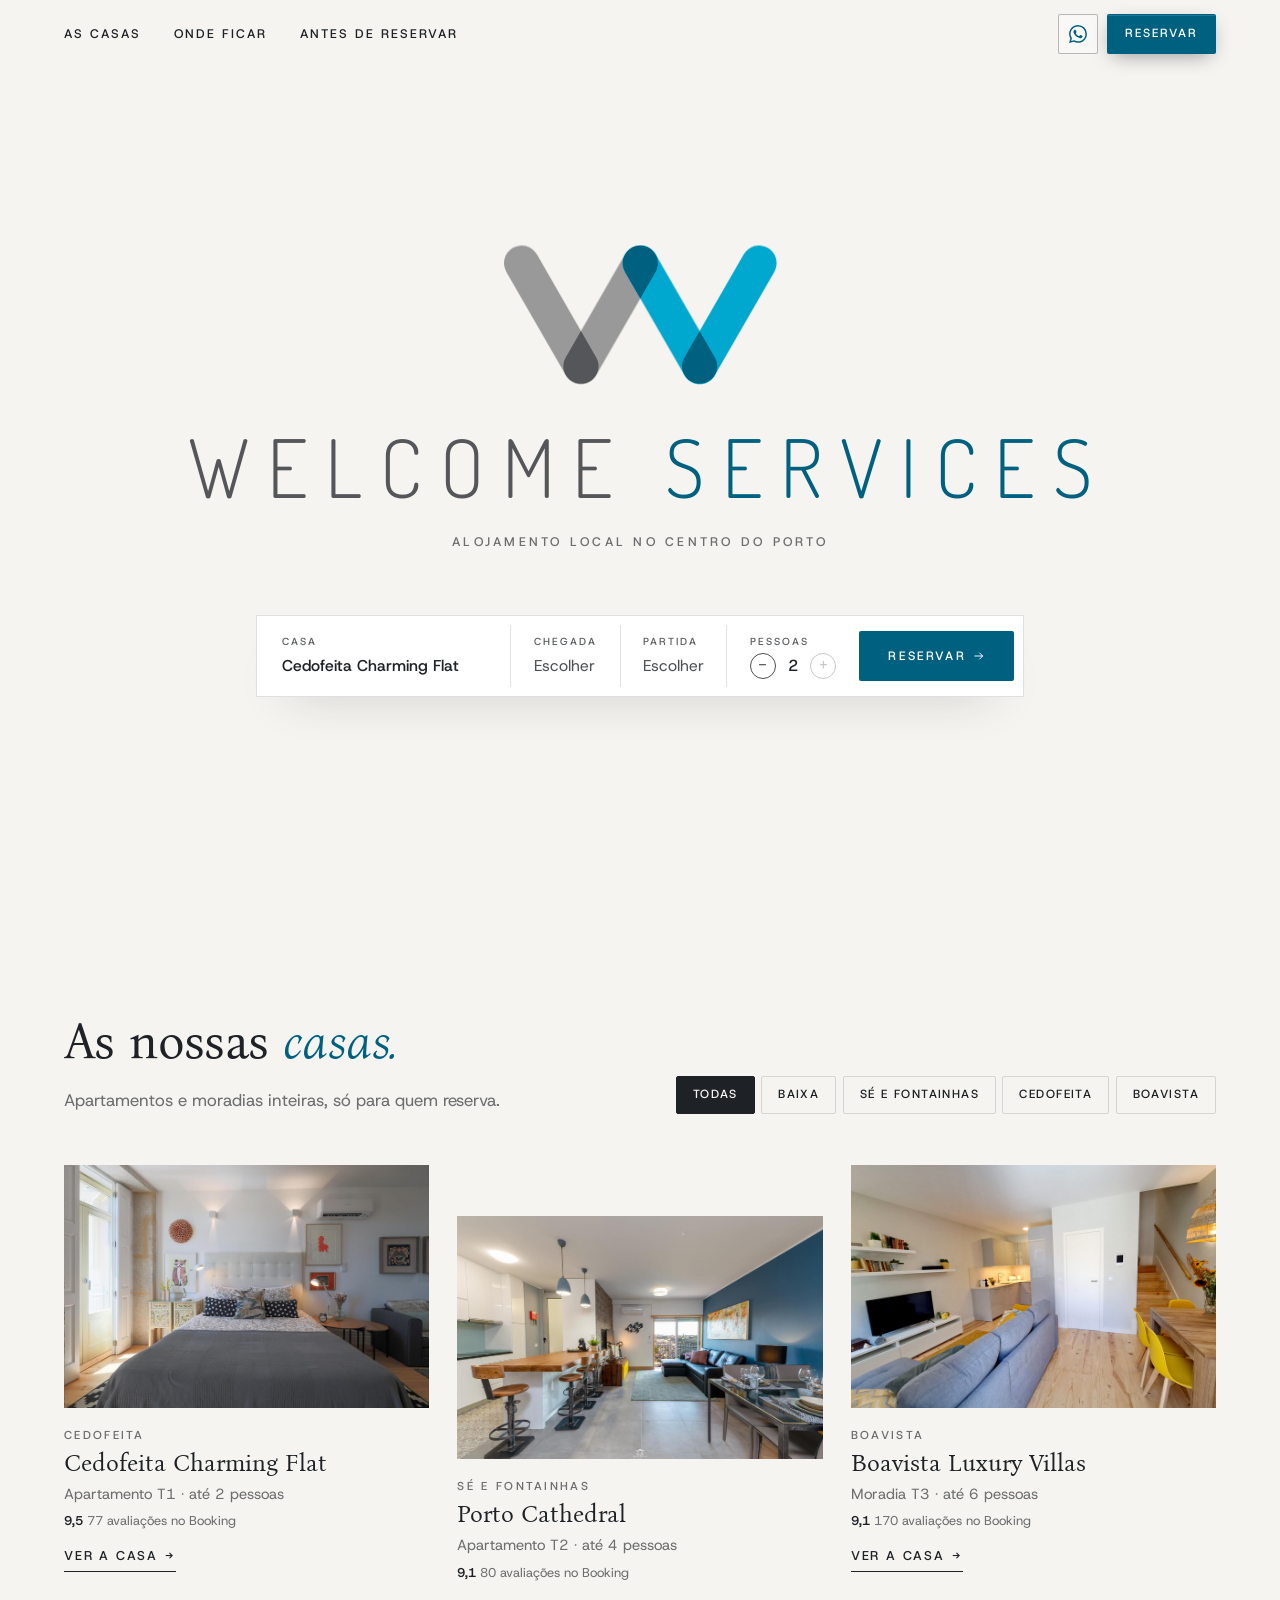
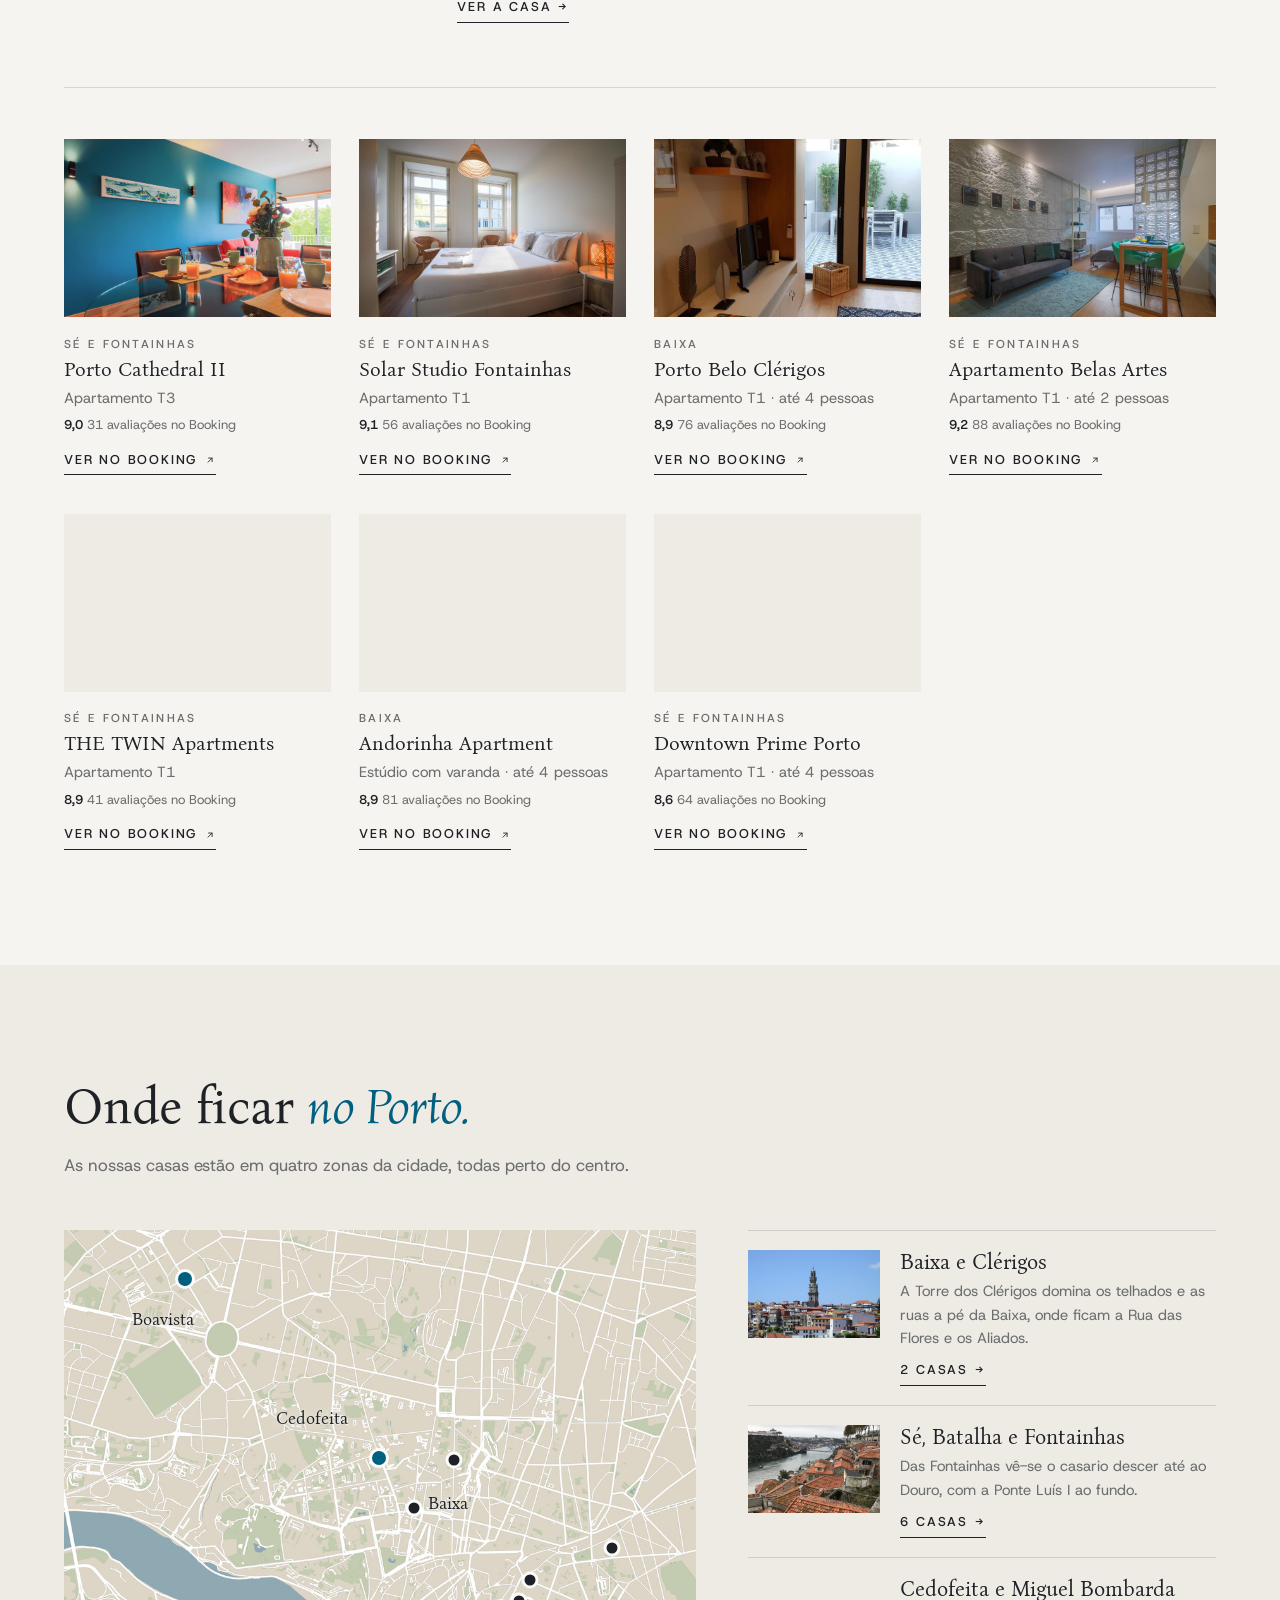
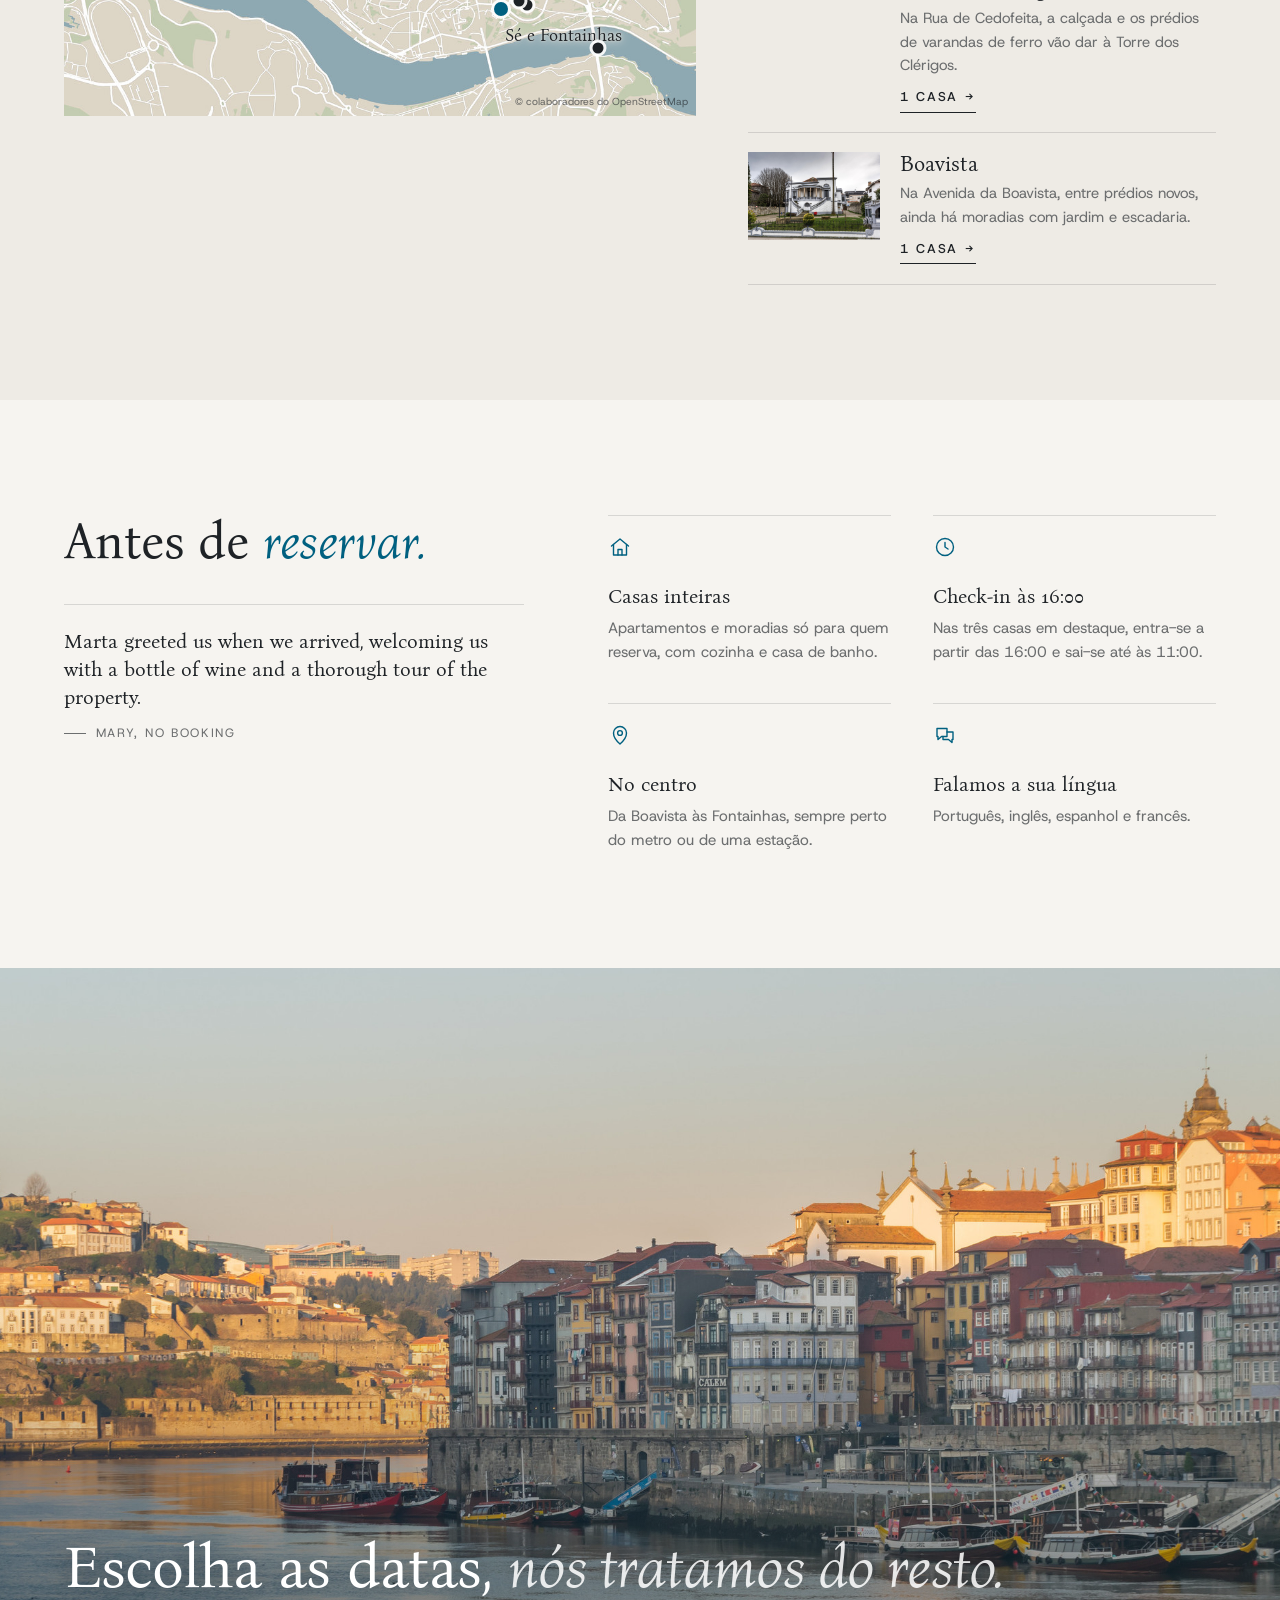
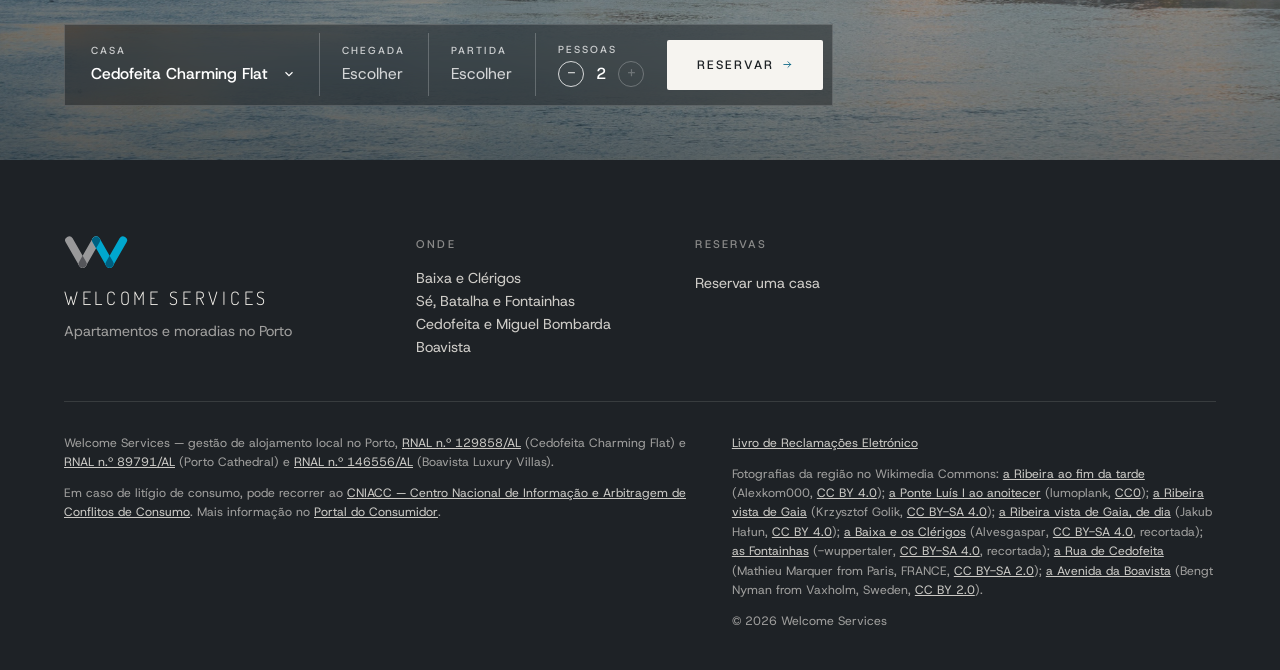
<file: site/index.html>
<!doctype html>
<html lang="pt-PT">
<head>
<meta charset="utf-8">
<meta name="viewport" content="width=device-width, initial-scale=1">
<title>Welcome Services — Apartamentos e moradias no Porto</title>
<meta name="description" content="Apartamentos e moradias para ficar no centro do Porto: na Baixa, junto à Sé, em Cedofeita e na Boavista.">
<meta property="og:title" content="Welcome Services — Apartamentos e moradias no Porto">
<meta property="og:description" content="Apartamentos e moradias para ficar no centro do Porto: na Baixa, junto à Sé, em Cedofeita e na Boavista.">
<meta property="og:image" content="assets/img/porto-hero-4-1400.jpg">
<meta name="robots" content="noindex">
<meta name="theme-color" content="#f6f4f0">
<link rel="icon" href="data:image/svg+xml,%3Csvg xmlns=%22http://www.w3.org/2000/svg%22 viewBox=%220 0 560 280%22 role=%22img%22 aria-label=%22Welcome Services%22%3E %3Cdefs%3E %3Cmask id=%22ma%22 maskUnits=%22userSpaceOnUse%22 x=%220%22 y=%220%22 width=%22560%22 height=%22280%22%3E%3Cpath class=%22wm-l%22 style=%22--i:0%22 pathLength=%221%22 d=%22M45 38L163 243%22 fill=%22none%22 stroke=%22%23fff%22 stroke-width=%2270%22 stroke-linecap=%22round%22/%3E%3C/mask%3E %3Cmask id=%22mb%22 maskUnits=%22userSpaceOnUse%22 x=%220%22 y=%220%22 width=%22560%22 height=%22280%22%3E%3Cpath class=%22wm-l%22 style=%22--i:1%22 pathLength=%221%22 d=%22M163 243L281 38%22 fill=%22none%22 stroke=%22%23fff%22 stroke-width=%2270%22 stroke-linecap=%22round%22/%3E%3C/mask%3E %3Cmask id=%22mc%22 maskUnits=%22userSpaceOnUse%22 x=%220%22 y=%220%22 width=%22560%22 height=%22280%22%3E%3Cpath class=%22wm-l%22 style=%22--i:2%22 pathLength=%221%22 d=%22M281 38L399 243%22 fill=%22none%22 stroke=%22%23fff%22 stroke-width=%2270%22 stroke-linecap=%22round%22/%3E%3C/mask%3E %3C/defs%3E %3Cg fill=%22none%22 stroke-width=%2270%22 stroke-linecap=%22round%22%3E %3Cpath class=%22wm-l%22 style=%22--i:0%22 pathLength=%221%22 d=%22M45 38L163 243%22 stroke=%22%2399999A%22/%3E %3Cpath class=%22wm-l%22 style=%22--i:1%22 pathLength=%221%22 d=%22M163 243L281 38%22 stroke=%22%2399999A%22/%3E %3Cpath class=%22wm-l%22 style=%22--i:1%22 pathLength=%221%22 d=%22M163 243L281 38%22 stroke=%22%2355565A%22 mask=%22url%28%23ma%29%22/%3E %3Cpath class=%22wm-l%22 style=%22--i:2%22 pathLength=%221%22 d=%22M281 38L399 243%22 stroke=%22%2300A7CE%22/%3E %3Cpath class=%22wm-l%22 style=%22--i:2%22 pathLength=%221%22 d=%22M281 38L399 243%22 stroke=%22%23006080%22 mask=%22url%28%23mb%29%22/%3E %3Cpath class=%22wm-l%22 style=%22--i:3%22 pathLength=%221%22 d=%22M399 243L517 38%22 stroke=%22%2300A7CE%22/%3E %3Cpath class=%22wm-l%22 style=%22--i:3%22 pathLength=%221%22 d=%22M399 243L517 38%22 stroke=%22%23006080%22 mask=%22url%28%23mc%29%22/%3E %3C/g%3E %3C/svg%3E">
<link rel="preconnect" href="https://fonts.googleapis.com">
<link rel="preconnect" href="https://fonts.gstatic.com" crossorigin>
<link href="https://fonts.googleapis.com/css2?family=Bona+Nova:ital,wght@0,400;1,400&family=Host+Grotesk:wght@400;500;600&display=swap" rel="stylesheet">
<link href="https://fonts.googleapis.com/css2?family=Dosis:wght@300;400;500&amp;display=swap" rel="stylesheet">
<link rel="stylesheet" href="assets/base.css">
<link rel="stylesheet" href="assets/tema.css">
<link rel="stylesheet" href="assets/agencia.css">
</head>
<body class="w-landing w-landing--marca w-hero-claro" style="--destaque:#006080;--destaque-2:#00455c;--destaque-claro:#8cb7c6;--escuro:#22323b;--escuro-2:#2d424e">
<a class="saltar" href="#conteudo">Saltar para o conteúdo</a>

<header class="topo topo--centro w-topo" id="topo">
  <nav class="topo__nav" aria-label="Secções">
    <a href="#casas">As casas</a>
    <a href="#onde-ficar">Onde ficar</a>
    <a href="#bom-saber">Antes de reservar</a>
  </nav>
  <a class="topo__marca" href="#inicio" aria-label="Welcome Services, início"><span class="topo__logo"><svg aria-hidden="true" focusable="false" xmlns="http://www.w3.org/2000/svg" viewBox="0 0 560 280">
<defs>
<mask id="lt-ma" maskUnits="userSpaceOnUse" x="0" y="0" width="560" height="280"><path class="wm-l" style="--i:0" pathLength="1" d="M45 38L163 243" fill="none" stroke="#fff" stroke-width="70" stroke-linecap="round"/></mask>
<mask id="lt-mb" maskUnits="userSpaceOnUse" x="0" y="0" width="560" height="280"><path class="wm-l" style="--i:1" pathLength="1" d="M163 243L281 38" fill="none" stroke="#fff" stroke-width="70" stroke-linecap="round"/></mask>
<mask id="lt-mc" maskUnits="userSpaceOnUse" x="0" y="0" width="560" height="280"><path class="wm-l" style="--i:2" pathLength="1" d="M281 38L399 243" fill="none" stroke="#fff" stroke-width="70" stroke-linecap="round"/></mask>
</defs>
<g fill="none" stroke-width="70" stroke-linecap="round">
<path class="wm-l" style="--i:0" pathLength="1" d="M45 38L163 243" stroke="#99999A"/>
<path class="wm-l" style="--i:1" pathLength="1" d="M163 243L281 38" stroke="#99999A"/>
<path class="wm-l" style="--i:1" pathLength="1" d="M163 243L281 38" stroke="#55565A" mask="url(#lt-ma)"/>
<path class="wm-l" style="--i:2" pathLength="1" d="M281 38L399 243" stroke="#00A7CE"/>
<path class="wm-l" style="--i:2" pathLength="1" d="M281 38L399 243" stroke="#006080" mask="url(#lt-mb)"/>
<path class="wm-l" style="--i:3" pathLength="1" d="M399 243L517 38" stroke="#00A7CE"/>
<path class="wm-l" style="--i:3" pathLength="1" d="M399 243L517 38" stroke="#006080" mask="url(#lt-mc)"/>
</g>
</svg></span><span>Welcome Services</span></a>
  <div class="topo__res"><a class="topo__wpp" href="https://wa.me/?text=Ol%C3%A1%21%20Gostava%20de%20saber%20a%20disponibilidade%20para%20uma%20das%20vossas%20casas%20no%20Porto." target="_blank" rel="noopener" aria-label="Falar por WhatsApp"><svg class="i-wpp" viewBox="0 0 24 24" aria-hidden="true"><path d="M17.47 14.38c-.3-.15-1.76-.87-2.03-.97-.27-.1-.47-.15-.67.15-.2.3-.77.97-.94 1.16-.17.2-.35.22-.64.08-.3-.15-1.26-.46-2.39-1.48-.88-.79-1.48-1.76-1.65-2.06-.17-.3-.02-.46.13-.61.13-.13.3-.35.45-.52.15-.17.2-.3.3-.5.1-.2.05-.37-.03-.52-.07-.15-.67-1.61-.92-2.2-.24-.58-.49-.5-.67-.51h-.57c-.2 0-.52.07-.79.37-.27.3-1.04 1.02-1.04 2.48s1.07 2.88 1.21 3.07c.15.2 2.1 3.2 5.08 4.49.71.31 1.26.49 1.7.63.71.22 1.36.19 1.87.12.57-.09 1.76-.72 2-1.41.25-.7.25-1.29.18-1.41-.08-.13-.27-.2-.57-.35ZM12.05 21.79h-.01a9.87 9.87 0 0 1-5.03-1.38l-.36-.21-3.74.98 1-3.65-.24-.37a9.86 9.86 0 0 1-1.51-5.26c0-5.45 4.44-9.88 9.89-9.88 2.64 0 5.12 1.03 6.99 2.9a9.82 9.82 0 0 1 2.89 6.99c0 5.45-4.44 9.88-9.88 9.88Zm8.41-18.3A11.82 11.82 0 0 0 12.05 0C5.5 0 .16 5.34.16 11.89c0 2.1.55 4.14 1.59 5.95L.06 24l6.3-1.65a11.88 11.88 0 0 0 5.68 1.45h.01c6.55 0 11.89-5.34 11.89-11.9a11.82 11.82 0 0 0-3.48-8.41Z"/></svg></a><a class="botao botao--topo" href="#reservar">Reservar</a></div>
</header>

<main id="conteudo">

<section class="hero w-hero w-hero--marca" id="inicio">
  <div class="largura w-marca">
    <span class="w-marca__logo"><svg aria-hidden="true" focusable="false" xmlns="http://www.w3.org/2000/svg" viewBox="0 0 560 280">
<defs>
<mask id="lh-ma" maskUnits="userSpaceOnUse" x="0" y="0" width="560" height="280"><path class="wm-l" style="--i:0" pathLength="1" d="M45 38L163 243" fill="none" stroke="#fff" stroke-width="70" stroke-linecap="round"/></mask>
<mask id="lh-mb" maskUnits="userSpaceOnUse" x="0" y="0" width="560" height="280"><path class="wm-l" style="--i:1" pathLength="1" d="M163 243L281 38" fill="none" stroke="#fff" stroke-width="70" stroke-linecap="round"/></mask>
<mask id="lh-mc" maskUnits="userSpaceOnUse" x="0" y="0" width="560" height="280"><path class="wm-l" style="--i:2" pathLength="1" d="M281 38L399 243" fill="none" stroke="#fff" stroke-width="70" stroke-linecap="round"/></mask>
</defs>
<g fill="none" stroke-width="70" stroke-linecap="round">
<path class="wm-l" style="--i:0" pathLength="1" d="M45 38L163 243" stroke="#99999A"/>
<path class="wm-l" style="--i:1" pathLength="1" d="M163 243L281 38" stroke="#99999A"/>
<path class="wm-l" style="--i:1" pathLength="1" d="M163 243L281 38" stroke="#55565A" mask="url(#lh-ma)"/>
<path class="wm-l" style="--i:2" pathLength="1" d="M281 38L399 243" stroke="#00A7CE"/>
<path class="wm-l" style="--i:2" pathLength="1" d="M281 38L399 243" stroke="#006080" mask="url(#lh-mb)"/>
<path class="wm-l" style="--i:3" pathLength="1" d="M399 243L517 38" stroke="#00A7CE"/>
<path class="wm-l" style="--i:3" pathLength="1" d="M399 243L517 38" stroke="#006080" mask="url(#lh-mc)"/>
</g>
</svg></span>
    <h1 aria-label="Welcome Services"><span><i style="--l:1">W</i><i style="--l:2">e</i><i style="--l:3">l</i><i style="--l:4">c</i><i style="--l:5">o</i><i style="--l:6">m</i><i style="--l:7">e</i></span> <span><i style="--l:8">S</i><i style="--l:9">e</i><i style="--l:10">r</i><i style="--l:11">v</i><i style="--l:12">i</i><i style="--l:13">c</i><i style="--l:14">e</i><i style="--l:15">s</i></span></h1>
    <p class="w-marca__linha">Alojamento local no centro do Porto</p>
    <div class="w-marca__res"><form class="rb rb--barra-claro" id="reservar" data-casas="[{&quot;url&quot;: &quot;https://www.booking.com/hotel/pt/cedofeita-charming-flat.pt-pt.html&quot;, &quot;max&quot;: 2, &quot;nome&quot;: &quot;Cedofeita Charming Flat&quot;}, {&quot;url&quot;: &quot;https://www.booking.com/hotel/pt/porto-cathedral.pt-pt.html&quot;, &quot;max&quot;: 4, &quot;nome&quot;: &quot;Porto Cathedral&quot;}, {&quot;url&quot;: &quot;https://www.booking.com/hotel/pt/boavista-luxury-villas.pt-pt.html&quot;, &quot;max&quot;: 6, &quot;nome&quot;: &quot;Boavista Luxury Villas&quot;}, {&quot;url&quot;: &quot;https://www.booking.com/hotel/pt/porto-cathedral-ii.pt-pt.html&quot;, &quot;max&quot;: 6, &quot;nome&quot;: &quot;Porto Cathedral II&quot;}, {&quot;url&quot;: &quot;https://www.booking.com/hotel/pt/solar-studio-fontainhas.pt-pt.html&quot;, &quot;max&quot;: 2, &quot;nome&quot;: &quot;Solar Studio Fontainhas&quot;}, {&quot;url&quot;: &quot;https://www.booking.com/hotel/pt/porto-belo-clerigos.pt-pt.html&quot;, &quot;max&quot;: 4, &quot;nome&quot;: &quot;Porto Belo Clérigos&quot;}, {&quot;url&quot;: &quot;https://www.booking.com/hotel/pt/apartmentsporto-apartamento-belas-artes.pt-pt.html&quot;, &quot;max&quot;: 2, &quot;nome&quot;: &quot;Apartamento Belas Artes&quot;}, {&quot;url&quot;: &quot;https://www.booking.com/hotel/pt/the-twin-apartments.pt-pt.html&quot;, &quot;max&quot;: 2, &quot;nome&quot;: &quot;THE TWIN Apartments&quot;}, {&quot;url&quot;: &quot;https://www.booking.com/hotel/pt/andorinha-apartment.pt-pt.html&quot;, &quot;max&quot;: 4, &quot;nome&quot;: &quot;Andorinha Apartment&quot;}, {&quot;url&quot;: &quot;https://www.booking.com/hotel/pt/downtown-prime-porto.pt-pt.html&quot;, &quot;max&quot;: 4, &quot;nome&quot;: &quot;Downtown Prime Porto&quot;}]" data-sel="0">
      <label class="rb__campo rb__casa"><span>Casa</span><select aria-label="Casa"><option value="0" selected>Cedofeita Charming Flat</option><option value="1">Porto Cathedral</option><option value="2">Boavista Luxury Villas</option><option value="3">Porto Cathedral II</option><option value="4">Solar Studio Fontainhas</option><option value="5">Porto Belo Clérigos</option><option value="6">Apartamento Belas Artes</option><option value="7">THE TWIN Apartments</option><option value="8">Andorinha Apartment</option><option value="9">Downtown Prime Porto</option></select></label><button type="button" class="rb__campo" data-campo="in"><span>Chegada</span><b>Escolher</b></button>
      <button type="button" class="rb__campo" data-campo="out"><span>Partida</span><b>Escolher</b></button>
      <div class="rb__campo rb__pessoas"><span>Pessoas</span><div><button type="button" data-passo="-1" aria-label="Menos uma pessoa">−</button><output>2</output><button type="button" data-passo="1" aria-label="Mais uma pessoa">+</button></div></div>
      <a class="botao botao--seta rb__ir" href="https://www.booking.com/hotel/pt/cedofeita-charming-flat.pt-pt.html" target="_blank" rel="noopener">Reservar</a>
      <div class="rb__cal" hidden></div>
    </form></div>
  </div>
</section>

<section class="w-sec wcat" id="casas" aria-labelledby="casas-t">
  <div class="largura">
    <div class="wcat__cab"><header class="w-cab "><h2 class="w-titulo" id="casas-t">As nossas <em>casas.</em></h2><p class="w-frase">Apartamentos e moradias inteiras, só para quem reserva.</p></header><div class="wcat__chips" role="group" aria-label="Filtrar por zona"><button type="button" data-zf="todas" aria-pressed="true">Todas</button><button type="button" data-zf="baixa" aria-pressed="false">Baixa</button><button type="button" data-zf="se" aria-pressed="false">Sé e Fontainhas</button><button type="button" data-zf="cedofeita" aria-pressed="false">Cedofeita</button><button type="button" data-zf="boavista" aria-pressed="false">Boavista</button></div></div>
    <div class="w-grelha w-grelha--3 wcat__dest"><a class="wc" href="cedofeita-charming-flat/index.html" data-zona="cedofeita">
        <figure><img src="assets/img/a-quarto-cama-1400.jpg" srcset="assets/img/a-quarto-cama-800.jpg 800w, assets/img/a-quarto-cama-1400.jpg 1400w, assets/img/a-quarto-cama.jpg 2048w" sizes="(max-width: 760px) 92vw, 30vw" alt="Quarto com cama de casal, tapete geométrico e janelas de sacada abertas para a luz" width="2048" height="1365" loading="lazy" decoding="async"></figure>
        <p class="w-eti">Cedofeita</p>
        <h3>Cedofeita Charming Flat</h3>
        <p class="wc__linha">Apartamento T1 · até 2 pessoas</p>
        <span class="wc__nota"><b>9,5</b> 77 avaliações no Booking</span>
        <span class="w-link">Ver a casa <span class="w-seta" aria-hidden="true">→</span></span>
      </a><a class="wc" href="porto-cathedral/index.html" data-zona="se">
        <figure><img src="assets/img/b-capa-1400.jpg" srcset="assets/img/b-capa-800.jpg 800w, assets/img/b-capa-1400.jpg 1400w, assets/img/b-capa.jpg 2048w" sizes="(max-width: 760px) 92vw, 30vw" alt="Cozinha e sala em espaço aberto com parede azul e janela sobre a cidade" width="2048" height="1365" loading="lazy" decoding="async"></figure>
        <p class="w-eti">Sé e Fontainhas</p>
        <h3>Porto Cathedral</h3>
        <p class="wc__linha">Apartamento T2 · até 4 pessoas</p>
        <span class="wc__nota"><b>9,1</b> 80 avaliações no Booking</span>
        <span class="w-link">Ver a casa <span class="w-seta" aria-hidden="true">→</span></span>
      </a><a class="wc" href="boavista-luxury-villas/index.html" data-zona="boavista">
        <figure><img src="assets/img/c-sala-1400.jpg" srcset="assets/img/c-sala-800.jpg 800w, assets/img/c-sala-1400.jpg 1400w, assets/img/c-sala-2000.jpg 2000w, assets/img/c-sala.jpg 3706w" sizes="(max-width: 760px) 92vw, 30vw" alt="A sala com sofá de canto azul e almofadas amarelas, a cozinha ao fundo" width="3706" height="2780" loading="lazy" decoding="async"></figure>
        <p class="w-eti">Boavista</p>
        <h3>Boavista Luxury Villas</h3>
        <p class="wc__linha">Moradia T3 · até 6 pessoas</p>
        <span class="wc__nota"><b>9,1</b> 170 avaliações no Booking</span>
        <span class="w-link">Ver a casa <span class="w-seta" aria-hidden="true">→</span></span>
      </a></div>
    <div class="w-grelha w-grelha--4 wcat__resto"><a class="wc" href="https://www.booking.com/hotel/pt/porto-cathedral-ii.pt-pt.html" target="_blank" rel="noopener" data-zona="se">
        <figure><img src="assets/img/cat-porto-cathedral-ii-800.jpg" srcset="assets/img/cat-porto-cathedral-ii-800.jpg 800w, assets/img/cat-porto-cathedral-ii.jpg 1280w" sizes="(max-width: 760px) 92vw, 23vw" alt="Porto Cathedral II, no Porto" width="1280" height="853" loading="lazy" decoding="async"></figure>
        <p class="w-eti">Sé e Fontainhas</p>
        <h3>Porto Cathedral II</h3>
        <p class="wc__linha">Apartamento T3</p>
        <span class="wc__nota"><b>9,0</b> 31 avaliações no Booking</span>
        <span class="w-link">Ver no Booking <svg class="w-fora" viewBox="0 0 24 24" aria-hidden="true"><path d="M8 16 16 8M9 8h7v7"/></svg></span>
      </a><a class="wc" href="https://www.booking.com/hotel/pt/solar-studio-fontainhas.pt-pt.html" target="_blank" rel="noopener" data-zona="se">
        <figure><img src="assets/img/cat-solar-studio-fontainhas-800.jpg" srcset="assets/img/cat-solar-studio-fontainhas-800.jpg 800w, assets/img/cat-solar-studio-fontainhas.jpg 1280w" sizes="(max-width: 760px) 92vw, 23vw" alt="Solar Studio Fontainhas, no Porto" width="1280" height="853" loading="lazy" decoding="async"></figure>
        <p class="w-eti">Sé e Fontainhas</p>
        <h3>Solar Studio Fontainhas</h3>
        <p class="wc__linha">Apartamento T1</p>
        <span class="wc__nota"><b>9,1</b> 56 avaliações no Booking</span>
        <span class="w-link">Ver no Booking <svg class="w-fora" viewBox="0 0 24 24" aria-hidden="true"><path d="M8 16 16 8M9 8h7v7"/></svg></span>
      </a><a class="wc" href="https://www.booking.com/hotel/pt/porto-belo-clerigos.pt-pt.html" target="_blank" rel="noopener" data-zona="baixa">
        <figure><img src="assets/img/cat-porto-belo-clerigos.jpg" srcset="assets/img/cat-porto-belo-clerigos.jpg 675w" sizes="(max-width: 760px) 92vw, 23vw" alt="Porto Belo Clérigos, no Porto" width="675" height="900" loading="lazy" decoding="async"></figure>
        <p class="w-eti">Baixa</p>
        <h3>Porto Belo Clérigos</h3>
        <p class="wc__linha">Apartamento T1 · até 4 pessoas</p>
        <span class="wc__nota"><b>8,9</b> 76 avaliações no Booking</span>
        <span class="w-link">Ver no Booking <svg class="w-fora" viewBox="0 0 24 24" aria-hidden="true"><path d="M8 16 16 8M9 8h7v7"/></svg></span>
      </a><a class="wc" href="https://www.booking.com/hotel/pt/apartmentsporto-apartamento-belas-artes.pt-pt.html" target="_blank" rel="noopener" data-zona="se">
        <figure><img src="assets/img/cat-apartamento-belas-artes-800.jpg" srcset="assets/img/cat-apartamento-belas-artes-800.jpg 800w, assets/img/cat-apartamento-belas-artes.jpg 1280w" sizes="(max-width: 760px) 92vw, 23vw" alt="Apartamento Belas Artes, no Porto" width="1280" height="853" loading="lazy" decoding="async"></figure>
        <p class="w-eti">Sé e Fontainhas</p>
        <h3>Apartamento Belas Artes</h3>
        <p class="wc__linha">Apartamento T1 · até 2 pessoas</p>
        <span class="wc__nota"><b>9,2</b> 88 avaliações no Booking</span>
        <span class="w-link">Ver no Booking <svg class="w-fora" viewBox="0 0 24 24" aria-hidden="true"><path d="M8 16 16 8M9 8h7v7"/></svg></span>
      </a><a class="wc" href="https://www.booking.com/hotel/pt/the-twin-apartments.pt-pt.html" target="_blank" rel="noopener" data-zona="se">
        <figure><img src="assets/img/cat-the-twin-apartments-800.jpg" srcset="assets/img/cat-the-twin-apartments-800.jpg 800w, assets/img/cat-the-twin-apartments.jpg 1280w" sizes="(max-width: 760px) 92vw, 23vw" alt="THE TWIN Apartments, no Porto" width="1280" height="853" loading="lazy" decoding="async"></figure>
        <p class="w-eti">Sé e Fontainhas</p>
        <h3>THE TWIN Apartments</h3>
        <p class="wc__linha">Apartamento T1</p>
        <span class="wc__nota"><b>8,9</b> 41 avaliações no Booking</span>
        <span class="w-link">Ver no Booking <svg class="w-fora" viewBox="0 0 24 24" aria-hidden="true"><path d="M8 16 16 8M9 8h7v7"/></svg></span>
      </a><a class="wc" href="https://www.booking.com/hotel/pt/andorinha-apartment.pt-pt.html" target="_blank" rel="noopener" data-zona="baixa">
        <figure><img src="assets/img/cat-andorinha-apartment-800.jpg" srcset="assets/img/cat-andorinha-apartment-800.jpg 800w, assets/img/cat-andorinha-apartment.jpg 1280w" sizes="(max-width: 760px) 92vw, 23vw" alt="Andorinha Apartment, no Porto" width="1280" height="853" loading="lazy" decoding="async"></figure>
        <p class="w-eti">Baixa</p>
        <h3>Andorinha Apartment</h3>
        <p class="wc__linha">Estúdio com varanda · até 4 pessoas</p>
        <span class="wc__nota"><b>8,9</b> 81 avaliações no Booking</span>
        <span class="w-link">Ver no Booking <svg class="w-fora" viewBox="0 0 24 24" aria-hidden="true"><path d="M8 16 16 8M9 8h7v7"/></svg></span>
      </a><a class="wc" href="https://www.booking.com/hotel/pt/downtown-prime-porto.pt-pt.html" target="_blank" rel="noopener" data-zona="se">
        <figure><img src="assets/img/cat-downtown-prime-porto-800.jpg" srcset="assets/img/cat-downtown-prime-porto-800.jpg 800w, assets/img/cat-downtown-prime-porto.jpg 1280w" sizes="(max-width: 760px) 92vw, 23vw" alt="Downtown Prime Porto, no Porto" width="1280" height="856" loading="lazy" decoding="async"></figure>
        <p class="w-eti">Sé e Fontainhas</p>
        <h3>Downtown Prime Porto</h3>
        <p class="wc__linha">Apartamento T1 · até 4 pessoas</p>
        <span class="wc__nota"><b>8,6</b> 64 avaliações no Booking</span>
        <span class="w-link">Ver no Booking <svg class="w-fora" viewBox="0 0 24 24" aria-hidden="true"><path d="M8 16 16 8M9 8h7v7"/></svg></span>
      </a></div>
  </div>
</section>

<section class="w-sec w-sec--2 wz" id="onde-ficar" aria-labelledby="wz-t">
  <div class="largura">
    <header class="w-cab "><h2 class="w-titulo" id="wz-t">Onde ficar <em>no Porto.</em></h2><p class="w-frase">As nossas casas estão em quatro zonas da cidade, todas perto do centro.</p></header>
    <div class="wz__g">
      <figure class="wz__mapa" style="--ar:1.3004">
        <img src="assets/img/mapa-porto.jpg" srcset="assets/img/mapa-porto-800.jpg 1000w, assets/img/mapa-porto.jpg 2000w" sizes="(max-width: 900px) 100vw, 56vw" alt="Mapa do centro do Porto com as casas da Welcome Services" width="2000" height="1538" loading="lazy">
        <span class="wz__nome" style="left:60.75%;top:56.33%">Baixa</span><span class="wz__nome" style="left:79.02%;top:83.42%">Sé e Fontainhas</span><span class="wz__nome" style="left:39.25%;top:38.88%">Cedofeita</span><span class="wz__nome" style="left:15.61%;top:18.46%">Boavista</span><a class="wz__pino wz__pino--pag" style="left:49.87%;top:46.93%" href="cedofeita-charming-flat/index.html" data-zona="cedofeita"><i></i><span>Cedofeita Charming Flat</span></a><a class="wz__pino wz__pino--pag" style="left:69.09%;top:78.04%" href="porto-cathedral/index.html" data-zona="se"><i></i><span>Porto Cathedral</span></a><a class="wz__pino wz__pino--pag" style="left:19.16%;top:10.11%" href="boavista-luxury-villas/index.html" data-zona="boavista"><i></i><span>Boavista Luxury Villas</span></a><a class="wz__pino" style="left:73.21%;top:77.11%" href="#casas" data-zona="se"><i></i><span>Porto Cathedral II</span></a><a class="wz__pino" style="left:84.39%;top:86.02%" href="#casas" data-zona="se"><i></i><span>Solar Studio Fontainhas</span></a><a class="wz__pino" style="left:55.42%;top:57.18%" href="#casas" data-zona="baixa"><i></i><span>Porto Belo Clérigos</span></a><a class="wz__pino" style="left:86.69%;top:65.34%" href="#casas" data-zona="se"><i></i><span>Apartamento Belas Artes</span></a><a class="wz__pino" style="left:72.03%;top:76.22%" href="#casas" data-zona="se"><i></i><span>THE TWIN Apartments</span></a><a class="wz__pino" style="left:61.67%;top:47.31%" href="#casas" data-zona="baixa"><i></i><span>Andorinha Apartment</span></a><a class="wz__pino" style="left:73.64%;top:72.06%" href="#casas" data-zona="se"><i></i><span>Downtown Prime Porto</span></a>
        <figcaption>© colaboradores do OpenStreetMap</figcaption>
      </figure>
      <ol class="wz__lista"><li class="wz__z" data-zona="baixa">
          <figure><img src="assets/img/zona-baixa-1400.jpg" srcset="assets/img/zona-baixa-800.jpg 800w, assets/img/zona-baixa-1400.jpg 1400w, assets/img/zona-baixa-2000.jpg 2000w, assets/img/zona-baixa.jpg 2400w" sizes="(max-width: 760px) 40vw, 14vw" alt="Torre dos Clérigos a erguer-se sobre os telhados e prédios da Baixa do Porto num dia de céu azul" width="2400" height="1601" loading="lazy" decoding="async"></figure>
          <div><h3>Baixa e Clérigos</h3><p>A Torre dos Clérigos domina os telhados e as ruas a pé da Baixa, onde ficam a Rua das Flores e os Aliados.</p><a class="w-link" href="#casas" data-filtra="baixa">2 casas <span class="w-seta" aria-hidden="true">→</span></a></div>
        </li><li class="wz__z" data-zona="se">
          <figure><img src="assets/img/zona-se-1400.jpg" srcset="assets/img/zona-se-800.jpg 800w, assets/img/zona-se-1400.jpg 1400w, assets/img/zona-se-2000.jpg 2000w, assets/img/zona-se.jpg 2400w" sizes="(max-width: 760px) 40vw, 14vw" alt="Telhados das Fontainhas sobre o Douro, com a Ponte Luís I ao fundo" width="2400" height="1575" loading="lazy" decoding="async"></figure>
          <div><h3>Sé, Batalha e Fontainhas</h3><p>Das Fontainhas vê-se o casario descer até ao Douro, com a Ponte Luís I ao fundo.</p><a class="w-link" href="#casas" data-filtra="se">6 casas <span class="w-seta" aria-hidden="true">→</span></a></div>
        </li><li class="wz__z" data-zona="cedofeita">
          <figure><img src="assets/img/zona-cedofeita-1400.jpg" srcset="assets/img/zona-cedofeita-800.jpg 800w, assets/img/zona-cedofeita-1400.jpg 1400w, assets/img/zona-cedofeita-2000.jpg 2000w, assets/img/zona-cedofeita.jpg 2400w" sizes="(max-width: 760px) 40vw, 14vw" alt="Rua de Cedofeita com calçada portuguesa e casario de varandas de ferro, e a Torre dos Clérigos ao fundo" width="2400" height="1600" loading="lazy" decoding="async"></figure>
          <div><h3>Cedofeita e Miguel Bombarda</h3><p>Na Rua de Cedofeita, a calçada e os prédios de varandas de ferro vão dar à Torre dos Clérigos.</p><a class="w-link" href="#casas" data-filtra="cedofeita">1 casa <span class="w-seta" aria-hidden="true">→</span></a></div>
        </li><li class="wz__z" data-zona="boavista">
          <figure><img src="assets/img/zona-boavista-1400.jpg" srcset="assets/img/zona-boavista-800.jpg 800w, assets/img/zona-boavista-1400.jpg 1400w, assets/img/zona-boavista-2000.jpg 2000w, assets/img/zona-boavista.jpg 2400w" sizes="(max-width: 760px) 40vw, 14vw" alt="Moradia de traça clássica com escadaria e jardim na Avenida da Boavista" width="2400" height="1602" loading="lazy" decoding="async"></figure>
          <div><h3>Boavista</h3><p>Na Avenida da Boavista, entre prédios novos, ainda há moradias com jardim e escadaria.</p><a class="w-link" href="#casas" data-filtra="boavista">1 casa <span class="w-seta" aria-hidden="true">→</span></a></div>
        </li></ol>
    </div>
  </div>
</section>

<section class="w-sec winfo" id="bom-saber" aria-labelledby="info-t">
  <div class="largura winfo__g">
    <div><header class="w-cab "><h2 class="w-titulo" id="info-t">Antes de <em>reservar.</em></h2></header><figure class="w-cit"><blockquote>Marta greeted us when we arrived, welcoming us with a bottle of wine and a thorough tour of the property.</blockquote><figcaption>Mary, no Booking</figcaption></figure></div>
    <ul class="winfo__lista"><li><svg viewBox="0 0 24 24" aria-hidden="true"><path d="M3.5 11L12 4l8.5 7"/><path d="M5.5 9.5V20h13V9.5"/><path d="M10 20v-5.5h4V20"/></svg><h3>Casas inteiras</h3><p>Apartamentos e moradias só para quem reserva, com cozinha e casa de banho.</p></li><li><svg viewBox="0 0 24 24" aria-hidden="true"><circle cx="12" cy="12" r="8.5"/><path d="M12 7.5V12l3 2"/></svg><h3>Check-in às 16:00</h3><p>Nas três casas em destaque, entra-se a partir das 16:00 e sai-se até às 11:00.</p></li><li><svg viewBox="0 0 24 24" aria-hidden="true"><path d="M12 21s-6.5-5.6-6.5-11a6.5 6.5 0 0 1 13 0c0 5.4-6.5 11-6.5 11z"/><circle cx="12" cy="10" r="2.4"/></svg><h3>No centro</h3><p>Da Boavista às Fontainhas, sempre perto do metro ou de uma estação.</p></li><li><svg viewBox="0 0 24 24" aria-hidden="true"><path d="M4 5.5h10v8H8.5L5 16.5v-3H4z"/><path d="M14 9h6v7.5h-1v3l-3.5-3H10v-3"/></svg><h3>Falamos a sua língua</h3><p>Português, inglês, espanhol e francês.</p></li></ul>
  </div>
</section>

<section class="w-fecho" aria-labelledby="fim-t">
  <figure><img src="assets/img/porto-hero-3-2000.jpg" srcset="assets/img/porto-hero-3-800.jpg 800w, assets/img/porto-hero-3-1400.jpg 1400w, assets/img/porto-hero-3-2000.jpg 2000w, assets/img/porto-hero-3.jpg 2400w" sizes="max(100vw, calc(100svh * 1.725))" alt="Casario da Ribeira e o Douro visto do Cais de Gaia com luz dourada" width="2400" height="1391" loading="lazy" decoding="async" style="object-position:50% 50%"></figure>
  <div class="largura w-fecho__ecra">
    <h2 id="fim-t">Escolha as datas, <em>nós tratamos do resto.</em></h2>
    <form class="rb rb--barra" data-casas="[{&quot;url&quot;: &quot;https://www.booking.com/hotel/pt/cedofeita-charming-flat.pt-pt.html&quot;, &quot;max&quot;: 2, &quot;nome&quot;: &quot;Cedofeita Charming Flat&quot;}, {&quot;url&quot;: &quot;https://www.booking.com/hotel/pt/porto-cathedral.pt-pt.html&quot;, &quot;max&quot;: 4, &quot;nome&quot;: &quot;Porto Cathedral&quot;}, {&quot;url&quot;: &quot;https://www.booking.com/hotel/pt/boavista-luxury-villas.pt-pt.html&quot;, &quot;max&quot;: 6, &quot;nome&quot;: &quot;Boavista Luxury Villas&quot;}, {&quot;url&quot;: &quot;https://www.booking.com/hotel/pt/porto-cathedral-ii.pt-pt.html&quot;, &quot;max&quot;: 6, &quot;nome&quot;: &quot;Porto Cathedral II&quot;}, {&quot;url&quot;: &quot;https://www.booking.com/hotel/pt/solar-studio-fontainhas.pt-pt.html&quot;, &quot;max&quot;: 2, &quot;nome&quot;: &quot;Solar Studio Fontainhas&quot;}, {&quot;url&quot;: &quot;https://www.booking.com/hotel/pt/porto-belo-clerigos.pt-pt.html&quot;, &quot;max&quot;: 4, &quot;nome&quot;: &quot;Porto Belo Clérigos&quot;}, {&quot;url&quot;: &quot;https://www.booking.com/hotel/pt/apartmentsporto-apartamento-belas-artes.pt-pt.html&quot;, &quot;max&quot;: 2, &quot;nome&quot;: &quot;Apartamento Belas Artes&quot;}, {&quot;url&quot;: &quot;https://www.booking.com/hotel/pt/the-twin-apartments.pt-pt.html&quot;, &quot;max&quot;: 2, &quot;nome&quot;: &quot;THE TWIN Apartments&quot;}, {&quot;url&quot;: &quot;https://www.booking.com/hotel/pt/andorinha-apartment.pt-pt.html&quot;, &quot;max&quot;: 4, &quot;nome&quot;: &quot;Andorinha Apartment&quot;}, {&quot;url&quot;: &quot;https://www.booking.com/hotel/pt/downtown-prime-porto.pt-pt.html&quot;, &quot;max&quot;: 4, &quot;nome&quot;: &quot;Downtown Prime Porto&quot;}]" data-sel="0">
      <label class="rb__campo rb__casa"><span>Casa</span><select aria-label="Casa"><option value="0" selected>Cedofeita Charming Flat</option><option value="1">Porto Cathedral</option><option value="2">Boavista Luxury Villas</option><option value="3">Porto Cathedral II</option><option value="4">Solar Studio Fontainhas</option><option value="5">Porto Belo Clérigos</option><option value="6">Apartamento Belas Artes</option><option value="7">THE TWIN Apartments</option><option value="8">Andorinha Apartment</option><option value="9">Downtown Prime Porto</option></select></label><button type="button" class="rb__campo" data-campo="in"><span>Chegada</span><b>Escolher</b></button>
      <button type="button" class="rb__campo" data-campo="out"><span>Partida</span><b>Escolher</b></button>
      <div class="rb__campo rb__pessoas"><span>Pessoas</span><div><button type="button" data-passo="-1" aria-label="Menos uma pessoa">−</button><output>2</output><button type="button" data-passo="1" aria-label="Mais uma pessoa">+</button></div></div>
      <a class="botao botao--seta rb__ir" href="https://www.booking.com/hotel/pt/cedofeita-charming-flat.pt-pt.html" target="_blank" rel="noopener">Reservar</a>
      <div class="rb__cal" hidden></div>
    </form>
  </div>
</section>

</main>

<footer class="rodape">
  <div class="largura rodape__linha">
    <div class="rodape__casa">
      <a href="#inicio" class="rodape__marca"><span class="rodape__logo"><svg aria-hidden="true" focusable="false" xmlns="http://www.w3.org/2000/svg" viewBox="0 0 560 280">
<defs>
<mask id="lr-ma" maskUnits="userSpaceOnUse" x="0" y="0" width="560" height="280"><path class="wm-l" style="--i:0" pathLength="1" d="M45 38L163 243" fill="none" stroke="#fff" stroke-width="70" stroke-linecap="round"/></mask>
<mask id="lr-mb" maskUnits="userSpaceOnUse" x="0" y="0" width="560" height="280"><path class="wm-l" style="--i:1" pathLength="1" d="M163 243L281 38" fill="none" stroke="#fff" stroke-width="70" stroke-linecap="round"/></mask>
<mask id="lr-mc" maskUnits="userSpaceOnUse" x="0" y="0" width="560" height="280"><path class="wm-l" style="--i:2" pathLength="1" d="M281 38L399 243" fill="none" stroke="#fff" stroke-width="70" stroke-linecap="round"/></mask>
</defs>
<g fill="none" stroke-width="70" stroke-linecap="round">
<path class="wm-l" style="--i:0" pathLength="1" d="M45 38L163 243" stroke="#99999A"/>
<path class="wm-l" style="--i:1" pathLength="1" d="M163 243L281 38" stroke="#99999A"/>
<path class="wm-l" style="--i:1" pathLength="1" d="M163 243L281 38" stroke="#55565A" mask="url(#lr-ma)"/>
<path class="wm-l" style="--i:2" pathLength="1" d="M281 38L399 243" stroke="#00A7CE"/>
<path class="wm-l" style="--i:2" pathLength="1" d="M281 38L399 243" stroke="#006080" mask="url(#lr-mb)"/>
<path class="wm-l" style="--i:3" pathLength="1" d="M399 243L517 38" stroke="#00A7CE"/>
<path class="wm-l" style="--i:3" pathLength="1" d="M399 243L517 38" stroke="#006080" mask="url(#lr-mc)"/>
</g>
</svg></span>Welcome Services</a>
      <p class="rodape__sub">Apartamentos e moradias no Porto</p>
    </div>
    <div class="rodape__onde">
      <h3>Onde</h3>
      <address>Baixa e Clérigos<br>Sé, Batalha e Fontainhas<br>Cedofeita e Miguel Bombarda<br>Boavista</address>
    </div>
    <div class="rodape__reservas">
      <h3>Reservas</h3>
      <a href="#reservar">Reservar uma casa</a>
    </div>
  </div>
  <div class="largura rodape__legal">
    <div>
      <p>Welcome Services — gestão de alojamento local no Porto, <a href="https://rnt.turismodeportugal.pt/RNT/RNAL.aspx?nr=129858" target="_blank" rel="noopener">RNAL n.º 129858/AL</a> (Cedofeita Charming Flat) e <a href="https://rnt.turismodeportugal.pt/RNT/RNAL.aspx?nr=89791" target="_blank" rel="noopener">RNAL n.º 89791/AL</a> (Porto Cathedral) e <a href="https://rnt.turismodeportugal.pt/RNT/RNAL.aspx?nr=146556" target="_blank" rel="noopener">RNAL n.º 146556/AL</a> (Boavista Luxury Villas).</p>
      
      <p>Em caso de litígio de consumo, pode recorrer ao <a href="https://www.cniacc.pt" target="_blank" rel="noopener">CNIACC — Centro Nacional de Informação e Arbitragem de Conflitos de Consumo</a>. Mais informação no <a href="https://www.consumidor.gov.pt" target="_blank" rel="noopener">Portal do Consumidor</a>.</p>
    </div>
    <div>
      <p><a href="https://www.livroreclamacoes.pt" target="_blank" rel="noopener">Livro de Reclamações Eletrónico</a></p>
      <p>Fotografias da região no Wikimedia Commons: <a href="https://commons.wikimedia.org/wiki/File:2025-07-30_View_from_the_Dom_Lu%C3%ADs_I_Bridge_2.jpg" target="_blank" rel="noopener">a Ribeira ao fim da tarde</a> (Alexkom000, <a href="https://creativecommons.org/licenses/by/4.0/" target="_blank" rel="noopener license">CC BY 4.0</a>); <a href="https://commons.wikimedia.org/wiki/File:Porto_Cityscapes_-_PortoCityscapes5675.jpg" target="_blank" rel="noopener">a Ponte Luís I ao anoitecer</a> (lumoplank, <a href="https://creativecommons.org/publicdomain/zero/1.0/" target="_blank" rel="noopener license">CC0</a>); <a href="https://commons.wikimedia.org/wiki/File:View_of_Ribeira_(19).jpg" target="_blank" rel="noopener">a Ribeira vista de Gaia</a> (Krzysztof Golik, <a href="https://creativecommons.org/licenses/by-sa/4.0/" target="_blank" rel="noopener license">CC BY-SA 4.0</a>); <a href="https://commons.wikimedia.org/wiki/File:View_of_Porto_old_town_from_Cais_de_Gaia_with_Porto_Cathedral,_20250605_1623_9881.jpg" target="_blank" rel="noopener">a Ribeira vista de Gaia, de dia</a> (Jakub Hałun, <a href="https://creativecommons.org/licenses/by/4.0/" target="_blank" rel="noopener license">CC BY 4.0</a>); <a href="https://commons.wikimedia.org/wiki/File:Porto_April_2019-1.jpg" target="_blank" rel="noopener">a Baixa e os Clérigos</a> (Alvesgaspar, <a href="https://creativecommons.org/licenses/by-sa/4.0/" target="_blank" rel="noopener license">CC BY-SA 4.0</a>, recortada); <a href="https://commons.wikimedia.org/wiki/File:POR_Porto_Passeio_Fontainhas_02.jpg" target="_blank" rel="noopener">as Fontainhas</a> (-wuppertaler, <a href="https://creativecommons.org/licenses/by-sa/4.0/" target="_blank" rel="noopener license">CC BY-SA 4.0</a>, recortada); <a href="https://commons.wikimedia.org/wiki/File:Porto_IMG_2431_(16436671564).jpg" target="_blank" rel="noopener">a Rua de Cedofeita</a> (Mathieu Marquer from Paris, FRANCE, <a href="https://creativecommons.org/licenses/by-sa/2.0/" target="_blank" rel="noopener license">CC BY-SA 2.0</a>); <a href="https://commons.wikimedia.org/wiki/File:D810_4601_(16626783765).jpg" target="_blank" rel="noopener">a Avenida da Boavista</a> (Bengt Nyman from Vaxholm, Sweden, <a href="https://creativecommons.org/licenses/by/2.0/" target="_blank" rel="noopener license">CC BY 2.0</a>).</p>
      <p>© 2026 Welcome Services</p>
    </div>
  </div>
</footer>

<nav class="barra" aria-label="Reservar"><a class="barra__wpp" href="https://wa.me/?text=Ol%C3%A1%21%20Gostava%20de%20saber%20a%20disponibilidade%20para%20uma%20das%20vossas%20casas%20no%20Porto." target="_blank" rel="noopener"><svg class="i-wpp" viewBox="0 0 24 24" aria-hidden="true"><path d="M17.47 14.38c-.3-.15-1.76-.87-2.03-.97-.27-.1-.47-.15-.67.15-.2.3-.77.97-.94 1.16-.17.2-.35.22-.64.08-.3-.15-1.26-.46-2.39-1.48-.88-.79-1.48-1.76-1.65-2.06-.17-.3-.02-.46.13-.61.13-.13.3-.35.45-.52.15-.17.2-.3.3-.5.1-.2.05-.37-.03-.52-.07-.15-.67-1.61-.92-2.2-.24-.58-.49-.5-.67-.51h-.57c-.2 0-.52.07-.79.37-.27.3-1.04 1.02-1.04 2.48s1.07 2.88 1.21 3.07c.15.2 2.1 3.2 5.08 4.49.71.31 1.26.49 1.7.63.71.22 1.36.19 1.87.12.57-.09 1.76-.72 2-1.41.25-.7.25-1.29.18-1.41-.08-.13-.27-.2-.57-.35ZM12.05 21.79h-.01a9.87 9.87 0 0 1-5.03-1.38l-.36-.21-3.74.98 1-3.65-.24-.37a9.86 9.86 0 0 1-1.51-5.26c0-5.45 4.44-9.88 9.89-9.88 2.64 0 5.12 1.03 6.99 2.9a9.82 9.82 0 0 1 2.89 6.99c0 5.45-4.44 9.88-9.88 9.88Zm8.41-18.3A11.82 11.82 0 0 0 12.05 0C5.5 0 .16 5.34.16 11.89c0 2.1.55 4.14 1.59 5.95L.06 24l6.3-1.65a11.88 11.88 0 0 0 5.68 1.45h.01c6.55 0 11.89-5.34 11.89-11.9a11.82 11.82 0 0 0-3.48-8.41Z"/></svg>WhatsApp</a><a class="barra__principal" href="#reservar">Reservar</a></nav>

<div class="visor" id="visor" role="dialog" aria-modal="true" aria-label="Fotografias" hidden>
  <p class="visor__titulo"></p>
  <p class="visor__conta"></p>
  <button type="button" class="visor__fechar" aria-label="Fechar"><svg viewBox="0 0 24 24"><path d="M5 5l14 14M19 5L5 19"/></svg></button>
  <button type="button" class="visor__seta visor__seta--ant" aria-label="Anterior"><svg viewBox="0 0 24 24"><path d="M15 5l-7 7 7 7"/></svg></button>
  <figure class="visor__palco"><img alt=""></figure>
  <button type="button" class="visor__seta visor__seta--seg" aria-label="Seguinte"><svg viewBox="0 0 24 24"><path d="M9 5l7 7-7 7"/></svg></button>
  <ol class="visor__minis" aria-label="Escolher fotografia" data-txt-foto="Fotografia {n}"></ol>
</div>

<script src="assets/series.js"></script>
<script src="assets/motor-parado.js"></script>
<script src="assets/agencia.js"></script>
</body>
</html>
</file>
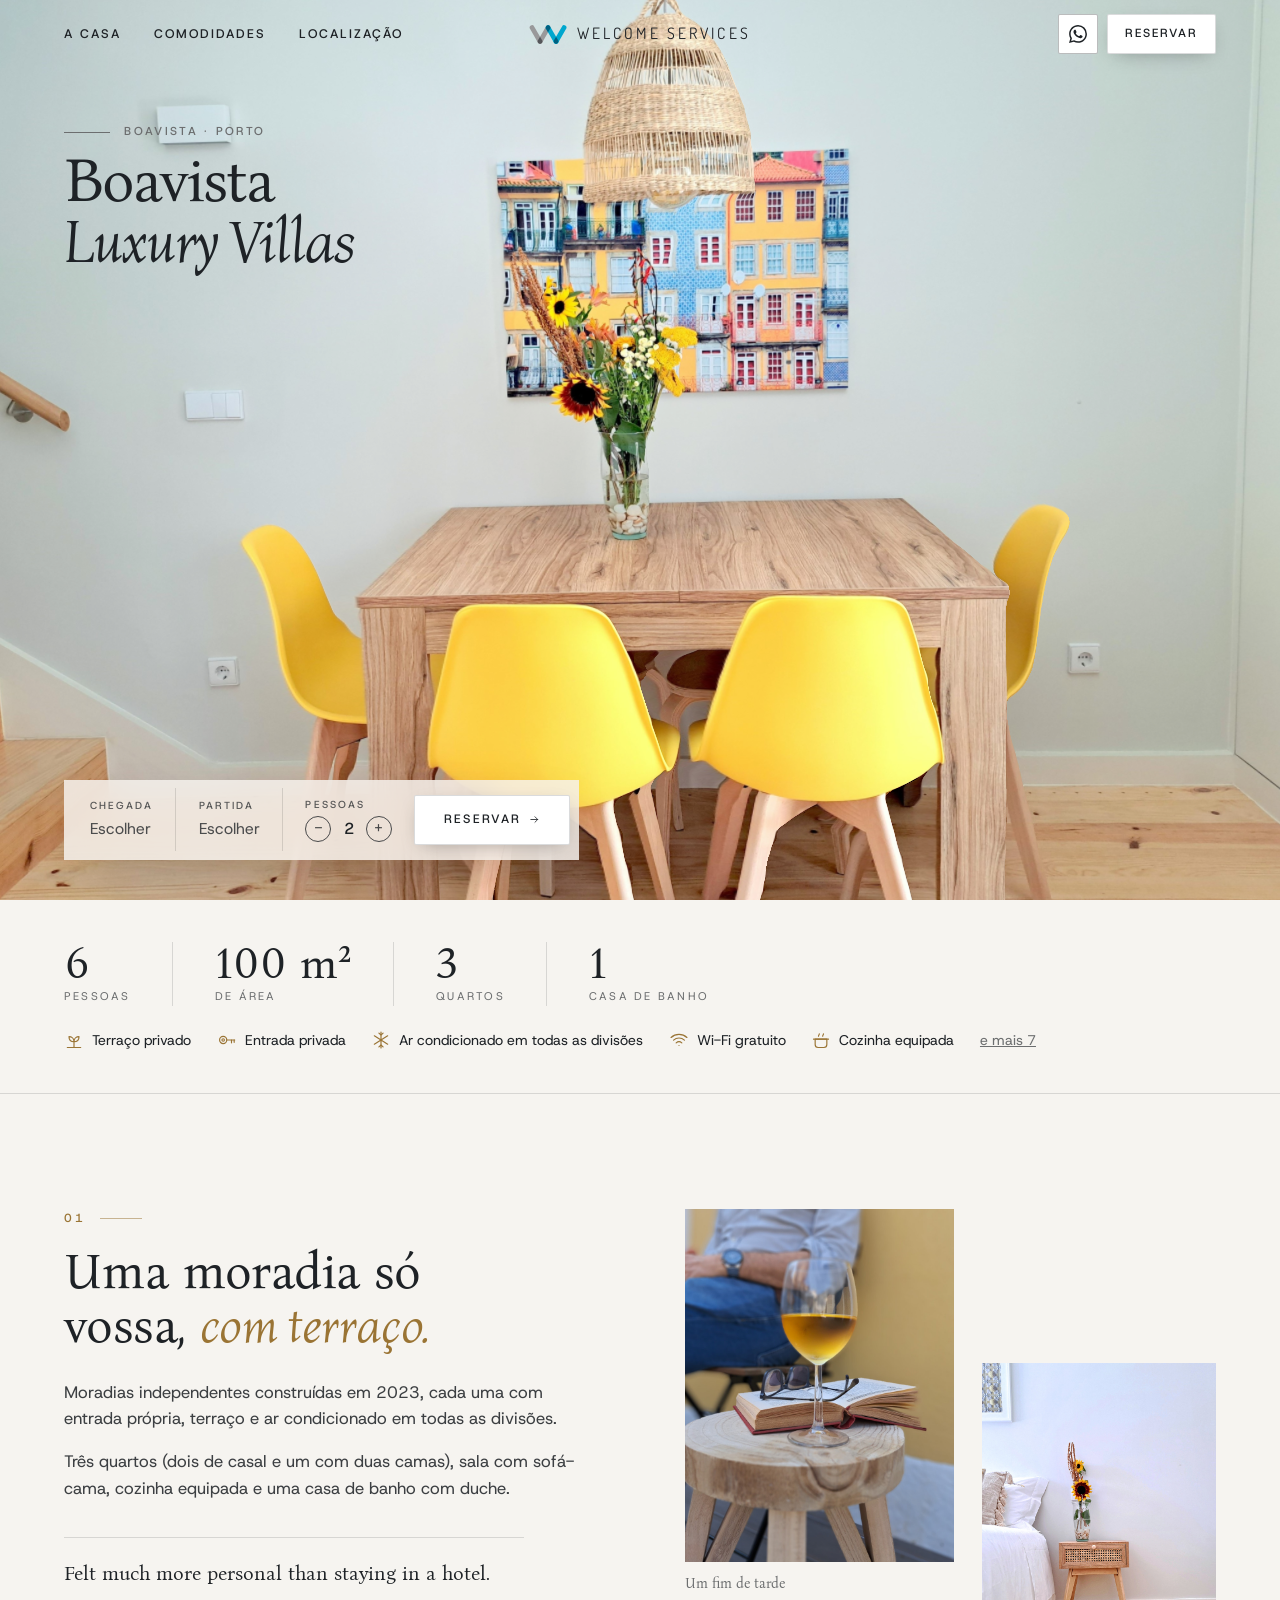
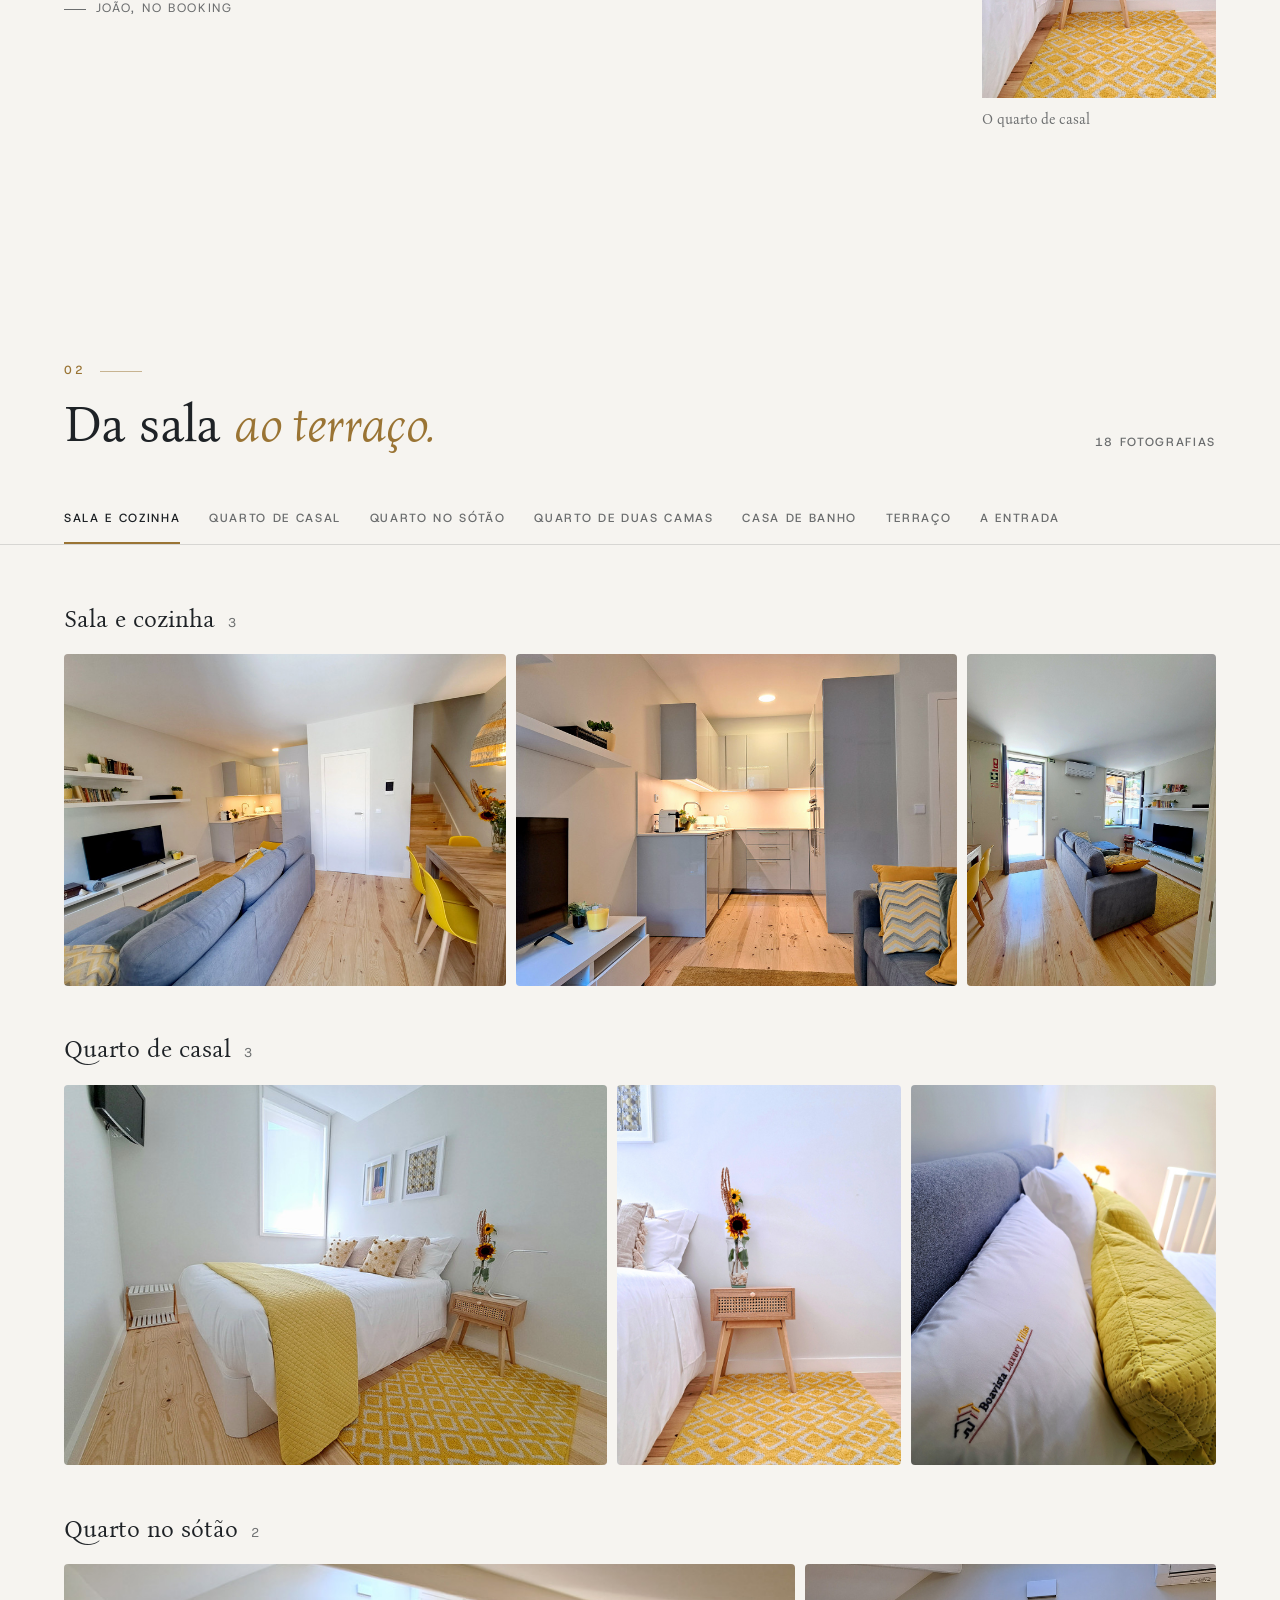
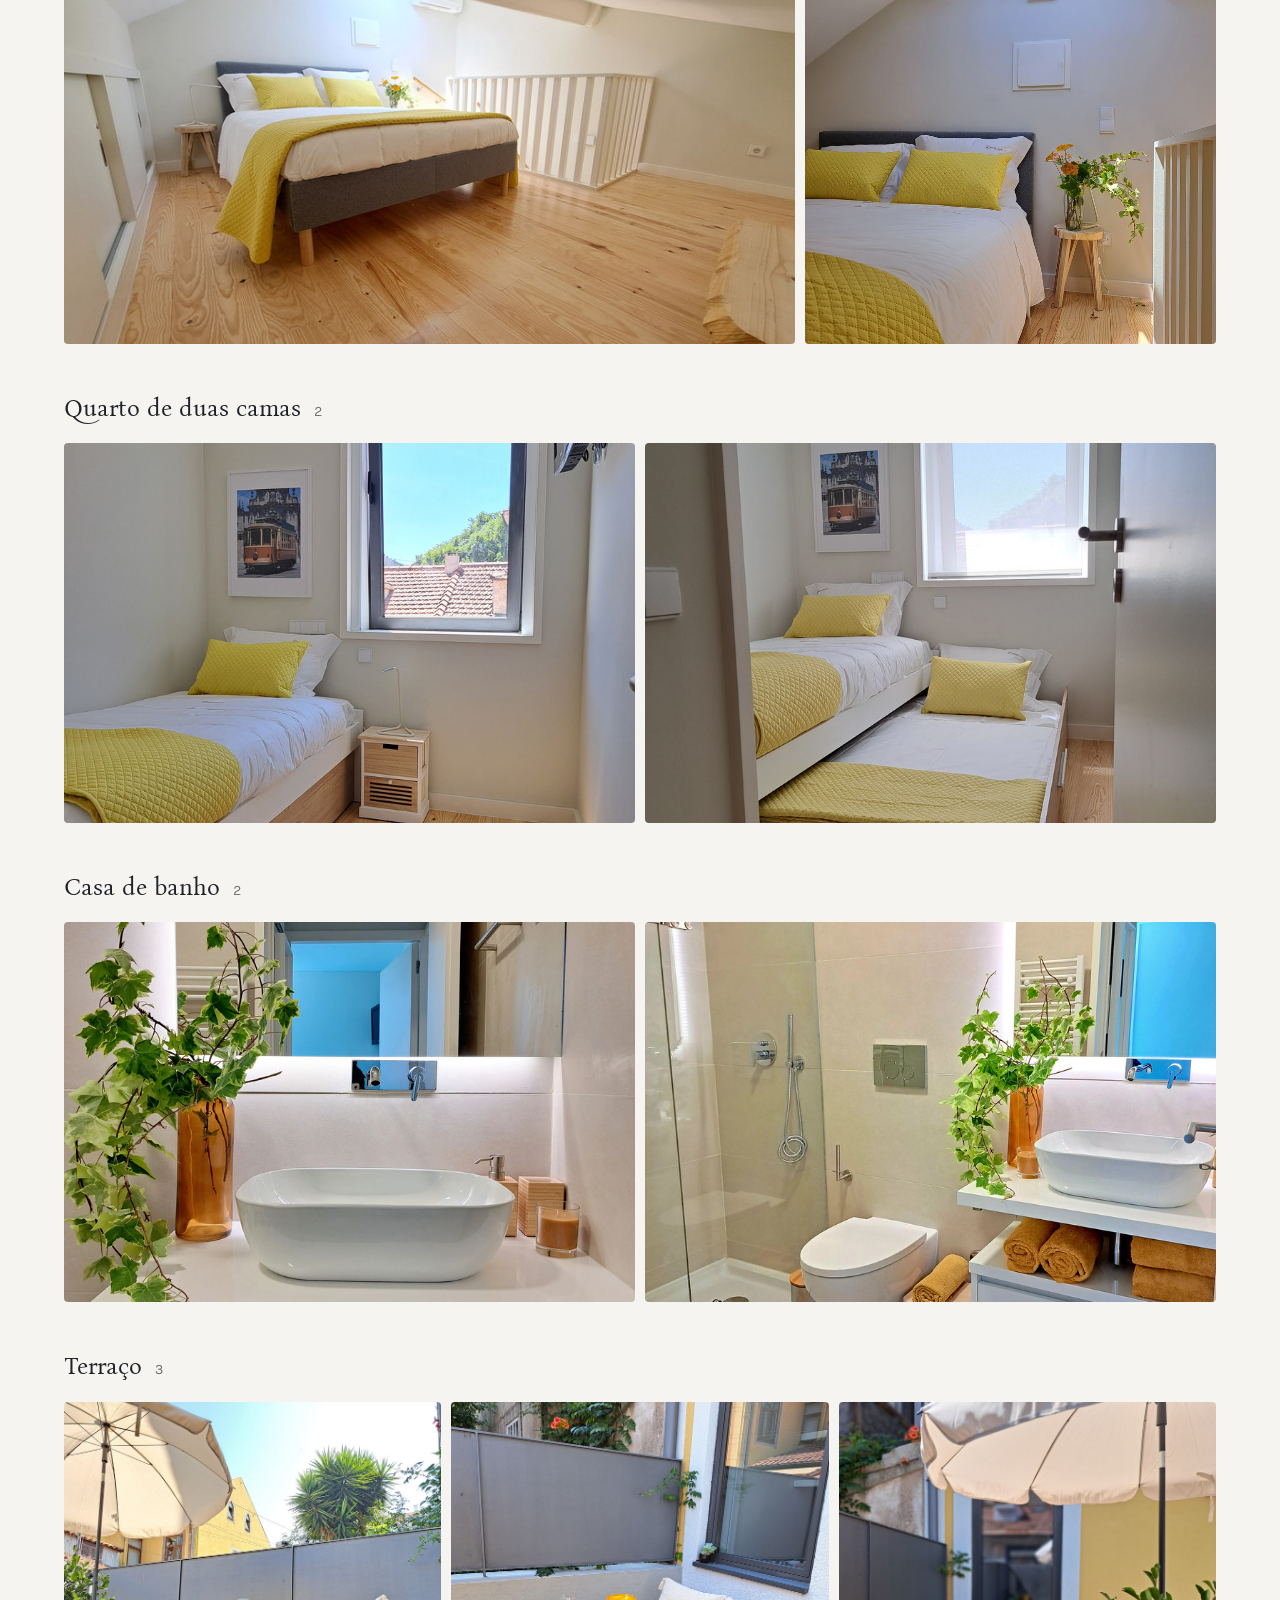
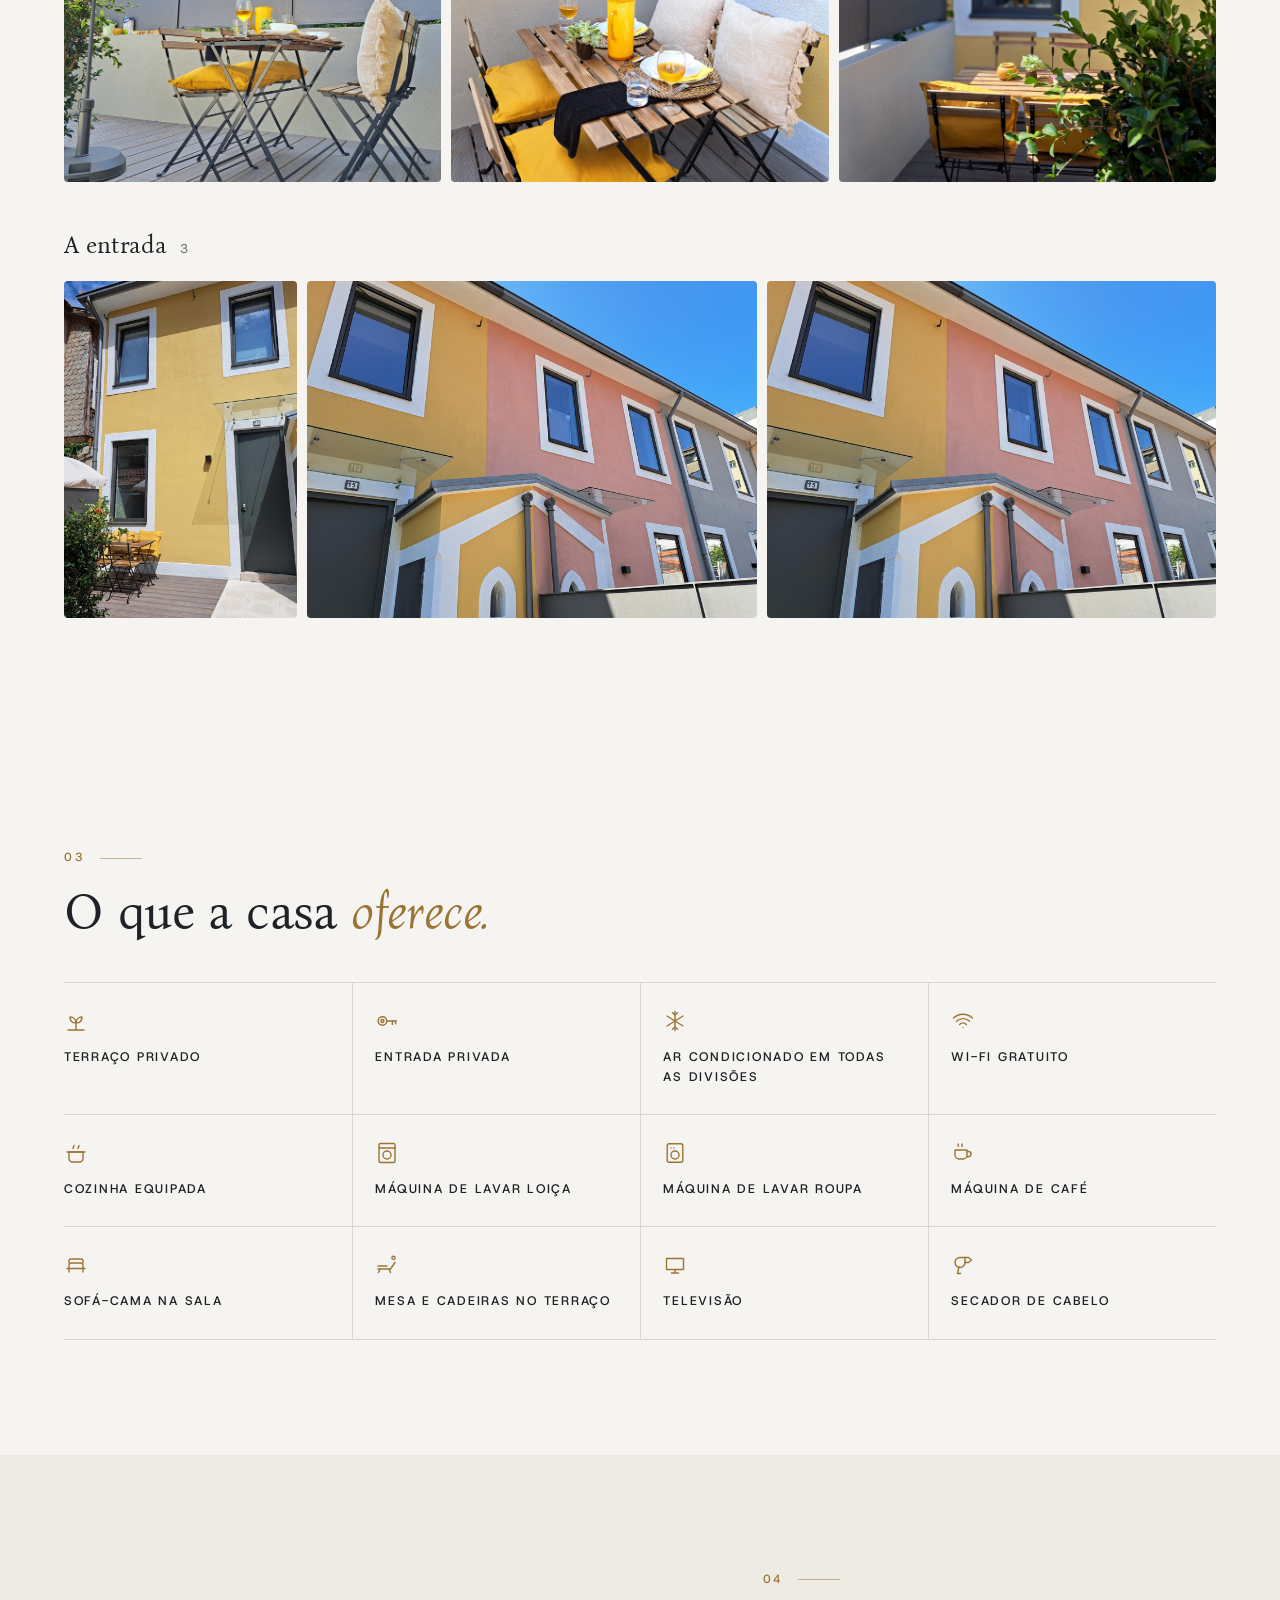
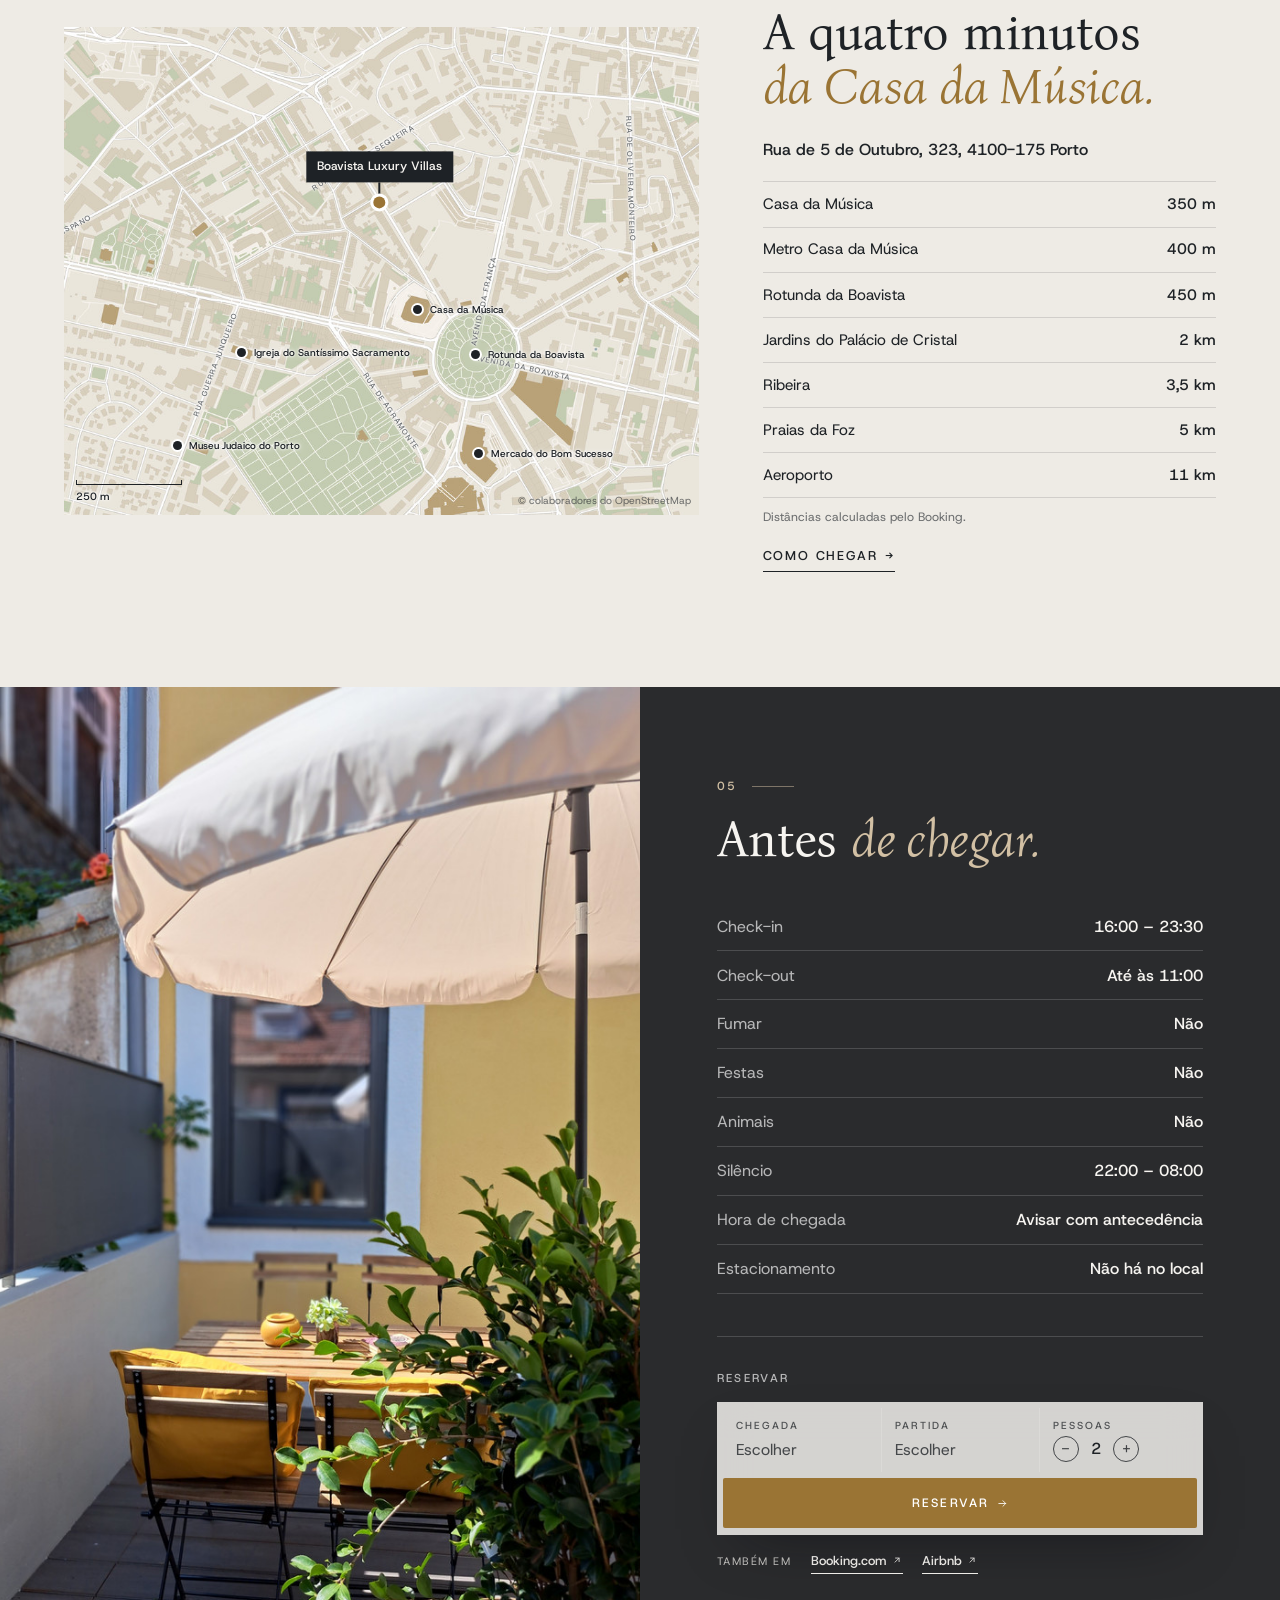
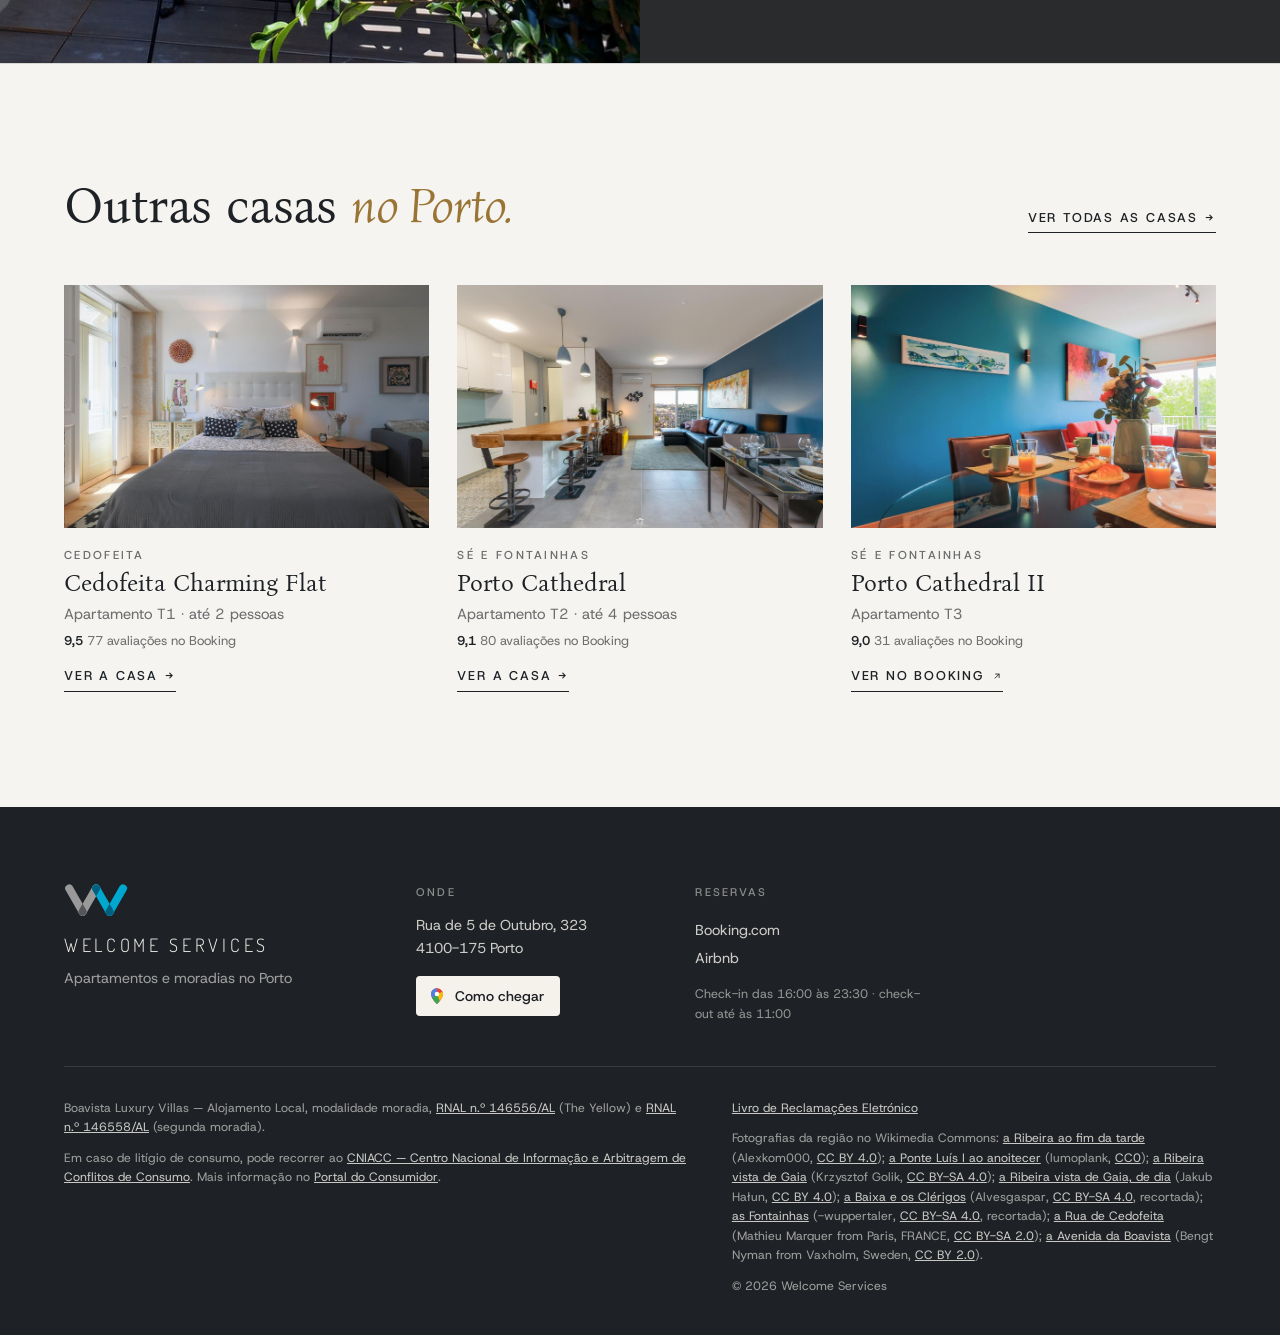
<file: site/boavista-luxury-villas/index.html>
<!doctype html>
<html lang="pt-PT">
<head>
<meta charset="utf-8">
<meta name="viewport" content="width=device-width, initial-scale=1">
<title>Boavista Luxury Villas, Boavista · Welcome Services</title>
<meta name="description" content="Moradias T3 com terraço e entrada privada na Boavista, no Porto, a 350 m da Casa da Música, para 6 pessoas.">
<meta property="og:title" content="Boavista Luxury Villas, Boavista · Welcome Services">
<meta property="og:description" content="Moradias T3 com terraço e entrada privada na Boavista, no Porto, a 350 m da Casa da Música, para 6 pessoas.">
<meta property="og:image" content="../assets/img/c-fecho-1400.jpg">
<meta name="robots" content="noindex">
<meta name="theme-color" content="#f6f4f0">
<link rel="icon" href="data:image/svg+xml,%3Csvg xmlns=%22http://www.w3.org/2000/svg%22 viewBox=%220 0 560 280%22 role=%22img%22 aria-label=%22Welcome Services%22%3E %3Cdefs%3E %3Cmask id=%22ma%22 maskUnits=%22userSpaceOnUse%22 x=%220%22 y=%220%22 width=%22560%22 height=%22280%22%3E%3Cpath class=%22wm-l%22 style=%22--i:0%22 pathLength=%221%22 d=%22M45 38L163 243%22 fill=%22none%22 stroke=%22%23fff%22 stroke-width=%2270%22 stroke-linecap=%22round%22/%3E%3C/mask%3E %3Cmask id=%22mb%22 maskUnits=%22userSpaceOnUse%22 x=%220%22 y=%220%22 width=%22560%22 height=%22280%22%3E%3Cpath class=%22wm-l%22 style=%22--i:1%22 pathLength=%221%22 d=%22M163 243L281 38%22 fill=%22none%22 stroke=%22%23fff%22 stroke-width=%2270%22 stroke-linecap=%22round%22/%3E%3C/mask%3E %3Cmask id=%22mc%22 maskUnits=%22userSpaceOnUse%22 x=%220%22 y=%220%22 width=%22560%22 height=%22280%22%3E%3Cpath class=%22wm-l%22 style=%22--i:2%22 pathLength=%221%22 d=%22M281 38L399 243%22 fill=%22none%22 stroke=%22%23fff%22 stroke-width=%2270%22 stroke-linecap=%22round%22/%3E%3C/mask%3E %3C/defs%3E %3Cg fill=%22none%22 stroke-width=%2270%22 stroke-linecap=%22round%22%3E %3Cpath class=%22wm-l%22 style=%22--i:0%22 pathLength=%221%22 d=%22M45 38L163 243%22 stroke=%22%2399999A%22/%3E %3Cpath class=%22wm-l%22 style=%22--i:1%22 pathLength=%221%22 d=%22M163 243L281 38%22 stroke=%22%2399999A%22/%3E %3Cpath class=%22wm-l%22 style=%22--i:1%22 pathLength=%221%22 d=%22M163 243L281 38%22 stroke=%22%2355565A%22 mask=%22url%28%23ma%29%22/%3E %3Cpath class=%22wm-l%22 style=%22--i:2%22 pathLength=%221%22 d=%22M281 38L399 243%22 stroke=%22%2300A7CE%22/%3E %3Cpath class=%22wm-l%22 style=%22--i:2%22 pathLength=%221%22 d=%22M281 38L399 243%22 stroke=%22%23006080%22 mask=%22url%28%23mb%29%22/%3E %3Cpath class=%22wm-l%22 style=%22--i:3%22 pathLength=%221%22 d=%22M399 243L517 38%22 stroke=%22%2300A7CE%22/%3E %3Cpath class=%22wm-l%22 style=%22--i:3%22 pathLength=%221%22 d=%22M399 243L517 38%22 stroke=%22%23006080%22 mask=%22url%28%23mc%29%22/%3E %3C/g%3E %3C/svg%3E">
<link rel="preconnect" href="https://fonts.googleapis.com">
<link rel="preconnect" href="https://fonts.gstatic.com" crossorigin>
<link href="https://fonts.googleapis.com/css2?family=Bona+Nova:ital,wght@0,400;1,400&family=Host+Grotesk:wght@400;500;600&display=swap" rel="stylesheet">
<link href="https://fonts.googleapis.com/css2?family=Dosis:wght@300;400;500&amp;display=swap" rel="stylesheet">
<link rel="stylesheet" href="../assets/base.css">
<link rel="stylesheet" href="../assets/tema.css">
<link rel="stylesheet" href="../assets/agencia.css">
</head>
<body class="w-premium w-hero-claro" style="--destaque:#9a7434;--destaque-2:#7f602b;--destaque-claro:#d2c0a4;--escuro:#2a2b2d;--escuro-2:#393a3d">
<a class="saltar" href="#conteudo">Saltar para o conteúdo</a>

<header class="topo topo--centro w-topo" id="topo">
  <nav class="topo__nav" aria-label="Secções">
    <a href="#casa">A casa</a>
    <a href="#comodidades">Comodidades</a>
    <a href="#onde">Localização</a>
  </nav>
  <a class="topo__marca" href="../index.html" aria-label="Welcome Services, início"><span class="topo__logo"><svg aria-hidden="true" focusable="false" xmlns="http://www.w3.org/2000/svg" viewBox="0 0 560 280">
<defs>
<mask id="lt-ma" maskUnits="userSpaceOnUse" x="0" y="0" width="560" height="280"><path class="wm-l" style="--i:0" pathLength="1" d="M45 38L163 243" fill="none" stroke="#fff" stroke-width="70" stroke-linecap="round"/></mask>
<mask id="lt-mb" maskUnits="userSpaceOnUse" x="0" y="0" width="560" height="280"><path class="wm-l" style="--i:1" pathLength="1" d="M163 243L281 38" fill="none" stroke="#fff" stroke-width="70" stroke-linecap="round"/></mask>
<mask id="lt-mc" maskUnits="userSpaceOnUse" x="0" y="0" width="560" height="280"><path class="wm-l" style="--i:2" pathLength="1" d="M281 38L399 243" fill="none" stroke="#fff" stroke-width="70" stroke-linecap="round"/></mask>
</defs>
<g fill="none" stroke-width="70" stroke-linecap="round">
<path class="wm-l" style="--i:0" pathLength="1" d="M45 38L163 243" stroke="#99999A"/>
<path class="wm-l" style="--i:1" pathLength="1" d="M163 243L281 38" stroke="#99999A"/>
<path class="wm-l" style="--i:1" pathLength="1" d="M163 243L281 38" stroke="#55565A" mask="url(#lt-ma)"/>
<path class="wm-l" style="--i:2" pathLength="1" d="M281 38L399 243" stroke="#00A7CE"/>
<path class="wm-l" style="--i:2" pathLength="1" d="M281 38L399 243" stroke="#006080" mask="url(#lt-mb)"/>
<path class="wm-l" style="--i:3" pathLength="1" d="M399 243L517 38" stroke="#00A7CE"/>
<path class="wm-l" style="--i:3" pathLength="1" d="M399 243L517 38" stroke="#006080" mask="url(#lt-mc)"/>
</g>
</svg></span><span>Welcome Services</span></a>
  <div class="topo__res"><a class="topo__wpp" href="https://wa.me/?text=Ol%C3%A1%21%20Gostava%20de%20saber%20a%20disponibilidade%20para%20o%20Boavista%20Luxury%20Villas." target="_blank" rel="noopener" aria-label="Falar por WhatsApp"><svg class="i-wpp" viewBox="0 0 24 24" aria-hidden="true"><path d="M17.47 14.38c-.3-.15-1.76-.87-2.03-.97-.27-.1-.47-.15-.67.15-.2.3-.77.97-.94 1.16-.17.2-.35.22-.64.08-.3-.15-1.26-.46-2.39-1.48-.88-.79-1.48-1.76-1.65-2.06-.17-.3-.02-.46.13-.61.13-.13.3-.35.45-.52.15-.17.2-.3.3-.5.1-.2.05-.37-.03-.52-.07-.15-.67-1.61-.92-2.2-.24-.58-.49-.5-.67-.51h-.57c-.2 0-.52.07-.79.37-.27.3-1.04 1.02-1.04 2.48s1.07 2.88 1.21 3.07c.15.2 2.1 3.2 5.08 4.49.71.31 1.26.49 1.7.63.71.22 1.36.19 1.87.12.57-.09 1.76-.72 2-1.41.25-.7.25-1.29.18-1.41-.08-.13-.27-.2-.57-.35ZM12.05 21.79h-.01a9.87 9.87 0 0 1-5.03-1.38l-.36-.21-3.74.98 1-3.65-.24-.37a9.86 9.86 0 0 1-1.51-5.26c0-5.45 4.44-9.88 9.89-9.88 2.64 0 5.12 1.03 6.99 2.9a9.82 9.82 0 0 1 2.89 6.99c0 5.45-4.44 9.88-9.88 9.88Zm8.41-18.3A11.82 11.82 0 0 0 12.05 0C5.5 0 .16 5.34.16 11.89c0 2.1.55 4.14 1.59 5.95L.06 24l6.3-1.65a11.88 11.88 0 0 0 5.68 1.45h.01c6.55 0 11.89-5.34 11.89-11.9a11.82 11.82 0 0 0-3.48-8.41Z"/></svg></a><a class="botao botao--topo" href="#reservar">Reservar</a></div>
</header>

<main id="conteudo">

<section class="hero w-hero w-hero--premium w-hero--escuro" id="inicio" style="--hero-foco:50% 42%;--hero-foco-tm:23% 40%">
  <figure class="hero__foto"><img src="../assets/img/c-fecho-2000.jpg" srcset="../assets/img/c-fecho-800.jpg 800w, ../assets/img/c-fecho-1400.jpg 1400w, ../assets/img/c-fecho-2000.jpg 2000w, ../assets/img/c-fecho.jpg 4161w" sizes="max(100vw, calc(100svh * 1.334))" alt="A mesa de jantar com cadeiras amarelas e um quadro do Porto ao fundo" width="4161" height="3120" decoding="async"><canvas class="vp-3d" aria-hidden="true" data-foto="../assets/img/c-fecho.jpg" data-prof="../assets/img/c-fecho-prof.png" data-js="../assets/img/c-fecho-3d.js" data-p='{&quot;ciclo&quot;: 22, &quot;lado&quot;: 0.03, &quot;dentro&quot;: 0.11, &quot;sobe&quot;: 0.008, &quot;pan_tm&quot;: 0.08, &quot;foco&quot;: &quot;50% 42%&quot;, &quot;foco_tm&quot;: &quot;23% 40%&quot;}'></canvas></figure>
  <div class="largura w-hero__ecra w-hero__ecra--cima">
    <p class="w-eti">Boavista · Porto</p>
    <h1><span>Boavista</span> <span>Luxury Villas</span></h1>
    
  </div>
  <div class="largura w-hero__res"><form class="rb rb--barra-claro" id="reservar" data-casas="[{&quot;url&quot;: &quot;https://www.booking.com/hotel/pt/boavista-luxury-villas.pt-pt.html&quot;, &quot;max&quot;: 6, &quot;nome&quot;: &quot;Boavista Luxury Villas&quot;}]" data-sel="0">
      <button type="button" class="rb__campo" data-campo="in"><span>Chegada</span><b>Escolher</b></button>
      <button type="button" class="rb__campo" data-campo="out"><span>Partida</span><b>Escolher</b></button>
      <div class="rb__campo rb__pessoas"><span>Pessoas</span><div><button type="button" data-passo="-1" aria-label="Menos uma pessoa">−</button><output>2</output><button type="button" data-passo="1" aria-label="Mais uma pessoa">+</button></div></div>
      <a class="botao botao--seta rb__ir" href="https://www.booking.com/hotel/pt/boavista-luxury-villas.pt-pt.html" target="_blank" rel="noopener">Reservar</a>
      <div class="rb__cal" hidden></div>
    </form></div>
</section>

<section class="w-ficha w-ficha--premium" aria-label="A casa em números">
  <div class="largura w-ficha__g">
    <ul class="w-ficha__nums"><li><b>6</b><span>pessoas</span></li><li><b>100 m²</b><span>de área</span></li><li><b>3</b><span>quartos</span></li><li><b>1</b><span>casa de banho</span></li></ul>
    <ul class="w-ficha__comod"><li><svg viewBox="0 0 24 24" aria-hidden="true"><path d="M12 21v-7M12 14c-4 0-6-2.5-6-6 3 0 6 2 6 6zM12 14c4 0 6-2.5 6-6-3 0-6 2-6 6z"/><path d="M4 21h16"/></svg><span>Terraço privado</span></li><li><svg viewBox="0 0 24 24" aria-hidden="true"><circle cx="7.4" cy="12" r="4.3"/><circle cx="7.4" cy="12" r="1.5"/><path d="M11.7 12h9.5"/><path d="M17.4 12v3.4M20.6 12v2.8"/></svg><span>Entrada privada</span></li><li><svg viewBox="0 0 24 24" aria-hidden="true"><path d="M12 2.5v19M4 7l16 10M20 7L4 17"/><path d="M9.5 3.8L12 6l2.5-2.2M9.5 20.2L12 18l2.5 2.2"/></svg><span>Ar condicionado em todas as divisões</span></li><li><svg viewBox="0 0 24 24" aria-hidden="true"><path d="M2.5 9a14 14 0 0 1 19 0M5.5 12.2a9.5 9.5 0 0 1 13 0M8.6 15.4a5 5 0 0 1 6.8 0"/><path d="M12 18.6h.01"/></svg><span>Wi-Fi gratuito</span></li><li><svg viewBox="0 0 24 24" aria-hidden="true"><path d="M5 11h14v6.5A3.5 3.5 0 0 1 15.5 21h-7A3.5 3.5 0 0 1 5 17.5z"/><path d="M3 11h18M9 7.5c0-1.5 1-1.5 1-3M14 7.5c0-1.5 1-1.5 1-3"/></svg><span>Cozinha equipada</span></li><li><a href="#comodidades">e mais 7</a></li></ul>
  </div>
</section>

<section class="w-sec w-intro w-intro--premium" aria-labelledby="intro-t">
  <div class="largura w-intro__g">
    <div class="w-intro__t">
      <header class="w-cab "><p class="w-num">01</p><h2 class="w-titulo" id="intro-t">Uma moradia só vossa, <em>com terraço.</em></h2></header>
      <div class="w-texto"><p>Moradias independentes construídas em 2023, cada uma com entrada própria, terraço e ar condicionado em todas as divisões.</p><p>Três quartos (dois de casal e um com duas camas), sala com sofá-cama, cozinha equipada e uma casa de banho com duche.</p></div>
      <figure class="w-cit"><blockquote>Felt much more personal than staying in a hotel.</blockquote><figcaption>João, no Booking</figcaption></figure>
    </div>
    <div class="w-intro__par">
        <figure class="w-intro__f1" style="--ar:0.7617"><button type="button" data-visor="c" data-indice="18" aria-label="Ver em grande"><img src="../assets/img/c-abertura-1400.jpg" srcset="../assets/img/c-abertura-800.jpg 800w, ../assets/img/c-abertura-1400.jpg 1400w, ../assets/img/c-abertura.jpg 2189w" sizes="(max-width: 760px) 60vw, 24vw" alt="Um copo de vinho branco e um livro num banco de madeira, contra a parede amarela" width="2189" height="2874" loading="lazy" decoding="async"></button><figcaption>Um fim de tarde</figcaption></figure>
        <figure class="w-intro__f2" style="--ar:0.6972"><button type="button" data-visor="c" data-indice="4" aria-label="Ver em grande"><img src="../assets/img/c-q1-pormenor-1400.jpg" srcset="../assets/img/c-q1-pormenor-800.jpg 800w, ../assets/img/c-q1-pormenor-1400.jpg 1400w, ../assets/img/c-q1-pormenor-2000.jpg 2000w, ../assets/img/c-q1-pormenor.jpg 2959w" sizes="(max-width: 760px) 60vw, 22vw" alt="Cama de casal com mesa de cabeceira em palhinha e girassol" width="2959" height="4244" loading="lazy" decoding="async"></button><figcaption>O quarto de casal</figcaption></figure>
      </div>
  </div>
</section>

<section class="w-sec w-galt" id="casa" aria-labelledby="casa-t" data-galt>
  <div class="largura w-galt__cab"><header class="w-cab "><p class="w-num">02</p><h2 class="w-titulo" id="casa-t">Da sala <em>ao terraço.</em></h2></header><p class="w-galt__n">18 fotografias</p></div>
  <nav class="w-galt__ind" aria-label="Divisões"><div class="largura"><a href="#gal-c-sala">Sala e cozinha</a><a href="#gal-c-q1">Quarto de casal</a><a href="#gal-c-q2">Quarto no sótão</a><a href="#gal-c-q3">Quarto de duas camas</a><a href="#gal-c-wc">Casa de banho</a><a href="#gal-c-terraco">Terraço</a><a href="#gal-c-fachada">A entrada</a></div></nav>
  <div class="largura w-galt__corpo"><section class="alb__div" id="gal-c-sala"><h3>Sala e cozinha <small>3</small></h3><div class="alb__fotos"><button type="button" style="--ar:1.3331" data-visor="c-sala" data-indice="0" aria-label="Ver em grande: A sala com sofá de canto azul e almofadas amarelas, a cozinha ao fundo"><img src="../assets/img/c-sala-1400.jpg" srcset="../assets/img/c-sala-800.jpg 800w, ../assets/img/c-sala-1400.jpg 1400w, ../assets/img/c-sala-2000.jpg 2000w, ../assets/img/c-sala.jpg 3706w" sizes="(max-width: 760px) 92vw, 40vw" alt="A sala com sofá de canto azul e almofadas amarelas, a cozinha ao fundo" width="3706" height="2780" loading="lazy" decoding="async"></button><button type="button" style="--ar:1.3331" data-visor="c-sala" data-indice="1" aria-label="Ver em grande: A cozinha cinzenta equipada com iluminação quente"><img src="../assets/img/c-cozinha-1400.jpg" srcset="../assets/img/c-cozinha-800.jpg 800w, ../assets/img/c-cozinha-1400.jpg 1400w, ../assets/img/c-cozinha-2000.jpg 2000w, ../assets/img/c-cozinha.jpg 4490w" sizes="(max-width: 760px) 92vw, 40vw" alt="A cozinha cinzenta equipada com iluminação quente" width="4490" height="3368" loading="lazy" decoding="async"></button><button type="button" style="--ar:0.7500" data-visor="c-sala" data-indice="2" aria-label="Ver em grande: A sala vista da porta de vidro, com piso de madeira e sofá cinzento"><img src="../assets/img/c-sala-2-1400.jpg" srcset="../assets/img/c-sala-2-800.jpg 800w, ../assets/img/c-sala-2-1400.jpg 1400w, ../assets/img/c-sala-2-2000.jpg 2000w, ../assets/img/c-sala-2.jpg 3000w" sizes="(max-width: 760px) 92vw, 40vw" alt="A sala vista da porta de vidro, com piso de madeira e sofá cinzento" width="3000" height="4000" loading="lazy" decoding="async"></button></div></section><section class="alb__div" id="gal-c-q1"><h3>Quarto de casal <small>3</small></h3><div class="alb__fotos"><button type="button" style="--ar:1.3333" data-visor="c-q1" data-indice="0" aria-label="Ver em grande: Quarto de casal com colcha amarela e tapete geométrico"><img src="../assets/img/c-q1-cama-1400.jpg" srcset="../assets/img/c-q1-cama-800.jpg 800w, ../assets/img/c-q1-cama-1400.jpg 1400w, ../assets/img/c-q1-cama-2000.jpg 2000w, ../assets/img/c-q1-cama.jpg 4000w" sizes="(max-width: 760px) 92vw, 40vw" alt="Quarto de casal com colcha amarela e tapete geométrico" width="4000" height="3000" loading="lazy" decoding="async"></button><button type="button" style="--ar:0.6972" data-visor="c-q1" data-indice="1" aria-label="Ver em grande: Cama de casal com mesa de cabeceira em palhinha e girassol"><img src="../assets/img/c-q1-pormenor-1400.jpg" srcset="../assets/img/c-q1-pormenor-800.jpg 800w, ../assets/img/c-q1-pormenor-1400.jpg 1400w, ../assets/img/c-q1-pormenor-2000.jpg 2000w, ../assets/img/c-q1-pormenor.jpg 2959w" sizes="(max-width: 760px) 92vw, 40vw" alt="Cama de casal com mesa de cabeceira em palhinha e girassol" width="2959" height="4244" loading="lazy" decoding="async"></button><button type="button" style="--ar:0.7500" data-visor="c-q1" data-indice="2" aria-label="Ver em grande: Almofadas e roupa de cama bordada com o logótipo da casa"><img src="../assets/img/c-q1-almofada-1400.jpg" srcset="../assets/img/c-q1-almofada-800.jpg 800w, ../assets/img/c-q1-almofada-1400.jpg 1400w, ../assets/img/c-q1-almofada-2000.jpg 2000w, ../assets/img/c-q1-almofada.jpg 3468w" sizes="(max-width: 760px) 92vw, 40vw" alt="Almofadas e roupa de cama bordada com o logótipo da casa" width="3468" height="4624" loading="lazy" decoding="async"></button></div></section><section class="alb__div" id="gal-c-q2"><h3>Quarto no sótão <small>2</small></h3><div class="alb__fotos"><button type="button" style="--ar:1.3333" data-visor="c-q2" data-indice="0" aria-label="Ver em grande: Quarto no sótão com cama de casal, colcha amarela e piso de madeira"><img src="../assets/img/c-q2-sotao-1400.jpg" srcset="../assets/img/c-q2-sotao-800.jpg 800w, ../assets/img/c-q2-sotao-1400.jpg 1400w, ../assets/img/c-q2-sotao-2000.jpg 2000w, ../assets/img/c-q2-sotao.jpg 4000w" sizes="(max-width: 760px) 92vw, 40vw" alt="Quarto no sótão com cama de casal, colcha amarela e piso de madeira" width="4000" height="3000" loading="lazy" decoding="async"></button><button type="button" style="--ar:0.7500" data-visor="c-q2" data-indice="1" aria-label="Ver em grande: Cama do sótão com clarabóia e almofadas amarelas"><img src="../assets/img/c-q2-cama-1400.jpg" srcset="../assets/img/c-q2-cama-800.jpg 800w, ../assets/img/c-q2-cama-1400.jpg 1400w, ../assets/img/c-q2-cama-2000.jpg 2000w, ../assets/img/c-q2-cama.jpg 3468w" sizes="(max-width: 760px) 92vw, 40vw" alt="Cama do sótão com clarabóia e almofadas amarelas" width="3468" height="4624" loading="lazy" decoding="async"></button></div></section><section class="alb__div" id="gal-c-q3"><h3>Quarto de duas camas <small>2</small></h3><div class="alb__fotos"><button type="button" style="--ar:0.7500" data-visor="c-q3" data-indice="0" aria-label="Ver em grande: Quarto com cama individual, almofadas amarelas e janela"><img src="../assets/img/c-q3-single-1400.jpg" srcset="../assets/img/c-q3-single-800.jpg 800w, ../assets/img/c-q3-single-1400.jpg 1400w, ../assets/img/c-q3-single-2000.jpg 2000w, ../assets/img/c-q3-single.jpg 3468w" sizes="(max-width: 760px) 92vw, 40vw" alt="Quarto com cama individual, almofadas amarelas e janela" width="3468" height="4624" loading="lazy" decoding="async"></button><button type="button" style="--ar:0.7500" data-visor="c-q3" data-indice="1" aria-label="Ver em grande: As duas camas individuais do quarto, vistas da porta"><img src="../assets/img/c-q3-camas-1400.jpg" srcset="../assets/img/c-q3-camas-800.jpg 800w, ../assets/img/c-q3-camas-1400.jpg 1400w, ../assets/img/c-q3-camas-2000.jpg 2000w, ../assets/img/c-q3-camas.jpg 3468w" sizes="(max-width: 760px) 92vw, 40vw" alt="As duas camas individuais do quarto, vistas da porta" width="3468" height="4624" loading="lazy" decoding="async"></button></div></section><section class="alb__div" id="gal-c-wc"><h3>Casa de banho <small>2</small></h3><div class="alb__fotos"><button type="button" style="--ar:0.7500" data-visor="c-wc" data-indice="0" aria-label="Ver em grande: Casa de banho com lavatório de bancada e toalhas cor de mel"><img src="../assets/img/c-wc-1400.jpg" srcset="../assets/img/c-wc-800.jpg 800w, ../assets/img/c-wc-1400.jpg 1400w, ../assets/img/c-wc-2000.jpg 2000w, ../assets/img/c-wc.jpg 3468w" sizes="(max-width: 760px) 92vw, 40vw" alt="Casa de banho com lavatório de bancada e toalhas cor de mel" width="3468" height="4624" loading="lazy" decoding="async"></button><button type="button" style="--ar:0.7500" data-visor="c-wc" data-indice="1" aria-label="Ver em grande: Casa de banho com duche de vidro e janela"><img src="../assets/img/c-wc-2-1400.jpg" srcset="../assets/img/c-wc-2-800.jpg 800w, ../assets/img/c-wc-2-1400.jpg 1400w, ../assets/img/c-wc-2-2000.jpg 2000w, ../assets/img/c-wc-2.jpg 3000w" sizes="(max-width: 760px) 92vw, 40vw" alt="Casa de banho com duche de vidro e janela" width="3000" height="4000" loading="lazy" decoding="async"></button></div></section><section class="alb__div" id="gal-c-terraco"><h3>Terraço <small>3</small></h3><div class="alb__fotos"><button type="button" style="--ar:0.7500" data-visor="c-terraco" data-indice="0" aria-label="Ver em grande: O terraço com mesa, guarda-sol e cadeiras amarelas"><img src="../assets/img/c-terraco-1400.jpg" srcset="../assets/img/c-terraco-800.jpg 800w, ../assets/img/c-terraco-1400.jpg 1400w, ../assets/img/c-terraco-2000.jpg 2000w, ../assets/img/c-terraco.jpg 3468w" sizes="(max-width: 760px) 92vw, 40vw" alt="O terraço com mesa, guarda-sol e cadeiras amarelas" width="3468" height="4624" loading="lazy" decoding="async"></button><button type="button" style="--ar:0.7500" data-visor="c-terraco" data-indice="1" aria-label="Ver em grande: Mesa posta no terraço entre o muro cinzento e a fachada amarela"><img src="../assets/img/c-terraco-2-1400.jpg" srcset="../assets/img/c-terraco-2-800.jpg 800w, ../assets/img/c-terraco-2-1400.jpg 1400w, ../assets/img/c-terraco-2-2000.jpg 2000w, ../assets/img/c-terraco-2.jpg 3468w" sizes="(max-width: 760px) 92vw, 40vw" alt="Mesa posta no terraço entre o muro cinzento e a fachada amarela" width="3468" height="4624" loading="lazy" decoding="async"></button><button type="button" style="--ar:0.7500" data-visor="c-terraco" data-indice="2" aria-label="Ver em grande: O terraço visto do canto, com guarda-sol e planta"><img src="../assets/img/c-terraco-3-1400.jpg" srcset="../assets/img/c-terraco-3-800.jpg 800w, ../assets/img/c-terraco-3-1400.jpg 1400w, ../assets/img/c-terraco-3-2000.jpg 2000w, ../assets/img/c-terraco-3.jpg 3000w" sizes="(max-width: 760px) 92vw, 40vw" alt="O terraço visto do canto, com guarda-sol e planta" width="3000" height="4000" loading="lazy" decoding="async"></button></div></section><section class="alb__div" id="gal-c-fachada"><h3>A entrada <small>3</small></h3><div class="alb__fotos"><button type="button" style="--ar:0.6920" data-visor="c-fachada" data-indice="0" aria-label="Ver em grande: A porta cinzenta e a fachada amarela da moradia com mesa no terraço"><img src="../assets/img/c-fachada-2-1400.jpg" srcset="../assets/img/c-fachada-2-800.jpg 800w, ../assets/img/c-fachada-2-1400.jpg 1400w, ../assets/img/c-fachada-2.jpg 2076w" sizes="(max-width: 760px) 92vw, 40vw" alt="A porta cinzenta e a fachada amarela da moradia com mesa no terraço" width="2076" height="3000" loading="lazy" decoding="async"></button><button type="button" style="--ar:1.3333" data-visor="c-fachada" data-indice="1" aria-label="Ver em grande: A fachada amarela e rosa das moradias sob um céu azul"><img src="../assets/img/c-fachada-1400.jpg" srcset="../assets/img/c-fachada-800.jpg 800w, ../assets/img/c-fachada-1400.jpg 1400w, ../assets/img/c-fachada-2000.jpg 2000w, ../assets/img/c-fachada.jpg 4624w" sizes="(max-width: 760px) 92vw, 40vw" alt="A fachada amarela e rosa das moradias sob um céu azul" width="4624" height="3468" loading="lazy" decoding="async"></button><button type="button" style="--ar:1.3333" data-visor="c-fachada" data-indice="2" aria-label="Ver em grande: As moradias coloridas vistas de baixo, com céu azul"><img src="../assets/img/c-fachada-3-1400.jpg" srcset="../assets/img/c-fachada-3-800.jpg 800w, ../assets/img/c-fachada-3-1400.jpg 1400w, ../assets/img/c-fachada-3-2000.jpg 2000w, ../assets/img/c-fachada-3.jpg 3000w" sizes="(max-width: 760px) 92vw, 40vw" alt="As moradias coloridas vistas de baixo, com céu azul" width="3000" height="2250" loading="lazy" decoding="async"></button></div></section></div>
</section>

<section class="w-sec w-comodidades" id="comodidades" aria-labelledby="comod-t">
  <div class="largura"><header class="w-cab "><p class="w-num">03</p><h2 class="w-titulo" id="comod-t">O que a casa <em>oferece.</em></h2></header><ul class="w-comod w-comod--grelha"><li><svg viewBox="0 0 24 24" aria-hidden="true"><path d="M12 21v-7M12 14c-4 0-6-2.5-6-6 3 0 6 2 6 6zM12 14c4 0 6-2.5 6-6-3 0-6 2-6 6z"/><path d="M4 21h16"/></svg><span>Terraço privado</span></li><li><svg viewBox="0 0 24 24" aria-hidden="true"><circle cx="7.4" cy="12" r="4.3"/><circle cx="7.4" cy="12" r="1.5"/><path d="M11.7 12h9.5"/><path d="M17.4 12v3.4M20.6 12v2.8"/></svg><span>Entrada privada</span></li><li><svg viewBox="0 0 24 24" aria-hidden="true"><path d="M12 2.5v19M4 7l16 10M20 7L4 17"/><path d="M9.5 3.8L12 6l2.5-2.2M9.5 20.2L12 18l2.5 2.2"/></svg><span>Ar condicionado em todas as divisões</span></li><li><svg viewBox="0 0 24 24" aria-hidden="true"><path d="M2.5 9a14 14 0 0 1 19 0M5.5 12.2a9.5 9.5 0 0 1 13 0M8.6 15.4a5 5 0 0 1 6.8 0"/><path d="M12 18.6h.01"/></svg><span>Wi-Fi gratuito</span></li><li><svg viewBox="0 0 24 24" aria-hidden="true"><path d="M5 11h14v6.5A3.5 3.5 0 0 1 15.5 21h-7A3.5 3.5 0 0 1 5 17.5z"/><path d="M3 11h18M9 7.5c0-1.5 1-1.5 1-3M14 7.5c0-1.5 1-1.5 1-3"/></svg><span>Cozinha equipada</span></li><li><svg viewBox="0 0 24 24" aria-hidden="true"><rect x="4" y="2.5" width="16" height="19" rx="1.5"/><path d="M4 7h16"/><circle cx="12" cy="14" r="4"/></svg><span>Máquina de lavar loiça</span></li><li><svg viewBox="0 0 24 24" aria-hidden="true"><rect x="4.2" y="2.8" width="15.6" height="18.4" rx="2"/><circle cx="12" cy="14" r="4"/><path d="M8 7h.01M11 7h.01"/></svg><span>Máquina de lavar roupa</span></li><li><svg viewBox="0 0 24 24" aria-hidden="true"><path d="M4 9h12v5a4 4 0 0 1-4 4H8a4 4 0 0 1-4-4V9Z"/><path d="M16 10.5h1.4a2.6 2.6 0 0 1 0 5.2H16"/><path d="M7.2 3v2.6M11 3v2.6"/></svg><span>Máquina de café</span></li><li><svg viewBox="0 0 24 24" aria-hidden="true"><path d="M3 15.5h18M5 15.5V19M19 15.5V19"/><path d="M5 15.5v-3.2A2.3 2.3 0 0 1 7.3 10h9.4a2.3 2.3 0 0 1 2.3 2.3v3.2"/><path d="M5 10V8a2 2 0 0 1 2-2h10a2 2 0 0 1 2 2v2"/></svg><span>Sofá-cama na sala</span></li><li><svg viewBox="0 0 24 24" aria-hidden="true"><path d="M3 16h12.5l4.5-6.5"/><path d="M5 16l-1.5 3.5M14 16l1.5 3.5"/><path d="M3 13h9"/><circle cx="18.5" cy="4.8" r="1.6"/></svg><span>Mesa e cadeiras no terraço</span></li><li><svg viewBox="0 0 24 24" aria-hidden="true"><path d="M3.5 5.5h17v11h-17z"/><path d="M8.5 20h7M12 16.5V20"/></svg><span>Televisão</span></li><li><svg viewBox="0 0 24 24" aria-hidden="true"><path d="M14 9.5a5 5 0 1 1-5-5h5z"/><path d="M14 4.5h3.5l3 2.5-3 2.5H14M8 14l-1.5 6.5h3"/></svg><span>Secador de cabelo</span></li></ul></div>
</section>

<section class="w-sec w-onde" id="onde" aria-labelledby="onde-t">
  <div class="largura w-onde__g">
    <figure class="w-mapa" style="--ar:1.2996">
        <img src="../assets/img/mapa-c.jpg" srcset="../assets/img/mapa-c-800.jpg 900w, ../assets/img/mapa-c.jpg 1800w" sizes="(max-width: 900px) 100vw, 58vw" alt="Mapa com a localização de Boavista Luxury Villas, em Rua de 5 de Outubro, 323" width="1800" height="1385" loading="lazy">
        <span class="w-rua" style="left:72.32%;top:69.72%;--a:12.1deg">Avenida da Boavista</span><span class="w-rua" style="left:-3.08%;top:43.88%;--a:-28.2deg">Rua de Pedro Hispano</span><span class="w-rua" style="left:66.02%;top:56.16%;--a:-77.3deg">Avenida da França</span><span class="w-rua" style="left:89.41%;top:31.1%;--a:88.4deg">Rua de Oliveira Monteiro</span><span class="w-rua" style="left:47.15%;top:26.54%;--a:-31.8deg">Rua Domingos Sequeira</span><span class="w-rua" style="left:51.56%;top:78.66%;--a:55.1deg">Rua de Agramonte</span><span class="w-rua" style="left:23.82%;top:69.1%;--a:-69.3deg">Rua Guerra Junqueiro</span>
        <span class="w-ref w-ref--lugar w-ref--d" style="left:55.72%;top:57.92%"><i></i><b>Casa da Música</b></span><span class="w-ref w-ref--lugar w-ref--d" style="left:64.87%;top:67.16%"><i></i><b>Rotunda da Boavista</b></span><span class="w-ref w-ref--lugar w-ref--d w-ref--menor" style="left:65.34%;top:87.43%"><i></i><b>Mercado do Bom Sucesso</b></span><span class="w-ref w-ref--lugar w-ref--d w-ref--menor" style="left:28.0%;top:66.66%"><i></i><b>Igreja do Santíssimo Sacramento</b></span><span class="w-ref w-ref--lugar w-ref--d w-ref--menor" style="left:17.82%;top:85.73%"><i></i><b>Museu Judaico do Porto</b></span>
        <span class="w-pino" style="left:49.72%;top:35.04%"><b>Boavista Luxury Villas</b><i></i></span>
        <span class="w-escala" style="--pc:16.67%"><i></i>250 m</span>
        <figcaption>© colaboradores do OpenStreetMap</figcaption>
      </figure>
    <div class="w-onde__t">
      <header class="w-cab "><p class="w-num">04</p><h2 class="w-titulo" id="onde-t">A quatro minutos <em>da Casa da Música.</em></h2></header>
      <p class="w-morada">Rua de 5 de Outubro, 323, 4100-175 Porto</p>
      <ul class="w-perto"><li><span>Casa da Música</span><b>350 m</b></li><li><span>Metro Casa da Música</span><b>400 m</b></li><li><span>Rotunda da Boavista</span><b>450 m</b></li><li><span>Jardins do Palácio de Cristal</span><b>2 km</b></li><li><span>Ribeira</span><b>3,5 km</b></li><li><span>Praias da Foz</span><b>5 km</b></li><li><span>Aeroporto</span><b>11 km</b></li></ul>
      <p class="w-nota">Distâncias calculadas pelo Booking.</p>
      <a class="w-link" href="https://www.google.com/maps/dir/?api=1&destination=41.16125,-8.63185" target="_blank" rel="noopener">Como chegar <span class="w-seta" aria-hidden="true">→</span></a>
    </div>
  </div>
</section>

<section class="w-hp" id="regras" aria-labelledby="hor-t">
  <figure class="w-hp__f"><img src="../assets/img/c-terraco-3-1400.jpg" srcset="../assets/img/c-terraco-3-800.jpg 800w, ../assets/img/c-terraco-3-1400.jpg 1400w, ../assets/img/c-terraco-3-2000.jpg 2000w, ../assets/img/c-terraco-3.jpg 3000w" sizes="(max-width: 900px) 100vw, 50vw" alt="O terraço visto do canto, com guarda-sol e planta" width="3000" height="4000" loading="lazy" decoding="async"></figure>
  <div class="w-hp__t"><header class="w-cab "><p class="w-num">05</p><h2 class="w-titulo" id="hor-t">Antes <em>de chegar.</em></h2></header><dl class="w-hor w-hor--claro"><div><dt>Check-in</dt><dd>16:00 – 23:30</dd></div><div><dt>Check-out</dt><dd>Até às 11:00</dd></div><div><dt>Fumar</dt><dd>Não</dd></div><div><dt>Festas</dt><dd>Não</dd></div><div><dt>Animais</dt><dd>Não</dd></div><div><dt>Silêncio</dt><dd>22:00 – 08:00</dd></div><div><dt>Hora de chegada</dt><dd>Avisar com antecedência</dd></div><div><dt>Estacionamento</dt><dd>Não há no local</dd></div></dl>
    <div class="w-hp__res"><p class="w-eti">Reservar</p><form class="rb rb--barra-claro" data-casas="[{&quot;url&quot;: &quot;https://www.booking.com/hotel/pt/boavista-luxury-villas.pt-pt.html&quot;, &quot;max&quot;: 6, &quot;nome&quot;: &quot;Boavista Luxury Villas&quot;}]" data-sel="0">
      <button type="button" class="rb__campo" data-campo="in"><span>Chegada</span><b>Escolher</b></button>
      <button type="button" class="rb__campo" data-campo="out"><span>Partida</span><b>Escolher</b></button>
      <div class="rb__campo rb__pessoas"><span>Pessoas</span><div><button type="button" data-passo="-1" aria-label="Menos uma pessoa">−</button><output>2</output><button type="button" data-passo="1" aria-label="Mais uma pessoa">+</button></div></div>
      <a class="botao botao--seta rb__ir" href="https://www.booking.com/hotel/pt/boavista-luxury-villas.pt-pt.html" target="_blank" rel="noopener">Reservar</a>
      <div class="rb__cal" hidden></div>
    </form><p class="w-atalhos"><span>Também em</span><a href="https://www.booking.com/hotel/pt/boavista-luxury-villas.pt-pt.html" target="_blank" rel="noopener">Booking.com <svg class="w-fora" viewBox="0 0 24 24" aria-hidden="true"><path d="M8 16 16 8M9 8h7v7"/></svg></a><a href="https://www.airbnb.pt/rooms/930384092716726830" target="_blank" rel="noopener">Airbnb <svg class="w-fora" viewBox="0 0 24 24" aria-hidden="true"><path d="M8 16 16 8M9 8h7v7"/></svg></a></p></div>
  </div>
</section>



<section class="w-sec w-outras" aria-labelledby="outras-t">
  <div class="largura">
    <div class="w-outras__cab"><header class="w-cab "><h2 class="w-titulo" id="outras-t">Outras casas <em>no Porto.</em></h2></header><a class="w-link" href="../index.html#casas">Ver todas as casas <span class="w-seta" aria-hidden="true">→</span></a></div>
    <div class="w-grelha w-grelha--3"><a class="wc" href="../cedofeita-charming-flat/index.html" data-zona="cedofeita">
        <figure><img src="../assets/img/a-quarto-cama-1400.jpg" srcset="../assets/img/a-quarto-cama-800.jpg 800w, ../assets/img/a-quarto-cama-1400.jpg 1400w, ../assets/img/a-quarto-cama.jpg 2048w" sizes="(max-width: 760px) 86vw, 30vw" alt="Quarto com cama de casal, tapete geométrico e janelas de sacada abertas para a luz" width="2048" height="1365" loading="lazy" decoding="async"></figure>
        <p class="w-eti">Cedofeita</p>
        <h3>Cedofeita Charming Flat</h3>
        <p class="wc__linha">Apartamento T1 · até 2 pessoas</p>
        <span class="wc__nota"><b>9,5</b> 77 avaliações no Booking</span>
        <span class="w-link">Ver a casa <span class="w-seta" aria-hidden="true">→</span></span>
      </a><a class="wc" href="../porto-cathedral/index.html" data-zona="se">
        <figure><img src="../assets/img/b-capa-1400.jpg" srcset="../assets/img/b-capa-800.jpg 800w, ../assets/img/b-capa-1400.jpg 1400w, ../assets/img/b-capa.jpg 2048w" sizes="(max-width: 760px) 86vw, 30vw" alt="Cozinha e sala em espaço aberto com parede azul e janela sobre a cidade" width="2048" height="1365" loading="lazy" decoding="async"></figure>
        <p class="w-eti">Sé e Fontainhas</p>
        <h3>Porto Cathedral</h3>
        <p class="wc__linha">Apartamento T2 · até 4 pessoas</p>
        <span class="wc__nota"><b>9,1</b> 80 avaliações no Booking</span>
        <span class="w-link">Ver a casa <span class="w-seta" aria-hidden="true">→</span></span>
      </a><a class="wc" href="https://www.booking.com/hotel/pt/porto-cathedral-ii.pt-pt.html" target="_blank" rel="noopener" data-zona="se">
        <figure><img src="../assets/img/cat-porto-cathedral-ii-800.jpg" srcset="../assets/img/cat-porto-cathedral-ii-800.jpg 800w, ../assets/img/cat-porto-cathedral-ii.jpg 1280w" sizes="(max-width: 760px) 86vw, 30vw" alt="Porto Cathedral II, no Porto" width="1280" height="853" loading="lazy" decoding="async"></figure>
        <p class="w-eti">Sé e Fontainhas</p>
        <h3>Porto Cathedral II</h3>
        <p class="wc__linha">Apartamento T3</p>
        <span class="wc__nota"><b>9,0</b> 31 avaliações no Booking</span>
        <span class="w-link">Ver no Booking <svg class="w-fora" viewBox="0 0 24 24" aria-hidden="true"><path d="M8 16 16 8M9 8h7v7"/></svg></span>
      </a></div>
  </div>
</section>



</main>

<footer class="rodape">
  <div class="largura rodape__linha">
    <div class="rodape__casa">
      <a href="../index.html" class="rodape__marca"><span class="rodape__logo"><svg aria-hidden="true" focusable="false" xmlns="http://www.w3.org/2000/svg" viewBox="0 0 560 280">
<defs>
<mask id="lr-ma" maskUnits="userSpaceOnUse" x="0" y="0" width="560" height="280"><path class="wm-l" style="--i:0" pathLength="1" d="M45 38L163 243" fill="none" stroke="#fff" stroke-width="70" stroke-linecap="round"/></mask>
<mask id="lr-mb" maskUnits="userSpaceOnUse" x="0" y="0" width="560" height="280"><path class="wm-l" style="--i:1" pathLength="1" d="M163 243L281 38" fill="none" stroke="#fff" stroke-width="70" stroke-linecap="round"/></mask>
<mask id="lr-mc" maskUnits="userSpaceOnUse" x="0" y="0" width="560" height="280"><path class="wm-l" style="--i:2" pathLength="1" d="M281 38L399 243" fill="none" stroke="#fff" stroke-width="70" stroke-linecap="round"/></mask>
</defs>
<g fill="none" stroke-width="70" stroke-linecap="round">
<path class="wm-l" style="--i:0" pathLength="1" d="M45 38L163 243" stroke="#99999A"/>
<path class="wm-l" style="--i:1" pathLength="1" d="M163 243L281 38" stroke="#99999A"/>
<path class="wm-l" style="--i:1" pathLength="1" d="M163 243L281 38" stroke="#55565A" mask="url(#lr-ma)"/>
<path class="wm-l" style="--i:2" pathLength="1" d="M281 38L399 243" stroke="#00A7CE"/>
<path class="wm-l" style="--i:2" pathLength="1" d="M281 38L399 243" stroke="#006080" mask="url(#lr-mb)"/>
<path class="wm-l" style="--i:3" pathLength="1" d="M399 243L517 38" stroke="#00A7CE"/>
<path class="wm-l" style="--i:3" pathLength="1" d="M399 243L517 38" stroke="#006080" mask="url(#lr-mc)"/>
</g>
</svg></span>Welcome Services</a>
      <p class="rodape__sub">Apartamentos e moradias no Porto</p>
    </div>
    <div class="rodape__onde">
      <h3>Onde</h3>
      <address>Rua de 5 de Outubro, 323<br>4100-175 Porto</address>
      <a class="mapa" href="https://www.google.com/maps/dir/?api=1&amp;destination=41.16125,-8.63185" target="_blank" rel="noopener"><span class="mapa__icone" aria-hidden="true"><svg viewBox="0 0 24 24"><path d="M12 1.5c-4.4 0-8 3.5-8 7.9 0 5.6 6.6 12.1 7.4 12.8.3.3.9.3 1.2 0 .8-.7 7.4-7.2 7.4-12.8 0-4.4-3.6-7.9-8-7.9Z" fill="#ea4335"/><path d="M12 1.5c-4.4 0-8 3.5-8 7.9 0 1.8.7 3.7 1.7 5.5L12 9.4Z" fill="#4285f4" opacity=".9"/><path d="M5.7 14.9c1.6 3 4.6 6.1 5.7 7.3.3.3.9.3 1.2 0 .6-.6 1.8-1.8 3-3.4L12 9.4Z" fill="#34a853"/><path d="M12 9.4l3.6 9.4c1.9-2.6 4.4-6.1 4.4-9.4 0-1.1-.2-2.2-.6-3.1Z" fill="#fbbc04"/><circle cx="12" cy="9.4" r="3" fill="#fff"/></svg></span><span>Como chegar</span></a>
    </div>
    <div class="rodape__reservas">
      <h3>Reservas</h3>
      <a href="https://www.booking.com/hotel/pt/boavista-luxury-villas.pt-pt.html" target="_blank" rel="noopener">Booking.com</a><a href="https://www.airbnb.pt/rooms/930384092716726830" target="_blank" rel="noopener">Airbnb</a>
      <small>Check-in das 16:00 às 23:30 · check-out até às 11:00</small>
    </div>
  </div>
  <div class="largura rodape__legal">
    <div>
      <p>Boavista Luxury Villas — Alojamento Local, modalidade moradia, <a href="https://rnt.turismodeportugal.pt/RNT/RNAL.aspx?nr=146556" target="_blank" rel="noopener">RNAL n.º 146556/AL</a> (The Yellow) e <a href="https://rnt.turismodeportugal.pt/RNT/RNAL.aspx?nr=146558" target="_blank" rel="noopener">RNAL n.º 146558/AL</a> (segunda moradia).</p>
      
      <p>Em caso de litígio de consumo, pode recorrer ao <a href="https://www.cniacc.pt" target="_blank" rel="noopener">CNIACC — Centro Nacional de Informação e Arbitragem de Conflitos de Consumo</a>. Mais informação no <a href="https://www.consumidor.gov.pt" target="_blank" rel="noopener">Portal do Consumidor</a>.</p>
    </div>
    <div>
      <p><a href="https://www.livroreclamacoes.pt" target="_blank" rel="noopener">Livro de Reclamações Eletrónico</a></p>
      <p>Fotografias da região no Wikimedia Commons: <a href="https://commons.wikimedia.org/wiki/File:2025-07-30_View_from_the_Dom_Lu%C3%ADs_I_Bridge_2.jpg" target="_blank" rel="noopener">a Ribeira ao fim da tarde</a> (Alexkom000, <a href="https://creativecommons.org/licenses/by/4.0/" target="_blank" rel="noopener license">CC BY 4.0</a>); <a href="https://commons.wikimedia.org/wiki/File:Porto_Cityscapes_-_PortoCityscapes5675.jpg" target="_blank" rel="noopener">a Ponte Luís I ao anoitecer</a> (lumoplank, <a href="https://creativecommons.org/publicdomain/zero/1.0/" target="_blank" rel="noopener license">CC0</a>); <a href="https://commons.wikimedia.org/wiki/File:View_of_Ribeira_(19).jpg" target="_blank" rel="noopener">a Ribeira vista de Gaia</a> (Krzysztof Golik, <a href="https://creativecommons.org/licenses/by-sa/4.0/" target="_blank" rel="noopener license">CC BY-SA 4.0</a>); <a href="https://commons.wikimedia.org/wiki/File:View_of_Porto_old_town_from_Cais_de_Gaia_with_Porto_Cathedral,_20250605_1623_9881.jpg" target="_blank" rel="noopener">a Ribeira vista de Gaia, de dia</a> (Jakub Hałun, <a href="https://creativecommons.org/licenses/by/4.0/" target="_blank" rel="noopener license">CC BY 4.0</a>); <a href="https://commons.wikimedia.org/wiki/File:Porto_April_2019-1.jpg" target="_blank" rel="noopener">a Baixa e os Clérigos</a> (Alvesgaspar, <a href="https://creativecommons.org/licenses/by-sa/4.0/" target="_blank" rel="noopener license">CC BY-SA 4.0</a>, recortada); <a href="https://commons.wikimedia.org/wiki/File:POR_Porto_Passeio_Fontainhas_02.jpg" target="_blank" rel="noopener">as Fontainhas</a> (-wuppertaler, <a href="https://creativecommons.org/licenses/by-sa/4.0/" target="_blank" rel="noopener license">CC BY-SA 4.0</a>, recortada); <a href="https://commons.wikimedia.org/wiki/File:Porto_IMG_2431_(16436671564).jpg" target="_blank" rel="noopener">a Rua de Cedofeita</a> (Mathieu Marquer from Paris, FRANCE, <a href="https://creativecommons.org/licenses/by-sa/2.0/" target="_blank" rel="noopener license">CC BY-SA 2.0</a>); <a href="https://commons.wikimedia.org/wiki/File:D810_4601_(16626783765).jpg" target="_blank" rel="noopener">a Avenida da Boavista</a> (Bengt Nyman from Vaxholm, Sweden, <a href="https://creativecommons.org/licenses/by/2.0/" target="_blank" rel="noopener license">CC BY 2.0</a>).</p>
      <p>© 2026 Welcome Services</p>
    </div>
  </div>
</footer>

<nav class="barra" aria-label="Reservar"><a class="barra__wpp" href="https://wa.me/?text=Ol%C3%A1%21%20Gostava%20de%20saber%20a%20disponibilidade%20para%20o%20Boavista%20Luxury%20Villas." target="_blank" rel="noopener"><svg class="i-wpp" viewBox="0 0 24 24" aria-hidden="true"><path d="M17.47 14.38c-.3-.15-1.76-.87-2.03-.97-.27-.1-.47-.15-.67.15-.2.3-.77.97-.94 1.16-.17.2-.35.22-.64.08-.3-.15-1.26-.46-2.39-1.48-.88-.79-1.48-1.76-1.65-2.06-.17-.3-.02-.46.13-.61.13-.13.3-.35.45-.52.15-.17.2-.3.3-.5.1-.2.05-.37-.03-.52-.07-.15-.67-1.61-.92-2.2-.24-.58-.49-.5-.67-.51h-.57c-.2 0-.52.07-.79.37-.27.3-1.04 1.02-1.04 2.48s1.07 2.88 1.21 3.07c.15.2 2.1 3.2 5.08 4.49.71.31 1.26.49 1.7.63.71.22 1.36.19 1.87.12.57-.09 1.76-.72 2-1.41.25-.7.25-1.29.18-1.41-.08-.13-.27-.2-.57-.35ZM12.05 21.79h-.01a9.87 9.87 0 0 1-5.03-1.38l-.36-.21-3.74.98 1-3.65-.24-.37a9.86 9.86 0 0 1-1.51-5.26c0-5.45 4.44-9.88 9.89-9.88 2.64 0 5.12 1.03 6.99 2.9a9.82 9.82 0 0 1 2.89 6.99c0 5.45-4.44 9.88-9.88 9.88Zm8.41-18.3A11.82 11.82 0 0 0 12.05 0C5.5 0 .16 5.34.16 11.89c0 2.1.55 4.14 1.59 5.95L.06 24l6.3-1.65a11.88 11.88 0 0 0 5.68 1.45h.01c6.55 0 11.89-5.34 11.89-11.9a11.82 11.82 0 0 0-3.48-8.41Z"/></svg>WhatsApp</a><a class="barra__principal" href="#reservar">Reservar</a></nav>

<div class="visor" id="visor" role="dialog" aria-modal="true" aria-label="Fotografias" hidden>
  <p class="visor__titulo"></p>
  <p class="visor__conta"></p>
  <button type="button" class="visor__fechar" aria-label="Fechar"><svg viewBox="0 0 24 24"><path d="M5 5l14 14M19 5L5 19"/></svg></button>
  <button type="button" class="visor__seta visor__seta--ant" aria-label="Anterior"><svg viewBox="0 0 24 24"><path d="M15 5l-7 7 7 7"/></svg></button>
  <figure class="visor__palco"><img alt=""></figure>
  <button type="button" class="visor__seta visor__seta--seg" aria-label="Seguinte"><svg viewBox="0 0 24 24"><path d="M9 5l7 7-7 7"/></svg></button>
  <ol class="visor__minis" aria-label="Escolher fotografia" data-txt-foto="Fotografia {n}"></ol>
</div>

<script src="../assets/series.js"></script>
<script src="../assets/motor-parado.js"></script>
<script src="../assets/agencia.js"></script>
</body>
</html>
</file>
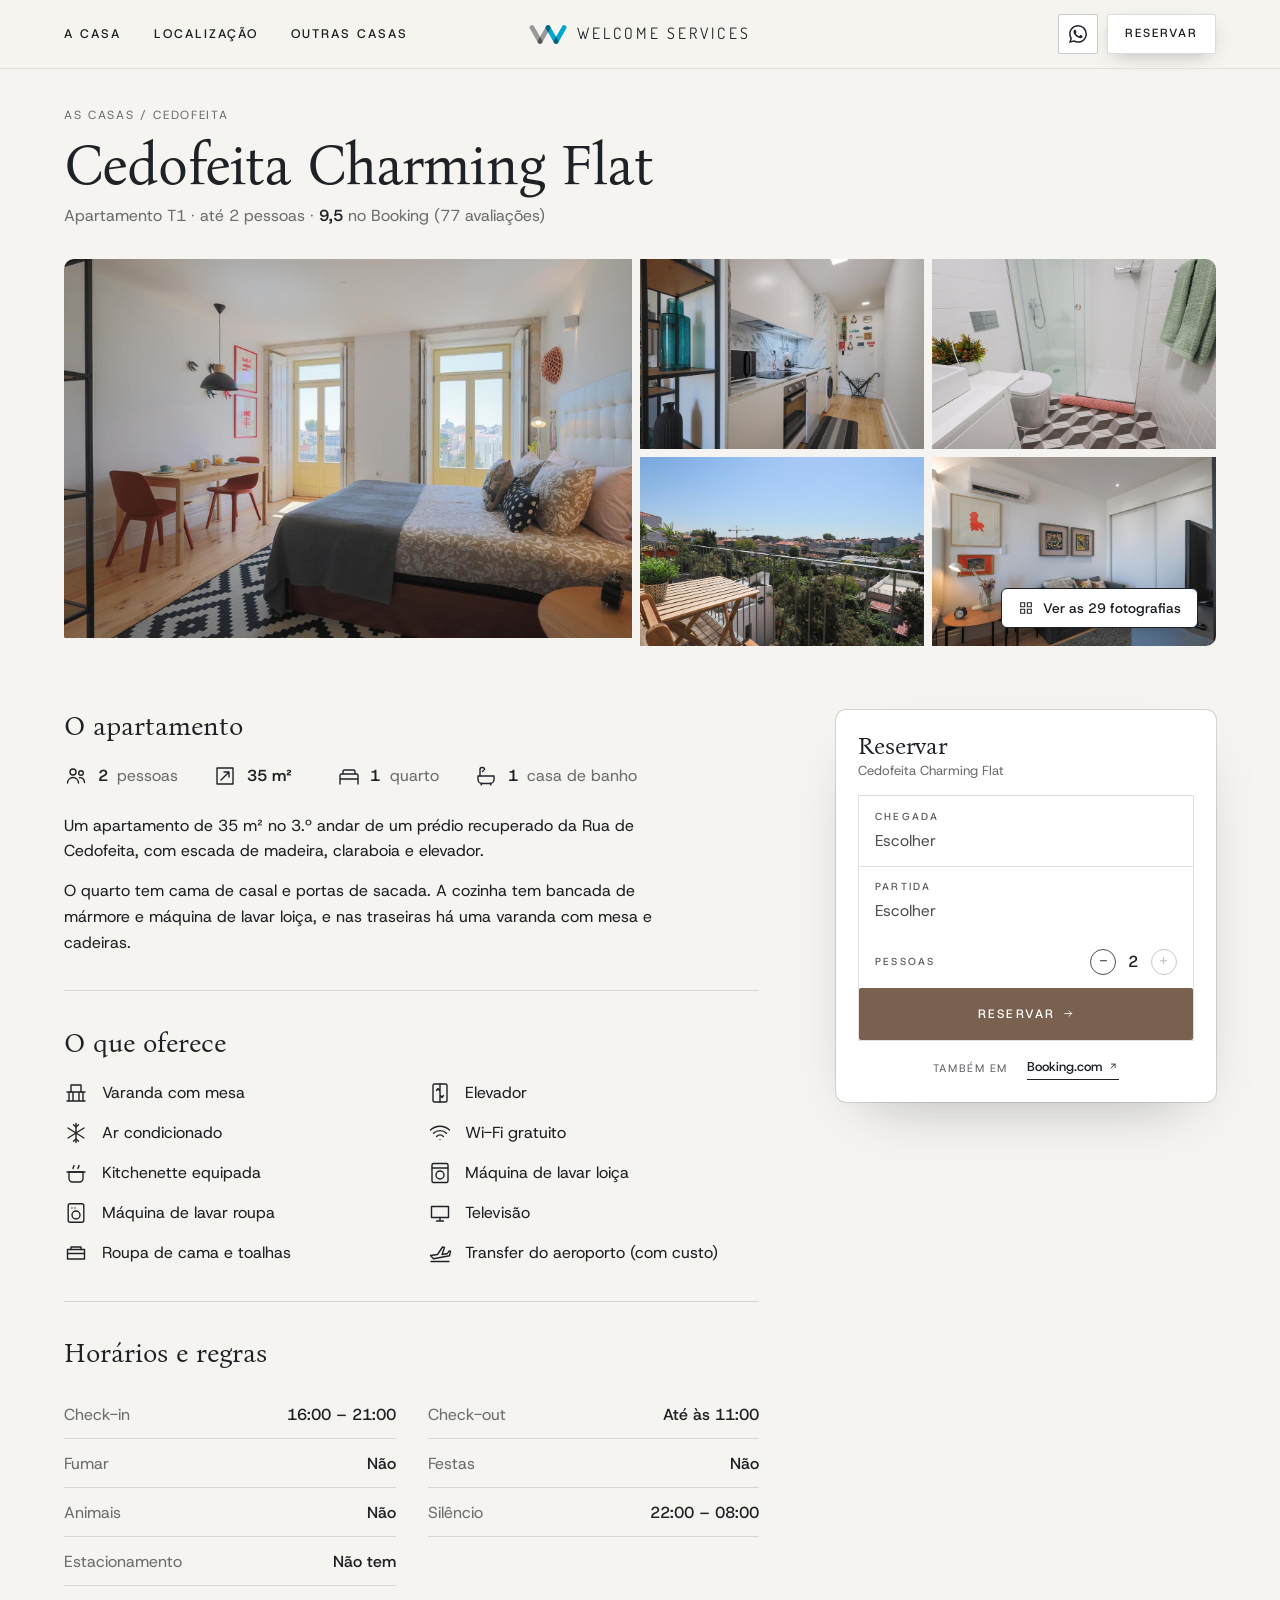
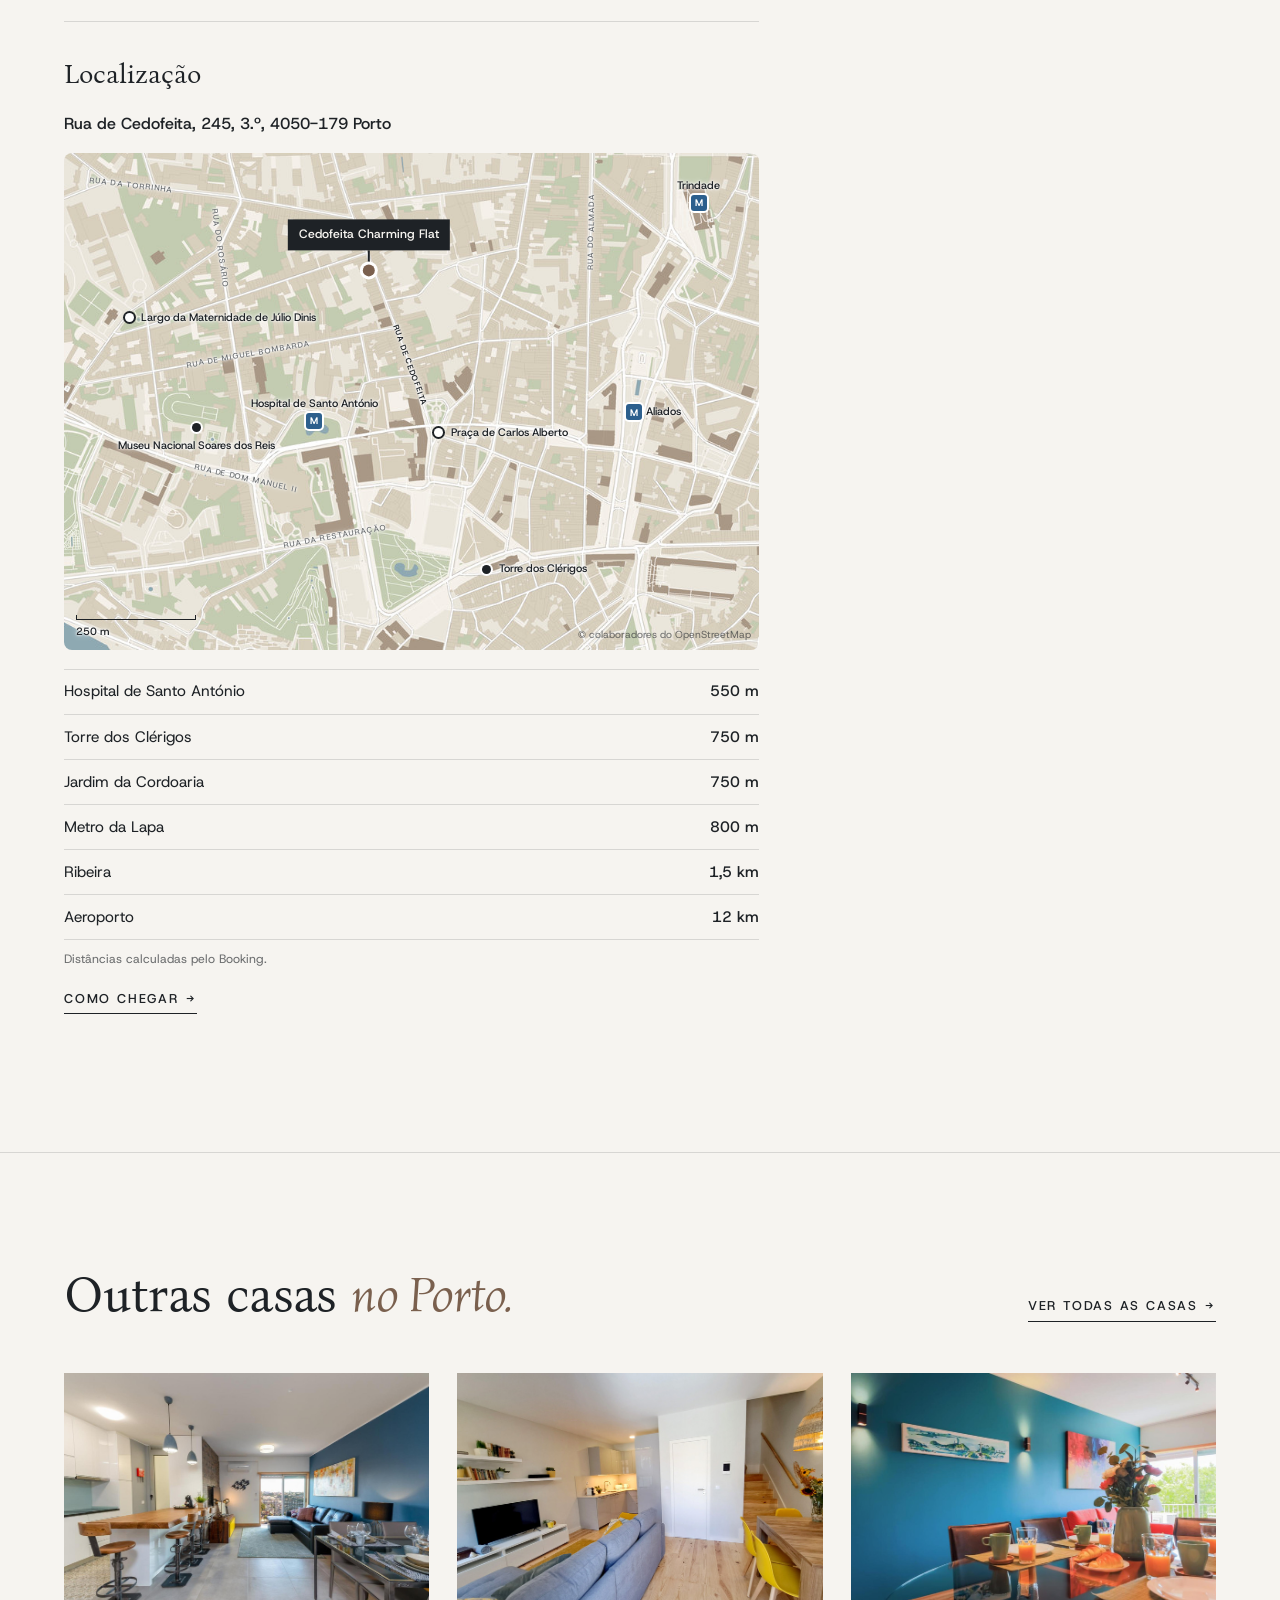
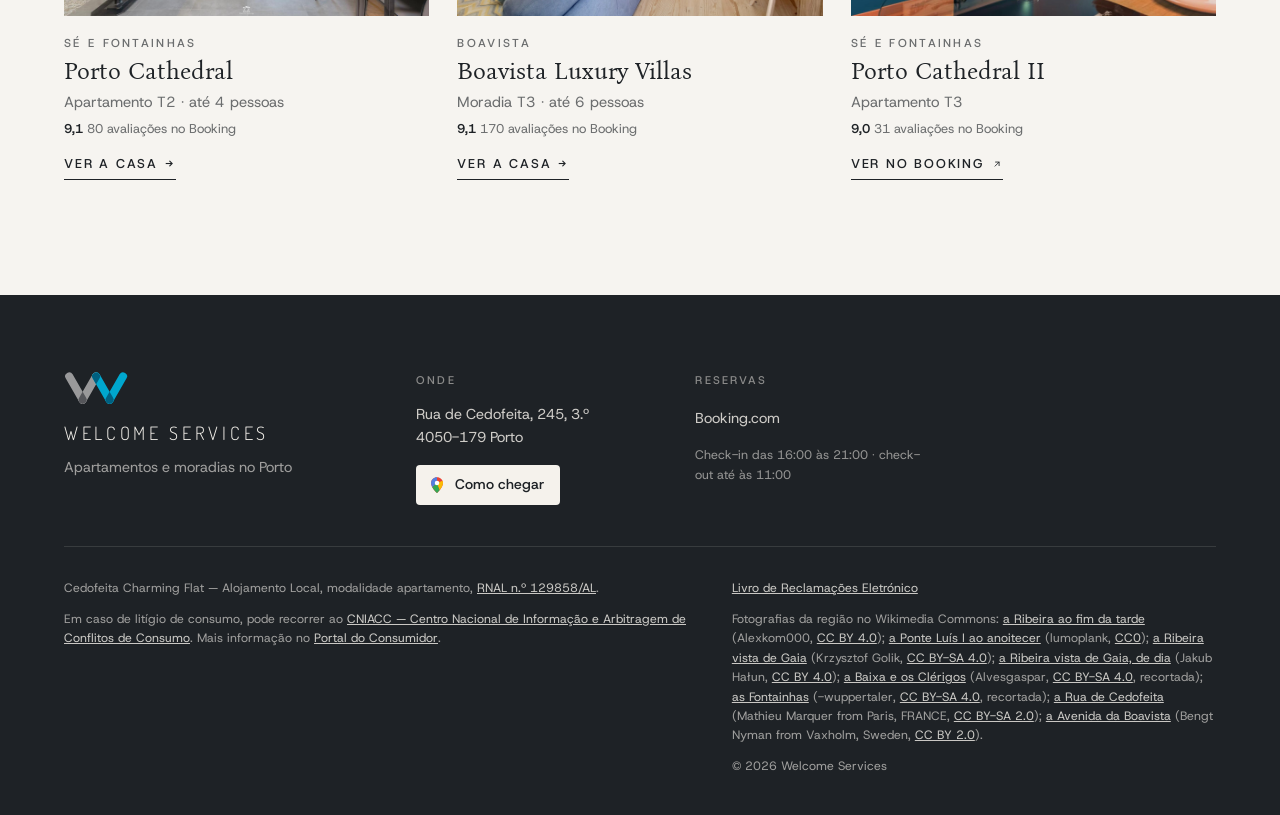
<file: site/cedofeita-charming-flat/index.html>
<!doctype html>
<html lang="pt-PT">
<head>
<meta charset="utf-8">
<meta name="viewport" content="width=device-width, initial-scale=1">
<title>Cedofeita Charming Flat, Cedofeita · Welcome Services</title>
<meta name="description" content="Apartamento T1 de 35 m² na Rua de Cedofeita, no Porto, com varanda e elevador, para 2 pessoas.">
<meta property="og:title" content="Cedofeita Charming Flat, Cedofeita · Welcome Services">
<meta property="og:description" content="Apartamento T1 de 35 m² na Rua de Cedofeita, no Porto, com varanda e elevador, para 2 pessoas.">
<meta property="og:image" content="../assets/img/a-quarto-janelas-1400.jpg">
<meta name="robots" content="noindex">
<meta name="theme-color" content="#f6f4f0">
<link rel="icon" href="data:image/svg+xml,%3Csvg xmlns=%22http://www.w3.org/2000/svg%22 viewBox=%220 0 560 280%22 role=%22img%22 aria-label=%22Welcome Services%22%3E %3Cdefs%3E %3Cmask id=%22ma%22 maskUnits=%22userSpaceOnUse%22 x=%220%22 y=%220%22 width=%22560%22 height=%22280%22%3E%3Cpath class=%22wm-l%22 style=%22--i:0%22 pathLength=%221%22 d=%22M45 38L163 243%22 fill=%22none%22 stroke=%22%23fff%22 stroke-width=%2270%22 stroke-linecap=%22round%22/%3E%3C/mask%3E %3Cmask id=%22mb%22 maskUnits=%22userSpaceOnUse%22 x=%220%22 y=%220%22 width=%22560%22 height=%22280%22%3E%3Cpath class=%22wm-l%22 style=%22--i:1%22 pathLength=%221%22 d=%22M163 243L281 38%22 fill=%22none%22 stroke=%22%23fff%22 stroke-width=%2270%22 stroke-linecap=%22round%22/%3E%3C/mask%3E %3Cmask id=%22mc%22 maskUnits=%22userSpaceOnUse%22 x=%220%22 y=%220%22 width=%22560%22 height=%22280%22%3E%3Cpath class=%22wm-l%22 style=%22--i:2%22 pathLength=%221%22 d=%22M281 38L399 243%22 fill=%22none%22 stroke=%22%23fff%22 stroke-width=%2270%22 stroke-linecap=%22round%22/%3E%3C/mask%3E %3C/defs%3E %3Cg fill=%22none%22 stroke-width=%2270%22 stroke-linecap=%22round%22%3E %3Cpath class=%22wm-l%22 style=%22--i:0%22 pathLength=%221%22 d=%22M45 38L163 243%22 stroke=%22%2399999A%22/%3E %3Cpath class=%22wm-l%22 style=%22--i:1%22 pathLength=%221%22 d=%22M163 243L281 38%22 stroke=%22%2399999A%22/%3E %3Cpath class=%22wm-l%22 style=%22--i:1%22 pathLength=%221%22 d=%22M163 243L281 38%22 stroke=%22%2355565A%22 mask=%22url%28%23ma%29%22/%3E %3Cpath class=%22wm-l%22 style=%22--i:2%22 pathLength=%221%22 d=%22M281 38L399 243%22 stroke=%22%2300A7CE%22/%3E %3Cpath class=%22wm-l%22 style=%22--i:2%22 pathLength=%221%22 d=%22M281 38L399 243%22 stroke=%22%23006080%22 mask=%22url%28%23mb%29%22/%3E %3Cpath class=%22wm-l%22 style=%22--i:3%22 pathLength=%221%22 d=%22M399 243L517 38%22 stroke=%22%2300A7CE%22/%3E %3Cpath class=%22wm-l%22 style=%22--i:3%22 pathLength=%221%22 d=%22M399 243L517 38%22 stroke=%22%23006080%22 mask=%22url%28%23mc%29%22/%3E %3C/g%3E %3C/svg%3E">
<link rel="preconnect" href="https://fonts.googleapis.com">
<link rel="preconnect" href="https://fonts.gstatic.com" crossorigin>
<link href="https://fonts.googleapis.com/css2?family=Bona+Nova:ital,wght@0,400;1,400&family=Host+Grotesk:wght@400;500;600&display=swap" rel="stylesheet">
<link href="https://fonts.googleapis.com/css2?family=Dosis:wght@300;400;500&amp;display=swap" rel="stylesheet">
<link rel="stylesheet" href="../assets/base.css">
<link rel="stylesheet" href="../assets/tema.css">
<link rel="stylesheet" href="../assets/agencia.css">
</head>
<body class="w-base" style="--destaque:#7a604e;--destaque-2:#644f40;--destaque-claro:#c3b7af;--escuro:#22323b;--escuro-2:#2d424e">
<a class="saltar" href="#conteudo">Saltar para o conteúdo</a>

<header class="topo topo--centro w-topo" id="topo">
  <nav class="topo__nav" aria-label="Secções">
    <a href="#casa-t">A casa</a>
    <a href="#onde">Localização</a>
    <a href="../index.html#casas">Outras casas</a>
  </nav>
  <a class="topo__marca" href="../index.html" aria-label="Welcome Services, início"><span class="topo__logo"><svg aria-hidden="true" focusable="false" xmlns="http://www.w3.org/2000/svg" viewBox="0 0 560 280">
<defs>
<mask id="lt-ma" maskUnits="userSpaceOnUse" x="0" y="0" width="560" height="280"><path class="wm-l" style="--i:0" pathLength="1" d="M45 38L163 243" fill="none" stroke="#fff" stroke-width="70" stroke-linecap="round"/></mask>
<mask id="lt-mb" maskUnits="userSpaceOnUse" x="0" y="0" width="560" height="280"><path class="wm-l" style="--i:1" pathLength="1" d="M163 243L281 38" fill="none" stroke="#fff" stroke-width="70" stroke-linecap="round"/></mask>
<mask id="lt-mc" maskUnits="userSpaceOnUse" x="0" y="0" width="560" height="280"><path class="wm-l" style="--i:2" pathLength="1" d="M281 38L399 243" fill="none" stroke="#fff" stroke-width="70" stroke-linecap="round"/></mask>
</defs>
<g fill="none" stroke-width="70" stroke-linecap="round">
<path class="wm-l" style="--i:0" pathLength="1" d="M45 38L163 243" stroke="#99999A"/>
<path class="wm-l" style="--i:1" pathLength="1" d="M163 243L281 38" stroke="#99999A"/>
<path class="wm-l" style="--i:1" pathLength="1" d="M163 243L281 38" stroke="#55565A" mask="url(#lt-ma)"/>
<path class="wm-l" style="--i:2" pathLength="1" d="M281 38L399 243" stroke="#00A7CE"/>
<path class="wm-l" style="--i:2" pathLength="1" d="M281 38L399 243" stroke="#006080" mask="url(#lt-mb)"/>
<path class="wm-l" style="--i:3" pathLength="1" d="M399 243L517 38" stroke="#00A7CE"/>
<path class="wm-l" style="--i:3" pathLength="1" d="M399 243L517 38" stroke="#006080" mask="url(#lt-mc)"/>
</g>
</svg></span><span>Welcome Services</span></a>
  <div class="topo__res"><a class="topo__wpp" href="https://wa.me/?text=Ol%C3%A1%21%20Gostava%20de%20saber%20a%20disponibilidade%20para%20o%20Cedofeita%20Charming%20Flat." target="_blank" rel="noopener" aria-label="Falar por WhatsApp"><svg class="i-wpp" viewBox="0 0 24 24" aria-hidden="true"><path d="M17.47 14.38c-.3-.15-1.76-.87-2.03-.97-.27-.1-.47-.15-.67.15-.2.3-.77.97-.94 1.16-.17.2-.35.22-.64.08-.3-.15-1.26-.46-2.39-1.48-.88-.79-1.48-1.76-1.65-2.06-.17-.3-.02-.46.13-.61.13-.13.3-.35.45-.52.15-.17.2-.3.3-.5.1-.2.05-.37-.03-.52-.07-.15-.67-1.61-.92-2.2-.24-.58-.49-.5-.67-.51h-.57c-.2 0-.52.07-.79.37-.27.3-1.04 1.02-1.04 2.48s1.07 2.88 1.21 3.07c.15.2 2.1 3.2 5.08 4.49.71.31 1.26.49 1.7.63.71.22 1.36.19 1.87.12.57-.09 1.76-.72 2-1.41.25-.7.25-1.29.18-1.41-.08-.13-.27-.2-.57-.35ZM12.05 21.79h-.01a9.87 9.87 0 0 1-5.03-1.38l-.36-.21-3.74.98 1-3.65-.24-.37a9.86 9.86 0 0 1-1.51-5.26c0-5.45 4.44-9.88 9.89-9.88 2.64 0 5.12 1.03 6.99 2.9a9.82 9.82 0 0 1 2.89 6.99c0 5.45-4.44 9.88-9.88 9.88Zm8.41-18.3A11.82 11.82 0 0 0 12.05 0C5.5 0 .16 5.34.16 11.89c0 2.1.55 4.14 1.59 5.95L.06 24l6.3-1.65a11.88 11.88 0 0 0 5.68 1.45h.01c6.55 0 11.89-5.34 11.89-11.9a11.82 11.82 0 0 0-3.48-8.41Z"/></svg></a><a class="botao botao--topo" href="#reservar">Reservar</a></div>
</header>

<main id="conteudo">

<div class="largura wb-cab">
  <p class="w-migalhas"><a href="../index.html#casas">As casas</a> <span aria-hidden="true">/</span> Cedofeita</p>
  <h1>Cedofeita Charming Flat</h1>
  <p class="wb-cab__linha">Apartamento T1 · até 2 pessoas · <b>9,5</b> no Booking (77 avaliações)</p>
</div>

<div class="largura wb-mos">
  <button type="button" style="--ar:1.5004" data-visor="a" data-indice="1" aria-label="Ver as fotografias"><img src="../assets/img/a-quarto-janelas-1400.jpg" srcset="../assets/img/a-quarto-janelas-800.jpg 800w, ../assets/img/a-quarto-janelas-1400.jpg 1400w, ../assets/img/a-quarto-janelas.jpg 2048w" sizes="(max-width: 760px) 100vw, 50vw" alt="Cama de casal e mesa de pequeno-almoço diante das portas de sacada amarelas" width="2048" height="1365" decoding="async"></button><button type="button" style="--ar:1.5004" data-visor="a" data-indice="11" aria-label="Ver as fotografias"><img src="../assets/img/a-cozinha-1400.jpg" srcset="../assets/img/a-cozinha-800.jpg 800w, ../assets/img/a-cozinha-1400.jpg 1400w, ../assets/img/a-cozinha.jpg 2048w" sizes="(max-width: 760px) 50vw, 25vw" alt="Cozinha com bancada de mármore, forno e corredor até às portas ao fundo" width="2048" height="1365" decoding="async"></button><button type="button" style="--ar:1.5004" data-visor="a" data-indice="18" aria-label="Ver as fotografias"><img src="../assets/img/a-wc-1400.jpg" srcset="../assets/img/a-wc-800.jpg 800w, ../assets/img/a-wc-1400.jpg 1400w, ../assets/img/a-wc.jpg 2048w" sizes="(max-width: 760px) 50vw, 25vw" alt="Casa de banho com duche de vidro, lavatório e chão geométrico" width="2048" height="1365" decoding="async"></button><button type="button" style="--ar:1.5004" data-visor="a" data-indice="22" aria-label="Ver as fotografias"><img src="../assets/img/a-varanda-1400.jpg" srcset="../assets/img/a-varanda-800.jpg 800w, ../assets/img/a-varanda-1400.jpg 1400w, ../assets/img/a-varanda.jpg 2048w" sizes="(max-width: 760px) 50vw, 25vw" alt="Varanda com mesa e cadeiras de madeira sobre telhados e árvores do Porto" width="2048" height="1365" decoding="async"></button><button type="button" style="--ar:1.5004" data-visor="a" data-indice="8" aria-label="Ver as fotografias"><img src="../assets/img/a-sala-sofa-1400.jpg" srcset="../assets/img/a-sala-sofa-800.jpg 800w, ../assets/img/a-sala-sofa-1400.jpg 1400w, ../assets/img/a-sala-sofa.jpg 2048w" sizes="(max-width: 760px) 50vw, 25vw" alt="Sala com sofá cinzento, mesas de apoio e roupeiro" width="2048" height="1365" decoding="async"></button>
  <button type="button" class="wb-mos__todas" data-album="a"><svg viewBox="0 0 24 24" aria-hidden="true"><path d="M4 4h6v6H4zM14 4h6v6h-6zM4 14h6v6H4zM14 14h6v6h-6z"/></svg>Ver as 29 fotografias</button>
</div>

<div class="largura wb-g">
  <div class="wb-ficha">
    <section class="wb-blk" aria-labelledby="casa-t">
      <h2 id="casa-t">O apartamento</h2>
      <ul class="wb-factos"><li><svg viewBox="0 0 24 24" aria-hidden="true"><circle cx="9" cy="8" r="3"/><path d="M3.5 19c0-3 2.5-5.5 5.5-5.5s5.5 2.5 5.5 5.5"/><circle cx="17" cy="9" r="2.3"/><path d="M15.5 13.7c2.7-.4 5 1.7 5 4.8"/></svg><b>2</b><span>pessoas</span></li><li><svg viewBox="0 0 24 24" aria-hidden="true"><path d="M4 4h16v16H4z"/><path d="M8 16 16 8M11 8h5v5"/></svg><b>35 m²</b><span></span></li><li><svg viewBox="0 0 24 24" aria-hidden="true"><path d="M3 18v-6.5A1.5 1.5 0 0 1 4.5 10h15a1.5 1.5 0 0 1 1.5 1.5V18M3 15h18M3 18v2M21 18v2M6 10V7.5A1.5 1.5 0 0 1 7.5 6h9A1.5 1.5 0 0 1 18 7.5V10"/></svg><b>1</b><span>quarto</span></li><li><svg viewBox="0 0 24 24" aria-hidden="true"><path d="M4 12h16v3.5a4 4 0 0 1-4 4H8a4 4 0 0 1-4-4z"/><path d="M6 12V5.5A2 2 0 0 1 8 3.5h.5a2 2 0 0 1 2 2"/><path d="M8.5 7.5l1-1M7 21l1-1.6M17 21l-1-1.6"/></svg><b>1</b><span>casa de banho</span></li></ul>
      <div class="wb-texto"><p>Um apartamento de 35 m² no 3.º andar de um prédio recuperado da Rua de Cedofeita, com escada de madeira, claraboia e elevador.</p><p>O quarto tem cama de casal e portas de sacada. A cozinha tem bancada de mármore e máquina de lavar loiça, e nas traseiras há uma varanda com mesa e cadeiras.</p></div>
    </section>
    <section class="wb-blk" aria-labelledby="tem-t">
      <h2 id="tem-t">O que oferece</h2>
      <ul class="wb-comod"><li><svg viewBox="0 0 24 24" aria-hidden="true"><path d="M3 11h18M5 11v9M19 11v9M9 11v9M15 11v9M3 20h18"/><path d="M7 11V4h10v7"/></svg><span>Varanda com mesa</span></li><li><svg viewBox="0 0 24 24" aria-hidden="true"><rect x="5" y="3" width="14" height="18" rx="1.5"/><path d="M12 3v18M8.5 9.5l1.5-2 1.5 2M12.5 14.5l1.5 2 1.5-2"/></svg><span>Elevador</span></li><li><svg viewBox="0 0 24 24" aria-hidden="true"><path d="M12 2.5v19M4 7l16 10M20 7L4 17"/><path d="M9.5 3.8L12 6l2.5-2.2M9.5 20.2L12 18l2.5 2.2"/></svg><span>Ar condicionado</span></li><li><svg viewBox="0 0 24 24" aria-hidden="true"><path d="M2.5 9a14 14 0 0 1 19 0M5.5 12.2a9.5 9.5 0 0 1 13 0M8.6 15.4a5 5 0 0 1 6.8 0"/><path d="M12 18.6h.01"/></svg><span>Wi-Fi gratuito</span></li><li><svg viewBox="0 0 24 24" aria-hidden="true"><path d="M5 11h14v6.5A3.5 3.5 0 0 1 15.5 21h-7A3.5 3.5 0 0 1 5 17.5z"/><path d="M3 11h18M9 7.5c0-1.5 1-1.5 1-3M14 7.5c0-1.5 1-1.5 1-3"/></svg><span>Kitchenette equipada</span></li><li><svg viewBox="0 0 24 24" aria-hidden="true"><rect x="4" y="2.5" width="16" height="19" rx="1.5"/><path d="M4 7h16"/><circle cx="12" cy="14" r="4"/></svg><span>Máquina de lavar loiça</span></li><li><svg viewBox="0 0 24 24" aria-hidden="true"><rect x="4.2" y="2.8" width="15.6" height="18.4" rx="2"/><circle cx="12" cy="14" r="4"/><path d="M8 7h.01M11 7h.01"/></svg><span>Máquina de lavar roupa</span></li><li><svg viewBox="0 0 24 24" aria-hidden="true"><path d="M3.5 5.5h17v11h-17z"/><path d="M8.5 20h7M12 16.5V20"/></svg><span>Televisão</span></li><li><svg viewBox="0 0 24 24" aria-hidden="true"><path d="M3.5 8.5h17v9.5h-17z"/><path d="M3.5 12.5h17M7 8.5V6h10v2.5"/></svg><span>Roupa de cama e toalhas</span></li><li><svg viewBox="0 0 24 24" aria-hidden="true"><path d="M2.5 14.5l7-1 5-7.5 2 .5-2.5 7 5.5-1 1.5-2.5 1.5.3-1 4.5-16 3z"/><path d="M3 20.5h18"/></svg><span>Transfer do aeroporto (com custo)</span></li></ul>
    </section>
    <section class="wb-blk" aria-labelledby="hor-t">
      <h2 id="hor-t">Horários e regras</h2>
      <dl class="wb-hor"><div><dt>Check-in</dt><dd>16:00 – 21:00</dd></div><div><dt>Check-out</dt><dd>Até às 11:00</dd></div><div><dt>Fumar</dt><dd>Não</dd></div><div><dt>Festas</dt><dd>Não</dd></div><div><dt>Animais</dt><dd>Não</dd></div><div><dt>Silêncio</dt><dd>22:00 – 08:00</dd></div><div><dt>Estacionamento</dt><dd>Não tem</dd></div></dl>
    </section>
    <section class="wb-blk" id="onde" aria-labelledby="onde-t">
      <h2 id="onde-t">Localização</h2>
      <p class="w-morada">Rua de Cedofeita, 245, 3.º, 4050-179 Porto</p>
      <figure class="w-mapa wb-mapa" style="--ar:1.3997">
        <img src="../assets/img/mapa-a.jpg" srcset="../assets/img/mapa-a-800.jpg 900w, ../assets/img/mapa-a.jpg 1800w" sizes="(max-width: 900px) 100vw, 58vw" alt="Mapa com a localização de Cedofeita Charming Flat, em Rua de Cedofeita, 245, 3.º" width="1800" height="1286" loading="lazy">
        <span class="w-rua w-rua--casa" style="left:49.8%;top:42.76%;--a:69.7deg">Rua de Cedofeita</span><span class="w-rua" style="left:38.91%;top:77.11%;--a:-10.2deg">Rua da Restauração</span><span class="w-rua" style="left:26.12%;top:65.49%;--a:12.7deg">Rua de Dom Manuel II</span><span class="w-rua" style="left:22.39%;top:19.16%;--a:81.8deg">Rua do Rosário</span><span class="w-rua" style="left:75.77%;top:15.91%;--a:-88.5deg">Rua do Almada</span><span class="w-rua" style="left:26.47%;top:40.49%;--a:-10.1deg">Rua de Miguel Bombarda</span><span class="w-rua" style="left:9.69%;top:6.38%;--a:6.8deg">Rua da Torrinha</span>
        <span class="w-ref w-ref--lugar w-ref--d" style="left:60.83%;top:83.76%"><i></i><b>Torre dos Clérigos</b></span><span class="w-ref w-ref--praca w-ref--d" style="left:53.93%;top:56.3%"><i></i><b>Praça de Carlos Alberto</b></span><span class="w-ref w-ref--metro w-ref--c" style="left:36.02%;top:53.99%"><i>M</i><b>Hospital de Santo António</b></span><span class="w-ref w-ref--lugar w-ref--b w-ref--menor" style="left:19.1%;top:55.35%"><i></i><b>Museu Nacional Soares dos Reis</b></span><span class="w-ref w-ref--praca w-ref--d" style="left:9.42%;top:33.22%"><i></i><b>Largo da Maternidade de Júlio Dinis</b></span><span class="w-ref w-ref--metro w-ref--d w-ref--menor" style="left:81.94%;top:52.22%"><i>M</i><b>Aliados</b></span><span class="w-ref w-ref--metro w-ref--c" style="left:91.32%;top:10.05%"><i>M</i><b>Trindade</b></span>
        <span class="w-pino" style="left:43.87%;top:22.80%"><b>Cedofeita Charming Flat</b><i></i></span>
        <span class="w-escala" style="--pc:17.24%"><i></i>250 m</span>
        <figcaption>© colaboradores do OpenStreetMap</figcaption>
      </figure>
      <ul class="w-perto"><li><span>Hospital de Santo António</span><b>550 m</b></li><li><span>Torre dos Clérigos</span><b>750 m</b></li><li><span>Jardim da Cordoaria</span><b>750 m</b></li><li><span>Metro da Lapa</span><b>800 m</b></li><li><span>Ribeira</span><b>1,5 km</b></li><li><span>Aeroporto</span><b>12 km</b></li></ul>
      <p class="w-nota">Distâncias calculadas pelo Booking.</p>
      <a class="w-link" href="https://www.google.com/maps/dir/?api=1&destination=41.15133,-8.61756" target="_blank" rel="noopener">Como chegar <span class="w-seta" aria-hidden="true">→</span></a>
    </section>
  </div>
  <aside class="wb-lado" aria-label="Reservar">
    <div class="wb-cartao">
      <p class="wb-cartao__t">Reservar <span>Cedofeita Charming Flat</span></p>
      <form class="rb rb--cartao" id="reservar" data-casas="[{&quot;url&quot;: &quot;https://www.booking.com/hotel/pt/cedofeita-charming-flat.pt-pt.html&quot;, &quot;max&quot;: 2, &quot;nome&quot;: &quot;Cedofeita Charming Flat&quot;}]" data-sel="0">
      <button type="button" class="rb__campo" data-campo="in"><span>Chegada</span><b>Escolher</b></button>
      <button type="button" class="rb__campo" data-campo="out"><span>Partida</span><b>Escolher</b></button>
      <div class="rb__campo rb__pessoas"><span>Pessoas</span><div><button type="button" data-passo="-1" aria-label="Menos uma pessoa">−</button><output>2</output><button type="button" data-passo="1" aria-label="Mais uma pessoa">+</button></div></div>
      <a class="botao botao--seta rb__ir" href="https://www.booking.com/hotel/pt/cedofeita-charming-flat.pt-pt.html" target="_blank" rel="noopener">Reservar</a>
      <div class="rb__cal" hidden></div>
    </form>
      <p class="w-atalhos"><span>Também em</span><a href="https://www.booking.com/hotel/pt/cedofeita-charming-flat.pt-pt.html" target="_blank" rel="noopener">Booking.com <svg class="w-fora" viewBox="0 0 24 24" aria-hidden="true"><path d="M8 16 16 8M9 8h7v7"/></svg></a></p>
    </div>
  </aside>
</div>

<section class="w-sec w-outras" aria-labelledby="outras-t">
  <div class="largura">
    <div class="w-outras__cab"><header class="w-cab "><h2 class="w-titulo" id="outras-t">Outras casas <em>no Porto.</em></h2></header><a class="w-link" href="../index.html#casas">Ver todas as casas <span class="w-seta" aria-hidden="true">→</span></a></div>
    <div class="w-grelha w-grelha--3"><a class="wc" href="../porto-cathedral/index.html" data-zona="se">
        <figure><img src="../assets/img/b-capa-1400.jpg" srcset="../assets/img/b-capa-800.jpg 800w, ../assets/img/b-capa-1400.jpg 1400w, ../assets/img/b-capa.jpg 2048w" sizes="(max-width: 760px) 86vw, 30vw" alt="Cozinha e sala em espaço aberto com parede azul e janela sobre a cidade" width="2048" height="1365" loading="lazy" decoding="async"></figure>
        <p class="w-eti">Sé e Fontainhas</p>
        <h3>Porto Cathedral</h3>
        <p class="wc__linha">Apartamento T2 · até 4 pessoas</p>
        <span class="wc__nota"><b>9,1</b> 80 avaliações no Booking</span>
        <span class="w-link">Ver a casa <span class="w-seta" aria-hidden="true">→</span></span>
      </a><a class="wc" href="../boavista-luxury-villas/index.html" data-zona="boavista">
        <figure><img src="../assets/img/c-sala-1400.jpg" srcset="../assets/img/c-sala-800.jpg 800w, ../assets/img/c-sala-1400.jpg 1400w, ../assets/img/c-sala-2000.jpg 2000w, ../assets/img/c-sala.jpg 3706w" sizes="(max-width: 760px) 86vw, 30vw" alt="A sala com sofá de canto azul e almofadas amarelas, a cozinha ao fundo" width="3706" height="2780" loading="lazy" decoding="async"></figure>
        <p class="w-eti">Boavista</p>
        <h3>Boavista Luxury Villas</h3>
        <p class="wc__linha">Moradia T3 · até 6 pessoas</p>
        <span class="wc__nota"><b>9,1</b> 170 avaliações no Booking</span>
        <span class="w-link">Ver a casa <span class="w-seta" aria-hidden="true">→</span></span>
      </a><a class="wc" href="https://www.booking.com/hotel/pt/porto-cathedral-ii.pt-pt.html" target="_blank" rel="noopener" data-zona="se">
        <figure><img src="../assets/img/cat-porto-cathedral-ii-800.jpg" srcset="../assets/img/cat-porto-cathedral-ii-800.jpg 800w, ../assets/img/cat-porto-cathedral-ii.jpg 1280w" sizes="(max-width: 760px) 86vw, 30vw" alt="Porto Cathedral II, no Porto" width="1280" height="853" loading="lazy" decoding="async"></figure>
        <p class="w-eti">Sé e Fontainhas</p>
        <h3>Porto Cathedral II</h3>
        <p class="wc__linha">Apartamento T3</p>
        <span class="wc__nota"><b>9,0</b> 31 avaliações no Booking</span>
        <span class="w-link">Ver no Booking <svg class="w-fora" viewBox="0 0 24 24" aria-hidden="true"><path d="M8 16 16 8M9 8h7v7"/></svg></span>
      </a></div>
  </div>
</section>

<div class="alb" id="alb-a" role="dialog" aria-modal="true" aria-label="Todas as fotografias de Cedofeita Charming Flat" hidden>
  <div class="alb__cab"><p class="alb__nome">Cedofeita Charming Flat <small>29 fotografias</small></p><nav class="alb__ind" aria-label="Divisões"><a href="#alb-a-quarto">Quarto</a><a href="#alb-a-sala">Sala</a><a href="#alb-a-cozinha">Cozinha</a><a href="#alb-a-refeicoes">Zona de refeições</a><a href="#alb-a-wc">Casa de banho</a><a href="#alb-a-entrada">Entrada</a><a href="#alb-a-varanda">Varanda</a><a href="#alb-a-predio">O prédio</a></nav><button type="button" class="alb__x" aria-label="Fechar"><svg viewBox="0 0 24 24"><path d="M5 5l14 14M19 5L5 19"/></svg></button></div>
  <div class="alb__corpo"><section class="alb__div" id="alb-a-quarto"><h3>Quarto <small>8</small></h3><div class="alb__fotos"><button type="button" style="--ar:1.5004" data-visor="a-quarto" data-indice="0" aria-label="Ver em grande: Quarto com cama de casal, tapete geométrico e janelas de sacada abertas para a luz"><img src="../assets/img/a-quarto-cama-1400.jpg" srcset="../assets/img/a-quarto-cama-800.jpg 800w, ../assets/img/a-quarto-cama-1400.jpg 1400w, ../assets/img/a-quarto-cama.jpg 2048w" sizes="(max-width: 760px) 92vw, 40vw" alt="Quarto com cama de casal, tapete geométrico e janelas de sacada abertas para a luz" width="2048" height="1365" loading="lazy" decoding="async"></button><button type="button" style="--ar:1.5004" data-visor="a-quarto" data-indice="1" aria-label="Ver em grande: Cama de casal e mesa de pequeno-almoço diante das portas de sacada amarelas"><img src="../assets/img/a-quarto-janelas-1400.jpg" srcset="../assets/img/a-quarto-janelas-800.jpg 800w, ../assets/img/a-quarto-janelas-1400.jpg 1400w, ../assets/img/a-quarto-janelas.jpg 2048w" sizes="(max-width: 760px) 92vw, 40vw" alt="Cama de casal e mesa de pequeno-almoço diante das portas de sacada amarelas" width="2048" height="1365" loading="lazy" decoding="async"></button><button type="button" style="--ar:1.5004" data-visor="a-quarto" data-indice="2" aria-label="Ver em grande: Quarto visto da entrada, com móvel de TV, poltrona e portas de sacada ao fundo"><img src="../assets/img/a-quarto-tv-1400.jpg" srcset="../assets/img/a-quarto-tv-800.jpg 800w, ../assets/img/a-quarto-tv-1400.jpg 1400w, ../assets/img/a-quarto-tv.jpg 2048w" sizes="(max-width: 760px) 92vw, 40vw" alt="Quarto visto da entrada, com móvel de TV, poltrona e portas de sacada ao fundo" width="2048" height="1365" loading="lazy" decoding="async"></button><button type="button" style="--ar:1.5004" data-visor="a-quarto" data-indice="3" aria-label="Ver em grande: Cama com cabeceira estofada, estante metálica e roupeiro branco"><img src="../assets/img/a-quarto-cabeceira-1400.jpg" srcset="../assets/img/a-quarto-cabeceira-800.jpg 800w, ../assets/img/a-quarto-cabeceira-1400.jpg 1400w, ../assets/img/a-quarto-cabeceira.jpg 2048w" sizes="(max-width: 760px) 92vw, 40vw" alt="Cama com cabeceira estofada, estante metálica e roupeiro branco" width="2048" height="1365" loading="lazy" decoding="async"></button><button type="button" style="--ar:1.5004" data-visor="a-quarto" data-indice="4" aria-label="Ver em grande: Cabeceira da cama com almofadas, candeeiro e quadro de coruja"><img src="../assets/img/a-quarto-detalhe-1400.jpg" srcset="../assets/img/a-quarto-detalhe-800.jpg 800w, ../assets/img/a-quarto-detalhe-1400.jpg 1400w, ../assets/img/a-quarto-detalhe.jpg 2048w" sizes="(max-width: 760px) 92vw, 40vw" alt="Cabeceira da cama com almofadas, candeeiro e quadro de coruja" width="2048" height="1365" loading="lazy" decoding="async"></button><button type="button" style="--ar:1.5004" data-visor="a-quarto" data-indice="5" aria-label="Ver em grande: Cama de casal com tapete preto e branco e secretária de madeira"><img src="../assets/img/a-quarto-cama-2-1400.jpg" srcset="../assets/img/a-quarto-cama-2-800.jpg 800w, ../assets/img/a-quarto-cama-2-1400.jpg 1400w, ../assets/img/a-quarto-cama-2.jpg 2048w" sizes="(max-width: 760px) 92vw, 40vw" alt="Cama de casal com tapete preto e branco e secretária de madeira" width="2048" height="1365" loading="lazy" decoding="async"></button><button type="button" style="--ar:1.5004" data-visor="a-quarto" data-indice="6" aria-label="Ver em grande: Mesas de cabeceira pintadas à mão com quadro e candeeiro"><img src="../assets/img/a-quarto-mesas-1400.jpg" srcset="../assets/img/a-quarto-mesas-800.jpg 800w, ../assets/img/a-quarto-mesas-1400.jpg 1400w, ../assets/img/a-quarto-mesas.jpg 2048w" sizes="(max-width: 760px) 92vw, 40vw" alt="Mesas de cabeceira pintadas à mão com quadro e candeeiro" width="2048" height="1365" loading="lazy" decoding="async"></button><button type="button" style="--ar:1.5004" data-visor="a-quarto" data-indice="7" aria-label="Ver em grande: Pormenor da cama com almofadas estampadas"><img src="../assets/img/a-quarto-roupa-1400.jpg" srcset="../assets/img/a-quarto-roupa-800.jpg 800w, ../assets/img/a-quarto-roupa-1400.jpg 1400w, ../assets/img/a-quarto-roupa.jpg 2048w" sizes="(max-width: 760px) 92vw, 40vw" alt="Pormenor da cama com almofadas estampadas" width="2048" height="1365" loading="lazy" decoding="async"></button></div></section><section class="alb__div" id="alb-a-sala"><h3>Sala <small>3</small></h3><div class="alb__fotos"><button type="button" style="--ar:1.5004" data-visor="a-sala" data-indice="0" aria-label="Ver em grande: Sala com sofá cinzento, mesas de apoio e roupeiro"><img src="../assets/img/a-sala-sofa-1400.jpg" srcset="../assets/img/a-sala-sofa-800.jpg 800w, ../assets/img/a-sala-sofa-1400.jpg 1400w, ../assets/img/a-sala-sofa.jpg 2048w" sizes="(max-width: 760px) 92vw, 40vw" alt="Sala com sofá cinzento, mesas de apoio e roupeiro" width="2048" height="1365" loading="lazy" decoding="async"></button><button type="button" style="--ar:1.5004" data-visor="a-sala" data-indice="1" aria-label="Ver em grande: Canto da sala com sofá, tapete e televisão"><img src="../assets/img/a-sala-tv-1400.jpg" srcset="../assets/img/a-sala-tv-800.jpg 800w, ../assets/img/a-sala-tv-1400.jpg 1400w, ../assets/img/a-sala-tv.jpg 2048w" sizes="(max-width: 760px) 92vw, 40vw" alt="Canto da sala com sofá, tapete e televisão" width="2048" height="1365" loading="lazy" decoding="async"></button><button type="button" style="--ar:0.6665" data-visor="a-sala" data-indice="2" aria-label="Ver em grande: Sofá cinzento com almofadas e manta de pelo"><img src="../assets/img/a-sala-almofadas-800.jpg" srcset="../assets/img/a-sala-almofadas-800.jpg 800w, ../assets/img/a-sala-almofadas.jpg 1365w" sizes="(max-width: 760px) 92vw, 40vw" alt="Sofá cinzento com almofadas e manta de pelo" width="1365" height="2048" loading="lazy" decoding="async"></button></div></section><section class="alb__div" id="alb-a-cozinha"><h3>Cozinha <small>4</small></h3><div class="alb__fotos"><button type="button" style="--ar:1.5004" data-visor="a-cozinha" data-indice="0" aria-label="Ver em grande: Cozinha com bancada de mármore, forno e corredor até às portas ao fundo"><img src="../assets/img/a-cozinha-1400.jpg" srcset="../assets/img/a-cozinha-800.jpg 800w, ../assets/img/a-cozinha-1400.jpg 1400w, ../assets/img/a-cozinha.jpg 2048w" sizes="(max-width: 760px) 92vw, 40vw" alt="Cozinha com bancada de mármore, forno e corredor até às portas ao fundo" width="2048" height="1365" loading="lazy" decoding="async"></button><button type="button" style="--ar:1.5004" data-visor="a-cozinha" data-indice="1" aria-label="Ver em grande: Cozinha com tampo de mármore, placa, micro-ondas e máquina de lavar loiça"><img src="../assets/img/a-cozinha-2-1400.jpg" srcset="../assets/img/a-cozinha-2-800.jpg 800w, ../assets/img/a-cozinha-2-1400.jpg 1400w, ../assets/img/a-cozinha-2.jpg 2048w" sizes="(max-width: 760px) 92vw, 40vw" alt="Cozinha com tampo de mármore, placa, micro-ondas e máquina de lavar loiça" width="2048" height="1365" loading="lazy" decoding="async"></button><button type="button" style="--ar:1.5004" data-visor="a-cozinha" data-indice="2" aria-label="Ver em grande: Cozinha em mármore junto à mesa de refeições e janela"><img src="../assets/img/a-cozinha-3-1400.jpg" srcset="../assets/img/a-cozinha-3-800.jpg 800w, ../assets/img/a-cozinha-3-1400.jpg 1400w, ../assets/img/a-cozinha-3.jpg 2048w" sizes="(max-width: 760px) 92vw, 40vw" alt="Cozinha em mármore junto à mesa de refeições e janela" width="2048" height="1365" loading="lazy" decoding="async"></button><button type="button" style="--ar:1.5004" data-visor="a-cozinha" data-indice="3" aria-label="Ver em grande: Bancada de mármore com máquina de café e faqueiro magnético"><img src="../assets/img/a-cozinha-cafe-1400.jpg" srcset="../assets/img/a-cozinha-cafe-800.jpg 800w, ../assets/img/a-cozinha-cafe-1400.jpg 1400w, ../assets/img/a-cozinha-cafe.jpg 2048w" sizes="(max-width: 760px) 92vw, 40vw" alt="Bancada de mármore com máquina de café e faqueiro magnético" width="2048" height="1365" loading="lazy" decoding="async"></button></div></section><section class="alb__div" id="alb-a-refeicoes"><h3>Zona de refeições <small>3</small></h3><div class="alb__fotos"><button type="button" style="--ar:1.5004" data-visor="a-refeicoes" data-indice="0" aria-label="Ver em grande: Mesa de madeira com duas cadeiras vermelhas e andorinhas na parede"><img src="../assets/img/a-refeicoes-1400.jpg" srcset="../assets/img/a-refeicoes-800.jpg 800w, ../assets/img/a-refeicoes-1400.jpg 1400w, ../assets/img/a-refeicoes.jpg 2048w" sizes="(max-width: 760px) 92vw, 40vw" alt="Mesa de madeira com duas cadeiras vermelhas e andorinhas na parede" width="2048" height="1365" loading="lazy" decoding="async"></button><button type="button" style="--ar:1.5004" data-visor="a-refeicoes" data-indice="1" aria-label="Ver em grande: Mesa de refeições junto à cama, com luz da janela"><img src="../assets/img/a-refeicoes-2-1400.jpg" srcset="../assets/img/a-refeicoes-2-800.jpg 800w, ../assets/img/a-refeicoes-2-1400.jpg 1400w, ../assets/img/a-refeicoes-2.jpg 2048w" sizes="(max-width: 760px) 92vw, 40vw" alt="Mesa de refeições junto à cama, com luz da janela" width="2048" height="1365" loading="lazy" decoding="async"></button><button type="button" style="--ar:1.5004" data-visor="a-refeicoes" data-indice="2" aria-label="Ver em grande: Mesa posta para o pequeno-almoço diante das janelas e da cama"><img src="../assets/img/a-refeicoes-3-1400.jpg" srcset="../assets/img/a-refeicoes-3-800.jpg 800w, ../assets/img/a-refeicoes-3-1400.jpg 1400w, ../assets/img/a-refeicoes-3.jpg 2048w" sizes="(max-width: 760px) 92vw, 40vw" alt="Mesa posta para o pequeno-almoço diante das janelas e da cama" width="2048" height="1365" loading="lazy" decoding="async"></button></div></section><section class="alb__div" id="alb-a-wc"><h3>Casa de banho <small>2</small></h3><div class="alb__fotos"><button type="button" style="--ar:1.5004" data-visor="a-wc" data-indice="0" aria-label="Ver em grande: Casa de banho com duche de vidro, lavatório e chão geométrico"><img src="../assets/img/a-wc-1400.jpg" srcset="../assets/img/a-wc-800.jpg 800w, ../assets/img/a-wc-1400.jpg 1400w, ../assets/img/a-wc.jpg 2048w" sizes="(max-width: 760px) 92vw, 40vw" alt="Casa de banho com duche de vidro, lavatório e chão geométrico" width="2048" height="1365" loading="lazy" decoding="async"></button><button type="button" style="--ar:1.5004" data-visor="a-wc" data-indice="1" aria-label="Ver em grande: Duche com porta de vidro e toalha verde"><img src="../assets/img/a-wc-2-1400.jpg" srcset="../assets/img/a-wc-2-800.jpg 800w, ../assets/img/a-wc-2-1400.jpg 1400w, ../assets/img/a-wc-2.jpg 2048w" sizes="(max-width: 760px) 92vw, 40vw" alt="Duche com porta de vidro e toalha verde" width="2048" height="1365" loading="lazy" decoding="async"></button></div></section><section class="alb__div" id="alb-a-entrada"><h3>Entrada <small>2</small></h3><div class="alb__fotos"><button type="button" style="--ar:0.6665" data-visor="a-entrada" data-indice="0" aria-label="Ver em grande: Parede da entrada com peixes de cerâmica"><img src="../assets/img/a-entrada-800.jpg" srcset="../assets/img/a-entrada-800.jpg 800w, ../assets/img/a-entrada.jpg 1365w" sizes="(max-width: 760px) 92vw, 40vw" alt="Parede da entrada com peixes de cerâmica" width="1365" height="2048" loading="lazy" decoding="async"></button><button type="button" style="--ar:0.6665" data-visor="a-entrada" data-indice="1" aria-label="Ver em grande: Entrada com porta branca, guarda-chuva e pormenores decorativos"><img src="../assets/img/a-entrada-2-800.jpg" srcset="../assets/img/a-entrada-2-800.jpg 800w, ../assets/img/a-entrada-2.jpg 1365w" sizes="(max-width: 760px) 92vw, 40vw" alt="Entrada com porta branca, guarda-chuva e pormenores decorativos" width="1365" height="2048" loading="lazy" decoding="async"></button></div></section><section class="alb__div" id="alb-a-varanda"><h3>Varanda <small>4</small></h3><div class="alb__fotos"><button type="button" style="--ar:1.5004" data-visor="a-varanda" data-indice="0" aria-label="Ver em grande: Varanda com mesa e cadeiras de madeira sobre telhados e árvores do Porto"><img src="../assets/img/a-varanda-1400.jpg" srcset="../assets/img/a-varanda-800.jpg 800w, ../assets/img/a-varanda-1400.jpg 1400w, ../assets/img/a-varanda.jpg 2048w" sizes="(max-width: 760px) 92vw, 40vw" alt="Varanda com mesa e cadeiras de madeira sobre telhados e árvores do Porto" width="2048" height="1365" loading="lazy" decoding="async"></button><button type="button" style="--ar:1.5004" data-visor="a-varanda" data-indice="1" aria-label="Ver em grande: Varanda com vasos de catos e vista de telhados sob céu azul"><img src="../assets/img/a-varanda-2-1400.jpg" srcset="../assets/img/a-varanda-2-800.jpg 800w, ../assets/img/a-varanda-2-1400.jpg 1400w, ../assets/img/a-varanda-2.jpg 2048w" sizes="(max-width: 760px) 92vw, 40vw" alt="Varanda com vasos de catos e vista de telhados sob céu azul" width="2048" height="1365" loading="lazy" decoding="async"></button><button type="button" style="--ar:0.6665" data-visor="a-varanda" data-indice="2" aria-label="Ver em grande: Varanda estreita com mesa dobrável e vista para o jardim"><img src="../assets/img/a-varanda-3-800.jpg" srcset="../assets/img/a-varanda-3-800.jpg 800w, ../assets/img/a-varanda-3.jpg 1365w" sizes="(max-width: 760px) 92vw, 40vw" alt="Varanda estreita com mesa dobrável e vista para o jardim" width="1365" height="2048" loading="lazy" decoding="async"></button><button type="button" style="--ar:0.6665" data-visor="a-varanda" data-indice="3" aria-label="Ver em grande: Porta de sacada de madeira aberta sobre os telhados do Porto"><img src="../assets/img/a-varanda-porta-800.jpg" srcset="../assets/img/a-varanda-porta-800.jpg 800w, ../assets/img/a-varanda-porta.jpg 1365w" sizes="(max-width: 760px) 92vw, 40vw" alt="Porta de sacada de madeira aberta sobre os telhados do Porto" width="1365" height="2048" loading="lazy" decoding="async"></button></div></section><section class="alb__div" id="alb-a-predio"><h3>O prédio <small>3</small></h3><div class="alb__fotos"><button type="button" style="--ar:1.5004" data-visor="a-predio" data-indice="0" aria-label="Ver em grande: Fachada amarela do prédio na Rua de Cedofeita"><img src="../assets/img/a-predio-fachada-1400.jpg" srcset="../assets/img/a-predio-fachada-800.jpg 800w, ../assets/img/a-predio-fachada-1400.jpg 1400w, ../assets/img/a-predio-fachada.jpg 2048w" sizes="(max-width: 760px) 92vw, 40vw" alt="Fachada amarela do prédio na Rua de Cedofeita" width="2048" height="1365" loading="lazy" decoding="async"></button><button type="button" style="--ar:0.6665" data-visor="a-predio" data-indice="1" aria-label="Ver em grande: Rua de Cedofeita com calçada preta e branca e edifícios coloridos"><img src="../assets/img/a-predio-rua-800.jpg" srcset="../assets/img/a-predio-rua-800.jpg 800w, ../assets/img/a-predio-rua.jpg 1365w" sizes="(max-width: 760px) 92vw, 40vw" alt="Rua de Cedofeita com calçada preta e branca e edifícios coloridos" width="1365" height="2048" loading="lazy" decoding="async"></button><button type="button" style="--ar:0.6665" data-visor="a-predio" data-indice="2" aria-label="Ver em grande: Escada de madeira do prédio com claraboia ao alto"><img src="../assets/img/a-predio-escada-800.jpg" srcset="../assets/img/a-predio-escada-800.jpg 800w, ../assets/img/a-predio-escada.jpg 1365w" sizes="(max-width: 760px) 92vw, 40vw" alt="Escada de madeira do prédio com claraboia ao alto" width="1365" height="2048" loading="lazy" decoding="async"></button></div></section></div>
</div>

</main>

<footer class="rodape">
  <div class="largura rodape__linha">
    <div class="rodape__casa">
      <a href="../index.html" class="rodape__marca"><span class="rodape__logo"><svg aria-hidden="true" focusable="false" xmlns="http://www.w3.org/2000/svg" viewBox="0 0 560 280">
<defs>
<mask id="lr-ma" maskUnits="userSpaceOnUse" x="0" y="0" width="560" height="280"><path class="wm-l" style="--i:0" pathLength="1" d="M45 38L163 243" fill="none" stroke="#fff" stroke-width="70" stroke-linecap="round"/></mask>
<mask id="lr-mb" maskUnits="userSpaceOnUse" x="0" y="0" width="560" height="280"><path class="wm-l" style="--i:1" pathLength="1" d="M163 243L281 38" fill="none" stroke="#fff" stroke-width="70" stroke-linecap="round"/></mask>
<mask id="lr-mc" maskUnits="userSpaceOnUse" x="0" y="0" width="560" height="280"><path class="wm-l" style="--i:2" pathLength="1" d="M281 38L399 243" fill="none" stroke="#fff" stroke-width="70" stroke-linecap="round"/></mask>
</defs>
<g fill="none" stroke-width="70" stroke-linecap="round">
<path class="wm-l" style="--i:0" pathLength="1" d="M45 38L163 243" stroke="#99999A"/>
<path class="wm-l" style="--i:1" pathLength="1" d="M163 243L281 38" stroke="#99999A"/>
<path class="wm-l" style="--i:1" pathLength="1" d="M163 243L281 38" stroke="#55565A" mask="url(#lr-ma)"/>
<path class="wm-l" style="--i:2" pathLength="1" d="M281 38L399 243" stroke="#00A7CE"/>
<path class="wm-l" style="--i:2" pathLength="1" d="M281 38L399 243" stroke="#006080" mask="url(#lr-mb)"/>
<path class="wm-l" style="--i:3" pathLength="1" d="M399 243L517 38" stroke="#00A7CE"/>
<path class="wm-l" style="--i:3" pathLength="1" d="M399 243L517 38" stroke="#006080" mask="url(#lr-mc)"/>
</g>
</svg></span>Welcome Services</a>
      <p class="rodape__sub">Apartamentos e moradias no Porto</p>
    </div>
    <div class="rodape__onde">
      <h3>Onde</h3>
      <address>Rua de Cedofeita, 245, 3.º<br>4050-179 Porto</address>
      <a class="mapa" href="https://www.google.com/maps/dir/?api=1&amp;destination=41.15133,-8.61756" target="_blank" rel="noopener"><span class="mapa__icone" aria-hidden="true"><svg viewBox="0 0 24 24"><path d="M12 1.5c-4.4 0-8 3.5-8 7.9 0 5.6 6.6 12.1 7.4 12.8.3.3.9.3 1.2 0 .8-.7 7.4-7.2 7.4-12.8 0-4.4-3.6-7.9-8-7.9Z" fill="#ea4335"/><path d="M12 1.5c-4.4 0-8 3.5-8 7.9 0 1.8.7 3.7 1.7 5.5L12 9.4Z" fill="#4285f4" opacity=".9"/><path d="M5.7 14.9c1.6 3 4.6 6.1 5.7 7.3.3.3.9.3 1.2 0 .6-.6 1.8-1.8 3-3.4L12 9.4Z" fill="#34a853"/><path d="M12 9.4l3.6 9.4c1.9-2.6 4.4-6.1 4.4-9.4 0-1.1-.2-2.2-.6-3.1Z" fill="#fbbc04"/><circle cx="12" cy="9.4" r="3" fill="#fff"/></svg></span><span>Como chegar</span></a>
    </div>
    <div class="rodape__reservas">
      <h3>Reservas</h3>
      <a href="https://www.booking.com/hotel/pt/cedofeita-charming-flat.pt-pt.html" target="_blank" rel="noopener">Booking.com</a>
      <small>Check-in das 16:00 às 21:00 · check-out até às 11:00</small>
    </div>
  </div>
  <div class="largura rodape__legal">
    <div>
      <p>Cedofeita Charming Flat — Alojamento Local, modalidade apartamento, <a href="https://rnt.turismodeportugal.pt/RNT/RNAL.aspx?nr=129858" target="_blank" rel="noopener">RNAL n.º 129858/AL</a>.</p>
      
      <p>Em caso de litígio de consumo, pode recorrer ao <a href="https://www.cniacc.pt" target="_blank" rel="noopener">CNIACC — Centro Nacional de Informação e Arbitragem de Conflitos de Consumo</a>. Mais informação no <a href="https://www.consumidor.gov.pt" target="_blank" rel="noopener">Portal do Consumidor</a>.</p>
    </div>
    <div>
      <p><a href="https://www.livroreclamacoes.pt" target="_blank" rel="noopener">Livro de Reclamações Eletrónico</a></p>
      <p>Fotografias da região no Wikimedia Commons: <a href="https://commons.wikimedia.org/wiki/File:2025-07-30_View_from_the_Dom_Lu%C3%ADs_I_Bridge_2.jpg" target="_blank" rel="noopener">a Ribeira ao fim da tarde</a> (Alexkom000, <a href="https://creativecommons.org/licenses/by/4.0/" target="_blank" rel="noopener license">CC BY 4.0</a>); <a href="https://commons.wikimedia.org/wiki/File:Porto_Cityscapes_-_PortoCityscapes5675.jpg" target="_blank" rel="noopener">a Ponte Luís I ao anoitecer</a> (lumoplank, <a href="https://creativecommons.org/publicdomain/zero/1.0/" target="_blank" rel="noopener license">CC0</a>); <a href="https://commons.wikimedia.org/wiki/File:View_of_Ribeira_(19).jpg" target="_blank" rel="noopener">a Ribeira vista de Gaia</a> (Krzysztof Golik, <a href="https://creativecommons.org/licenses/by-sa/4.0/" target="_blank" rel="noopener license">CC BY-SA 4.0</a>); <a href="https://commons.wikimedia.org/wiki/File:View_of_Porto_old_town_from_Cais_de_Gaia_with_Porto_Cathedral,_20250605_1623_9881.jpg" target="_blank" rel="noopener">a Ribeira vista de Gaia, de dia</a> (Jakub Hałun, <a href="https://creativecommons.org/licenses/by/4.0/" target="_blank" rel="noopener license">CC BY 4.0</a>); <a href="https://commons.wikimedia.org/wiki/File:Porto_April_2019-1.jpg" target="_blank" rel="noopener">a Baixa e os Clérigos</a> (Alvesgaspar, <a href="https://creativecommons.org/licenses/by-sa/4.0/" target="_blank" rel="noopener license">CC BY-SA 4.0</a>, recortada); <a href="https://commons.wikimedia.org/wiki/File:POR_Porto_Passeio_Fontainhas_02.jpg" target="_blank" rel="noopener">as Fontainhas</a> (-wuppertaler, <a href="https://creativecommons.org/licenses/by-sa/4.0/" target="_blank" rel="noopener license">CC BY-SA 4.0</a>, recortada); <a href="https://commons.wikimedia.org/wiki/File:Porto_IMG_2431_(16436671564).jpg" target="_blank" rel="noopener">a Rua de Cedofeita</a> (Mathieu Marquer from Paris, FRANCE, <a href="https://creativecommons.org/licenses/by-sa/2.0/" target="_blank" rel="noopener license">CC BY-SA 2.0</a>); <a href="https://commons.wikimedia.org/wiki/File:D810_4601_(16626783765).jpg" target="_blank" rel="noopener">a Avenida da Boavista</a> (Bengt Nyman from Vaxholm, Sweden, <a href="https://creativecommons.org/licenses/by/2.0/" target="_blank" rel="noopener license">CC BY 2.0</a>).</p>
      <p>© 2026 Welcome Services</p>
    </div>
  </div>
</footer>

<nav class="barra" aria-label="Reservar"><a class="barra__wpp" href="https://wa.me/?text=Ol%C3%A1%21%20Gostava%20de%20saber%20a%20disponibilidade%20para%20o%20Cedofeita%20Charming%20Flat." target="_blank" rel="noopener"><svg class="i-wpp" viewBox="0 0 24 24" aria-hidden="true"><path d="M17.47 14.38c-.3-.15-1.76-.87-2.03-.97-.27-.1-.47-.15-.67.15-.2.3-.77.97-.94 1.16-.17.2-.35.22-.64.08-.3-.15-1.26-.46-2.39-1.48-.88-.79-1.48-1.76-1.65-2.06-.17-.3-.02-.46.13-.61.13-.13.3-.35.45-.52.15-.17.2-.3.3-.5.1-.2.05-.37-.03-.52-.07-.15-.67-1.61-.92-2.2-.24-.58-.49-.5-.67-.51h-.57c-.2 0-.52.07-.79.37-.27.3-1.04 1.02-1.04 2.48s1.07 2.88 1.21 3.07c.15.2 2.1 3.2 5.08 4.49.71.31 1.26.49 1.7.63.71.22 1.36.19 1.87.12.57-.09 1.76-.72 2-1.41.25-.7.25-1.29.18-1.41-.08-.13-.27-.2-.57-.35ZM12.05 21.79h-.01a9.87 9.87 0 0 1-5.03-1.38l-.36-.21-3.74.98 1-3.65-.24-.37a9.86 9.86 0 0 1-1.51-5.26c0-5.45 4.44-9.88 9.89-9.88 2.64 0 5.12 1.03 6.99 2.9a9.82 9.82 0 0 1 2.89 6.99c0 5.45-4.44 9.88-9.88 9.88Zm8.41-18.3A11.82 11.82 0 0 0 12.05 0C5.5 0 .16 5.34.16 11.89c0 2.1.55 4.14 1.59 5.95L.06 24l6.3-1.65a11.88 11.88 0 0 0 5.68 1.45h.01c6.55 0 11.89-5.34 11.89-11.9a11.82 11.82 0 0 0-3.48-8.41Z"/></svg>WhatsApp</a><a class="barra__principal" href="#reservar">Reservar</a></nav>

<div class="visor" id="visor" role="dialog" aria-modal="true" aria-label="Fotografias" hidden>
  <p class="visor__titulo"></p>
  <p class="visor__conta"></p>
  <button type="button" class="visor__fechar" aria-label="Fechar"><svg viewBox="0 0 24 24"><path d="M5 5l14 14M19 5L5 19"/></svg></button>
  <button type="button" class="visor__seta visor__seta--ant" aria-label="Anterior"><svg viewBox="0 0 24 24"><path d="M15 5l-7 7 7 7"/></svg></button>
  <figure class="visor__palco"><img alt=""></figure>
  <button type="button" class="visor__seta visor__seta--seg" aria-label="Seguinte"><svg viewBox="0 0 24 24"><path d="M9 5l7 7-7 7"/></svg></button>
  <ol class="visor__minis" aria-label="Escolher fotografia" data-txt-foto="Fotografia {n}"></ol>
</div>

<script src="../assets/series.js"></script>
<script src="../assets/motor-parado.js"></script>
<script src="../assets/agencia.js"></script>
</body>
</html>
</file>
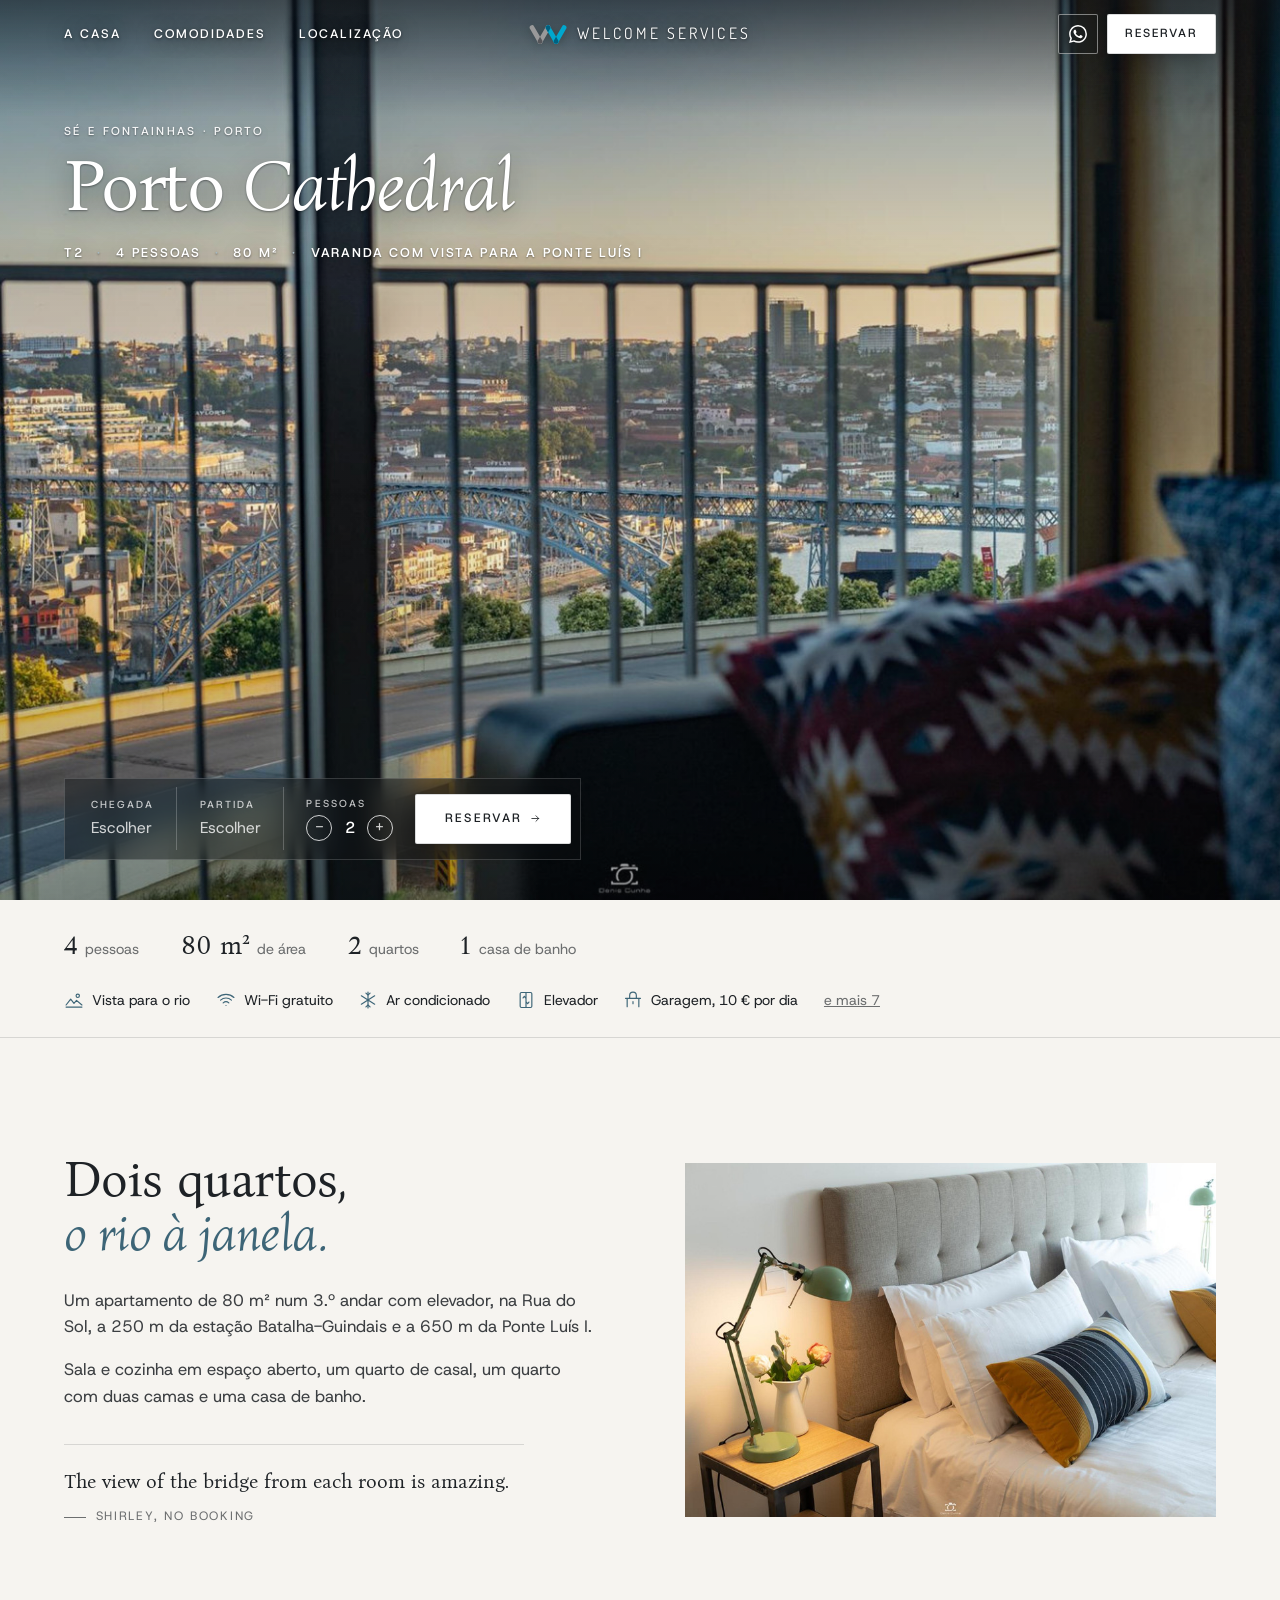
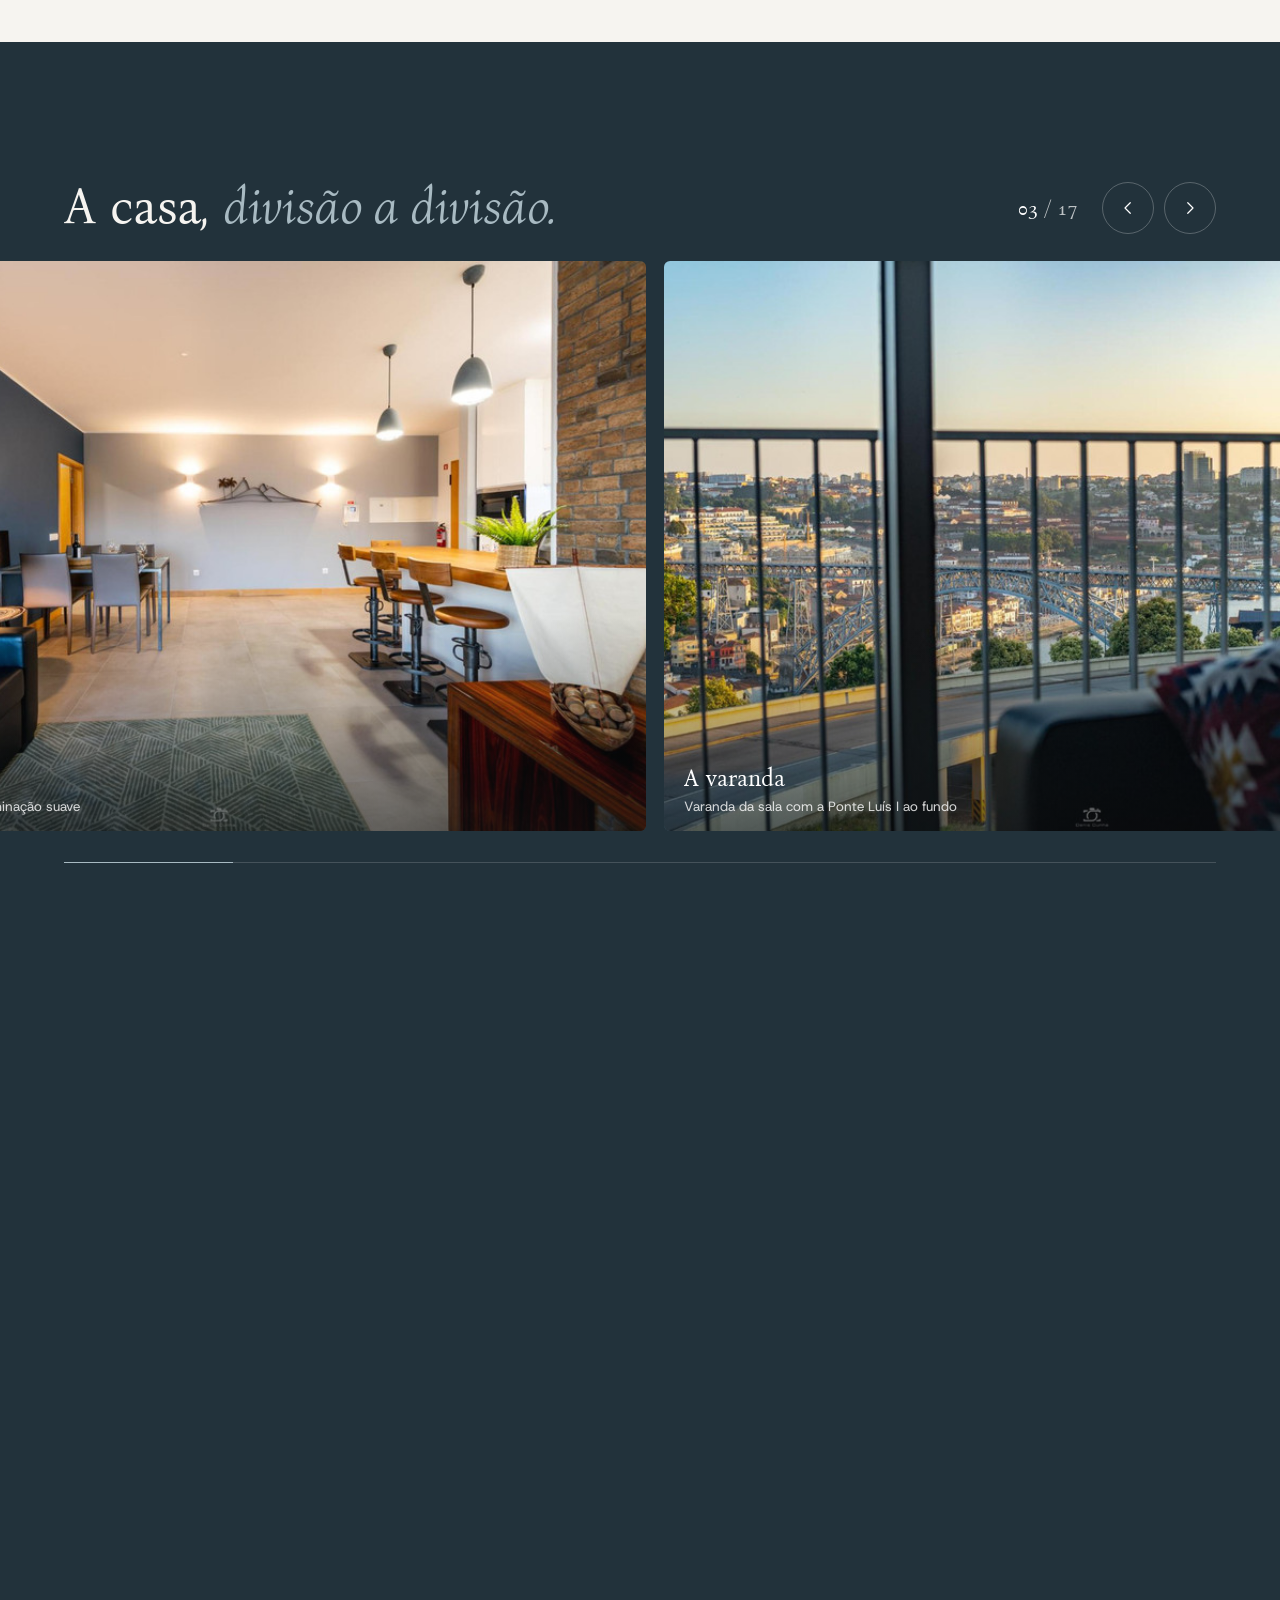
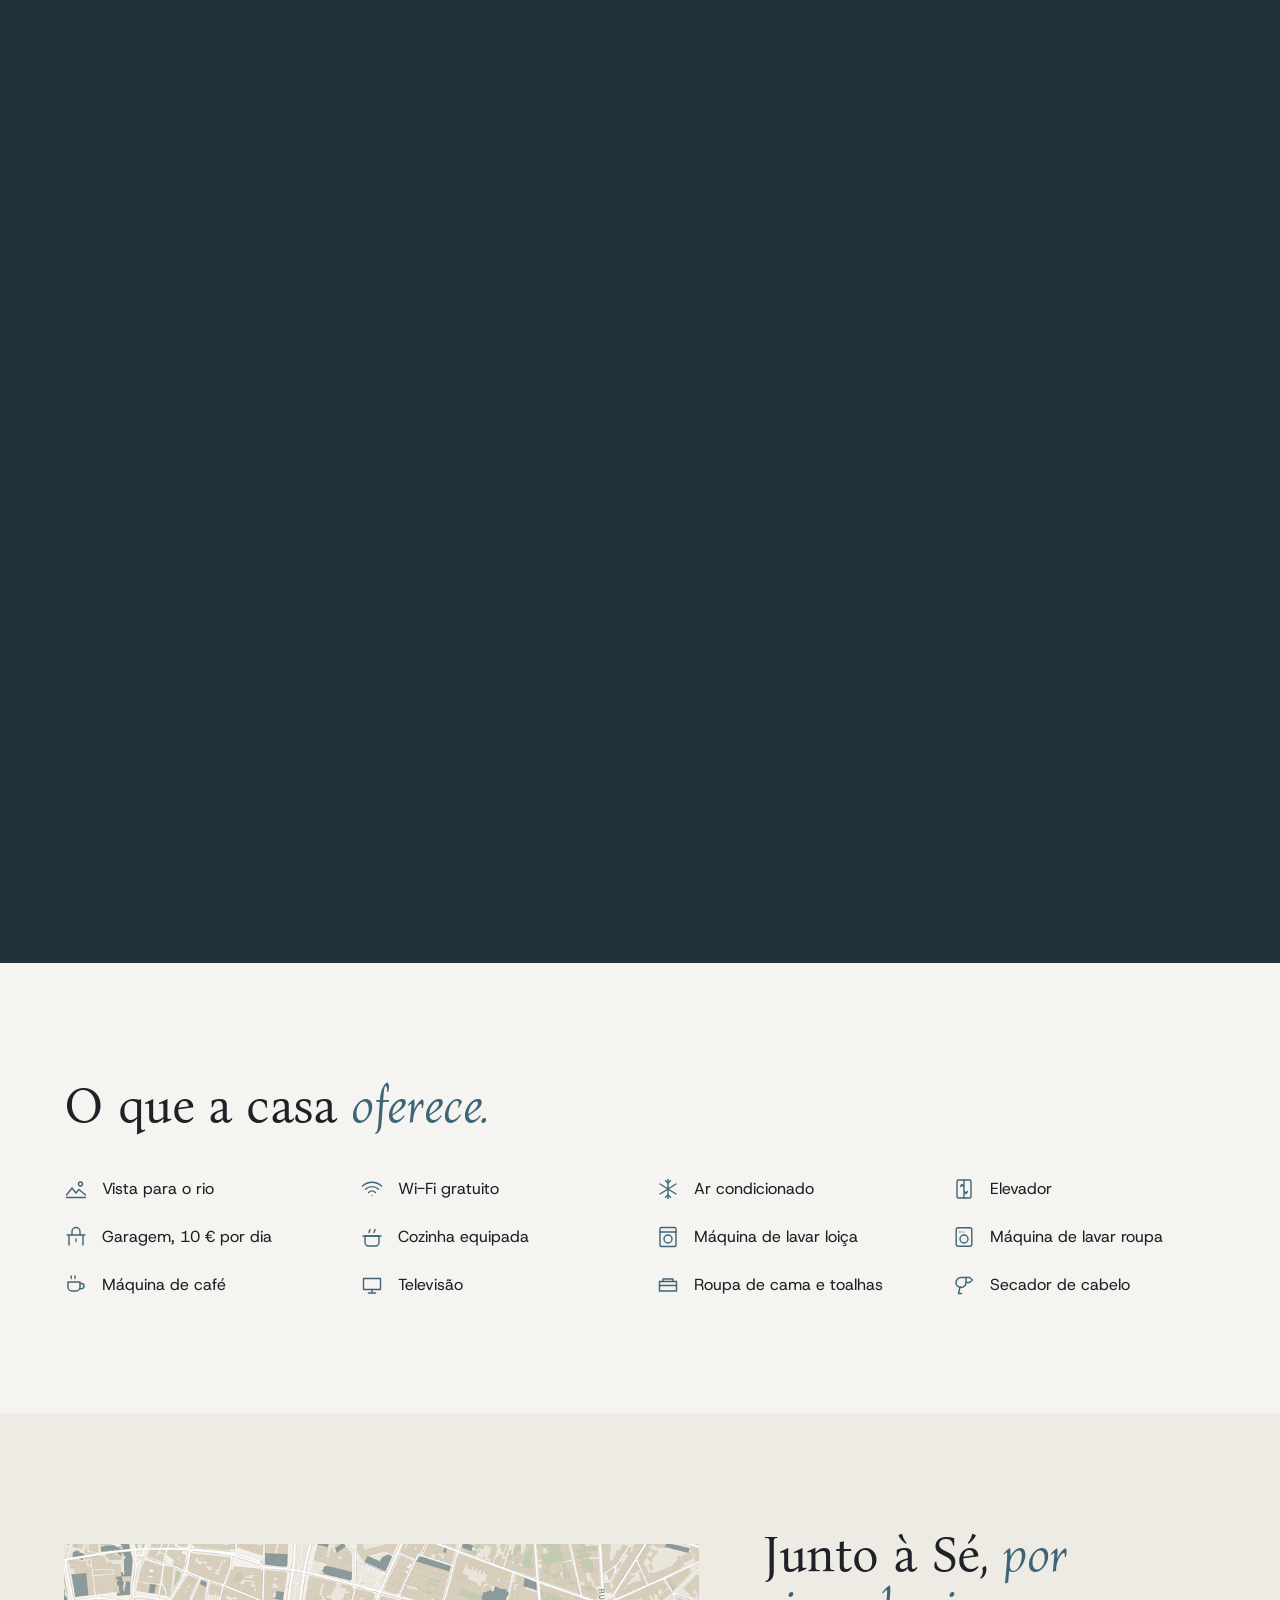
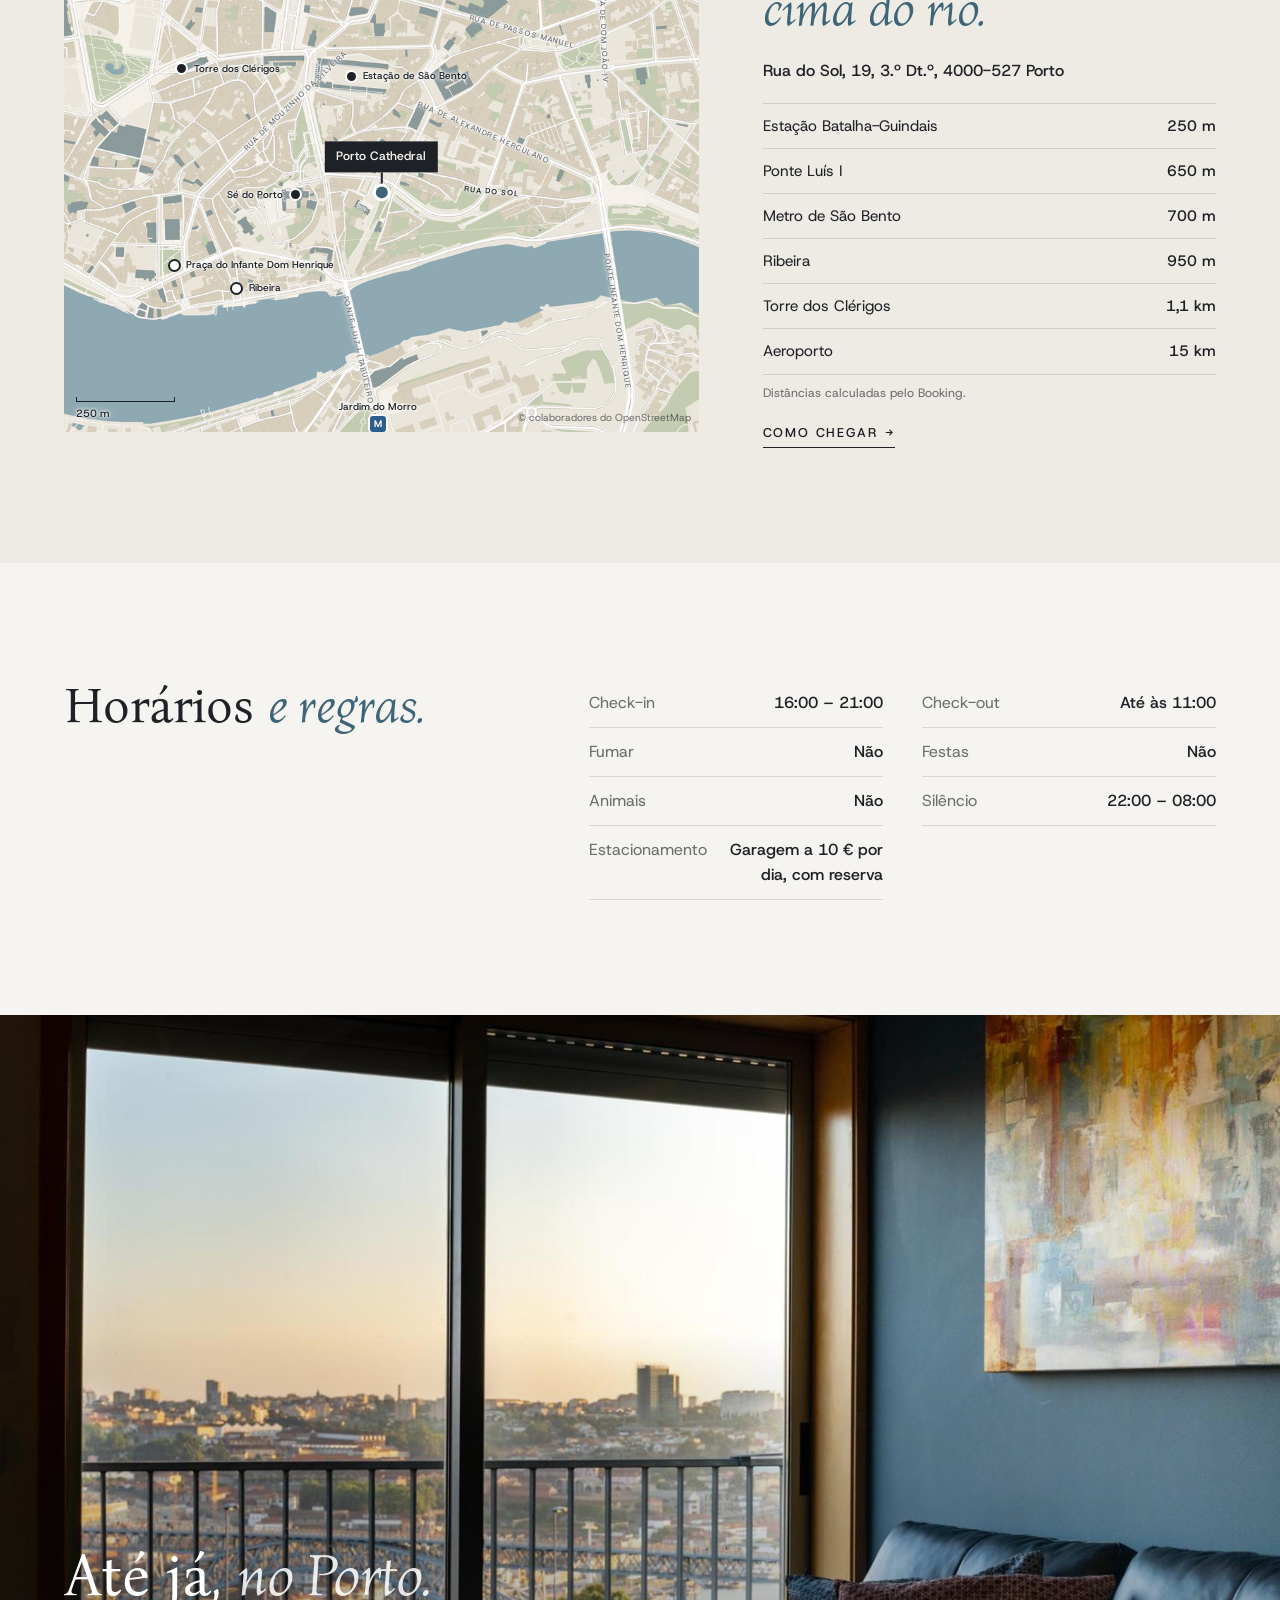
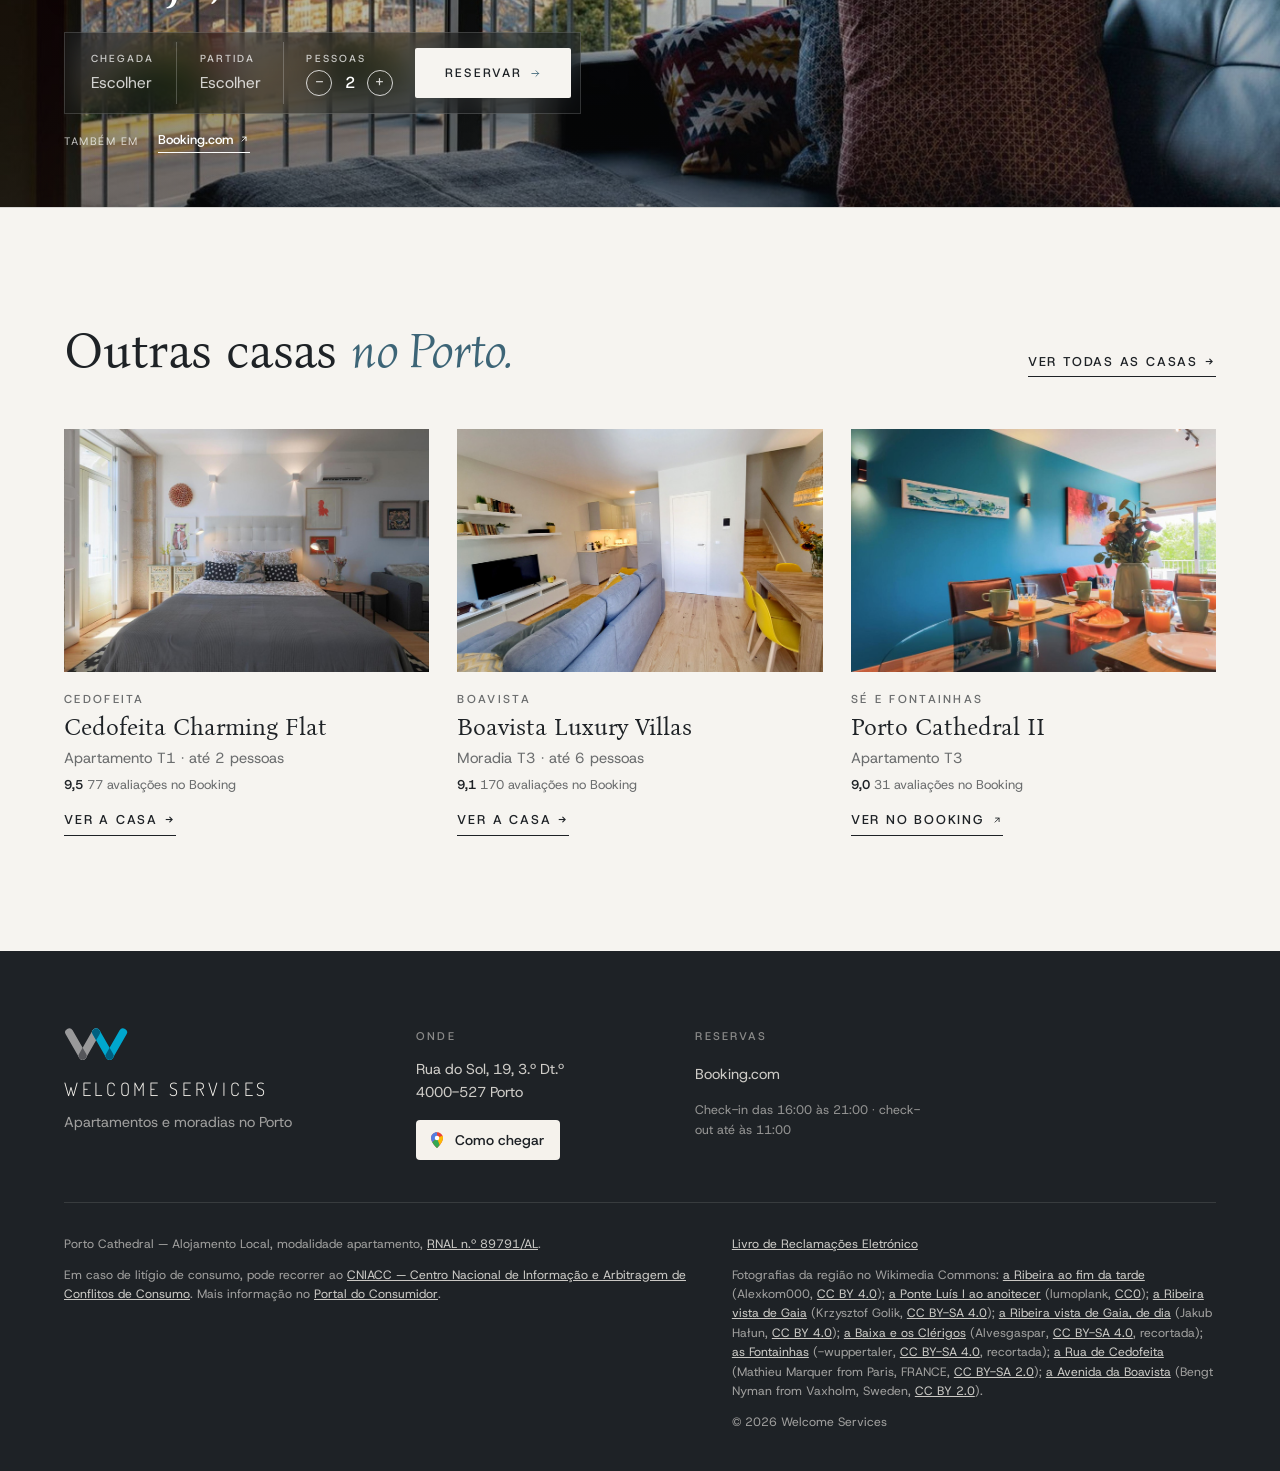
<file: site/porto-cathedral/index.html>
<!doctype html>
<html lang="pt-PT">
<head>
<meta charset="utf-8">
<meta name="viewport" content="width=device-width, initial-scale=1">
<title>Porto Cathedral, Sé e Fontainhas · Welcome Services</title>
<meta name="description" content="Apartamento T2 de 80 m² na Rua do Sol, junto à Sé do Porto, com vista para o rio, para 4 pessoas.">
<meta property="og:title" content="Porto Cathedral, Sé e Fontainhas · Welcome Services">
<meta property="og:description" content="Apartamento T2 de 80 m² na Rua do Sol, junto à Sé do Porto, com vista para o rio, para 4 pessoas.">
<meta property="og:image" content="../assets/img/b-vista-1-1400.jpg">
<meta name="robots" content="noindex">
<meta name="theme-color" content="#f6f4f0">
<link rel="icon" href="data:image/svg+xml,%3Csvg xmlns=%22http://www.w3.org/2000/svg%22 viewBox=%220 0 560 280%22 role=%22img%22 aria-label=%22Welcome Services%22%3E %3Cdefs%3E %3Cmask id=%22ma%22 maskUnits=%22userSpaceOnUse%22 x=%220%22 y=%220%22 width=%22560%22 height=%22280%22%3E%3Cpath class=%22wm-l%22 style=%22--i:0%22 pathLength=%221%22 d=%22M45 38L163 243%22 fill=%22none%22 stroke=%22%23fff%22 stroke-width=%2270%22 stroke-linecap=%22round%22/%3E%3C/mask%3E %3Cmask id=%22mb%22 maskUnits=%22userSpaceOnUse%22 x=%220%22 y=%220%22 width=%22560%22 height=%22280%22%3E%3Cpath class=%22wm-l%22 style=%22--i:1%22 pathLength=%221%22 d=%22M163 243L281 38%22 fill=%22none%22 stroke=%22%23fff%22 stroke-width=%2270%22 stroke-linecap=%22round%22/%3E%3C/mask%3E %3Cmask id=%22mc%22 maskUnits=%22userSpaceOnUse%22 x=%220%22 y=%220%22 width=%22560%22 height=%22280%22%3E%3Cpath class=%22wm-l%22 style=%22--i:2%22 pathLength=%221%22 d=%22M281 38L399 243%22 fill=%22none%22 stroke=%22%23fff%22 stroke-width=%2270%22 stroke-linecap=%22round%22/%3E%3C/mask%3E %3C/defs%3E %3Cg fill=%22none%22 stroke-width=%2270%22 stroke-linecap=%22round%22%3E %3Cpath class=%22wm-l%22 style=%22--i:0%22 pathLength=%221%22 d=%22M45 38L163 243%22 stroke=%22%2399999A%22/%3E %3Cpath class=%22wm-l%22 style=%22--i:1%22 pathLength=%221%22 d=%22M163 243L281 38%22 stroke=%22%2399999A%22/%3E %3Cpath class=%22wm-l%22 style=%22--i:1%22 pathLength=%221%22 d=%22M163 243L281 38%22 stroke=%22%2355565A%22 mask=%22url%28%23ma%29%22/%3E %3Cpath class=%22wm-l%22 style=%22--i:2%22 pathLength=%221%22 d=%22M281 38L399 243%22 stroke=%22%2300A7CE%22/%3E %3Cpath class=%22wm-l%22 style=%22--i:2%22 pathLength=%221%22 d=%22M281 38L399 243%22 stroke=%22%23006080%22 mask=%22url%28%23mb%29%22/%3E %3Cpath class=%22wm-l%22 style=%22--i:3%22 pathLength=%221%22 d=%22M399 243L517 38%22 stroke=%22%2300A7CE%22/%3E %3Cpath class=%22wm-l%22 style=%22--i:3%22 pathLength=%221%22 d=%22M399 243L517 38%22 stroke=%22%23006080%22 mask=%22url%28%23mc%29%22/%3E %3C/g%3E %3C/svg%3E">
<link rel="preconnect" href="https://fonts.googleapis.com">
<link rel="preconnect" href="https://fonts.gstatic.com" crossorigin>
<link href="https://fonts.googleapis.com/css2?family=Bona+Nova:ital,wght@0,400;1,400&family=Host+Grotesk:wght@400;500;600&display=swap" rel="stylesheet">
<link href="https://fonts.googleapis.com/css2?family=Dosis:wght@300;400;500&amp;display=swap" rel="stylesheet">
<link rel="stylesheet" href="../assets/base.css">
<link rel="stylesheet" href="../assets/tema.css">
<link rel="stylesheet" href="../assets/agencia.css">
</head>
<body class="w-destaque" style="--destaque:#3d6577;--destaque-2:#31515f;--destaque-claro:#a8bac2;--escuro:#22323b;--escuro-2:#2d424e">
<a class="saltar" href="#conteudo">Saltar para o conteúdo</a>

<header class="topo topo--centro w-topo" id="topo">
  <nav class="topo__nav" aria-label="Secções">
    <a href="#casa">A casa</a>
    <a href="#comodidades">Comodidades</a>
    <a href="#onde">Localização</a>
  </nav>
  <a class="topo__marca" href="../index.html" aria-label="Welcome Services, início"><span class="topo__logo"><svg aria-hidden="true" focusable="false" xmlns="http://www.w3.org/2000/svg" viewBox="0 0 560 280">
<defs>
<mask id="lt-ma" maskUnits="userSpaceOnUse" x="0" y="0" width="560" height="280"><path class="wm-l" style="--i:0" pathLength="1" d="M45 38L163 243" fill="none" stroke="#fff" stroke-width="70" stroke-linecap="round"/></mask>
<mask id="lt-mb" maskUnits="userSpaceOnUse" x="0" y="0" width="560" height="280"><path class="wm-l" style="--i:1" pathLength="1" d="M163 243L281 38" fill="none" stroke="#fff" stroke-width="70" stroke-linecap="round"/></mask>
<mask id="lt-mc" maskUnits="userSpaceOnUse" x="0" y="0" width="560" height="280"><path class="wm-l" style="--i:2" pathLength="1" d="M281 38L399 243" fill="none" stroke="#fff" stroke-width="70" stroke-linecap="round"/></mask>
</defs>
<g fill="none" stroke-width="70" stroke-linecap="round">
<path class="wm-l" style="--i:0" pathLength="1" d="M45 38L163 243" stroke="#99999A"/>
<path class="wm-l" style="--i:1" pathLength="1" d="M163 243L281 38" stroke="#99999A"/>
<path class="wm-l" style="--i:1" pathLength="1" d="M163 243L281 38" stroke="#55565A" mask="url(#lt-ma)"/>
<path class="wm-l" style="--i:2" pathLength="1" d="M281 38L399 243" stroke="#00A7CE"/>
<path class="wm-l" style="--i:2" pathLength="1" d="M281 38L399 243" stroke="#006080" mask="url(#lt-mb)"/>
<path class="wm-l" style="--i:3" pathLength="1" d="M399 243L517 38" stroke="#00A7CE"/>
<path class="wm-l" style="--i:3" pathLength="1" d="M399 243L517 38" stroke="#006080" mask="url(#lt-mc)"/>
</g>
</svg></span><span>Welcome Services</span></a>
  <div class="topo__res"><a class="topo__wpp" href="https://wa.me/?text=Ol%C3%A1%21%20Gostava%20de%20saber%20a%20disponibilidade%20para%20o%20Porto%20Cathedral." target="_blank" rel="noopener" aria-label="Falar por WhatsApp"><svg class="i-wpp" viewBox="0 0 24 24" aria-hidden="true"><path d="M17.47 14.38c-.3-.15-1.76-.87-2.03-.97-.27-.1-.47-.15-.67.15-.2.3-.77.97-.94 1.16-.17.2-.35.22-.64.08-.3-.15-1.26-.46-2.39-1.48-.88-.79-1.48-1.76-1.65-2.06-.17-.3-.02-.46.13-.61.13-.13.3-.35.45-.52.15-.17.2-.3.3-.5.1-.2.05-.37-.03-.52-.07-.15-.67-1.61-.92-2.2-.24-.58-.49-.5-.67-.51h-.57c-.2 0-.52.07-.79.37-.27.3-1.04 1.02-1.04 2.48s1.07 2.88 1.21 3.07c.15.2 2.1 3.2 5.08 4.49.71.31 1.26.49 1.7.63.71.22 1.36.19 1.87.12.57-.09 1.76-.72 2-1.41.25-.7.25-1.29.18-1.41-.08-.13-.27-.2-.57-.35ZM12.05 21.79h-.01a9.87 9.87 0 0 1-5.03-1.38l-.36-.21-3.74.98 1-3.65-.24-.37a9.86 9.86 0 0 1-1.51-5.26c0-5.45 4.44-9.88 9.89-9.88 2.64 0 5.12 1.03 6.99 2.9a9.82 9.82 0 0 1 2.89 6.99c0 5.45-4.44 9.88-9.88 9.88Zm8.41-18.3A11.82 11.82 0 0 0 12.05 0C5.5 0 .16 5.34.16 11.89c0 2.1.55 4.14 1.59 5.95L.06 24l6.3-1.65a11.88 11.88 0 0 0 5.68 1.45h.01c6.55 0 11.89-5.34 11.89-11.9a11.82 11.82 0 0 0-3.48-8.41Z"/></svg></a><a class="botao botao--topo" href="#reservar">Reservar</a></div>
</header>

<main id="conteudo">

<section class="hero w-hero w-hero--destaque" id="inicio" style="--hero-foco:50% 0%;--hero-foco-tm:56% 50%;--hero-foco-alto:72% 0%;--hero-texto-x:36vw">
  <figure class="hero__foto"><img src="../assets/img/b-vista-1.jpg" srcset="../assets/img/b-vista-1-800.jpg 800w, ../assets/img/b-vista-1-1400.jpg 1400w, ../assets/img/b-vista-1.jpg 2048w" sizes="max(100vw, calc(100svh * 1.500))" alt="Varanda da sala com a Ponte Luís I ao fundo" width="2048" height="1365" decoding="async"></figure>
  <div class="largura w-hero__ecra w-hero__ecra--cima">
    <p class="w-eti">Sé e Fontainhas · Porto</p>
    <h1><span>Porto</span> <span>Cathedral</span></h1>
    <p class="w-hero__meta">T2 <i>·</i> 4 pessoas <i>·</i> 80 m² <i>·</i> Varanda com vista para a Ponte Luís I</p>
  </div>
  <div class="largura w-hero__res"><form class="rb rb--barra" id="reservar" data-casas="[{&quot;url&quot;: &quot;https://www.booking.com/hotel/pt/porto-cathedral.pt-pt.html&quot;, &quot;max&quot;: 4, &quot;nome&quot;: &quot;Porto Cathedral&quot;}]" data-sel="0">
      <button type="button" class="rb__campo" data-campo="in"><span>Chegada</span><b>Escolher</b></button>
      <button type="button" class="rb__campo" data-campo="out"><span>Partida</span><b>Escolher</b></button>
      <div class="rb__campo rb__pessoas"><span>Pessoas</span><div><button type="button" data-passo="-1" aria-label="Menos uma pessoa">−</button><output>2</output><button type="button" data-passo="1" aria-label="Mais uma pessoa">+</button></div></div>
      <a class="botao botao--seta rb__ir" href="https://www.booking.com/hotel/pt/porto-cathedral.pt-pt.html" target="_blank" rel="noopener">Reservar</a>
      <div class="rb__cal" hidden></div>
    </form></div>
</section>

<section class="w-ficha" aria-label="A casa em números">
  <div class="largura w-ficha__g">
    <ul class="w-ficha__nums"><li><b>4</b><span>pessoas</span></li><li><b>80 m²</b><span>de área</span></li><li><b>2</b><span>quartos</span></li><li><b>1</b><span>casa de banho</span></li></ul>
    <ul class="w-ficha__comod"><li><svg viewBox="0 0 24 24" aria-hidden="true"><path d="M2.5 18l5.5-7 4 5 3-3.5 6.5 5.5"/><circle cx="16.5" cy="7" r="2"/><path d="M2.5 20.5h19"/></svg><span>Vista para o rio</span></li><li><svg viewBox="0 0 24 24" aria-hidden="true"><path d="M2.5 9a14 14 0 0 1 19 0M5.5 12.2a9.5 9.5 0 0 1 13 0M8.6 15.4a5 5 0 0 1 6.8 0"/><path d="M12 18.6h.01"/></svg><span>Wi-Fi gratuito</span></li><li><svg viewBox="0 0 24 24" aria-hidden="true"><path d="M12 2.5v19M4 7l16 10M20 7L4 17"/><path d="M9.5 3.8L12 6l2.5-2.2M9.5 20.2L12 18l2.5 2.2"/></svg><span>Ar condicionado</span></li><li><svg viewBox="0 0 24 24" aria-hidden="true"><rect x="5" y="3" width="14" height="18" rx="1.5"/><path d="M12 3v18M8.5 9.5l1.5-2 1.5 2M12.5 14.5l1.5 2 1.5-2"/></svg><span>Elevador</span></li><li><svg viewBox="0 0 24 24" aria-hidden="true"><path d="M5 20V10h14v10M3 10h18M8 10V6.5a4 4 0 0 1 8 0V10"/><path d="M12 14v2.5"/></svg><span>Garagem, 10 € por dia</span></li><li><a href="#comodidades">e mais 7</a></li></ul>
  </div>
</section>

<section class="w-sec w-intro" aria-labelledby="intro-t">
  <div class="largura w-intro__g">
    <div class="w-intro__t">
      <header class="w-cab "><h2 class="w-titulo" id="intro-t">Dois quartos, <em>o rio à janela.</em></h2></header>
      <div class="w-texto"><p>Um apartamento de 80 m² num 3.º andar com elevador, na Rua do Sol, a 250 m da estação Batalha-Guindais e a 650 m da Ponte Luís I.</p><p>Sala e cozinha em espaço aberto, um quarto de casal, um quarto com duas camas e uma casa de banho.</p></div>
      <figure class="w-cit"><blockquote>The view of the bridge from each room is amazing.</blockquote><figcaption>Shirley, no Booking</figcaption></figure>
    </div>
    <figure class="w-intro__f" style="--ar:1.5004"><button type="button" data-visor="b" data-indice="27" aria-label="Ver em grande"><img src="../assets/img/b-abertura-1400.jpg" srcset="../assets/img/b-abertura-800.jpg 800w, ../assets/img/b-abertura-1400.jpg 1400w, ../assets/img/b-abertura.jpg 2048w" sizes="(max-width: 760px) 92vw, 40vw" alt="Cabeceira estofada, almofadas e candeeiro verde na mesa de cabeceira do quarto de casal" width="2048" height="1365" loading="lazy" decoding="async"></button></figure>
  </div>
</section>

<section class="w-casa w-casa--rola wg" id="casa" aria-labelledby="casa-t" data-rola>
  <div class="w-casa__palco">
    <div class="fita fita--rola fita--galeria" data-fita>
      <div class="largura wg__cabeca">
        <header class="w-cab "><h2 class="w-titulo" id="casa-t">A casa, <em>divisão a divisão.</em></h2></header>
        <div class="wg__nav"><p class="fita__conta"><b>01</b> / 17</p><div class="fita__setas"><button type="button" data-passo="-1" aria-label="Fotografias anteriores"><svg viewBox="0 0 24 24"><path d="M15 5l-7 7 7 7"/></svg></button><button type="button" data-passo="1" aria-label="Fotografias seguintes"><svg viewBox="0 0 24 24"><path d="M9 5l7 7-7 7"/></svg></button></div></div>
      </div>
      <div class="fita__pista"><div class="fita__fila"><figure class="fita__f wg__q" style="--ar:1.5004"><button type="button" data-visor="b-sala" data-indice="0" aria-label="Ver em grande: Sala com sofá preto e parede azul com quadro colorido"><img src="../assets/img/b-sala-1-1400.jpg" srcset="../assets/img/b-sala-1-800.jpg 800w, ../assets/img/b-sala-1-1400.jpg 1400w, ../assets/img/b-sala-1.jpg 2048w" sizes="(max-width: 760px) 86vw, 60vw" alt="Sala com sofá preto e parede azul com quadro colorido" width="2048" height="1365" loading="lazy" decoding="async"><span class="wg__leg"><b>A sala</b>Sala com sofá preto e parede azul com quadro colorido</span></button></figure><figure class="fita__f wg__q" style="--ar:1.5004"><button type="button" data-visor="b-sala" data-indice="1" aria-label="Ver em grande: Sala vista da cozinha, com zona de jantar ao fundo"><img src="../assets/img/b-sala-2-1400.jpg" srcset="../assets/img/b-sala-2-800.jpg 800w, ../assets/img/b-sala-2-1400.jpg 1400w, ../assets/img/b-sala-2.jpg 2048w" sizes="(max-width: 760px) 86vw, 60vw" alt="Sala vista da cozinha, com zona de jantar ao fundo" width="2048" height="1365" loading="lazy" decoding="async"><span class="wg__leg"><b>A sala</b>Sala vista da cozinha, com zona de jantar ao fundo</span></button></figure><figure class="fita__f wg__q" style="--ar:1.5004"><button type="button" data-visor="b-sala" data-indice="2" aria-label="Ver em grande: Sala e mesa de jantar com iluminação suave"><img src="../assets/img/b-jantar-1-1400.jpg" srcset="../assets/img/b-jantar-1-800.jpg 800w, ../assets/img/b-jantar-1-1400.jpg 1400w, ../assets/img/b-jantar-1.jpg 2048w" sizes="(max-width: 760px) 86vw, 60vw" alt="Sala e mesa de jantar com iluminação suave" width="2048" height="1365" loading="lazy" decoding="async"><span class="wg__leg"><b>A mesa</b>Sala e mesa de jantar com iluminação suave</span></button></figure><figure class="fita__f wg__q" style="--ar:1.5004"><button type="button" data-visor="b-vista" data-indice="0" aria-label="Ver em grande: Varanda da sala com a Ponte Luís I ao fundo"><img src="../assets/img/b-vista-1-1400.jpg" srcset="../assets/img/b-vista-1-800.jpg 800w, ../assets/img/b-vista-1-1400.jpg 1400w, ../assets/img/b-vista-1.jpg 2048w" sizes="(max-width: 760px) 86vw, 60vw" alt="Varanda da sala com a Ponte Luís I ao fundo" width="2048" height="1365" loading="lazy" decoding="async"><span class="wg__leg"><b>A varanda</b>Varanda da sala com a Ponte Luís I ao fundo</span></button></figure><figure class="fita__f wg__q" style="--ar:1.5004"><button type="button" data-visor="b-vista" data-indice="1" aria-label="Ver em grande: Sofá junto à janela com vista para a ponte e o rio"><img src="../assets/img/b-vista-2-1400.jpg" srcset="../assets/img/b-vista-2-800.jpg 800w, ../assets/img/b-vista-2-1400.jpg 1400w, ../assets/img/b-vista-2.jpg 2048w" sizes="(max-width: 760px) 86vw, 60vw" alt="Sofá junto à janela com vista para a ponte e o rio" width="2048" height="1365" loading="lazy" decoding="async"><span class="wg__leg"><b>A janela</b>Sofá junto à janela com vista para a ponte e o rio</span></button></figure><figure class="fita__f wg__q" style="--ar:1.5004"><button type="button" data-visor="b-vista" data-indice="2" aria-label="Ver em grande: Varanda ao pôr do sol com vista sobre o vale do rio"><img src="../assets/img/b-vista-3-1400.jpg" srcset="../assets/img/b-vista-3-800.jpg 800w, ../assets/img/b-vista-3-1400.jpg 1400w, ../assets/img/b-vista-3.jpg 2048w" sizes="(max-width: 760px) 86vw, 60vw" alt="Varanda ao pôr do sol com vista sobre o vale do rio" width="2048" height="1365" loading="lazy" decoding="async"><span class="wg__leg"><b>A varanda</b>Varanda ao pôr do sol com vista sobre o vale do rio</span></button></figure><figure class="fita__f wg__q" style="--ar:1.5004"><button type="button" data-visor="b-cozinha" data-indice="0" aria-label="Ver em grande: Cozinha com balcão em madeira e bancos altos"><img src="../assets/img/b-coz-1-1400.jpg" srcset="../assets/img/b-coz-1-800.jpg 800w, ../assets/img/b-coz-1-1400.jpg 1400w, ../assets/img/b-coz-1.jpg 2048w" sizes="(max-width: 760px) 86vw, 60vw" alt="Cozinha com balcão em madeira e bancos altos" width="2048" height="1365" loading="lazy" decoding="async"><span class="wg__leg"><b>A cozinha</b>Cozinha com balcão em madeira e bancos altos</span></button></figure><figure class="fita__f wg__q" style="--ar:1.5004"><button type="button" data-visor="b-cozinha" data-indice="1" aria-label="Ver em grande: Cozinha equipada com forno e bancada preta"><img src="../assets/img/b-coz-2-1400.jpg" srcset="../assets/img/b-coz-2-800.jpg 800w, ../assets/img/b-coz-2-1400.jpg 1400w, ../assets/img/b-coz-2.jpg 2048w" sizes="(max-width: 760px) 86vw, 60vw" alt="Cozinha equipada com forno e bancada preta" width="2048" height="1365" loading="lazy" decoding="async"><span class="wg__leg"><b>A cozinha</b>Cozinha equipada com forno e bancada preta</span></button></figure><figure class="fita__f wg__q" style="--ar:1.5004"><button type="button" data-visor="b-cozinha" data-indice="2" aria-label="Ver em grande: Balcão de madeira com bancos e cozinha branca"><img src="../assets/img/b-coz-3-1400.jpg" srcset="../assets/img/b-coz-3-800.jpg 800w, ../assets/img/b-coz-3-1400.jpg 1400w, ../assets/img/b-coz-3.jpg 2048w" sizes="(max-width: 760px) 86vw, 60vw" alt="Balcão de madeira com bancos e cozinha branca" width="2048" height="1365" loading="lazy" decoding="async"><span class="wg__leg"><b>O balcão</b>Balcão de madeira com bancos e cozinha branca</span></button></figure><figure class="fita__f wg__q" style="--ar:1.5004"><button type="button" data-visor="b-casal" data-indice="0" aria-label="Ver em grande: Quarto de casal com cama grande e janela para o exterior"><img src="../assets/img/b-qc-1-1400.jpg" srcset="../assets/img/b-qc-1-800.jpg 800w, ../assets/img/b-qc-1-1400.jpg 1400w, ../assets/img/b-qc-1.jpg 2048w" sizes="(max-width: 760px) 86vw, 60vw" alt="Quarto de casal com cama grande e janela para o exterior" width="2048" height="1365" loading="lazy" decoding="async"><span class="wg__leg"><b>O quarto de casal</b>Quarto de casal com cama grande e janela para o exterior</span></button></figure><figure class="fita__f wg__q" style="--ar:1.5004"><button type="button" data-visor="b-casal" data-indice="1" aria-label="Ver em grande: Cama de casal junto à janela com vista"><img src="../assets/img/b-qc-2-1400.jpg" srcset="../assets/img/b-qc-2-800.jpg 800w, ../assets/img/b-qc-2-1400.jpg 1400w, ../assets/img/b-qc-2.jpg 2048w" sizes="(max-width: 760px) 86vw, 60vw" alt="Cama de casal junto à janela com vista" width="2048" height="1365" loading="lazy" decoding="async"><span class="wg__leg"><b>A cama</b>Cama de casal junto à janela com vista</span></button></figure><figure class="fita__f wg__q" style="--ar:1.5004"><button type="button" data-visor="b-casal" data-indice="2" aria-label="Ver em grande: Cama de casal com varanda ao fundo"><img src="../assets/img/b-qc-3-1400.jpg" srcset="../assets/img/b-qc-3-800.jpg 800w, ../assets/img/b-qc-3-1400.jpg 1400w, ../assets/img/b-qc-3.jpg 2048w" sizes="(max-width: 760px) 86vw, 60vw" alt="Cama de casal com varanda ao fundo" width="2048" height="1365" loading="lazy" decoding="async"><span class="wg__leg"><b>A varanda do quarto</b>Cama de casal com varanda ao fundo</span></button></figure><figure class="fita__f wg__q" style="--ar:1.3333"><button type="button" data-visor="b-camas" data-indice="0" aria-label="Ver em grande: Quarto com duas camas individuais e janela com estore"><img src="../assets/img/b-q2-1-1400.jpg" srcset="../assets/img/b-q2-1-800.jpg 800w, ../assets/img/b-q2-1-1400.jpg 1400w, ../assets/img/b-q2-1.jpg 2016w" sizes="(max-width: 760px) 86vw, 60vw" alt="Quarto com duas camas individuais e janela com estore" width="2016" height="1512" loading="lazy" decoding="async"><span class="wg__leg"><b>As duas camas</b>Quarto com duas camas individuais e janela com estore</span></button></figure><figure class="fita__f wg__q" style="--ar:1.3333"><button type="button" data-visor="b-camas" data-indice="1" aria-label="Ver em grande: Cama individual junto à porta de varanda com vista"><img src="../assets/img/b-q2-2-1400.jpg" srcset="../assets/img/b-q2-2-800.jpg 800w, ../assets/img/b-q2-2-1400.jpg 1400w, ../assets/img/b-q2-2.jpg 2016w" sizes="(max-width: 760px) 86vw, 60vw" alt="Cama individual junto à porta de varanda com vista" width="2016" height="1512" loading="lazy" decoding="async"><span class="wg__leg"><b>A janela</b>Cama individual junto à porta de varanda com vista</span></button></figure><figure class="fita__f wg__q" style="--ar:1.3333"><button type="button" data-visor="b-camas" data-indice="2" aria-label="Ver em grande: As duas camas individuais vistas da porta"><img src="../assets/img/b-q2-3-1400.jpg" srcset="../assets/img/b-q2-3-800.jpg 800w, ../assets/img/b-q2-3-1400.jpg 1400w, ../assets/img/b-q2-3.jpg 2016w" sizes="(max-width: 760px) 86vw, 60vw" alt="As duas camas individuais vistas da porta" width="2016" height="1512" loading="lazy" decoding="async"><span class="wg__leg"><b>O quarto</b>As duas camas individuais vistas da porta</span></button></figure><figure class="fita__f wg__q" style="--ar:1.5004"><button type="button" data-visor="b-wc" data-indice="0" aria-label="Ver em grande: Casa de banho com duche de vidro e bancada em madeira"><img src="../assets/img/b-wc-1-1400.jpg" srcset="../assets/img/b-wc-1-800.jpg 800w, ../assets/img/b-wc-1-1400.jpg 1400w, ../assets/img/b-wc-1.jpg 2048w" sizes="(max-width: 760px) 86vw, 60vw" alt="Casa de banho com duche de vidro e bancada em madeira" width="2048" height="1365" loading="lazy" decoding="async"><span class="wg__leg"><b>A casa de banho</b>Casa de banho com duche de vidro e bancada em madeira</span></button></figure><figure class="fita__f wg__q" style="--ar:1.5004"><button type="button" data-visor="b-wc" data-indice="1" aria-label="Ver em grande: Lavatório sobre bancada de madeira"><img src="../assets/img/b-wc-2-1400.jpg" srcset="../assets/img/b-wc-2-800.jpg 800w, ../assets/img/b-wc-2-1400.jpg 1400w, ../assets/img/b-wc-2.jpg 2048w" sizes="(max-width: 760px) 86vw, 60vw" alt="Lavatório sobre bancada de madeira" width="2048" height="1365" loading="lazy" decoding="async"><span class="wg__leg"><b>O lavatório</b>Lavatório sobre bancada de madeira</span></button></figure><div class="wg__fim"><p>A casa inteira, <em>em 27 fotografias</em></p>
          <button type="button" class="botao wg__todas" data-album="b">Ver todas</button>
          <a class="w-link" href="#reservar">Ver datas desta casa <span class="w-seta" aria-hidden="true">→</span></a></div></div></div>
      <div class="largura wg__barra"><i class="fita__barra"><i></i></i></div>
    </div>
  </div>
</section>

<section class="w-sec w-comodidades" id="comodidades" aria-labelledby="comod-t">
  <div class="largura"><header class="w-cab "><h2 class="w-titulo" id="comod-t">O que a casa <em>oferece.</em></h2></header><ul class="w-comod"><li><svg viewBox="0 0 24 24" aria-hidden="true"><path d="M2.5 18l5.5-7 4 5 3-3.5 6.5 5.5"/><circle cx="16.5" cy="7" r="2"/><path d="M2.5 20.5h19"/></svg><span>Vista para o rio</span></li><li><svg viewBox="0 0 24 24" aria-hidden="true"><path d="M2.5 9a14 14 0 0 1 19 0M5.5 12.2a9.5 9.5 0 0 1 13 0M8.6 15.4a5 5 0 0 1 6.8 0"/><path d="M12 18.6h.01"/></svg><span>Wi-Fi gratuito</span></li><li><svg viewBox="0 0 24 24" aria-hidden="true"><path d="M12 2.5v19M4 7l16 10M20 7L4 17"/><path d="M9.5 3.8L12 6l2.5-2.2M9.5 20.2L12 18l2.5 2.2"/></svg><span>Ar condicionado</span></li><li><svg viewBox="0 0 24 24" aria-hidden="true"><rect x="5" y="3" width="14" height="18" rx="1.5"/><path d="M12 3v18M8.5 9.5l1.5-2 1.5 2M12.5 14.5l1.5 2 1.5-2"/></svg><span>Elevador</span></li><li><svg viewBox="0 0 24 24" aria-hidden="true"><path d="M5 20V10h14v10M3 10h18M8 10V6.5a4 4 0 0 1 8 0V10"/><path d="M12 14v2.5"/></svg><span>Garagem, 10 € por dia</span></li><li><svg viewBox="0 0 24 24" aria-hidden="true"><path d="M5 11h14v6.5A3.5 3.5 0 0 1 15.5 21h-7A3.5 3.5 0 0 1 5 17.5z"/><path d="M3 11h18M9 7.5c0-1.5 1-1.5 1-3M14 7.5c0-1.5 1-1.5 1-3"/></svg><span>Cozinha equipada</span></li><li><svg viewBox="0 0 24 24" aria-hidden="true"><rect x="4" y="2.5" width="16" height="19" rx="1.5"/><path d="M4 7h16"/><circle cx="12" cy="14" r="4"/></svg><span>Máquina de lavar loiça</span></li><li><svg viewBox="0 0 24 24" aria-hidden="true"><rect x="4.2" y="2.8" width="15.6" height="18.4" rx="2"/><circle cx="12" cy="14" r="4"/><path d="M8 7h.01M11 7h.01"/></svg><span>Máquina de lavar roupa</span></li><li><svg viewBox="0 0 24 24" aria-hidden="true"><path d="M4 9h12v5a4 4 0 0 1-4 4H8a4 4 0 0 1-4-4V9Z"/><path d="M16 10.5h1.4a2.6 2.6 0 0 1 0 5.2H16"/><path d="M7.2 3v2.6M11 3v2.6"/></svg><span>Máquina de café</span></li><li><svg viewBox="0 0 24 24" aria-hidden="true"><path d="M3.5 5.5h17v11h-17z"/><path d="M8.5 20h7M12 16.5V20"/></svg><span>Televisão</span></li><li><svg viewBox="0 0 24 24" aria-hidden="true"><path d="M3.5 8.5h17v9.5h-17z"/><path d="M3.5 12.5h17M7 8.5V6h10v2.5"/></svg><span>Roupa de cama e toalhas</span></li><li><svg viewBox="0 0 24 24" aria-hidden="true"><path d="M14 9.5a5 5 0 1 1-5-5h5z"/><path d="M14 4.5h3.5l3 2.5-3 2.5H14M8 14l-1.5 6.5h3"/></svg><span>Secador de cabelo</span></li></ul></div>
</section>

<section class="w-sec w-onde" id="onde" aria-labelledby="onde-t">
  <div class="largura w-onde__g">
    <figure class="w-mapa" style="--ar:1.2996">
        <img src="../assets/img/mapa-b.jpg" srcset="../assets/img/mapa-b-800.jpg 900w, ../assets/img/mapa-b.jpg 1800w" sizes="(max-width: 900px) 100vw, 58vw" alt="Mapa com a localização de Porto Cathedral, em Rua do Sol, 19, 3.º Dt.º" width="1800" height="1385" loading="lazy">
        <span class="w-rua w-rua--casa" style="left:67.5%;top:50.56%;--a:5.4deg">Rua do Sol</span><span class="w-rua" style="left:87.37%;top:77.16%;--a:81.1deg">Ponte Infante Dom Henrique</span><span class="w-rua" style="left:36.47%;top:31.9%;--a:-44.1deg">Rua de Mouzinho da Silveira</span><span class="w-rua" style="left:66.2%;top:38.41%;--a:23.9deg">Rua de Alexandre Herculano</span><span class="w-rua" style="left:85.06%;top:18.76%;--a:87.8deg">Rua de Dom João IV</span><span class="w-rua" style="left:47.48%;top:88.24%;--a:76.6deg">Ponte Luiz I (tabuleiro superior)</span><span class="w-rua" style="left:72.12%;top:17.81%;--a:15.3deg">Rua de Passos Manuel</span>
        <span class="w-ref w-ref--lugar w-ref--e w-ref--menor" style="left:36.41%;top:51.33%"><i></i><b>Sé do Porto</b></span><span class="w-ref w-ref--lugar w-ref--d" style="left:45.27%;top:27.11%"><i></i><b>Estação de São Bento</b></span><span class="w-ref w-ref--lugar w-ref--d w-ref--menor" style="left:18.52%;top:25.51%"><i></i><b>Torre dos Clérigos</b></span><span class="w-ref w-ref--praca w-ref--d" style="left:27.21%;top:70.48%"><i></i><b>Ribeira</b></span><span class="w-ref w-ref--praca w-ref--d w-ref--menor" style="left:17.37%;top:65.76%"><i></i><b>Praça do Infante Dom Henrique</b></span><span class="w-ref w-ref--metro w-ref--c w-ref--menor" style="left:49.55%;top:98.23%"><i>M</i><b>Jardim do Morro</b></span>
        <span class="w-pino" style="left:50.00%;top:49.99%"><b>Porto Cathedral</b><i></i></span>
        <span class="w-escala" style="--pc:15.62%"><i></i>250 m</span>
        <figcaption>© colaboradores do OpenStreetMap</figcaption>
      </figure>
    <div class="w-onde__t">
      <header class="w-cab "><h2 class="w-titulo" id="onde-t">Junto à Sé, <em>por cima do rio.</em></h2></header>
      <p class="w-morada">Rua do Sol, 19, 3.º Dt.º, 4000-527 Porto</p>
      <ul class="w-perto"><li><span>Estação Batalha-Guindais</span><b>250 m</b></li><li><span>Ponte Luís I</span><b>650 m</b></li><li><span>Metro de São Bento</span><b>700 m</b></li><li><span>Ribeira</span><b>950 m</b></li><li><span>Torre dos Clérigos</span><b>1,1 km</b></li><li><span>Aeroporto</span><b>15 km</b></li></ul>
      <p class="w-nota">Distâncias calculadas pelo Booking.</p>
      <a class="w-link" href="https://www.google.com/maps/dir/?api=1&destination=41.14295,-8.60862" target="_blank" rel="noopener">Como chegar <span class="w-seta" aria-hidden="true">→</span></a>
    </div>
  </div>
</section>

<section class="w-sec w-regras" id="regras" aria-labelledby="hor-t">
  <div class="largura w-regras__g"><header class="w-cab "><h2 class="w-titulo" id="hor-t">Horários <em>e regras.</em></h2></header><dl class="w-hor"><div><dt>Check-in</dt><dd>16:00 – 21:00</dd></div><div><dt>Check-out</dt><dd>Até às 11:00</dd></div><div><dt>Fumar</dt><dd>Não</dd></div><div><dt>Festas</dt><dd>Não</dd></div><div><dt>Animais</dt><dd>Não</dd></div><div><dt>Silêncio</dt><dd>22:00 – 08:00</dd></div><div><dt>Estacionamento</dt><dd>Garagem a 10 € por dia, com reserva</dd></div></dl></div>
</section>

<section class="w-fecho w-fecho--casa" aria-labelledby="fim-t">
  <figure><img src="../assets/img/b-fecho.jpg" srcset="../assets/img/b-fecho-800.jpg 800w, ../assets/img/b-fecho-1400.jpg 1400w, ../assets/img/b-fecho.jpg 2048w" sizes="max(100vw, calc(100svh * 1.500))" alt="Janela da sala ao pôr do sol com a cidade e o rio ao fundo" width="2048" height="1365" loading="lazy" decoding="async" style="object-position:50% 50%"></figure>
  <div class="largura w-fecho__ecra">
    <h2 id="fim-t">Até já, <em>no Porto.</em></h2>
    <form class="rb rb--barra" data-casas="[{&quot;url&quot;: &quot;https://www.booking.com/hotel/pt/porto-cathedral.pt-pt.html&quot;, &quot;max&quot;: 4, &quot;nome&quot;: &quot;Porto Cathedral&quot;}]" data-sel="0">
      <button type="button" class="rb__campo" data-campo="in"><span>Chegada</span><b>Escolher</b></button>
      <button type="button" class="rb__campo" data-campo="out"><span>Partida</span><b>Escolher</b></button>
      <div class="rb__campo rb__pessoas"><span>Pessoas</span><div><button type="button" data-passo="-1" aria-label="Menos uma pessoa">−</button><output>2</output><button type="button" data-passo="1" aria-label="Mais uma pessoa">+</button></div></div>
      <a class="botao botao--seta rb__ir" href="https://www.booking.com/hotel/pt/porto-cathedral.pt-pt.html" target="_blank" rel="noopener">Reservar</a>
      <div class="rb__cal" hidden></div>
    </form>
    <p class="w-atalhos"><span>Também em</span><a href="https://www.booking.com/hotel/pt/porto-cathedral.pt-pt.html" target="_blank" rel="noopener">Booking.com <svg class="w-fora" viewBox="0 0 24 24" aria-hidden="true"><path d="M8 16 16 8M9 8h7v7"/></svg></a></p>
  </div>
</section>

<section class="w-sec w-outras" aria-labelledby="outras-t">
  <div class="largura">
    <div class="w-outras__cab"><header class="w-cab "><h2 class="w-titulo" id="outras-t">Outras casas <em>no Porto.</em></h2></header><a class="w-link" href="../index.html#casas">Ver todas as casas <span class="w-seta" aria-hidden="true">→</span></a></div>
    <div class="w-grelha w-grelha--3"><a class="wc" href="../cedofeita-charming-flat/index.html" data-zona="cedofeita">
        <figure><img src="../assets/img/a-quarto-cama-1400.jpg" srcset="../assets/img/a-quarto-cama-800.jpg 800w, ../assets/img/a-quarto-cama-1400.jpg 1400w, ../assets/img/a-quarto-cama.jpg 2048w" sizes="(max-width: 760px) 86vw, 30vw" alt="Quarto com cama de casal, tapete geométrico e janelas de sacada abertas para a luz" width="2048" height="1365" loading="lazy" decoding="async"></figure>
        <p class="w-eti">Cedofeita</p>
        <h3>Cedofeita Charming Flat</h3>
        <p class="wc__linha">Apartamento T1 · até 2 pessoas</p>
        <span class="wc__nota"><b>9,5</b> 77 avaliações no Booking</span>
        <span class="w-link">Ver a casa <span class="w-seta" aria-hidden="true">→</span></span>
      </a><a class="wc" href="../boavista-luxury-villas/index.html" data-zona="boavista">
        <figure><img src="../assets/img/c-sala-1400.jpg" srcset="../assets/img/c-sala-800.jpg 800w, ../assets/img/c-sala-1400.jpg 1400w, ../assets/img/c-sala-2000.jpg 2000w, ../assets/img/c-sala.jpg 3706w" sizes="(max-width: 760px) 86vw, 30vw" alt="A sala com sofá de canto azul e almofadas amarelas, a cozinha ao fundo" width="3706" height="2780" loading="lazy" decoding="async"></figure>
        <p class="w-eti">Boavista</p>
        <h3>Boavista Luxury Villas</h3>
        <p class="wc__linha">Moradia T3 · até 6 pessoas</p>
        <span class="wc__nota"><b>9,1</b> 170 avaliações no Booking</span>
        <span class="w-link">Ver a casa <span class="w-seta" aria-hidden="true">→</span></span>
      </a><a class="wc" href="https://www.booking.com/hotel/pt/porto-cathedral-ii.pt-pt.html" target="_blank" rel="noopener" data-zona="se">
        <figure><img src="../assets/img/cat-porto-cathedral-ii-800.jpg" srcset="../assets/img/cat-porto-cathedral-ii-800.jpg 800w, ../assets/img/cat-porto-cathedral-ii.jpg 1280w" sizes="(max-width: 760px) 86vw, 30vw" alt="Porto Cathedral II, no Porto" width="1280" height="853" loading="lazy" decoding="async"></figure>
        <p class="w-eti">Sé e Fontainhas</p>
        <h3>Porto Cathedral II</h3>
        <p class="wc__linha">Apartamento T3</p>
        <span class="wc__nota"><b>9,0</b> 31 avaliações no Booking</span>
        <span class="w-link">Ver no Booking <svg class="w-fora" viewBox="0 0 24 24" aria-hidden="true"><path d="M8 16 16 8M9 8h7v7"/></svg></span>
      </a></div>
  </div>
</section>

<div class="alb" id="alb-b" role="dialog" aria-modal="true" aria-label="Todas as fotografias de Porto Cathedral" hidden>
  <div class="alb__cab"><p class="alb__nome">Porto Cathedral <small>27 fotografias</small></p><nav class="alb__ind" aria-label="Divisões"><a href="#alb-b-sala">Sala</a><a href="#alb-b-vista">A vista</a><a href="#alb-b-cozinha">Cozinha</a><a href="#alb-b-casal">Quarto de casal</a><a href="#alb-b-camas">Quarto das duas camas</a><a href="#alb-b-wc">Casa de banho</a><a href="#alb-b-predio">O prédio e a garagem</a></nav><button type="button" class="alb__x" aria-label="Fechar"><svg viewBox="0 0 24 24"><path d="M5 5l14 14M19 5L5 19"/></svg></button></div>
  <div class="alb__corpo"><section class="alb__div" id="alb-b-sala"><h3>Sala <small>5</small></h3><div class="alb__fotos"><button type="button" style="--ar:1.5004" data-visor="b-sala" data-indice="0" aria-label="Ver em grande: Sala com sofá preto e parede azul com quadro colorido"><img src="../assets/img/b-sala-1-1400.jpg" srcset="../assets/img/b-sala-1-800.jpg 800w, ../assets/img/b-sala-1-1400.jpg 1400w, ../assets/img/b-sala-1.jpg 2048w" sizes="(max-width: 760px) 92vw, 40vw" alt="Sala com sofá preto e parede azul com quadro colorido" width="2048" height="1365" loading="lazy" decoding="async"></button><button type="button" style="--ar:1.5004" data-visor="b-sala" data-indice="1" aria-label="Ver em grande: Sala vista da cozinha, com zona de jantar ao fundo"><img src="../assets/img/b-sala-2-1400.jpg" srcset="../assets/img/b-sala-2-800.jpg 800w, ../assets/img/b-sala-2-1400.jpg 1400w, ../assets/img/b-sala-2.jpg 2048w" sizes="(max-width: 760px) 92vw, 40vw" alt="Sala vista da cozinha, com zona de jantar ao fundo" width="2048" height="1365" loading="lazy" decoding="async"></button><button type="button" style="--ar:1.5004" data-visor="b-sala" data-indice="2" aria-label="Ver em grande: Sala e mesa de jantar com iluminação suave"><img src="../assets/img/b-jantar-1-1400.jpg" srcset="../assets/img/b-jantar-1-800.jpg 800w, ../assets/img/b-jantar-1-1400.jpg 1400w, ../assets/img/b-jantar-1.jpg 2048w" sizes="(max-width: 760px) 92vw, 40vw" alt="Sala e mesa de jantar com iluminação suave" width="2048" height="1365" loading="lazy" decoding="async"></button><button type="button" style="--ar:1.5004" data-visor="b-sala" data-indice="3" aria-label="Ver em grande: Mesa posta junto ao sofá preto"><img src="../assets/img/b-jantar-2-1400.jpg" srcset="../assets/img/b-jantar-2-800.jpg 800w, ../assets/img/b-jantar-2-1400.jpg 1400w, ../assets/img/b-jantar-2.jpg 2048w" sizes="(max-width: 760px) 92vw, 40vw" alt="Mesa posta junto ao sofá preto" width="2048" height="1365" loading="lazy" decoding="async"></button><button type="button" style="--ar:1.5004" data-visor="b-sala" data-indice="4" aria-label="Ver em grande: Sofá de pele preto, tapete e janela da sala"><img src="../assets/img/b-sala-3-1400.jpg" srcset="../assets/img/b-sala-3-800.jpg 800w, ../assets/img/b-sala-3-1400.jpg 1400w, ../assets/img/b-sala-3.jpg 2048w" sizes="(max-width: 760px) 92vw, 40vw" alt="Sofá de pele preto, tapete e janela da sala" width="2048" height="1365" loading="lazy" decoding="async"></button></div></section><section class="alb__div" id="alb-b-vista"><h3>A vista <small>3</small></h3><div class="alb__fotos"><button type="button" style="--ar:1.5004" data-visor="b-vista" data-indice="0" aria-label="Ver em grande: Varanda da sala com a Ponte Luís I ao fundo"><img src="../assets/img/b-vista-1-1400.jpg" srcset="../assets/img/b-vista-1-800.jpg 800w, ../assets/img/b-vista-1-1400.jpg 1400w, ../assets/img/b-vista-1.jpg 2048w" sizes="(max-width: 760px) 92vw, 40vw" alt="Varanda da sala com a Ponte Luís I ao fundo" width="2048" height="1365" loading="lazy" decoding="async"></button><button type="button" style="--ar:1.5004" data-visor="b-vista" data-indice="1" aria-label="Ver em grande: Sofá junto à janela com vista para a ponte e o rio"><img src="../assets/img/b-vista-2-1400.jpg" srcset="../assets/img/b-vista-2-800.jpg 800w, ../assets/img/b-vista-2-1400.jpg 1400w, ../assets/img/b-vista-2.jpg 2048w" sizes="(max-width: 760px) 92vw, 40vw" alt="Sofá junto à janela com vista para a ponte e o rio" width="2048" height="1365" loading="lazy" decoding="async"></button><button type="button" style="--ar:1.5004" data-visor="b-vista" data-indice="2" aria-label="Ver em grande: Varanda ao pôr do sol com vista sobre o vale do rio"><img src="../assets/img/b-vista-3-1400.jpg" srcset="../assets/img/b-vista-3-800.jpg 800w, ../assets/img/b-vista-3-1400.jpg 1400w, ../assets/img/b-vista-3.jpg 2048w" sizes="(max-width: 760px) 92vw, 40vw" alt="Varanda ao pôr do sol com vista sobre o vale do rio" width="2048" height="1365" loading="lazy" decoding="async"></button></div></section><section class="alb__div" id="alb-b-cozinha"><h3>Cozinha <small>4</small></h3><div class="alb__fotos"><button type="button" style="--ar:1.5004" data-visor="b-cozinha" data-indice="0" aria-label="Ver em grande: Cozinha com balcão em madeira e bancos altos"><img src="../assets/img/b-coz-1-1400.jpg" srcset="../assets/img/b-coz-1-800.jpg 800w, ../assets/img/b-coz-1-1400.jpg 1400w, ../assets/img/b-coz-1.jpg 2048w" sizes="(max-width: 760px) 92vw, 40vw" alt="Cozinha com balcão em madeira e bancos altos" width="2048" height="1365" loading="lazy" decoding="async"></button><button type="button" style="--ar:1.5004" data-visor="b-cozinha" data-indice="1" aria-label="Ver em grande: Cozinha equipada com forno e bancada preta"><img src="../assets/img/b-coz-2-1400.jpg" srcset="../assets/img/b-coz-2-800.jpg 800w, ../assets/img/b-coz-2-1400.jpg 1400w, ../assets/img/b-coz-2.jpg 2048w" sizes="(max-width: 760px) 92vw, 40vw" alt="Cozinha equipada com forno e bancada preta" width="2048" height="1365" loading="lazy" decoding="async"></button><button type="button" style="--ar:1.5004" data-visor="b-cozinha" data-indice="2" aria-label="Ver em grande: Balcão de madeira com bancos e cozinha branca"><img src="../assets/img/b-coz-3-1400.jpg" srcset="../assets/img/b-coz-3-800.jpg 800w, ../assets/img/b-coz-3-1400.jpg 1400w, ../assets/img/b-coz-3.jpg 2048w" sizes="(max-width: 760px) 92vw, 40vw" alt="Balcão de madeira com bancos e cozinha branca" width="2048" height="1365" loading="lazy" decoding="async"></button><button type="button" style="--ar:1.5004" data-visor="b-cozinha" data-indice="3" aria-label="Ver em grande: Balcão e mesa posta com copos"><img src="../assets/img/b-coz-4-1400.jpg" srcset="../assets/img/b-coz-4-800.jpg 800w, ../assets/img/b-coz-4-1400.jpg 1400w, ../assets/img/b-coz-4.jpg 2048w" sizes="(max-width: 760px) 92vw, 40vw" alt="Balcão e mesa posta com copos" width="2048" height="1365" loading="lazy" decoding="async"></button></div></section><section class="alb__div" id="alb-b-casal"><h3>Quarto de casal <small>5</small></h3><div class="alb__fotos"><button type="button" style="--ar:1.5004" data-visor="b-casal" data-indice="0" aria-label="Ver em grande: Quarto de casal com cama grande e janela para o exterior"><img src="../assets/img/b-qc-1-1400.jpg" srcset="../assets/img/b-qc-1-800.jpg 800w, ../assets/img/b-qc-1-1400.jpg 1400w, ../assets/img/b-qc-1.jpg 2048w" sizes="(max-width: 760px) 92vw, 40vw" alt="Quarto de casal com cama grande e janela para o exterior" width="2048" height="1365" loading="lazy" decoding="async"></button><button type="button" style="--ar:1.5004" data-visor="b-casal" data-indice="1" aria-label="Ver em grande: Cama de casal junto à janela com vista"><img src="../assets/img/b-qc-2-1400.jpg" srcset="../assets/img/b-qc-2-800.jpg 800w, ../assets/img/b-qc-2-1400.jpg 1400w, ../assets/img/b-qc-2.jpg 2048w" sizes="(max-width: 760px) 92vw, 40vw" alt="Cama de casal junto à janela com vista" width="2048" height="1365" loading="lazy" decoding="async"></button><button type="button" style="--ar:1.5004" data-visor="b-casal" data-indice="2" aria-label="Ver em grande: Cama de casal com varanda ao fundo"><img src="../assets/img/b-qc-3-1400.jpg" srcset="../assets/img/b-qc-3-800.jpg 800w, ../assets/img/b-qc-3-1400.jpg 1400w, ../assets/img/b-qc-3.jpg 2048w" sizes="(max-width: 760px) 92vw, 40vw" alt="Cama de casal com varanda ao fundo" width="2048" height="1365" loading="lazy" decoding="async"></button><button type="button" style="--ar:1.5004" data-visor="b-casal" data-indice="3" aria-label="Ver em grande: Almofadas e candeeiro junto à cama de casal"><img src="../assets/img/b-qc-4-1400.jpg" srcset="../assets/img/b-qc-4-800.jpg 800w, ../assets/img/b-qc-4-1400.jpg 1400w, ../assets/img/b-qc-4.jpg 2048w" sizes="(max-width: 760px) 92vw, 40vw" alt="Almofadas e candeeiro junto à cama de casal" width="2048" height="1365" loading="lazy" decoding="async"></button><button type="button" style="--ar:1.5004" data-visor="b-casal" data-indice="4" aria-label="Ver em grande: Mesa de cabeceira com flores e candeeiro verde"><img src="../assets/img/b-qc-5-1400.jpg" srcset="../assets/img/b-qc-5-800.jpg 800w, ../assets/img/b-qc-5-1400.jpg 1400w, ../assets/img/b-qc-5.jpg 2048w" sizes="(max-width: 760px) 92vw, 40vw" alt="Mesa de cabeceira com flores e candeeiro verde" width="2048" height="1365" loading="lazy" decoding="async"></button></div></section><section class="alb__div" id="alb-b-camas"><h3>Quarto das duas camas <small>5</small></h3><div class="alb__fotos"><button type="button" style="--ar:1.3333" data-visor="b-camas" data-indice="0" aria-label="Ver em grande: Quarto com duas camas individuais e janela com estore"><img src="../assets/img/b-q2-1-1400.jpg" srcset="../assets/img/b-q2-1-800.jpg 800w, ../assets/img/b-q2-1-1400.jpg 1400w, ../assets/img/b-q2-1.jpg 2016w" sizes="(max-width: 760px) 92vw, 40vw" alt="Quarto com duas camas individuais e janela com estore" width="2016" height="1512" loading="lazy" decoding="async"></button><button type="button" style="--ar:1.3333" data-visor="b-camas" data-indice="1" aria-label="Ver em grande: Cama individual junto à porta de varanda com vista"><img src="../assets/img/b-q2-2-1400.jpg" srcset="../assets/img/b-q2-2-800.jpg 800w, ../assets/img/b-q2-2-1400.jpg 1400w, ../assets/img/b-q2-2.jpg 2016w" sizes="(max-width: 760px) 92vw, 40vw" alt="Cama individual junto à porta de varanda com vista" width="2016" height="1512" loading="lazy" decoding="async"></button><button type="button" style="--ar:1.3333" data-visor="b-camas" data-indice="2" aria-label="Ver em grande: As duas camas individuais vistas da porta"><img src="../assets/img/b-q2-3-1400.jpg" srcset="../assets/img/b-q2-3-800.jpg 800w, ../assets/img/b-q2-3-1400.jpg 1400w, ../assets/img/b-q2-3.jpg 2016w" sizes="(max-width: 760px) 92vw, 40vw" alt="As duas camas individuais vistas da porta" width="2016" height="1512" loading="lazy" decoding="async"></button><button type="button" style="--ar:1.3333" data-visor="b-camas" data-indice="3" aria-label="Ver em grande: Cama individual junto ao roupeiro"><img src="../assets/img/b-q2-4-1400.jpg" srcset="../assets/img/b-q2-4-800.jpg 800w, ../assets/img/b-q2-4-1400.jpg 1400w, ../assets/img/b-q2-4.jpg 2016w" sizes="(max-width: 760px) 92vw, 40vw" alt="Cama individual junto ao roupeiro" width="2016" height="1512" loading="lazy" decoding="async"></button><button type="button" style="--ar:0.7500" data-visor="b-camas" data-indice="4" aria-label="Ver em grande: Quarto das duas camas com tapete de corda"><img src="../assets/img/b-q2-5-800.jpg" srcset="../assets/img/b-q2-5-800.jpg 800w, ../assets/img/b-q2-5.jpg 1134w" sizes="(max-width: 760px) 92vw, 40vw" alt="Quarto das duas camas com tapete de corda" width="1134" height="1512" loading="lazy" decoding="async"></button></div></section><section class="alb__div" id="alb-b-wc"><h3>Casa de banho <small>2</small></h3><div class="alb__fotos"><button type="button" style="--ar:1.5004" data-visor="b-wc" data-indice="0" aria-label="Ver em grande: Casa de banho com duche de vidro e bancada em madeira"><img src="../assets/img/b-wc-1-1400.jpg" srcset="../assets/img/b-wc-1-800.jpg 800w, ../assets/img/b-wc-1-1400.jpg 1400w, ../assets/img/b-wc-1.jpg 2048w" sizes="(max-width: 760px) 92vw, 40vw" alt="Casa de banho com duche de vidro e bancada em madeira" width="2048" height="1365" loading="lazy" decoding="async"></button><button type="button" style="--ar:1.5004" data-visor="b-wc" data-indice="1" aria-label="Ver em grande: Lavatório sobre bancada de madeira"><img src="../assets/img/b-wc-2-1400.jpg" srcset="../assets/img/b-wc-2-800.jpg 800w, ../assets/img/b-wc-2-1400.jpg 1400w, ../assets/img/b-wc-2.jpg 2048w" sizes="(max-width: 760px) 92vw, 40vw" alt="Lavatório sobre bancada de madeira" width="2048" height="1365" loading="lazy" decoding="async"></button></div></section><section class="alb__div" id="alb-b-predio"><h3>O prédio e a garagem <small>3</small></h3><div class="alb__fotos"><button type="button" style="--ar:1.5004" data-visor="b-predio" data-indice="0" aria-label="Ver em grande: O edifício moderno visto da rua ao entardecer"><img src="../assets/img/b-pred-1-1400.jpg" srcset="../assets/img/b-pred-1-800.jpg 800w, ../assets/img/b-pred-1-1400.jpg 1400w, ../assets/img/b-pred-1.jpg 2048w" sizes="(max-width: 760px) 92vw, 40vw" alt="O edifício moderno visto da rua ao entardecer" width="2048" height="1365" loading="lazy" decoding="async"></button><button type="button" style="--ar:1.5000" data-visor="b-predio" data-indice="1" aria-label="Ver em grande: Entrada da garagem do prédio"><img src="../assets/img/b-pred-2-1400.jpg" srcset="../assets/img/b-pred-2-800.jpg 800w, ../assets/img/b-pred-2-1400.jpg 1400w, ../assets/img/b-pred-2-2000.jpg 2000w, ../assets/img/b-pred-2.jpg 3000w" sizes="(max-width: 760px) 92vw, 40vw" alt="Entrada da garagem do prédio" width="3000" height="2000" loading="lazy" decoding="async"></button><button type="button" style="--ar:1.5000" data-visor="b-predio" data-indice="2" aria-label="Ver em grande: A rua do prédio com árvores"><img src="../assets/img/b-pred-3-1400.jpg" srcset="../assets/img/b-pred-3-800.jpg 800w, ../assets/img/b-pred-3-1400.jpg 1400w, ../assets/img/b-pred-3-2000.jpg 2000w, ../assets/img/b-pred-3.jpg 3000w" sizes="(max-width: 760px) 92vw, 40vw" alt="A rua do prédio com árvores" width="3000" height="2000" loading="lazy" decoding="async"></button></div></section></div>
</div>

</main>

<footer class="rodape">
  <div class="largura rodape__linha">
    <div class="rodape__casa">
      <a href="../index.html" class="rodape__marca"><span class="rodape__logo"><svg aria-hidden="true" focusable="false" xmlns="http://www.w3.org/2000/svg" viewBox="0 0 560 280">
<defs>
<mask id="lr-ma" maskUnits="userSpaceOnUse" x="0" y="0" width="560" height="280"><path class="wm-l" style="--i:0" pathLength="1" d="M45 38L163 243" fill="none" stroke="#fff" stroke-width="70" stroke-linecap="round"/></mask>
<mask id="lr-mb" maskUnits="userSpaceOnUse" x="0" y="0" width="560" height="280"><path class="wm-l" style="--i:1" pathLength="1" d="M163 243L281 38" fill="none" stroke="#fff" stroke-width="70" stroke-linecap="round"/></mask>
<mask id="lr-mc" maskUnits="userSpaceOnUse" x="0" y="0" width="560" height="280"><path class="wm-l" style="--i:2" pathLength="1" d="M281 38L399 243" fill="none" stroke="#fff" stroke-width="70" stroke-linecap="round"/></mask>
</defs>
<g fill="none" stroke-width="70" stroke-linecap="round">
<path class="wm-l" style="--i:0" pathLength="1" d="M45 38L163 243" stroke="#99999A"/>
<path class="wm-l" style="--i:1" pathLength="1" d="M163 243L281 38" stroke="#99999A"/>
<path class="wm-l" style="--i:1" pathLength="1" d="M163 243L281 38" stroke="#55565A" mask="url(#lr-ma)"/>
<path class="wm-l" style="--i:2" pathLength="1" d="M281 38L399 243" stroke="#00A7CE"/>
<path class="wm-l" style="--i:2" pathLength="1" d="M281 38L399 243" stroke="#006080" mask="url(#lr-mb)"/>
<path class="wm-l" style="--i:3" pathLength="1" d="M399 243L517 38" stroke="#00A7CE"/>
<path class="wm-l" style="--i:3" pathLength="1" d="M399 243L517 38" stroke="#006080" mask="url(#lr-mc)"/>
</g>
</svg></span>Welcome Services</a>
      <p class="rodape__sub">Apartamentos e moradias no Porto</p>
    </div>
    <div class="rodape__onde">
      <h3>Onde</h3>
      <address>Rua do Sol, 19, 3.º Dt.º<br>4000-527 Porto</address>
      <a class="mapa" href="https://www.google.com/maps/dir/?api=1&amp;destination=41.14295,-8.60862" target="_blank" rel="noopener"><span class="mapa__icone" aria-hidden="true"><svg viewBox="0 0 24 24"><path d="M12 1.5c-4.4 0-8 3.5-8 7.9 0 5.6 6.6 12.1 7.4 12.8.3.3.9.3 1.2 0 .8-.7 7.4-7.2 7.4-12.8 0-4.4-3.6-7.9-8-7.9Z" fill="#ea4335"/><path d="M12 1.5c-4.4 0-8 3.5-8 7.9 0 1.8.7 3.7 1.7 5.5L12 9.4Z" fill="#4285f4" opacity=".9"/><path d="M5.7 14.9c1.6 3 4.6 6.1 5.7 7.3.3.3.9.3 1.2 0 .6-.6 1.8-1.8 3-3.4L12 9.4Z" fill="#34a853"/><path d="M12 9.4l3.6 9.4c1.9-2.6 4.4-6.1 4.4-9.4 0-1.1-.2-2.2-.6-3.1Z" fill="#fbbc04"/><circle cx="12" cy="9.4" r="3" fill="#fff"/></svg></span><span>Como chegar</span></a>
    </div>
    <div class="rodape__reservas">
      <h3>Reservas</h3>
      <a href="https://www.booking.com/hotel/pt/porto-cathedral.pt-pt.html" target="_blank" rel="noopener">Booking.com</a>
      <small>Check-in das 16:00 às 21:00 · check-out até às 11:00</small>
    </div>
  </div>
  <div class="largura rodape__legal">
    <div>
      <p>Porto Cathedral — Alojamento Local, modalidade apartamento, <a href="https://rnt.turismodeportugal.pt/RNT/RNAL.aspx?nr=89791" target="_blank" rel="noopener">RNAL n.º 89791/AL</a>.</p>
      
      <p>Em caso de litígio de consumo, pode recorrer ao <a href="https://www.cniacc.pt" target="_blank" rel="noopener">CNIACC — Centro Nacional de Informação e Arbitragem de Conflitos de Consumo</a>. Mais informação no <a href="https://www.consumidor.gov.pt" target="_blank" rel="noopener">Portal do Consumidor</a>.</p>
    </div>
    <div>
      <p><a href="https://www.livroreclamacoes.pt" target="_blank" rel="noopener">Livro de Reclamações Eletrónico</a></p>
      <p>Fotografias da região no Wikimedia Commons: <a href="https://commons.wikimedia.org/wiki/File:2025-07-30_View_from_the_Dom_Lu%C3%ADs_I_Bridge_2.jpg" target="_blank" rel="noopener">a Ribeira ao fim da tarde</a> (Alexkom000, <a href="https://creativecommons.org/licenses/by/4.0/" target="_blank" rel="noopener license">CC BY 4.0</a>); <a href="https://commons.wikimedia.org/wiki/File:Porto_Cityscapes_-_PortoCityscapes5675.jpg" target="_blank" rel="noopener">a Ponte Luís I ao anoitecer</a> (lumoplank, <a href="https://creativecommons.org/publicdomain/zero/1.0/" target="_blank" rel="noopener license">CC0</a>); <a href="https://commons.wikimedia.org/wiki/File:View_of_Ribeira_(19).jpg" target="_blank" rel="noopener">a Ribeira vista de Gaia</a> (Krzysztof Golik, <a href="https://creativecommons.org/licenses/by-sa/4.0/" target="_blank" rel="noopener license">CC BY-SA 4.0</a>); <a href="https://commons.wikimedia.org/wiki/File:View_of_Porto_old_town_from_Cais_de_Gaia_with_Porto_Cathedral,_20250605_1623_9881.jpg" target="_blank" rel="noopener">a Ribeira vista de Gaia, de dia</a> (Jakub Hałun, <a href="https://creativecommons.org/licenses/by/4.0/" target="_blank" rel="noopener license">CC BY 4.0</a>); <a href="https://commons.wikimedia.org/wiki/File:Porto_April_2019-1.jpg" target="_blank" rel="noopener">a Baixa e os Clérigos</a> (Alvesgaspar, <a href="https://creativecommons.org/licenses/by-sa/4.0/" target="_blank" rel="noopener license">CC BY-SA 4.0</a>, recortada); <a href="https://commons.wikimedia.org/wiki/File:POR_Porto_Passeio_Fontainhas_02.jpg" target="_blank" rel="noopener">as Fontainhas</a> (-wuppertaler, <a href="https://creativecommons.org/licenses/by-sa/4.0/" target="_blank" rel="noopener license">CC BY-SA 4.0</a>, recortada); <a href="https://commons.wikimedia.org/wiki/File:Porto_IMG_2431_(16436671564).jpg" target="_blank" rel="noopener">a Rua de Cedofeita</a> (Mathieu Marquer from Paris, FRANCE, <a href="https://creativecommons.org/licenses/by-sa/2.0/" target="_blank" rel="noopener license">CC BY-SA 2.0</a>); <a href="https://commons.wikimedia.org/wiki/File:D810_4601_(16626783765).jpg" target="_blank" rel="noopener">a Avenida da Boavista</a> (Bengt Nyman from Vaxholm, Sweden, <a href="https://creativecommons.org/licenses/by/2.0/" target="_blank" rel="noopener license">CC BY 2.0</a>).</p>
      <p>© 2026 Welcome Services</p>
    </div>
  </div>
</footer>

<nav class="barra" aria-label="Reservar"><a class="barra__wpp" href="https://wa.me/?text=Ol%C3%A1%21%20Gostava%20de%20saber%20a%20disponibilidade%20para%20o%20Porto%20Cathedral." target="_blank" rel="noopener"><svg class="i-wpp" viewBox="0 0 24 24" aria-hidden="true"><path d="M17.47 14.38c-.3-.15-1.76-.87-2.03-.97-.27-.1-.47-.15-.67.15-.2.3-.77.97-.94 1.16-.17.2-.35.22-.64.08-.3-.15-1.26-.46-2.39-1.48-.88-.79-1.48-1.76-1.65-2.06-.17-.3-.02-.46.13-.61.13-.13.3-.35.45-.52.15-.17.2-.3.3-.5.1-.2.05-.37-.03-.52-.07-.15-.67-1.61-.92-2.2-.24-.58-.49-.5-.67-.51h-.57c-.2 0-.52.07-.79.37-.27.3-1.04 1.02-1.04 2.48s1.07 2.88 1.21 3.07c.15.2 2.1 3.2 5.08 4.49.71.31 1.26.49 1.7.63.71.22 1.36.19 1.87.12.57-.09 1.76-.72 2-1.41.25-.7.25-1.29.18-1.41-.08-.13-.27-.2-.57-.35ZM12.05 21.79h-.01a9.87 9.87 0 0 1-5.03-1.38l-.36-.21-3.74.98 1-3.65-.24-.37a9.86 9.86 0 0 1-1.51-5.26c0-5.45 4.44-9.88 9.89-9.88 2.64 0 5.12 1.03 6.99 2.9a9.82 9.82 0 0 1 2.89 6.99c0 5.45-4.44 9.88-9.88 9.88Zm8.41-18.3A11.82 11.82 0 0 0 12.05 0C5.5 0 .16 5.34.16 11.89c0 2.1.55 4.14 1.59 5.95L.06 24l6.3-1.65a11.88 11.88 0 0 0 5.68 1.45h.01c6.55 0 11.89-5.34 11.89-11.9a11.82 11.82 0 0 0-3.48-8.41Z"/></svg>WhatsApp</a><a class="barra__principal" href="#reservar">Reservar</a></nav>

<div class="visor" id="visor" role="dialog" aria-modal="true" aria-label="Fotografias" hidden>
  <p class="visor__titulo"></p>
  <p class="visor__conta"></p>
  <button type="button" class="visor__fechar" aria-label="Fechar"><svg viewBox="0 0 24 24"><path d="M5 5l14 14M19 5L5 19"/></svg></button>
  <button type="button" class="visor__seta visor__seta--ant" aria-label="Anterior"><svg viewBox="0 0 24 24"><path d="M15 5l-7 7 7 7"/></svg></button>
  <figure class="visor__palco"><img alt=""></figure>
  <button type="button" class="visor__seta visor__seta--seg" aria-label="Seguinte"><svg viewBox="0 0 24 24"><path d="M9 5l7 7-7 7"/></svg></button>
  <ol class="visor__minis" aria-label="Escolher fotografia" data-txt-foto="Fotografia {n}"></ol>
</div>

<script src="../assets/series.js"></script>
<script src="../assets/motor-parado.js"></script>
<script src="../assets/agencia.js"></script>
</body>
</html>
</file>
<file: site/assets/base.css>
/* site-fabrica — CSS comum a todos os sites (protótipos e versão animada).
   Cada site define em tema.css as letras (--nome, --serif, --sans), a paleta e o seu gesto.
   Sem a classe .anima no <html> a página fica parada: cada secção na posição final, sem secções
   presas nem efeitos de scroll (fase de escolha). O motor animado (motor-animado.js) põe .anima e
   escreve as variáveis de progresso: --hs (hero), --n (névoa das palavras), --e/--s (fotos que entram
   e saem), --a (fotos que sobem por cima, como uma cortina), --b (traços), --o/--p (gestos).
   Fotos sempre de cantos retos e no formato delas. */

:root {
  --fundo: #f5f2ec;
  --fundo-2: #ebe6dd;
  --tinta: #26272a;
  --tinta-2: #5d5c58;
  --destaque: #4a4f56;
  --destaque-2: #3a3e44;
  --destaque-claro: #c9b6a6;
  --escuro: #2a2c30;
  --escuro-2: #34373c;
  --quartos: #2e3034;
  --claro: #f5f2ec;
  --bloco: var(--fundo-2);
  --nome: Georgia, serif;
  --serif: Georgia, serif;
  --sans: system-ui, sans-serif;
  --peso-titulo: 400;
  --peso-nome: 400;
  --margem: clamp(20px, 5vw, 72px);
  --topo-h: clamp(68px, 4.2rem, 82px);
  --sai: cubic-bezier(.16, 1, .3, 1);
  --sombra: 0 30px 60px -28px rgba(28, 28, 30, .38), 0 10px 22px -14px rgba(28, 28, 30, .22);
  color-scheme: light;
}

*, *::before, *::after { box-sizing: border-box; }
html { -webkit-text-size-adjust: 100%; scroll-behavior: smooth; overflow-anchor: none; }
html.anima { scroll-behavior: auto; }
html.lenis, html.lenis body { height: auto; }
.lenis.lenis-smooth { scroll-behavior: auto !important; }
body {
  margin: 0; background: var(--fundo); color: var(--tinta);
  font-family: var(--sans); font-size: var(--letra, 16px); line-height: 1.6; font-weight: 400;
  -webkit-font-smoothing: antialiased; text-rendering: optimizeLegibility;
}
img { display: block; max-width: 100%; height: auto; }
a { color: inherit; }
button { font: inherit; color: inherit; background: none; border: 0; padding: 0; cursor: pointer; }
figure { margin: 0; }
h1, h2, h3, p, ol, ul, dl, dd { margin: 0; }
address { font-style: normal; }
:focus-visible { outline: 2px solid var(--destaque); outline-offset: 3px; }
.sr { position: absolute; width: 1px; height: 1px; overflow: hidden; clip: rect(0 0 0 0); white-space: nowrap; }

.largura { width: min(1320px + (100vw - 1440px) * .45, 100% - 2 * var(--margem)); margin-inline: auto; }
.saltar { position: absolute; left: -999px; top: 8px; z-index: 100; background: var(--tinta); color: var(--fundo); padding: 8px 14px; }
.saltar:focus { left: 8px; }
.seccao { position: relative; z-index: 2; background: var(--fundo); padding-block: clamp(6rem, 11vw, 9.5rem); }

/* ---------- cabeça de secção: título que manda, subtítulo em itálico por baixo, filete à largura ---------- */
.cabeca { padding-bottom: clamp(1.2rem, 2.4vw, 1.8rem); margin-bottom: clamp(2.2rem, 4.4vw, 3.6rem); border-bottom: 1px solid color-mix(in srgb, var(--tinta) 16%, transparent); }
.titulo { font-family: var(--serif); font-weight: var(--peso-titulo); font-size: clamp(2.6rem, 1.5rem + 3.4vw, 5rem); line-height: 1.04; letter-spacing: -.01em; text-wrap: balance; }
.cabeca__frase { margin-top: .8rem; max-width: 46ch; color: var(--tinta-2); font-family: var(--serif); font-style: italic; font-size: 1.12rem; line-height: 1.45; }

/* a névoa: cada palavra sai de um desfoque, em onda, ligada ao scroll (--n vem do motor) */
[data-palavras] .p { display: inline-block; }
.anima [data-palavras] .p {
  --t: clamp(0, var(--n, 0) - var(--i), 1);
  opacity: calc(.04 + var(--t) * .96); filter: blur(calc((1 - var(--t)) * 10px));
  transform: translate3d(0, calc((1 - var(--t)) * .25em), 0);
}
/* nítida inteira: sem filtro nem camada por palavra (um desfoque de 0 px ainda pesa a cada frame) */
.anima [data-palavras].limpa .p { opacity: 1; filter: none; transform: none; }

/* fotos que entram (a moldura abre-se) e saem (sobem, encolhem e esvaem-se), ligadas ao scroll */
.anima [data-entra] { clip-path: inset(calc((1 - var(--e, 0)) * 14%) calc((1 - var(--e, 0)) * 10%)); transform: translate3d(0, calc(var(--s, 0) * -5%), 0) scale(calc(1 - var(--s, 0) * .08)); opacity: calc(1 - var(--s, 0) * .7); transform-origin: 50% 0; }
.anima [data-entra] img { transform: scale(calc(1.1 - var(--e, 0) * .1)); }
/* camada própria só enquanto mexe (o motor põe e tira .mexe / .mexe-v): parada, volta a ser pintada nítida */
.mexe, .mexe-v { will-change: transform; }

/* texto que aparece uma vez, em escada (--i), quando entra no ecrã */
.anima [data-revela] { opacity: 0; transform: translate3d(0, 18px, 0); transition: opacity .9s, transform 1.1s var(--sai); transition-delay: calc(var(--i, 0) * 70ms); }
.anima [data-revela].visivel { opacity: 1; transform: none; }

/* ---------- botões: finos, cantos de 4 px, seta que avança ---------- */
.botao {
  display: inline-flex; align-items: center; justify-content: center; gap: .6em;
  min-height: 42px; padding: 0 1.2rem; border: 1px solid transparent; border-radius: 4px;
  background: var(--destaque); color: #fff; text-decoration: none; font-size: .875rem; font-weight: 500; letter-spacing: .01em; line-height: 1;
  box-shadow: inset 0 1px 0 rgba(255, 255, 255, .14), 0 1px 2px rgba(28, 28, 30, .16), 0 8px 20px -10px rgba(28, 28, 30, .55);
  transition: background .3s, box-shadow .3s, transform .3s var(--sai);
}
.botao:hover { background: var(--destaque-2); transform: translateY(-1px); }
.botao:active { transform: none; }
.botao--seta::after, .hero__reservar::after {
  content: ""; width: .95em; height: .95em; flex: none; background: currentColor; transition: transform .4s var(--sai);
  -webkit-mask: url("data:image/svg+xml,%3Csvg xmlns='http://www.w3.org/2000/svg' viewBox='0 0 24 24' fill='none' stroke='%23000' stroke-width='1.8' stroke-linecap='round' stroke-linejoin='round'%3E%3Cpath d='M4 12h15M13 6l6 6-6 6'/%3E%3C/svg%3E") center / contain no-repeat; mask: url("data:image/svg+xml,%3Csvg xmlns='http://www.w3.org/2000/svg' viewBox='0 0 24 24' fill='none' stroke='%23000' stroke-width='1.8' stroke-linecap='round' stroke-linejoin='round'%3E%3Cpath d='M4 12h15M13 6l6 6-6 6'/%3E%3C/svg%3E") center / contain no-repeat;
}
.botao--seta:hover::after, .hero__reservar:hover::after { transform: translateX(3px); }
.botao--fosco {
  background: rgba(24, 24, 26, .44); border-color: rgba(255, 255, 255, .4);
  -webkit-backdrop-filter: blur(18px) saturate(1.15); backdrop-filter: blur(18px) saturate(1.15);
  box-shadow: 0 8px 28px rgba(14, 14, 16, .28);
}
.botao--fosco:hover { background: rgba(24, 24, 26, .58); }
.ver { display: inline-flex; align-items: center; gap: .5rem; margin-top: 1.2rem; padding: .4rem 0; font-weight: 500; text-decoration: underline; text-decoration-thickness: 1px; text-underline-offset: 6px; transition: gap .3s var(--sai); }
.ver:hover { gap: .8rem; }
.ver svg, .qp__ver svg, .qb__ver svg { width: 1.05em; height: 1.05em; fill: none; stroke: currentColor; stroke-width: 1.6; stroke-linecap: round; stroke-linejoin: round; }

/* ---------- topo: transparente sobre as fotos a ecrã inteiro, sólido com blur no resto ---------- */
.topo {
  position: fixed; inset: 0 0 auto; z-index: 40; height: var(--topo-h);
  display: flex; align-items: center; justify-content: space-between; gap: 2rem;
  padding-inline: var(--margem); color: #fff; transition: background .5s, color .5s, box-shadow .5s;
}
.topo:not(.solido) { text-shadow: 0 1px 3px rgba(14, 14, 16, .55), 0 2px 18px rgba(14, 14, 16, .55); }
.topo::before {
  content: ""; position: absolute; inset: 0 0 -70%; z-index: -1; pointer-events: none;
  background: linear-gradient(180deg, rgba(16, 17, 20, .5) 0%, rgba(16, 17, 20, .2) 55%, rgba(16, 17, 20, 0) 100%);
  transition: opacity .5s;
}
.topo.solido::before { opacity: 0; }
.topo.solido {
  color: var(--tinta); background: color-mix(in srgb, var(--fundo) 82%, transparent);
  -webkit-backdrop-filter: blur(14px) saturate(1.3); backdrop-filter: blur(14px) saturate(1.3);
  box-shadow: 0 1px 0 rgba(28, 28, 30, .08);
}
.topo__marca { font-family: var(--nome); font-weight: var(--peso-nome); font-size: 1.55rem; text-decoration: none; letter-spacing: .01em; white-space: nowrap; }
.topo__nav { display: flex; gap: clamp(1.4rem, 2.6vw, 2.8rem); font-size: 1.05rem; font-weight: 500; letter-spacing: .01em; }
.topo__nav a { text-decoration: none; position: relative; white-space: nowrap; }
.topo__nav a::after { content: ""; position: absolute; left: 0; right: 0; bottom: -4px; height: 1px; background: currentColor; transform: scaleX(0); transform-origin: left; transition: transform .5s var(--sai); }
.topo__nav a:hover::after { transform: scaleX(1); }
.botao--topo { min-height: 40px; padding: 0 1.1rem; }
/* seletor de língua (só com "linguas" no casa.json): duas letras discretas, a ativa sublinhada */
.topo__fim { display: flex; align-items: center; gap: clamp(.9rem, 1.6vw, 1.5rem); }
.topo__linguas { display: flex; align-items: center; gap: .15rem; font-size: .95rem; font-weight: 500; letter-spacing: .04em; }
.topo__linguas a { padding: .65rem .4rem; text-decoration: none; opacity: .72; transition: opacity .25s; }
.topo__linguas a:hover, .topo__linguas a:focus-visible { opacity: 1; }
.topo__linguas a[aria-current] { opacity: 1; text-decoration: underline; text-decoration-thickness: 1px; text-underline-offset: 5px; }
@media (min-width: 1001px) and (max-width: 1200px) { .topo:has(.topo__linguas) { gap: 1.2rem; } .topo:has(.topo__linguas) .topo__nav { gap: 1rem; font-size: .95rem; } }
.topo:not(.solido) .botao--topo { text-shadow: none; box-shadow: inset 0 1px 0 rgba(255, 255, 255, .14), 0 6px 20px -6px rgba(14, 14, 16, .45); }

/* ---------- hero: um ecrã, a melhor foto, só o nome, a localização e um botão ----------
   A posição vem da classe: hero--baixo (nome em baixo à esquerda, botão à direita, por defeito),
   hero--cima-direita, hero--cima-esquerda, hero--centro. --hero-tam e --hero-foco vêm do monta. */
.hero { position: relative; height: 100vh; height: 100svh; min-height: 560px; overflow: hidden; color: #fff; background: var(--hero-fundo, #3a3a36); }
.hero__foto, .hero__foto img { position: absolute; inset: 0; width: 100%; height: 100%; }
.hero__foto img { object-fit: cover; object-position: var(--hero-foco, 50% 50%); }
.hero__ecra { position: absolute; inset: 0; display: flex; justify-content: space-between; align-items: flex-end; gap: 2rem; padding: 0 var(--margem) clamp(1.8rem, 6svh, 4rem); }
.hero__texto { display: flex; flex-direction: column; align-items: flex-start; min-width: 0; }
.hero__titulo {
  font-family: var(--nome); font-weight: var(--peso-nome); font-size: var(--hero-tam, min(11vw, 16svh)); line-height: .9; letter-spacing: -.015em;
  filter: drop-shadow(0 2px 3px rgba(10, 12, 18, .28)) drop-shadow(0 14px 40px rgba(10, 12, 18, .45)); user-select: none;
}
.hero__titulo > span { display: block; white-space: nowrap; }
.hero--linha .hero__titulo > span { display: inline; }
.hero--linha .hero__titulo > span + span::before { content: " "; }
.hero--junto .hero__titulo > span + span::before { content: none; }
.hero__titulo .l { display: inline-block; }
.hero__onde { margin-top: 1.1rem; font-size: .84rem; font-weight: 500; letter-spacing: .18em; text-transform: uppercase; text-shadow: 0 1px 3px rgba(8, 10, 14, .7), 0 2px 16px rgba(8, 10, 14, .6); }
.hero__reservar {
  flex: none; display: inline-flex; align-items: center; gap: .6em; min-height: 42px; margin-bottom: .3rem; padding: 0 1.15rem 0 1.25rem; border-radius: 4px;
  background: rgba(250, 248, 243, .95); color: var(--tinta); text-shadow: none; line-height: 1;
  box-shadow: inset 0 1px 0 rgba(255, 255, 255, .6), 0 10px 30px -10px rgba(10, 12, 18, .55);
  font-size: .875rem; font-weight: 500; text-decoration: none; transition: background .3s, transform .3s var(--sai);
}
.hero__reservar::after { color: var(--destaque); }
.hero__reservar:hover { background: #fff; transform: translateY(-1px); }
.hero--cima-direita .hero__ecra, .hero--cima-esquerda .hero__ecra { flex-direction: column; justify-content: flex-start; align-items: flex-end; padding: calc(var(--topo-h) + 3svh) var(--margem) 0; }
.hero--cima-direita .hero__texto { align-items: flex-end; text-align: right; }
.hero--cima-esquerda .hero__ecra { align-items: flex-start; }
.hero--cima-direita .hero__reservar, .hero--cima-esquerda .hero__reservar { margin: 0; }
.hero--centro .hero__ecra { flex-direction: column; justify-content: flex-end; align-items: center; text-align: center; gap: 1.6rem; }
.hero--centro .hero__texto { align-items: center; }
/* animado: a foto assenta, o nome sai do desfoque letra a letra, o hero sobe devagar com o scroll */
.anima .hero__foto { transform: translate3d(0, calc(var(--hs, 0) * 16vh), 0); }
.anima .hero__ecra { opacity: calc(1 - var(--hs, 0) * 2); transform: translate3d(0, calc(var(--hs, 0) * -6vh), 0); }
.anima .hero__foto img { transform: scale(1.06); transition: transform 3.2s var(--sai); }
.anima .hero.pronto .hero__foto img { transform: none; }
.anima .hero__titulo .l { opacity: 0; filter: blur(16px); transform: translate3d(0, 22%, 0); }
.anima .hero.pronto .hero__titulo .l { animation: nitido 1.5s var(--sai) forwards; animation-delay: calc(.15s + var(--i) * 55ms); }
@keyframes nitido { to { opacity: 1; filter: none; transform: none; } }   /* none, não blur(0): não fica um filtro por letra */
.anima .hero__onde, .anima .hero__reservar { opacity: 0; transition: opacity 1.4s 1.1s; }
.anima .hero.pronto .hero__onde { opacity: 1; }
.anima .hero.pronto .hero__reservar { opacity: 1; transition: background .3s, transform .3s var(--sai), opacity 1.4s 1.1s; }

/* ---------- abertura: duas fotos inteiras lado a lado, desencontradas; a frase do outro lado ---------- */
.abertura { position: relative; z-index: 2; background: var(--fundo); padding-block: clamp(6rem, 12vw, 10rem) clamp(2rem, 4vw, 3.5rem); }
.abertura__grelha { display: grid; grid-template-columns: 6fr 5fr; align-items: center; gap: clamp(2.5rem, 7vw, 7rem); }
.abertura__fotos { display: grid; grid-template-columns: 1fr 1fr; align-items: start; gap: clamp(12px, 1.6vw, 22px); max-width: calc(var(--ab-alt, 80svh) * var(--ab-ar, .667) * 2 + 22px); }
.abertura__fotos figure { overflow: hidden; box-shadow: var(--sombra); }
.abertura__fotos button { display: block; width: 100%; cursor: zoom-in; }
.abertura__fotos img { width: 100%; aspect-ratio: var(--ar, 2 / 3); object-fit: cover; }
.abertura__fotos figure:last-child { margin-top: 22%; }
.abertura__frase { font-family: var(--serif); font-weight: var(--peso-titulo); font-size: clamp(1.35rem, 1rem + 1vw, 1.85rem); line-height: 1.45; max-width: 25ch; text-wrap: pretty; }
.abertura__frase::before { content: ""; display: block; width: 3rem; height: 1px; margin-bottom: 1.6rem; background: var(--destaque); }

/* ---------- exterior A · cortina: moldura 3:2 e, ao lado, o nome do espaço, a frase e o índice ----------
   Parado: a moldura mostra a 1.ª foto e o índice troca o espaço com um clique.
   Animado: secção presa; cada foto sobe por cima da anterior como uma cortina (só transform). */
.ext { position: relative; z-index: 2; background: var(--fundo); }
.ext__pista { position: relative; }
.ext__palco {
  --alt: calc(100svh - var(--topo-h) - clamp(1rem, 3svh, 2.2rem) - clamp(1.4rem, 5svh, 3.2rem));
  position: relative; height: 100vh; height: 100svh; min-height: 620px; overflow: hidden;
  display: grid; grid-template-columns: auto minmax(260px, 1fr); align-items: center; gap: clamp(2rem, 4.5vw, 5rem);
  padding: calc(var(--topo-h) + clamp(1rem, 3svh, 2.2rem)) var(--margem) clamp(1.4rem, 5svh, 3.2rem);
}
.anima .ext__pista { height: calc(var(--n, 6) * 60vh + 100vh); }
.anima .ext__palco { position: sticky; top: 0; min-height: 0; }
.ext__moldura {
  position: relative; overflow: hidden; aspect-ratio: 3 / 2; cursor: zoom-in;
  width: min(calc(var(--alt) * 1.5), calc(100vw - 2 * var(--margem) - 260px - clamp(2rem, 4.5vw, 5rem)), 1400px);
  background: var(--fundo-2); box-shadow: var(--sombra);
}
.xf { position: absolute; inset: 0; overflow: hidden; transform: translate3d(0, calc((1 - var(--a, 0)) * 101%), 0); }
.xf:first-child { --a: 1; }
.xf__dentro { position: absolute; inset: 0; transform: translate3d(0, calc((1 - var(--a, 0)) * -101%), 0); }
.xf img { width: 100%; height: 100%; object-fit: cover; }
.anima .xf img { transform: scale(calc(1.06 - var(--a, 0) * .06)); }
html:not(.anima) .xf, html:not(.anima) .xf__dentro { transition: transform .9s var(--sai); }
.ext__lado { align-self: stretch; min-width: 0; display: grid; grid-template-rows: auto minmax(0, 1fr) auto; }
.ext__lado .titulo { font-size: clamp(2.6rem, 1.5rem + 3vw, 4.4rem); }
.ext__lado .cabeca__frase { font-size: 1.04rem; }
.ext__textos { display: grid; align-self: center; }
.ext__espaco { grid-area: 1 / 1; pointer-events: none; }
.ext__nome { font-family: var(--serif); font-weight: var(--peso-titulo); font-size: clamp(2rem, 1.2rem + 1.8vw, 3.1rem); line-height: 1.04; letter-spacing: -.01em; }
.ext__nome > span { display: block; overflow: hidden; padding-bottom: .1em; margin-bottom: -.1em; }
.ext__nome > span > span { display: block; transform: translate3d(0, 105%, 0); transition: transform .5s var(--sai); }
.ext__espaco p { margin-top: .9rem; max-width: 30ch; color: var(--tinta-2); opacity: 0; transition: opacity .3s; }
.ext__espaco.ativo .ext__nome > span > span { transform: none; transition: transform .9s var(--sai) .12s; }
.ext__espaco.ativo p { opacity: 1; transition: opacity .7s .3s; }
.ext__indice { list-style: none; padding: 0; display: grid; grid-template-columns: repeat(var(--m, 4), minmax(0, 1fr)); gap: 12px; }
.ext__indice button { display: block; width: 100%; min-height: 44px; text-align: left; white-space: normal; line-height: 1.3; overflow-wrap: anywhere; font-size: .8rem; font-weight: 500; letter-spacing: .02em; color: var(--tinta-2); transition: color .4s; }
.ext__indice button:hover, .ext__indice button[aria-pressed="true"] { color: var(--tinta); }
.ext__traco { display: block; height: 1px; margin-bottom: 12px; background: color-mix(in srgb, var(--tinta) 18%, transparent); }
.ext__traco span { display: block; height: 3px; margin-top: -1px; background: var(--destaque); transform-origin: left; transform: translateZ(0) scaleX(calc(var(--b, 0) * .999 + .001)); }
html:not(.anima) .ext__indice button[aria-pressed="true"] .ext__traco span { --b: 1; }

/* ---------- exterior B · filas: nome grande e frase numa coluna; fotos inteiras na mesma grelha ---------- */
.exf__fila { display: grid; grid-template-columns: minmax(220px, 3fr) 9fr; gap: clamp(1.6rem, 4vw, 4rem); align-items: start; }
.exf__fila + .exf__fila { margin-top: clamp(3.5rem, 7vw, 6rem); }
.exf__texto { padding-top: .2rem; }
.exf__nome { font-family: var(--serif); font-weight: var(--peso-titulo); font-size: clamp(1.7rem, 1.2rem + 1.3vw, 2.5rem); line-height: 1.08; }
.exf__nome + p { margin-top: .9rem; max-width: 30ch; color: var(--tinta-2); }
.exf__fotos { display: flex; gap: clamp(14px, 1.6vw, 24px); align-items: flex-start; }
.exf__fotos figure { flex: var(--ar) 1 0; min-width: 0; }
.exf__fotos--uma figure { max-width: calc(80svh * var(--ar)); }
.exf__fotos button { display: block; width: 100%; cursor: zoom-in; }
.exf__fotos img { width: 100%; box-shadow: var(--sombra); }
.exf__fotos figcaption { margin-top: .8rem; font-family: var(--serif); font-style: italic; font-size: 1.08rem; color: var(--tinta-2); }

/* ---------- exterior C · mosaico (como no Airbnb): uma grande + quatro, todas 3:2 inteiras (grelha 3:1) ---------- */
.mosaico { position: relative; display: grid; grid-template-columns: 2fr 1fr 1fr; grid-template-rows: 1fr 1fr; gap: clamp(8px, .9vw, 12px); aspect-ratio: 3 / 1; }
.mosaico button { position: relative; display: block; overflow: hidden; cursor: zoom-in; background: var(--fundo-2); }
.mosaico button:first-child { grid-row: 1 / 3; }
.mosaico img { width: 100%; height: 100%; object-fit: cover; }
.mosaico > .mosaico__todas { position: absolute; overflow: visible; cursor: pointer; aspect-ratio: auto; grid-area: auto; right: 14px; bottom: 14px; display: inline-flex; align-items: center; min-height: 40px; padding: 0 1rem; border-radius: 4px; background: rgba(250, 248, 243, .95); color: var(--tinta); font-size: .875rem; font-weight: 500; box-shadow: 0 8px 20px -10px rgba(28, 28, 30, .55); }

/* ---------- quartos em fichas: guest house que vende cada quarto à parte ----------
   Uma ficha por quarto (foto no formato dela, casa de banho num cartão desencontrado, nome, camas, 3–4 itens
   e o botão «Reservar este quarto»), lado a lado e alternadas. */
.quartos-fichas { padding-block: clamp(6rem, 11vw, 9.5rem); }
.quartos-fichas .cabeca { border-bottom-color: color-mix(in srgb, var(--claro) 18%, transparent); }
.quartos-fichas .cabeca__frase { color: color-mix(in srgb, var(--claro) 72%, transparent); }
.qf { list-style: none; padding: 0; display: grid; gap: clamp(5.5rem, 10vw, 8.5rem); }
.qf__q { display: flex; align-items: center; gap: clamp(2.5rem, 6vw, 6.5rem); }
.qf__q--inv { flex-direction: row-reverse; }
.qf__fotos { position: relative; flex: none; width: min(calc(var(--ar) * 64vh), 60%); }
.qf__foto { position: relative; display: block; width: 100%; aspect-ratio: var(--ar); overflow: hidden; background: color-mix(in srgb, var(--claro) 8%, transparent); box-shadow: 0 34px 70px -30px rgba(0, 0, 0, .6); cursor: zoom-in; }
.qf__foto img { width: 100%; height: 100%; object-fit: cover; }
.qf__wc { position: absolute; right: clamp(-3rem, -2.4vw, -1.2rem); bottom: clamp(-3.2rem, -3vw, -1.6rem); width: clamp(150px, 15vw, 230px); padding: .45rem .45rem .6rem; background: var(--claro); color: var(--tinta); text-align: left; box-shadow: 0 26px 50px -22px rgba(0, 0, 0, .65); cursor: zoom-in; }
.qf__q--inv .qf__wc { right: auto; left: clamp(-3rem, -2.4vw, -1.2rem); }
.qf__wc img { display: block; width: 100%; aspect-ratio: 4 / 3; object-fit: cover; }
.qf__wc span { display: block; margin-top: .5rem; font-size: .74rem; font-weight: 500; letter-spacing: .04em; color: var(--tinta-2); }
.qf__num { display: block; font-size: .74rem; font-weight: 500; letter-spacing: .18em; color: var(--destaque-claro, var(--destaque)); font-variant-numeric: lining-nums tabular-nums; }
.qf__nome { margin-top: .7rem; font-family: var(--serif); font-weight: var(--peso-titulo); font-size: clamp(2rem, 1.2rem + 1.7vw, 3rem); line-height: 1.04; letter-spacing: -.01em; }
.qf__nome em { display: block; font-style: italic; }
.qf__camas { margin-top: .9rem; color: color-mix(in srgb, var(--claro) 70%, transparent); }
.qf__itens { list-style: none; padding: 1.2rem 0 0; margin-top: 1.3rem; display: grid; gap: .6rem; border-top: 1px solid color-mix(in srgb, var(--claro) 16%, transparent); }
.qf__itens li { display: flex; align-items: center; gap: .75rem; font-size: .95rem; }
.qf__itens svg { width: 20px; height: 20px; flex: none; fill: none; stroke: currentColor; stroke-width: 1.3; stroke-linecap: round; stroke-linejoin: round; opacity: .8; }
.qf__acoes { display: flex; flex-wrap: wrap; align-items: center; gap: .8rem 1.6rem; margin-top: 2rem; }
.qf__ver { padding: .5rem 0; font-weight: 500; font-size: .92rem; text-decoration: underline; text-decoration-thickness: 1px; text-underline-offset: 6px; color: var(--claro); }
.qf__texto { flex: 1 1 0; min-width: 0; max-width: 27rem; }
@media (max-width: 1000px) {
  .qf__q { gap: 3rem; }
  .qf__fotos { width: min(calc(var(--ar) * 50vh), 52%); }
}
@media (max-width: 760px) {
  .qf { gap: 5rem; }
  .qf__q, .qf__q--inv { flex-direction: column; align-items: stretch; gap: 3rem; }
  .qf__fotos { width: min(100%, calc(var(--ar) * 62svh)); }
  .qf__texto { max-width: none; }
  .qf__wc, .qf__q--inv .qf__wc { left: auto; right: .7rem; bottom: -1.9rem; width: 38vw; padding: .35rem .35rem .45rem; }
  .qf__wc span { font-size: .66rem; }
}
@media (max-height: 520px) and (orientation: landscape) {
  .qf__q, .qf__q--inv { flex-direction: row; align-items: center; gap: 2.4rem; }
  .qf__q--inv { flex-direction: row-reverse; }
  .qf__fotos { width: min(calc(var(--ar) * 80vh), 46%); }
  .qf__texto { max-width: 27rem; }
  .qf__wc, .qf__q--inv .qf__wc { width: 40%; bottom: -1.2rem; }
  .qf__wc span { display: none; }
}

/* ---------- quartos A · painel (como na Casa do Poço): coluna com o título, o nome e os traços; a foto ao lado ----------
   A moldura toma o formato da foto ativa (--ar) e nunca passa do tamanho que ela aguenta (--wmax).
   Parado: os traços trocam o quarto com um clique. Animado: presa, um passo de scroll por foto. */
.quartos { position: relative; z-index: 2; background: var(--quartos); color: var(--claro); }
.qp { position: relative; }
.qp__palco {
  position: relative; height: 100vh; height: 100svh; min-height: 620px; overflow: hidden;
  display: grid; grid-template-columns: minmax(250px, 3fr) 8fr; align-items: center; gap: clamp(2rem, 4.5vw, 5rem);
  padding: calc(var(--topo-h) + clamp(1rem, 3svh, 2.4rem)) var(--margem) clamp(1.6rem, 5svh, 3.4rem);
}
.anima .qp { height: calc(var(--n, 6) * 60vh + 100vh); }
.anima .qp__palco { position: sticky; top: 0; min-height: 0; }
.qp__lado { align-self: stretch; min-width: 0; display: grid; grid-template-rows: auto minmax(0, 1fr) auto; }
.qp__titulo { font-family: var(--serif); font-weight: var(--peso-titulo); font-size: clamp(2.6rem, 1.5rem + 3vw, 4.4rem); line-height: 1; letter-spacing: -.01em; }
.qp__textos { display: grid; align-self: center; }
.qp__quarto { grid-area: 1 / 1; pointer-events: none; opacity: 0; transition: opacity .25s; }
.qp__quarto.ativo { pointer-events: auto; opacity: 1; transition: none; }
.qp__nome { font-family: var(--serif); font-weight: var(--peso-titulo); font-size: clamp(2.3rem, 1.2rem + 2.4vw, 3.8rem); line-height: 1; letter-spacing: -.015em; }
.qp__nome > span { display: block; overflow: hidden; padding-bottom: .1em; margin-bottom: -.1em; }
.qp__nome > span > span { display: block; transform: translate3d(0, 105%, 0); }
.qp__nome > span:nth-child(2) > span { font-style: italic; }
.qp__quarto.ativo .qp__nome > span > span { transform: none; transition: transform .9s var(--sai); }
.qp__quarto.ativo .qp__nome > span:nth-child(2) > span { transition-delay: .07s; }
.qp__camas { margin-top: .9rem; color: color-mix(in srgb, var(--claro) 66%, transparent); opacity: 0; }
.qp__ver {
  display: inline-flex; align-items: center; gap: .5rem; margin-top: .6rem; padding: .5rem 0;
  font-weight: 500; text-decoration: underline; text-decoration-thickness: 1px; text-underline-offset: 6px;
  opacity: 0; transform: translate3d(0, 8px, 0);
}
.qp__quarto.ativo .qp__camas { opacity: 1; transition: opacity .6s .2s; }
.qp__quarto.ativo .qp__ver { opacity: 1; transform: none; transition: opacity .6s .25s, transform .8s .25s var(--sai), gap .3s var(--sai); }
.qp__ver:hover { gap: .8rem; }
/* quartos vendidos à unidade: frase, itens e «Reservar este quarto» no próprio painel */
.qp__frase { margin-top: .8rem; max-width: 30ch; font-family: var(--serif); font-style: italic; font-size: 1.02rem; line-height: 1.45; color: color-mix(in srgb, var(--claro) 72%, transparent); }
.qp__itens { list-style: none; padding: .9rem 0 0; margin-top: 1.1rem; display: grid; gap: .45rem; border-top: 1px solid color-mix(in srgb, var(--claro) 16%, transparent); opacity: 0; }
.qp__itens li { display: flex; align-items: center; gap: .7rem; font-size: .92rem; }
.qp__itens svg { width: 19px; height: 19px; flex: none; fill: none; stroke: currentColor; stroke-width: 1.3; stroke-linecap: round; stroke-linejoin: round; opacity: .8; }
.qp__acoes { display: flex; flex-wrap: wrap; align-items: center; gap: .5rem 1.4rem; margin-top: 1.4rem; opacity: 0; transform: translate3d(0, 8px, 0); }
.qp__acoes .qp__ver { margin-top: 0; }
.qp__quarto.ativo .qp__itens { opacity: 1; transition: opacity .6s .22s; }
.qp__quarto.ativo .qp__acoes { opacity: 1; transform: none; transition: opacity .6s .3s, transform .8s .3s var(--sai); }
.qp__linha { list-style: none; padding: 0; display: grid; grid-template-columns: repeat(var(--m, 4), minmax(0, 1fr)); gap: 12px; }
.qp__linha button { display: block; width: 100%; min-height: 44px; text-align: left; opacity: .45; transition: opacity .4s; font-size: .8rem; letter-spacing: .18em; font-variant-numeric: lining-nums tabular-nums; }
.qp__linha button:hover, .qp__linha button[aria-pressed="true"] { opacity: 1; }
.qp__linha b { font-weight: 500; }
.qp__traco { display: block; height: 1px; margin-bottom: 12px; background: color-mix(in srgb, var(--claro) 26%, transparent); }
.qp__traco span { display: block; height: 3px; margin-top: -1px; background: var(--claro); transform-origin: left; transform: translateZ(0) scaleX(calc(var(--b, 0) * .999 + .001)); }   /* nunca escala 0 (desfaz a camada) */
html:not(.anima) .qp__linha button[aria-pressed="true"] .qp__traco span { --b: 1; }
.qp__coluna { position: relative; align-self: stretch; min-width: 0; display: grid; place-items: center; }
.qp__moldura {
  --alt: calc(100svh - var(--topo-h) - clamp(1rem, 3svh, 2.4rem) - clamp(1.6rem, 5svh, 3.4rem));
  position: relative; overflow: hidden; aspect-ratio: var(--ar, 1.5); cursor: zoom-in;
  width: min(100%, calc(var(--alt) * var(--ar, 1.5)), calc(var(--wmax, 3000) * 1px));
  background: var(--escuro-2); box-shadow: 0 40px 80px -36px rgba(0, 0, 0, .7);
  transition: width .7s var(--sai), aspect-ratio .7s var(--sai);
}
.qp__nota {
  position: absolute; z-index: 3; left: 22px; bottom: 20px; font-size: .74rem; font-weight: 500; letter-spacing: .18em; text-transform: uppercase; color: #fff;
  text-shadow: 0 1px 3px rgba(0, 0, 0, .6), 0 1px 16px rgba(0, 0, 0, .55);
}
.qp__foto { position: absolute; inset: 0; opacity: 0; transition: opacity .45s linear .75s; }
.qp__foto.sai { z-index: 1; }
.qp__foto.ativo { z-index: 2; opacity: 1; transition: opacity .8s var(--sai); }
.qp__foto > img { width: 100%; height: 100%; object-fit: cover; transform: scale(1.05); transition: transform 1.6s var(--sai); }
.qp__foto.ativo > img, .qp__foto.sai > img { transform: none; }
.qp__foto:not(.ativo):not(.sai) > img { transition: none; }

/* ---------- quartos B · ecrã inteiro (como na Boa Vida; só com fotos de quartos fortes) ----------
   A foto da cama enche o ecrã; o nome em duas linhas em baixo à esquerda; os separadores com o traço. */
.qb { position: relative; }
.qb__palco { position: relative; height: 100vh; height: 100svh; min-height: 600px; overflow: hidden; }
.anima .qb { height: calc(var(--n, 4) * 100vh + 40vh); }
.anima .qb__palco { position: sticky; top: 0; min-height: 0; }
.qb__moldura {
  position: relative; isolation: isolate; height: 100%; overflow: hidden;
  display: flex; flex-direction: column; justify-content: flex-end;
  padding: clamp(1.25rem, 3.5vw, 3rem) var(--margem) clamp(1.1rem, 2.4vw, 2rem);
  background: var(--quartos); color: var(--claro);
}
.qb__fotos, .qb__foto { position: absolute; inset: 0; }
.qb__fotos { z-index: 0; cursor: zoom-in; }
.qb__foto { opacity: 0; transition: opacity .45s linear .75s; }
.qb__foto.sai { z-index: 1; }
.qb__foto.ativo { opacity: 1; z-index: 2; transition: opacity .8s var(--sai); }
.qb__foto > img { width: 100%; height: 100%; object-fit: cover; transform: scale(1.08); transition: transform 1.8s var(--sai); }
.qb__foto.ativo > img, .qb__foto.sai > img { transform: none; }
.qb__veu {
  position: absolute; inset: 0; z-index: 3; pointer-events: none;
  background: linear-gradient(rgba(14, 15, 18, .48), rgba(14, 15, 18, 0) 26%),
              linear-gradient(rgba(14, 15, 18, 0) 44%, rgba(14, 15, 18, .5) 70%, rgba(14, 15, 18, .84));
}
.qb__titulo {
  position: absolute; z-index: 4; top: calc(var(--topo-h) + clamp(.4rem, 2vw, 1.4rem)); left: var(--margem);
  font-family: var(--serif); font-weight: var(--peso-titulo); font-size: clamp(2.6rem, 1.5rem + 3vw, 4.4rem); line-height: 1; letter-spacing: -.01em;
  text-shadow: 0 2px 28px rgba(14, 14, 16, .45);
}
.qb__wc { position: absolute; z-index: 5; right: var(--margem); bottom: calc(clamp(1.1rem, 2.4vw, 2rem) + 4.6rem); display: none; text-align: left; color: var(--claro); }
.qb__wc.ativo { display: block; }
.qb__wc img { height: clamp(150px, 27vh, 280px); width: auto; max-width: none; box-shadow: 0 24px 50px -18px rgba(0, 0, 0, .7); transition: transform .5s var(--sai); }
.qb__wc:hover img { transform: translateY(-4px); }
.qb__wc span { display: block; margin-top: .6rem; font-size: .74rem; font-weight: 500; letter-spacing: .16em; text-transform: uppercase; text-shadow: 0 1px 10px rgba(0, 0, 0, .6); }
.qb__legenda { position: relative; z-index: 4; margin-bottom: clamp(1.5rem, 3.2vw, 2.6rem); }
.qb__textos { display: grid; }
.qb__quarto { grid-area: 1 / 1; pointer-events: none; opacity: 0; transition: opacity .25s; }
.qb__quarto.ativo { pointer-events: auto; opacity: 1; transition: none; }
.qb__nome { font-family: var(--serif); font-weight: var(--peso-titulo); font-size: clamp(2.8rem, 1.2rem + 4.2vw, 5.4rem); line-height: .98; letter-spacing: -.02em; text-shadow: 0 2px 30px rgba(14, 14, 16, .35); }
.qb__nome > span { display: block; overflow: hidden; padding-bottom: .1em; margin-bottom: -.1em; }
.qb__nome > span > span { display: block; transform: translate3d(0, 105%, 0); }
.qb__nome > span:nth-child(2) > span { font-style: italic; }
.qb__quarto.ativo .qb__nome > span > span { transform: none; transition: transform .9s var(--sai); }
.qb__quarto.ativo .qb__nome > span:nth-child(2) > span { transition-delay: .07s; }
.qb__ver { display: inline-flex; align-items: center; gap: .5rem; margin-top: 1.1rem; padding: .5rem 0; font-weight: 500; text-decoration: underline; text-decoration-thickness: 1px; text-underline-offset: 6px; transition: gap .3s var(--sai); }
.qb__ver:hover { gap: .8rem; }
.qb__linha { position: relative; z-index: 4; list-style: none; padding: 0; display: grid; grid-template-columns: repeat(var(--m, 4), minmax(0, 1fr)); gap: clamp(.75rem, 2vw, 1.5rem); }
.qb__linha button { display: grid; gap: .25rem; width: 100%; padding: 0 0 .25rem; text-align: left; color: color-mix(in srgb, var(--claro) 62%, transparent); transition: color .3s; }
.qb__linha button:hover, .qb__linha button[aria-pressed="true"] { color: var(--claro); }
.qb__traco { display: block; height: 2px; margin-bottom: .75rem; background: color-mix(in srgb, var(--claro) 25%, transparent); overflow: hidden; }
.qb__traco span { display: block; height: 100%; background: var(--claro); transform-origin: left; transform: translateZ(0) scaleX(calc(var(--b, 0) * .999 + .001)); }
html:not(.anima) .qb__linha button[aria-pressed="true"] .qb__traco span { --b: 1; }
.qb__linha-nome { font-family: var(--serif); font-size: clamp(1.1rem, .8rem + .8vw, 1.4rem); line-height: 1.1; }
.qb__linha button[aria-pressed="true"] .qb__linha-nome { font-style: italic; }
.qb__linha-camas { font-size: .8rem; }

/* ---------- quartos C · lista (muitos quartos): filtro por tipo e um cartão por quarto, por ordem de número ---------- */
.ql { list-style: none; padding: 0; margin-top: clamp(2rem, 4.5vh, 3rem); display: grid; grid-template-columns: repeat(3, minmax(0, 1fr)); gap: clamp(2rem, 3.5vw, 3.4rem) clamp(1rem, 2vw, 1.8rem); }
.ql__q { width: auto; }
.ql__q[hidden] { display: none; }
.ql__foto { position: relative; display: block; width: 100%; aspect-ratio: 4 / 3; overflow: hidden; background: var(--fundo-2); box-shadow: var(--sombra); cursor: zoom-in; }
.ql__foto img { width: 100%; height: 100%; object-fit: cover; }
.ql__texto { margin-top: 1rem; }
.ql__num { display: block; font-size: .74rem; font-weight: 500; letter-spacing: .18em; color: var(--destaque); font-variant-numeric: lining-nums tabular-nums; }
.ql__nome { margin-top: .35rem; font-family: var(--serif); font-weight: var(--peso-titulo); font-size: clamp(1.35rem, 1.1rem + .6vw, 1.75rem); line-height: 1.15; }
.ql__nome em { font-style: italic; }
.ql__camas { margin-top: .35rem; color: var(--tinta-2); font-size: .92rem; }
.anima .ql__q { transform: none; }
.quartos-lista .separadores { flex-wrap: nowrap; }

/* ---------- galeria (espaços comuns): separadores e fila de fotos no formato original, que se arrasta ---------- */
.fotos { position: relative; z-index: 2; background: var(--fundo); padding-block: clamp(6rem, 11vw, 9rem); overflow: hidden; }
.fotos__cabeca { display: flex; align-items: flex-end; justify-content: space-between; gap: 2rem; flex-wrap: wrap; border-bottom: 1px solid color-mix(in srgb, var(--tinta) 16%, transparent); }
.fotos__cabeca > div { padding-bottom: clamp(1rem, 2.4vh, 1.6rem); }
.separadores { position: relative; display: flex; gap: clamp(1.2rem, 2.6vw, 2.6rem); }
.separadores button { padding: .9rem 0 1.05rem; white-space: nowrap; color: var(--tinta-2); font-family: var(--serif); font-size: clamp(1.15rem, .95rem + .5vw, 1.45rem); line-height: 1.1; transition: color .4s; }
.separadores button:hover, .separadores button[aria-selected="true"] { color: var(--tinta); }
.separadores button[aria-selected="true"] { font-style: italic; }
.separadores sup { margin-left: .3em; font-family: var(--sans); font-style: normal; font-size: .58rem; font-weight: 500; letter-spacing: .06em; color: var(--destaque); vertical-align: .9em; font-variant-numeric: lining-nums; }
.separadores__filete { position: absolute; left: 0; bottom: -1px; width: 0; height: 2px; background: var(--destaque); transition: transform .6s var(--sai), width .6s var(--sai); }
.galeria { --h: min(58vh, 620px); margin-top: clamp(2rem, 4.5vh, 3rem); }
.anima .galeria[data-entra] { clip-path: none; transform: none; opacity: 1; }
.anima .galeria[data-entra] img { transform: none; }
.galeria__fila {
  display: flex; align-items: flex-start; gap: clamp(14px, 1.6vw, 26px); list-style: none; margin: 0;
  padding: .5rem calc((100% - min(1320px + (100vw - 1440px) * .45, 100% - 2 * var(--margem))) / 2) 2.6rem;
  overflow-x: auto; overflow-y: hidden; scrollbar-width: none; cursor: grab; user-select: none; -webkit-user-select: none;
}
.galeria__fila::-webkit-scrollbar { display: none; }
.galeria__fila.agarrada { cursor: grabbing; }
/* animado: as fotos entram da direita, uma a uma, com o scroll (--e da galeria; --k a ordem de cada uma) */
.gf { flex: none; width: min(calc(var(--h) * var(--ar, 1.5)), calc(var(--wmax, 3000) * 1px)); }
.anima .gf { transform: translate3d(calc((1 - var(--e, 1)) * (var(--k, 0) + 1) * 9vw), 0, 0); }
.gf[hidden] { display: none; }
.gf__foto { position: relative; display: block; width: 100%; height: var(--h); overflow: hidden; background: var(--fundo-2); box-shadow: var(--sombra); cursor: inherit; }
.gf__foto img { width: 100%; height: 100%; object-fit: cover; -webkit-user-drag: none; }
.gf__foto::after {
  content: ""; position: absolute; top: 14px; right: 14px; width: 38px; height: 38px; border-radius: 3px;
  background: rgba(250, 248, 243, .92) center / 16px no-repeat url("data:image/svg+xml,%3Csvg xmlns='http://www.w3.org/2000/svg' viewBox='0 0 24 24' fill='none' stroke='%2326272a' stroke-width='1.6' stroke-linecap='round' stroke-linejoin='round'%3E%3Cpath d='M14 4h6v6M10 20H4v-6M20 4l-7 7M4 20l7-7'/%3E%3C/svg%3E");
  opacity: 0; transform: translate3d(0, -4px, 0); transition: opacity .35s, transform .5s var(--sai);
}
@media (hover: hover) { .galeria__fila:not(.agarrada) .gf:hover .gf__foto::after { opacity: 1; transform: none; } }
.gf__foto:focus-visible::after { opacity: 1; transform: none; }
.gf__leg { margin-top: .9rem; font-family: var(--serif); font-style: italic; font-size: 1.08rem; line-height: 1.3; color: var(--tinta-2); }
.gf__leg span { font-family: var(--sans); font-style: normal; font-size: .66rem; font-weight: 500; letter-spacing: .18em; text-transform: uppercase; color: var(--destaque); margin-right: .55rem; }
.galeria__fila.sai .gf { opacity: 0; transition: opacity .26s; }
.galeria__fila.chega .gf { animation: chega 1s var(--sai) backwards; animation-delay: calc(var(--j, 0) * 70ms); }
@keyframes chega { from { opacity: 0; translate: 60px 0; } }
.galeria__barra { position: relative; height: 1px; margin-top: -.4rem; background: color-mix(in srgb, var(--tinta) 16%, transparent); }
.galeria__barra[hidden] { visibility: hidden; display: block; }
.galeria__barra i { position: absolute; top: -.5px; bottom: -.5px; left: 0; width: 0; background: var(--destaque); }

/* ---------- comodidades: faixa escura, título ao centro com filete, fila de cartões (animado: anda sozinha) ---------- */
.comod { position: relative; z-index: 2; background: var(--escuro); color: var(--claro); padding: clamp(5rem, 9vw, 8rem) 0; overflow: hidden; }
.comod__cabeca { text-align: center; }
.comod__titulo { font-family: var(--serif); font-weight: var(--peso-titulo); font-size: clamp(2.4rem, 1.5rem + 2.6vw, 3.8rem); line-height: 1.05; }
.comod__titulo::after { content: ""; display: block; width: 2.5rem; height: 1px; margin: 1.5rem auto 0; background: color-mix(in srgb, var(--claro) 35%, transparent); }
.comod__pista { margin-top: clamp(2.4rem, 4vw, 3.4rem); overflow-x: auto; overflow-y: hidden; scrollbar-width: none; cursor: grab; }
.comod__pista::-webkit-scrollbar { display: none; }
.comod__pista.agarrada { cursor: grabbing; }
.comod__pista:focus-visible { outline: 1px solid var(--destaque-claro); outline-offset: 4px; }
.comod__lista { display: flex; gap: .75rem; list-style: none; padding: 0 var(--margem); width: max-content; }
.comod__item { flex: 0 0 auto; width: 15.5rem; border-radius: 3px; background: var(--escuro-2); padding: 1.5rem 1.15rem 1.4rem; user-select: none; -webkit-user-select: none; }
.comod__item svg { display: block; width: 26px; height: 26px; margin-bottom: 1.1rem; fill: none; stroke: var(--destaque-claro); stroke-width: 1.3; stroke-linecap: round; stroke-linejoin: round; }
.comod__item b { display: block; font-weight: 500; line-height: 1.3; }
.comod__item span { display: block; margin-top: .3rem; color: color-mix(in srgb, var(--claro) 68%, transparent); font-size: .86rem; line-height: 1.45; }

/* ---------- história de leve (ponte para a região) ---------- */
.historia { position: relative; z-index: 2; background: var(--fundo); padding: clamp(6.5rem, 12vw, 10rem) 0 clamp(1rem, 3vw, 2rem); }
.historia__corpo { display: grid; grid-template-columns: 7fr 4fr; align-items: center; gap: clamp(2.5rem, 7vw, 7rem); }
.historia__foto img { width: 100%; box-shadow: var(--sombra); }
.historia__foto figcaption { margin-top: .9rem; font-family: var(--serif); font-style: italic; font-size: .98rem; color: var(--tinta-2); }
.historia__grande { font-family: var(--serif); font-weight: var(--peso-titulo); font-size: clamp(2.1rem, 1.3rem + 2.4vw, 3.4rem); line-height: 1.1; max-width: 15ch; }
.historia__nota { margin-top: 1.5rem; max-width: 38ch; color: var(--tinta-2); font-size: 1.04rem; }

/* ---------- região: cada lugar com a sua foto (parado); animado: o texto corre e a foto presa troca ---------- */
.regiao { position: relative; z-index: 2; background: var(--fundo); padding: clamp(6rem, 12vw, 10rem) 0 clamp(4rem, 8vw, 6rem); }
.regiao__corpo { display: grid; grid-template-columns: 1fr; }
.lugares { list-style: none; padding: 0; display: grid; gap: clamp(3rem, 6vw, 5rem); }
.lugar { display: grid; grid-template-columns: 4fr 7fr; gap: clamp(2rem, 4vw, 4.5rem); align-items: center; }
.lugar__foto { grid-column: 2; grid-row: 1 / 4; overflow: hidden; box-shadow: var(--sombra); }
.lugar__foto img { width: 100%; aspect-ratio: 3 / 2; object-fit: cover; }
.lugar__km { grid-column: 1; align-self: end; font-size: .74rem; font-weight: 500; letter-spacing: .18em; text-transform: uppercase; color: var(--destaque); }
.lugar__nome { grid-column: 1; margin-top: .7rem; font-family: var(--serif); font-weight: var(--peso-titulo); font-size: clamp(1.8rem, 1.2rem + 1.4vw, 2.7rem); line-height: 1.1; }
.lugar__texto { grid-column: 1; align-self: start; margin-top: .9rem; max-width: 32ch; color: var(--tinta-2); }
.regiao__preso { display: none; }
.anima .regiao__corpo { grid-template-columns: 4fr 7fr; gap: clamp(2rem, 5vw, 5.5rem); }
.anima .lugares { display: block; }
.anima .lugar { min-height: 62vh; display: flex; flex-direction: column; justify-content: center; opacity: .28; transition: opacity .7s; }
.anima .lugar:first-child { min-height: 58vh; justify-content: flex-start; padding-top: 10vh; }
.anima .lugar.ativo { opacity: 1; }
.anima .lugar__foto { display: none; }
.anima .regiao__preso { position: sticky; top: calc(50vh - 34vh); height: 68vh; display: grid; place-items: center; }
/* a moldura não muda: as fotos empilham-se dentro dela e a seguinte sobe por cima (cortina, só transform) */
.regiao__moldura { position: relative; overflow: hidden; aspect-ratio: 3 / 2; width: min(100%, calc(68vh * 1.5)); background: var(--fundo-2); box-shadow: var(--sombra); }
.af { position: absolute; inset: 0; overflow: hidden; transform: translate3d(0, calc((1 - var(--a, 0)) * 101%), 0); }
.af:first-child { --a: 1; }
.af__dentro { position: absolute; inset: 0; transform: translate3d(0, calc((1 - var(--a, 0)) * -101%), 0); }
.af img { width: 100%; height: 100%; object-fit: cover; }

/* ---------- informações: uma boa foto sobre um bloco na cor da casa (desencontrado), e o essencial ---------- */
.info { position: relative; z-index: 2; background: var(--fundo); padding: clamp(6rem, 12vw, 10rem) 0; }
.info__corpo { display: grid; grid-template-columns: 5fr 7fr; gap: clamp(2.5rem, 7vw, 7rem); align-items: start; }
.info__foto { position: relative; padding: 0 0 clamp(1.4rem, 3vw, 2.6rem) clamp(1.4rem, 3vw, 2.6rem); }
.anima .info__foto { position: sticky; top: calc(var(--topo-h) + 4vh); }
.info__bloco { position: absolute; left: 0; bottom: 0; width: 72%; height: 78%; background: var(--bloco); }
.info__moldura { position: relative; }
.info__moldura img { width: 100%; box-shadow: var(--sombra); }
.info__foto figcaption { position: relative; margin-top: .9rem; padding-left: .2rem; font-family: var(--serif); font-style: italic; font-size: 1rem; color: var(--tinta); }
.info__lista { display: grid; grid-template-columns: 1fr 1fr; column-gap: clamp(1.6rem, 3.4vw, 3rem); }
.info__linha { padding: 1.35rem 0 1.45rem; border-bottom: 1px solid color-mix(in srgb, var(--tinta) 13%, transparent); }
.info__linha:first-child { grid-column: 1 / -1; }
.info__linha dt { display: flex; align-items: center; gap: .7rem; font-size: .72rem; font-weight: 600; letter-spacing: .18em; text-transform: uppercase; color: var(--destaque); }
.info__linha dt svg { width: 22px; height: 22px; flex: none; fill: none; stroke: currentColor; stroke-width: 1.3; stroke-linecap: round; stroke-linejoin: round; }
.info__linha dd { margin-top: .6rem; font-family: var(--serif); font-size: clamp(1.12rem, 1rem + .3vw, 1.3rem); line-height: 1.4; }
.info__linha dd small { display: block; margin-top: .35rem; font-family: var(--sans); font-size: .9rem; color: var(--tinta-2); }
.info__acoes { display: flex; align-items: center; flex-wrap: wrap; gap: 1rem 2rem; margin-top: 2rem; }
.info__contacto { display: flex; flex-wrap: wrap; gap: .3rem 1.6rem; }
.info__contacto a { text-decoration: none; font-weight: 500; font-variant-numeric: tabular-nums lining-nums; }
.info__contacto a:hover { text-decoration: underline; text-underline-offset: 4px; }
.info .mapa { margin-top: 0; background: var(--tinta); color: var(--fundo); box-shadow: 0 8px 20px -10px rgba(28, 28, 30, .55); }
.info .mapa:hover { background: #000; }

/* ---------- fecho: foto a ecrã inteiro, texto por cima ---------- */
.fecho { position: relative; z-index: 2; min-height: 100vh; min-height: 100svh; display: grid; place-items: var(--fecho-onde, start center); overflow: hidden; color: #fff; text-align: center; background: #2a2a28; }
.fecho__foto { position: absolute; inset: 0; }
.anima .fecho__foto { inset: -10% 0; }
.fecho__foto img { width: 100%; height: 100%; object-fit: cover; object-position: var(--fecho-foco, 50% 50%); }
.fecho__texto { position: relative; isolation: isolate; padding: 24svh var(--margem) 4rem; text-shadow: 0 2px 26px rgba(14, 14, 16, .6), 0 1px 3px rgba(14, 14, 16, .45); }
.fecho__texto::before { content: ""; position: absolute; inset: 8% -12% 4%; z-index: -1; pointer-events: none; background: radial-gradient(closest-side, rgba(16, 16, 18, .52), rgba(16, 16, 18, .22) 62%, rgba(16, 16, 18, 0)); }
.fecho__titulo { font-family: var(--serif); font-weight: var(--peso-titulo); font-size: clamp(2.8rem, 1.6rem + 4vw, 5.6rem); line-height: 1.04; }
.fecho__texto > p { margin-top: 1rem; font-size: 1.04rem; }
.fecho__botoes { display: flex; gap: 10px; justify-content: center; flex-wrap: wrap; margin-top: 2rem; text-shadow: none; }

/* ---------- rodapé ---------- */
.rodape { position: relative; z-index: 2; background: var(--tinta); color: rgba(245, 242, 236, .82); padding: clamp(3.4rem, 6vw, 5rem) 0 2.4rem; font-size: .9rem; }
.rodape__linha { display: grid; grid-template-columns: 1.3fr 1fr 1fr 1fr; gap: 2.4rem; padding-bottom: 2.6rem; border-bottom: 1px solid rgba(245, 242, 236, .12); }
.rodape__marca { font-family: var(--nome); font-weight: var(--peso-nome); font-size: 1.9rem; color: #f5f2ec; text-decoration: none; }
.rodape__sub { margin-top: .5rem; color: rgba(245, 242, 236, .6); }
.rodape h3 { font-size: .7rem; font-weight: 500; letter-spacing: .2em; text-transform: uppercase; color: rgba(245, 242, 236, .5); margin-bottom: .8rem; }
.mapa {
  display: inline-flex; align-items: center; gap: .55rem; min-height: 40px; margin-top: 1rem; padding: 0 1rem 0 .75rem;
  border-radius: 4px; background: #f5f2ec; color: var(--tinta); text-decoration: none; font-weight: 500; font-size: .875rem;
  transition: background .3s, transform .3s var(--sai);
}
.mapa:hover { background: #fff; transform: translateY(-1px); }
.mapa__icone svg { width: 18px; height: 18px; display: block; }
.rodape__contacto, .rodape__reservas, .rodape__redes { display: flex; flex-direction: column; gap: .3rem; }
.rodape__reservas small { margin-top: .6rem; color: rgba(245, 242, 236, .55); font-size: .78rem; }
.rede { display: inline-flex; align-items: center; gap: .55rem; text-decoration: none; }
.rede svg { width: 20px; height: 20px; fill: none; stroke: currentColor; stroke-width: 1.5; }
.rede:hover span { text-decoration: underline; text-underline-offset: 4px; }
.rodape__contacto a, .rodape__reservas a { text-decoration: none; }
.rodape__reservas a:hover, .rodape__contacto a:hover { text-decoration: underline; text-underline-offset: 4px; }
.rodape__tel { font-family: var(--sans); font-size: 1.2rem; color: #f5f2ec; font-variant-numeric: tabular-nums lining-nums; }
.rodape__contacto small { color: rgba(245, 242, 236, .55); font-size: .74rem; margin-bottom: .5rem; }
.rodape__legal { display: grid; grid-template-columns: 1.3fr 1fr; gap: 2.4rem; padding-top: 2rem; font-size: .76rem; line-height: 1.6; color: rgba(245, 242, 236, .6); }
.rodape__legal p + p { margin-top: .7rem; }
.rodape__legal a { color: rgba(245, 242, 236, .8); }

.barra { display: none; }

/* ---------- visor: só o espaço clicado, a foto inteira e nunca maior do que o original ---------- */
.visor { position: fixed; inset: 0; z-index: 80; background: rgba(20, 20, 22, .97); color: #f5f2ec; opacity: 0; transition: opacity .4s; }
.visor.aberto { opacity: 1; }
.visor[hidden] { display: none; }
.com-visor .barra { visibility: hidden; }
.visor__palco { position: absolute; inset: 70px 76px 104px; display: grid; grid-template: minmax(0, 1fr) / minmax(0, 1fr); place-items: center; }
.visor__palco img { max-width: 100%; max-height: 100%; width: auto; height: auto; box-shadow: 0 30px 80px -30px rgba(0, 0, 0, .7); transition: opacity .35s, transform .6s var(--sai); }
.visor__palco img.troca { opacity: 0; transform: scale(.985); }
.visor__titulo { position: absolute; top: 22px; left: var(--margem); font-family: var(--serif); font-size: 1.3rem; }
.visor__conta { position: absolute; top: 26px; left: 50%; transform: translateX(-50%); font-size: .82rem; letter-spacing: .1em; color: rgba(245, 242, 236, .7); font-variant-numeric: tabular-nums; }
.visor__fechar, .visor__seta { position: absolute; width: 48px; height: 48px; display: grid; place-items: center; transition: background .3s; }
.visor__fechar:hover, .visor__seta:hover { background: rgba(245, 242, 236, .1); }
.visor__fechar { top: 12px; right: calc(var(--margem) - 12px); }
.visor__seta--ant { left: 14px; top: calc(50% - 17px); transform: translateY(-50%); }
.visor__seta--seg { right: 14px; top: calc(50% - 17px); transform: translateY(-50%); }
.visor svg { width: 20px; height: 20px; fill: none; stroke: currentColor; stroke-width: 1.5; stroke-linecap: round; stroke-linejoin: round; }
.visor__minis { position: absolute; left: 50%; bottom: 22px; transform: translateX(-50%); display: flex; gap: 6px; list-style: none; padding: 2px; max-width: calc(100vw - 32px); overflow-x: auto; scrollbar-width: none; }
.visor__minis::-webkit-scrollbar { display: none; }
.visor__minis button { display: block; width: 70px; height: 50px; overflow: hidden; opacity: .4; transition: opacity .3s, box-shadow .3s; }
.visor__minis button:hover { opacity: .8; }
.visor__minis button.ativo { opacity: 1; box-shadow: 0 0 0 1px var(--destaque-claro); }
.visor__minis img { width: 100%; height: 100%; object-fit: cover; }

/* =========================================================
   TELEMÓVEL E TABLET
   ========================================================= */
@media (max-width: 1000px) {
  .ql { grid-template-columns: 1fr 1fr; }
  .topo__nav { display: none; }
  .rodape__linha { grid-template-columns: 1fr 1fr; }
  .rodape__casa { grid-column: 1 / -1; }
  .exf__fila { grid-template-columns: 1fr; gap: 1.4rem; }
  .info__corpo { grid-template-columns: 1fr; }
  .info__foto, .anima .info__foto { position: relative; top: auto; max-width: 640px; }
  .mosaico { grid-template-columns: 1fr 1fr; grid-template-rows: auto; aspect-ratio: auto; }
  .mosaico button { aspect-ratio: 3 / 2; }
  .mosaico button:first-child { grid-row: auto; grid-column: 1 / -1; }
}

@media (max-width: 760px) {
  body { font-size: var(--letra-tm, 15.5px); }
  :root { --topo-h: 60px; }
  .topo__marca { font-size: 1.3rem; }
  .botao--topo { display: none; }
  .hero__ecra { padding-bottom: 7svh; }
  .hero__titulo { font-size: var(--hero-tam-tm, 15vw); }
  .hero--linha .hero__titulo > span { display: block; }
  .visor__titulo { right: 64px; font-size: 1.15rem; line-height: 1.2; }
  .visor__conta { top: 56px; left: var(--margem); transform: none; }
  .hero--linha .hero__titulo > span + span::before { content: none; }
  .hero--cima-direita .hero__ecra, .hero--cima-esquerda .hero__ecra { align-items: flex-start; padding-top: calc(var(--topo-h) + 2.5svh); }
  .hero--cima-direita .hero__texto { align-items: flex-start; text-align: left; }
  .hero__onde { font-size: .66rem; letter-spacing: .12em; }
  .hero__reservar { display: none; }

  .abertura { padding-block: 5rem 1rem; }
  .abertura__grelha { grid-template-columns: 1fr; gap: 3rem; }
  .abertura__fotos { max-width: none; }
  .abertura__frase { max-width: none; }

  .exf__fotos { flex-direction: column; }
  .exf__fotos figure { flex: none; width: 100%; max-width: none; }

  .fotos { padding-block: 4.5rem; overflow-x: clip; }
  .ql { grid-template-columns: 1fr; }
  .fotos__cabeca { display: block; }
  .separadores { overflow-x: auto; scrollbar-width: none; margin-right: calc(-1 * var(--margem)); padding-right: var(--margem); gap: 1.2rem; }
  .separadores::-webkit-scrollbar { display: none; }
  .separadores button { padding: .7rem 0 .8rem; font-size: 1.02rem; }
  .galeria { --h: min(60vw, 46svh); margin-top: 1.6rem; }
  .gf__foto::after { display: none; }

  .comod__item { width: 13.5rem; padding: 1.1rem 1rem; }
  .historia { padding: 5rem 0 0; }
  .historia__corpo { grid-template-columns: 1fr; }
  .info { padding: 5rem 0; }
  .info__lista { grid-template-columns: 1fr; }
  .info__linha { padding: 1.1rem 0 1.2rem; }
  .fecho__botoes .botao { width: 100%; max-width: 280px; }
  .rodape { padding-bottom: calc(90px + env(safe-area-inset-bottom)); }
  .rodape__linha, .rodape__legal { grid-template-columns: 1fr; gap: 1.8rem; }

  .barra {
    display: flex; position: fixed; left: 12px; right: 12px; bottom: calc(12px + env(safe-area-inset-bottom)); z-index: 50; gap: 6px;
    padding: 5px; border-radius: 6px; background: color-mix(in srgb, var(--fundo) 84%, transparent); border: 1px solid rgba(255, 255, 255, .5);
    -webkit-backdrop-filter: blur(14px) saturate(1.3); backdrop-filter: blur(14px) saturate(1.3); box-shadow: 0 10px 30px -10px rgba(28, 28, 30, .45);
    transform: translateY(150%); transition: transform .6s var(--sai);
  }
  .barra.visivel { transform: none; }
  .barra a { flex: 1; min-height: 42px; display: grid; place-items: center; border-radius: 4px; text-decoration: none; font-size: .875rem; font-weight: 500; color: var(--tinta); }
  .barra .barra__principal { flex: 1.6; background: var(--destaque); color: #fff; box-shadow: inset 0 1px 0 rgba(255, 255, 255, .14); }
  .visor__palco { inset: 64px 8px 150px; }
  .visor__seta { top: auto; bottom: 86px; transform: none; }
  .visor__minis { left: 16px; right: 16px; transform: none; max-width: none; }
  .visor__minis button { width: 56px; height: 40px; flex: none; }
}

@media (max-width: 1000px) and (orientation: portrait) {
  /* quartos (painel) ao alto: o título e a foto em cima, à largura, o nome e os traços por baixo */
  .qp__palco { height: auto; min-height: 0; display: flex; flex-direction: column; justify-content: center; align-items: stretch; gap: 1.1rem; padding: calc(var(--topo-h) + 1.6rem) var(--margem) 2.6rem; }
  .anima .qp { height: calc(var(--n, 4) * 72svh + 100svh); }
  .anima .qp__palco { height: 100svh; padding-bottom: calc(84px + env(safe-area-inset-bottom)); }
  .qp__lado { display: contents; }
  .qp__cabeca { order: -2; }
  .qp__titulo { font-size: 2.6rem; }
  .qp__frase, .qp__itens { display: none; }
  .qp__acoes { margin-top: .7rem; flex-wrap: nowrap; gap: 1rem; }
  .qp__acoes .botao { padding: 0 .9rem; }
  .qp__acoes .qp__ver { font-size: .85rem; white-space: nowrap; }
  .qp__coluna { order: -1; flex: none; align-self: stretch; margin-inline: calc(-1 * var(--margem)); }
  .qp__moldura { width: min(100%, calc(min(44svh, 100svh - 490px) * var(--ar))); max-width: none; margin-inline: auto; }   /* fotos ao alto não empurram o resto para fora do ecrã */
  .qp__textos { order: 0; align-self: stretch; }
  .qp__linha { order: 1; gap: 8px; }
  .qp__linha button { min-height: 30px; font-size: .72rem; }
  .qp__traco { margin-bottom: 8px; }
  .qp__nome { font-size: clamp(2rem, 8.6vw, 3.2rem); }
  .qp__camas { margin-top: .5rem; }
  .qp__ver { margin-top: .2rem; }

  /* quartos (ecrã inteiro) ao alto: o título e a foto 6:5 em cima, o nome por baixo, na cor dos quartos */
  .qb__palco { height: auto; min-height: 0; }
  .anima .qb__palco { height: 100svh; }
  .qb__moldura { padding: calc(var(--topo-h) + 1.4rem) var(--margem) 2rem; justify-content: flex-start; }
  .qb__titulo { position: static; order: -1; padding: 0 0 .9rem; font-size: 2.6rem; text-shadow: none; }
  .qb__fotos { position: relative; inset: auto; flex: none; aspect-ratio: 6 / 5; margin-inline: calc(-1 * var(--margem)); }
  .qb__veu, .qb__wc { display: none !important; }
  .qb__legenda { margin: 1.3rem 0 1.4rem; }
  .qb__nome { font-size: clamp(2.1rem, 9.5vw, 2.7rem); text-shadow: none; }
  .qb__ver { margin-top: .6rem; }
  .qb__linha { gap: 6px; }
  .qb__traco { margin-bottom: 0; }
  .qb__linha-nome, .qb__linha-camas { display: none; }

  .fecho__texto { padding-top: 15svh; }

  /* exterior (cortina) ao alto: o título em cima, a moldura 3:2 à largura, o nome e o índice por baixo */
  .ext__palco { height: auto; min-height: 0; display: flex; flex-direction: column; justify-content: center; align-items: stretch; gap: 1.2rem; padding: calc(var(--topo-h) + 1.6rem) var(--margem) 2.6rem; }
  .anima .ext__palco { height: 100svh; padding-bottom: calc(84px + env(safe-area-inset-bottom)); }
  .ext__lado { display: contents; }
  .ext__lado .cabeca { order: -2; margin-bottom: 0; padding-bottom: .9rem; }
  .ext__lado .titulo { font-size: 2.6rem; }
  .ext__lado .cabeca__frase { display: none; }
  .ext__moldura { order: -1; width: auto; margin-inline: calc(-1 * var(--margem)); }
  .ext__textos { order: 0; align-self: stretch; min-height: 8.4rem; align-content: start; }
  .ext__nome { font-size: clamp(1.9rem, 8vw, 2.8rem); }
  .ext__espaco p { margin-top: .5rem; }
  .ext__indice { order: 1; gap: 8px; }
  .ext__indice button { min-height: 30px; font-size: .7rem; white-space: normal; line-height: 1.25; }
  .ext__traco { margin-bottom: 8px; }

  /* região ao alto: cada lugar com a sua foto por cima, sem a foto presa */
  .lugar, .anima .lugar, .anima .lugar:first-child { display: block; min-height: 0; opacity: 1; padding: 0; }
  .anima .regiao__corpo { grid-template-columns: 1fr; }
  .anima .lugares { display: grid; gap: 3.4rem; }
  .regiao__preso, .anima .regiao__preso { display: none; }
  .lugar__foto, .anima .lugar__foto { display: block; margin-bottom: 1.4rem; }
}

@media (max-height: 520px) and (orientation: landscape) {
  /* telemóvel deitado: hero e fecho dentro do ecrã; secções presas lado a lado e compactas */
  .hero { min-height: 0; }
  .hero__ecra { padding-bottom: 1.2rem; }
  .hero__titulo { font-size: min(8.6vw, 19svh); }
  .hero--linha .hero__titulo > span { display: inline; }
  .hero__onde { margin-top: .5rem; font-size: .62rem; }
  .hero--cima-direita .hero__ecra, .hero--cima-esquerda .hero__ecra { padding-top: calc(60px + 2svh); }
  .ext__palco, .qp__palco { min-height: 0; }
  .ext__palco { grid-template-columns: auto minmax(200px, 1fr); padding: calc(60px + .4rem) var(--margem) .9rem; gap: 1.6rem; }
  .ext__palco { --alt: calc(100svh - 60px - 1.3rem); }
  .ext__moldura { width: min(calc(var(--alt) * 1.5), 58vw); }
  .ext__lado .titulo { font-size: 1.7rem; }
  .ext__lado .cabeca { margin-bottom: 0; padding-bottom: .5rem; }
  .ext__lado .cabeca__frase { display: none; }
  .ext__nome { font-size: 1.7rem; }
  .ext__espaco p { margin-top: .4rem; font-size: .88rem; }
  .ext__indice button { min-height: 30px; font-size: .68rem; }
  .ext__traco { margin-bottom: 6px; }
  .galeria { --h: 58svh; }
  .qp__palco { grid-template-columns: minmax(200px, 2fr) 3fr; padding: calc(60px + .4rem) var(--margem) .9rem; gap: 1.6rem; }
  .qp__moldura { --alt: calc(100svh - 60px - 1.3rem); }
  .qp__titulo { font-size: 1.7rem; }
  .qp__nome { font-size: 1.9rem; }
  .qp__nome > span { display: inline-block; margin-right: .22em; }
  .qp__nota { left: 14px; bottom: 12px; font-size: .66rem; }
  .qp__camas { margin-top: .3rem; font-size: .85rem; }
  .qp__ver { margin-top: 0; padding: .2rem 0; }
  .qp__frase, .qp__itens { display: none; }
  .qp__acoes { margin-top: .5rem; }
  .qp__linha button { min-height: 30px; }
  .qp__traco { margin-bottom: 6px; }
  .qb__palco { min-height: 0; }
  .qb__fotos { left: 40%; }
  .qb__veu, .qb__wc { display: none !important; }
  .qb__moldura { padding: 1rem 62% .8rem var(--margem); }
  .qb__titulo { position: static; order: -1; margin-bottom: auto; padding-top: calc(60px + .2rem); font-size: 1.7rem; text-shadow: none; }
  .qb__nome { font-size: 2rem; text-shadow: none; }
  .qb__nome > span { display: inline-block; margin-right: .22em; }
  .qb__ver { margin-top: .2rem; padding: .2rem 0; }
  .qb__legenda { margin-bottom: .9rem; }
  .qb__linha { grid-template-columns: 1fr 1fr; gap: .4rem .8rem; }
  .qb__linha-camas { display: none; }
  .qb__linha-nome { font-size: .95rem; }
  .qb__traco { margin-bottom: .45rem; }
  .anima .lugar { min-height: 90vh; }
  .anima .regiao__preso { top: 12vh; height: 80vh; }
  .regiao__moldura { width: min(100%, calc(80vh * 1.5)); }
  .info__foto { max-width: 52vw; }
  .fecho__texto { display: grid; grid-template-columns: 1fr 1fr; align-items: center; gap: 2rem; text-align: left; width: 100%; padding: 4rem var(--margem) 2rem; }
  .fecho__texto::before { inset: -10% -5%; }
  .fecho__botoes { justify-content: flex-start; margin-top: 1.2rem; }
  .visor__minis { display: none; }
  .visor__palco { inset: 56px 64px 16px; }
  .visor__seta { top: 50%; bottom: auto; transform: translateY(-50%); }
}

@media (max-width: 760px) and (orientation: landscape) {
  .anima .qp__palco, .anima .ext__palco { padding-bottom: calc(70px + env(safe-area-inset-bottom)); }
  .rodape { padding-bottom: calc(76px + env(safe-area-inset-bottom)); }
}

/* ---------- região num mapa (mapa.py) — os traços que se desenham (pathLength) não podem ter non-scaling-stroke
   (o Chrome mede o tracejado no ecrã e o traço sai aos bocados): a largura vem de --u, a escala da vista: o mapa fica preso e muda de vista; o passo da chegada ou o lugar
   a meio do ecrã acende a sua linha (como «O Porto a pé» do Porto Wine Hostel). Sem .anima: a vista da região. ---------- */
.carta { display: grid; grid-template-columns: minmax(0, 6fr) minmax(0, 5fr); gap: clamp(2rem, 5vw, 5.5rem); align-items: start; margin-top: clamp(2.5rem, 5vw, 4rem); }
.carta__preso { position: sticky; top: calc(var(--topo-h) + 1.4rem); }
.carta__moldura { position: relative; width: min(100%, calc((100svh - var(--topo-h) - 5.5rem) * var(--ar))); aspect-ratio: var(--ar); overflow: hidden; background: var(--fundo-2); box-shadow: var(--sombra); }
.carta__svg { position: absolute; inset: 0; width: 100%; height: 100%; display: block; --u: 1.6; }
.carta__camada { transition: opacity .5s; }
.carta__creditos { margin-top: .6rem; font-size: .72rem; color: var(--tinta-2); }
.carta__creditos a { color: inherit; }
.carta path { fill: none; stroke-linecap: round; stroke-linejoin: round; }
.carta path:not([pathLength]) { vector-effect: non-scaling-stroke; }
.carta__rotas-base path { stroke: color-mix(in srgb, var(--destaque) 38%, transparent); stroke-width: 2; stroke-dasharray: 2 6; }
.carta__rota { stroke: var(--destaque); stroke-width: calc(var(--u) * 4px); stroke-dasharray: 1; stroke-dashoffset: 1; transition: stroke-dashoffset .5s ease; }
.carta__rota.ativa { stroke-dashoffset: 0; transition: stroke-dashoffset 1.5s cubic-bezier(.55, 0, .25, 1) .35s; }
.carta__linha-fundo { stroke: color-mix(in srgb, var(--tinta) 22%, transparent); stroke-width: 2; stroke-dasharray: 2 5; }
.carta__linha { stroke: var(--linha); stroke-width: calc(var(--u) * 4.5px); stroke-dasharray: 1; stroke-dashoffset: 0; }
.carta__pe { stroke: var(--destaque); stroke-width: calc(var(--u) * 4px); stroke-dasharray: 1; stroke-dashoffset: 0; }
.carta__ponto { stroke: var(--fundo); stroke-width: 11; }
.carta__paragem .carta__ponto { stroke: var(--linha, var(--destaque)); stroke-width: 6; }
.carta__paragem--ponta .carta__ponto { stroke-width: 11; }
.carta__lugar .carta__ponto { stroke: var(--destaque); stroke-width: 10; }
.carta__ponto--halo { stroke: color-mix(in srgb, var(--destaque) 26%, transparent); stroke-width: 30; }
.carta__ponto--casa { stroke: var(--destaque); stroke-width: 15; }
.carta text { font-family: var(--sans); font-weight: 600; font-size: calc(var(--u) * 12.5px); fill: var(--tinta); paint-order: stroke; stroke: var(--fundo); stroke-width: calc(var(--u) * 4px); stroke-linejoin: round; }
.carta__casa text { font-family: var(--nome); font-weight: var(--peso-nome); font-size: calc(var(--u) * 16px); }
.carta__lista { display: grid; }
.carta__grupo { margin: 0 0 1.1rem; font-size: .74rem; font-weight: 600; letter-spacing: .18em; text-transform: uppercase; color: var(--tinta-2); }
.carta__grupo:not(:first-child) { margin-top: clamp(2.5rem, 5vw, 4rem); }
.passo, .sitio { padding: 1.5rem 0; border-top: 1px solid color-mix(in srgb, var(--tinta) 13%, transparent); }
.carta__grupo + .passo, .carta__grupo + .sitio { border-top: 0; padding-top: 0; }
.sitio { display: grid; grid-template-columns: minmax(120px, 190px) 1fr; gap: 1.4rem; align-items: start; }
.sitio__foto { overflow: hidden; aspect-ratio: 3 / 2; background: var(--fundo-2); }
.sitio__foto img { width: 100%; height: 100%; object-fit: cover; }
.passo__quando { font-size: .74rem; font-weight: 600; letter-spacing: .16em; text-transform: uppercase; color: var(--destaque); }
.passo__titulo { margin-top: .45rem; font-family: var(--serif); font-weight: var(--peso-titulo); font-size: clamp(1.35rem, 1.1rem + .6vw, 1.7rem); line-height: 1.15; }
.passo__texto { margin-top: .5rem; max-width: 40ch; color: var(--tinta-2); font-size: .97rem; }
/* animado: o que o passo ativo mostra */
.anima .passo, .anima .sitio { opacity: .55; transition: opacity .45s; }
.anima .passo.ativo, .anima .sitio.ativo { opacity: 1; }
.anima .carta__lista { padding-bottom: 32vh; }
.anima .carta__linha { stroke-dashoffset: 1; transition: stroke-dashoffset .4s; }
.anima .carta__pe { stroke-dashoffset: 1; transition: stroke-dashoffset .4s; }
.anima .carta__paragem { opacity: 0; transition: opacity .3s; }
.anima .carta__paragem--ponta { opacity: 1; }
.anima .carta__lugar text { opacity: 0; transition: opacity .3s; }
.anima .carta__lugar.ativo text { opacity: 1; transition: opacity .35s 1.2s; }
.anima .carta.v-linha .carta__linha { stroke-dashoffset: 0; transition: stroke-dashoffset 2.6s cubic-bezier(.45, 0, .3, 1) .2s, opacity .5s; }
.anima .carta.v-linha .carta__paragem { opacity: 1; transition: opacity .3s calc(.2s + var(--f) * 2.4s); }
.anima .carta.v-pe .carta__pe { stroke-dashoffset: 0; transition: stroke-dashoffset 1.4s cubic-bezier(.45, 0, .3, 1) 1.1s, opacity .5s; }
/* duas fases que não se misturam: a chegada (metro + caminho a pé) e, depois, os lugares a pé desde casa */
.anima .carta__linha-fundo, .anima .carta__linha, .anima .carta__pe, .anima .carta__paragens, .anima .carta__rotas-base, .anima .carta__lugar, .anima .passo, .anima .carta__grupo { transition: opacity .5s, stroke-dashoffset .4s; }
.anima .carta:not(.v-lugares) .carta__rotas-base, .anima .carta:not(.v-lugares) .carta__lugar { opacity: 0; }
.anima .carta.v-lugares .carta__linha-fundo, .anima .carta.v-lugares .carta__linha, .anima .carta.v-lugares .carta__pe, .anima .carta.v-lugares .carta__paragens { opacity: 0; }
.anima .carta.v-lugares .passo, .anima .carta.v-lugares .carta__grupo--chegada { opacity: 0; }
/* a casa só aparece quando o caminho chega a ela (antes: só o metro, do aeroporto à estação) */
.anima .carta__casa { transition: opacity .5s .9s; }
.anima .carta[data-passo="aeroporto"] .carta__casa, .anima .carta[data-passo="linha"] .carta__casa { opacity: 0; transition: opacity .3s; }
.anima .carta[data-passo="linha"] .carta__paragem:last-child .carta__ponto, .anima .carta[data-passo="aeroporto"] .carta__paragem:first-child .carta__ponto { animation: carta-pulsa 1.6s ease-in-out infinite; }
@keyframes carta-pulsa { 50% { stroke-width: 20; } }
@media (max-width: 760px) {
  .carta { grid-template-columns: 1fr; gap: 1.2rem; }
  .carta__preso { position: relative; top: 0; }
  .anima .carta__preso { position: sticky; top: var(--topo-h); z-index: 3; margin-inline: calc(var(--margem) * -1); padding: .5rem var(--margem) .55rem; background: var(--fundo); box-shadow: 0 12px 18px -16px rgba(28, 28, 30, .45); }
  .carta__moldura { width: min(100%, calc(42svh * var(--ar))); margin-inline: auto; }
  .carta__creditos { text-align: center; font-size: .66rem; margin-top: .35rem; }
  .sitio { grid-template-columns: 32vw 1fr; gap: 1rem; padding: 1.2rem 0; }
  .passo { padding: 1.2rem 0; }
  .passo__titulo { font-size: 1.25rem; }
  .passo__texto { font-size: .92rem; }
  .anima .carta__lista { padding-bottom: 20vh; }
}

@media (prefers-reduced-motion: reduce) {
  *, *::before, *::after { transition-duration: .01ms !important; animation-duration: .01ms !important; }
  .hero__foto, .hero__ecra { transform: none !important; }
  [data-vel] { translate: none !important; }
}

/* ---- Páginas legais (privacidade): topo simples, texto legível (≥ 16 px, entrelinha 1,6) ---- */
.legal__topo { display: flex; align-items: center; justify-content: space-between; gap: 1rem; padding: 1.1rem var(--margem); border-bottom: 1px solid color-mix(in srgb, var(--tinta) 14%, transparent); }
.legal__marca { font-family: var(--nome); font-weight: var(--peso-nome); font-size: 1.35rem; text-decoration: none; color: var(--tinta); }
.legal__fim { display: flex; align-items: center; gap: 1rem; }
.legal__voltar { font-size: .95rem; color: var(--tinta); text-underline-offset: 4px; }
.legal { width: min(46rem, 100% - 2 * var(--margem)); margin: clamp(2.4rem, 6vw, 4.5rem) auto clamp(3.5rem, 8vw, 6rem); font-size: 1.0625rem; line-height: 1.6; color: var(--tinta); }
.legal h1 { font-family: var(--serif); font-weight: var(--peso-titulo); font-size: clamp(2rem, 4.5vw, 2.8rem); line-height: 1.15; margin: 0 0 .4rem; }
.legal h2 { font-family: var(--serif); font-weight: var(--peso-titulo); font-size: 1.4rem; line-height: 1.3; margin: 2.4rem 0 .6rem; }
.legal p, .legal ul { margin: 0 0 1rem; }
.legal ul { padding-left: 1.2rem; }
.legal li { margin-bottom: .45rem; }
.legal a { color: var(--destaque-2, var(--tinta)); text-underline-offset: 3px; overflow-wrap: anywhere; }
.legal .legal__data { color: var(--tinta-2); font-size: .95rem; margin-bottom: 2rem; }
@media (max-width: 560px) { .legal__voltar { display: none; } .legal__marca { font-size: 1.2rem; } }
</file>
<file: site/assets/tema.css>
/* Proposta W · Porto — Bona Nova + Host Grotesk.
   Branco quebrado e a tinta do granito; cada casa com a sua cor, medida nas fotos. Letra: Bona Nova (renascentista, itálico na 2.ª linha dos títulos) + Host Grotesk. */
:root {
  --nome: "Bona Nova", Georgia, serif; --serif: "Bona Nova", Georgia, serif; --sans: "Host Grotesk", system-ui, sans-serif;
  --peso-titulo: 400; --peso-nome: 400;
  --fundo: #f6f4f0; --fundo-2: #eeebe5; --tinta: #1e2226; --tinta-2: #6c6e6f; --destaque: #3d6577; --destaque-2: #31515f; --destaque-claro: #a8bac2; --escuro: #22323b; --escuro-2: #2d424e; --quartos: #22323b; --claro: #f6f4f0; --bloco: #cdd5d5;
  --letra: 16px; --letra-tm: calc(16px - .5px);
}
.hero__titulo > span + span { font-style: italic; }
.w-titulo em, .w-fecho h2 em, .w-hero h1 > span + span, .wb-cab h1 em { font-style: italic; }
.w-hero h1, .w-titulo { letter-spacing: -.01em; }

/* marca da Welcome Services (16/11): a letra e as duas cores do logótipo */
:root { --marca-letra: "Dosis", system-ui, sans-serif; --marca-1: #55565A; --marca-2: #006080; }
/* páginas das casas (16/11): os botões de reserva em branco, como no hero da Porto Cathedral, em todas as casas e também com o topo
   sólido; um filete fino para se lerem sobre o claro. A landing fica com o petróleo da marca. */
body:not(.w-landing) .w-topo.topo .botao--topo,
body:not(.w-landing) .w-hero .rb__ir { background: #fff; color: var(--tinta); border: 1px solid color-mix(in srgb, var(--tinta) 16%, transparent); box-shadow: 0 6px 20px -8px rgba(14, 14, 16, .35); }
body:not(.w-landing) .w-topo.topo .botao--topo:hover,
body:not(.w-landing) .w-hero .rb__ir:hover { background: #f4f4f2; }
body:not(.w-landing) .w-hero .rb__ir::after { color: var(--tinta); }
body:not(.w-landing) .w-topo.solido .topo__wpp,
body:not(.w-landing).w-hero-claro .w-topo:not(.solido) .topo__wpp { background: #fff; color: var(--tinta); }
/* barra de baixo do telemóvel nas casas: «Reservar» também em branco, com filete */
body:not(.w-landing) .barra .barra__principal { background: #fff; color: var(--tinta); border: 1px solid color-mix(in srgb, var(--tinta) 22%, transparent); }
</file>
<file: site/assets/agencia.css>
/* site-fabrica — site de uma agência com muitas casas (agencia.py): landing, Base, Destaque e Premium.
   Moderno e limpo: fundo claro neutro, muito espaço, a cor de cada casa só em acentos. Inspiração (sem copiar) na colocação das
   fotos da sitequintadasdonas.netlify.app: fotos desencontradas com legenda pequena, títulos finos, botões pequenos. */

:root { --w-filete: color-mix(in srgb, var(--tinta) 14%, transparent); --w-rb-h: 64px; }
body { background: var(--fundo); }
.w-seta { display: inline-block; transition: transform .35s var(--sai); }
a:hover > .w-seta { transform: translateX(3px); }
.w-fora { width: .95em; height: .95em; fill: none; stroke: currentColor; stroke-width: 1.7; stroke-linecap: round; stroke-linejoin: round; vertical-align: -.1em; }
em { font-style: normal; }

/* ---------- topo: menu à esquerda, o nome ao centro, WhatsApp e Reservar à direita ---------- */
.topo--centro { display: grid; grid-template-columns: minmax(0, 1fr) auto minmax(0, 1fr); grid-template-areas: "nav marca res"; gap: 1.5rem; }
.topo--centro .topo__nav { grid-area: nav; justify-self: start; }
.topo--centro .topo__marca { grid-area: marca; }
.topo__res { grid-area: res; justify-self: end; display: flex; align-items: center; gap: .55rem; }
.i-wpp { width: 1.1em; height: 1.1em; flex: none; fill: currentColor; }
.topo__wpp { display: grid; place-items: center; width: 40px; height: 40px; border-radius: 2px; color: inherit; border: 1px solid rgba(255, 255, 255, .45); background: rgba(24, 24, 26, .25); -webkit-backdrop-filter: blur(14px); backdrop-filter: blur(14px); transition: background .3s, border-color .3s; }
.topo__wpp .i-wpp { width: 18px; height: 18px; }
.topo__wpp:hover { background: rgba(24, 24, 26, .45); }
.topo.solido .topo__wpp { border-color: color-mix(in srgb, var(--tinta) 24%, transparent); background: transparent; color: var(--destaque); }
.topo.solido .topo__wpp:hover { background: color-mix(in srgb, var(--destaque) 8%, transparent); }
.topo:not(.solido) .botao--topo { background: var(--claro); color: var(--tinta); text-shadow: none; }
@media (max-width: 1000px) { .topo--centro { grid-template-areas: ". marca res"; } }
@media (max-width: 760px) { .topo--centro .topo__wpp { display: none; } }
.w-topo .topo__marca { font-size: 1.35rem; letter-spacing: .01em; }
.w-topo .topo__nav { font-size: .78rem; font-weight: 500; letter-spacing: .16em; text-transform: uppercase; }
.w-topo .botao--topo { border-radius: 2px; font-size: .74rem; letter-spacing: .16em; text-transform: uppercase; }
.w-base .topo, .w-base .topo::before { transition: none; }
.w-base .topo::before { display: none; }

/* ---------- tipografia comum ---------- */
.w-eti { font-size: .72rem; font-weight: 500; letter-spacing: .2em; text-transform: uppercase; color: var(--tinta-2); }
.w-num { margin-bottom: 1.1rem; font-size: .74rem; font-weight: 500; letter-spacing: .22em; color: var(--destaque); }
.w-num::after { content: ""; display: inline-block; width: 42px; height: 1px; margin-left: .9rem; vertical-align: middle; background: currentColor; opacity: .5; }
.w-cab { max-width: 760px; }
.w-titulo { font-family: var(--serif); font-weight: var(--peso-titulo); font-size: clamp(2rem, 1.2rem + 2.4vw, 3.3rem); line-height: 1.08; letter-spacing: -.012em; text-wrap: balance; }
.w-titulo em { color: var(--destaque); }
.w-frase { margin-top: 1.1rem; max-width: 62ch; color: var(--tinta-2); font-size: 1.05rem; }
.w-link { display: inline-flex; align-items: center; gap: .45rem; margin-top: 1.2rem; font-size: .8rem; font-weight: 500; letter-spacing: .14em; text-transform: uppercase; text-decoration: none; border-bottom: 1px solid currentColor; padding-bottom: .25rem; }
.w-link:hover { color: var(--destaque); }
.w-sec { padding-block: clamp(4.5rem, 9vw, 8.5rem); }
.w-sec--2 { background: var(--fundo-2); }
.w-texto p + p { margin-top: 1rem; }
.w-texto { font-size: 1.04rem; color: color-mix(in srgb, var(--tinta) 86%, var(--fundo)); max-width: 60ch; }
.w-nota { margin-top: .6rem; font-size: .76rem; color: var(--tinta-2); }
.w-morada { font-weight: 500; }
.botao--linha { background: transparent; color: var(--tinta); border-color: color-mix(in srgb, var(--tinta) 40%, transparent); box-shadow: none; border-radius: 2px; font-size: .74rem; letter-spacing: .16em; text-transform: uppercase; min-height: 46px; padding-inline: 1.6rem; }
.botao--linha:hover { background: var(--tinta); color: var(--fundo); }

/* ---------- citação ---------- */
.w-cit { margin-top: 2.2rem; padding-top: 1.4rem; border-top: 1px solid var(--w-filete); max-width: 46ch; }
.w-cit blockquote { margin: 0; font-family: var(--serif); font-size: 1.22rem; line-height: 1.45; }
.w-cit figcaption { margin-top: .7rem; font-size: .76rem; letter-spacing: .14em; text-transform: uppercase; color: var(--tinta-2); }
.w-cit figcaption::before { content: ""; display: inline-block; width: 22px; height: 1px; margin-right: .6rem; vertical-align: middle; background: currentColor; }

/* =========================================================
   BARRA DE RESERVAS (casa · chegada · partida · pessoas · reservar) e cartão
   ========================================================= */
.rb { position: relative; display: flex; align-items: stretch; color: #fff; }
.rb__campo { display: flex; flex-direction: column; justify-content: center; gap: .15rem; min-width: 0; padding: .55rem 1.4rem; text-align: left; border-left: 1px solid rgba(255, 255, 255, .22); }
.rb > .rb__campo:first-child { border-left: 0; }
.rb__campo > span { font-size: .64rem; font-weight: 500; letter-spacing: .2em; text-transform: uppercase; opacity: .72; }
.rb__campo b { font-weight: 500; font-size: .98rem; white-space: nowrap; font-variant-numeric: tabular-nums lining-nums; }
.rb__campo:not(.cheio) b { font-weight: 400; opacity: .78; }
.rb__campo.agora b { text-decoration: underline; text-underline-offset: 5px; text-decoration-thickness: 1px; }
.rb__casa select { appearance: none; -webkit-appearance: none; max-width: 15rem; padding: 0 1.3rem 0 0; border: 0; background: transparent url("data:image/svg+xml,%3Csvg xmlns='http://www.w3.org/2000/svg' viewBox='0 0 24 24' fill='none' stroke='%23fff' stroke-width='2'%3E%3Cpath d='m6 9 6 6 6-6'/%3E%3C/svg%3E") right center / 14px no-repeat; color: inherit; font: inherit; font-weight: 500; font-size: .98rem; text-overflow: ellipsis; cursor: pointer; }
.rb__casa select option { color: #222; }
.rb__pessoas div { display: flex; align-items: center; gap: .7rem; }
.rb__pessoas button { width: 26px; height: 26px; border-radius: 50%; border: 1px solid currentColor; font-size: .95rem; line-height: 1; opacity: .8; }
.rb__pessoas button:disabled { opacity: .25; cursor: default; }
.rb__pessoas output { min-width: 1.2ch; text-align: center; font-weight: 500; font-variant-numeric: tabular-nums lining-nums; }
.rb__ir { align-self: center; margin-left: auto; min-height: 50px; padding-inline: 1.8rem; border-radius: 2px; font-size: .76rem; letter-spacing: .18em; text-transform: uppercase; background: var(--claro); color: var(--tinta); box-shadow: none; }
.rb__ir:hover { background: #fff; }
.rb__ir::after { color: var(--destaque); }

/* barra sobre a foto: vidro escuro e discreto */
.rb--barra { padding: .55rem .55rem .55rem .2rem; background: rgba(16, 18, 20, .42); border: 1px solid rgba(255, 255, 255, .16); -webkit-backdrop-filter: blur(16px) saturate(1.2); backdrop-filter: blur(16px) saturate(1.2); }
/* Premium: vidro claro, a tinta da casa */
.rb--barra-claro { padding: .55rem .55rem .55rem .2rem; color: var(--tinta); background: color-mix(in srgb, var(--fundo) 84%, transparent); -webkit-backdrop-filter: blur(18px) saturate(1.3); backdrop-filter: blur(18px) saturate(1.3); box-shadow: 0 24px 60px -30px rgba(10, 10, 12, .55); }
.rb--barra-claro .rb__campo { border-color: var(--w-filete); }
.rb--barra-claro .rb__ir { background: var(--destaque); color: #fff; }
.rb--barra-claro .rb__ir::after { color: #fff; }
.rb--barra-claro .rb__ir:hover { background: var(--destaque-2); }

/* calendário: abre por cima da barra */
.rb__cal { position: absolute; z-index: 30; left: 0; bottom: calc(100% + 10px); width: 320px; padding: .8rem .8rem .9rem; background: #fff; color: var(--tinta); box-shadow: 0 30px 70px -24px rgba(10, 10, 12, .55); }
.rb__cal[hidden] { display: none; }
.rb__mes { display: flex; align-items: center; justify-content: space-between; margin-bottom: .4rem; font-family: var(--serif); text-transform: capitalize; }
.rb__mes button { width: 34px; height: 34px; font-size: 1.1rem; }
.rb__mes button:disabled { opacity: .22; cursor: default; }
.rb__dias { display: grid; grid-template-columns: repeat(7, 1fr); }
.rb__dias span { padding-bottom: .3rem; font-size: .66rem; font-weight: 500; text-align: center; color: var(--tinta-2); }
.rb__dias button { aspect-ratio: 1; font-size: .88rem; font-variant-numeric: tabular-nums lining-nums; }
.rb__dias button:hover:not(:disabled) { background: var(--fundo-2); }
.rb__dias button:disabled { color: color-mix(in srgb, var(--tinta) 26%, transparent); cursor: default; }
.rb__dias button.entre { background: color-mix(in srgb, var(--destaque) 13%, #fff); }
.rb__dias button.ponta { background: var(--destaque); color: #fff; }

/* cartão (Base): coluna ao lado das informações */
.rb--cartao { flex-direction: column; gap: 0; color: var(--tinta); border: 1px solid var(--w-filete); }
.rb--cartao .rb__campo { padding: .8rem 1rem; border-left: 0; border-top: 1px solid var(--w-filete); }
.rb--cartao > .rb__campo:first-of-type { border-top: 0; }
.rb--cartao .rb__pessoas { flex-direction: row; align-items: center; justify-content: space-between; }
.rb--cartao .rb__ir { align-self: stretch; margin: 0; min-height: 52px; background: var(--destaque); color: #fff; }
.rb--cartao .rb__ir::after { color: #fff; }
.rb--cartao .rb__ir:hover { background: var(--destaque-2); }
.rb--cartao .rb__cal { position: static; width: auto; box-shadow: none; border-top: 1px solid var(--w-filete); order: 3; }
.rb--cartao [data-campo="in"], .rb--cartao [data-campo="out"] { order: 1; }
.rb--cartao .rb__pessoas { order: 4; }
.rb--cartao .rb__ir { order: 5; }

.w-atalhos { display: flex; flex-wrap: wrap; align-items: center; gap: .4rem 1.2rem; margin-top: 1rem; font-size: .8rem; }
.w-atalhos span { color: inherit; opacity: .7; letter-spacing: .14em; text-transform: uppercase; font-size: .68rem; }
.w-atalhos a { font-weight: 500; text-decoration: none; border-bottom: 1px solid currentColor; padding-bottom: .1rem; }

/* =========================================================
   HERO (landing, Destaque, Premium)
   ========================================================= */
.w-hero { display: flex; flex-direction: column; justify-content: flex-end; }
.w-hero::after { content: ""; position: absolute; inset: auto 0 0; height: 46%; pointer-events: none; background: linear-gradient(0deg, rgba(10, 12, 14, .38), rgba(10, 12, 14, 0)); }
.w-hero__ecra, .w-hero__res { position: relative; z-index: 2; }
.w-hero__ecra { padding-bottom: 2rem; text-shadow: 0 1px 2px rgba(10, 12, 14, .35), 0 6px 30px rgba(10, 12, 14, .35); }
.w-hero__ecra .w-eti { color: #fff; opacity: .9; }
.w-hero h1 { margin-top: .6rem; font-family: var(--nome); font-weight: var(--peso-nome); font-size: clamp(3rem, 1.4rem + 5.6vw, 6.6rem); line-height: .98; letter-spacing: -.02em; }
.w-hero__frase { margin-top: 1rem; max-width: 44ch; font-size: 1.12rem; }
.w-hero__res { padding-bottom: clamp(1.6rem, 4.5vh, 3rem); }
.w-hero__res .rb { width: fit-content; max-width: 100%; }
.w-hero__ecra--cima { position: absolute; inset: calc(var(--topo-h) + 6vh) 0 auto; margin-inline: auto; }

/* Premium: o nome mais alto e mais fino, um filete a acompanhar */
.w-hero--premium h1 { font-size: clamp(3.4rem, 1.2rem + 7.4vw, 8.4rem); letter-spacing: -.03em; }
.w-hero--premium .w-eti::before { content: ""; display: inline-block; width: 46px; height: 1px; margin-right: .9rem; vertical-align: middle; background: currentColor; }

/* =========================================================
   LANDING
   ========================================================= */
/* Onde ficar: o mapa e as zonas ao lado */
.wz__g { display: grid; grid-template-columns: minmax(0, 1.35fr) minmax(0, 1fr); gap: clamp(2rem, 4vw, 4.5rem); align-items: start; margin-top: clamp(2.4rem, 4vw, 3.6rem); }
.wz__mapa { position: relative; aspect-ratio: var(--ar); overflow: hidden; }
.wz__mapa img { width: 100%; height: 100%; object-fit: cover; }
.wz__mapa figcaption, .w-mapa figcaption { position: absolute; right: 8px; bottom: 6px; font-size: .64rem; color: color-mix(in srgb, var(--tinta) 60%, transparent); }
.wz__nome { position: absolute; transform: translate(-50%, -50%); font-family: var(--serif); font-size: clamp(.9rem, .6rem + .6vw, 1.25rem); white-space: nowrap; color: var(--tinta); text-shadow: 0 0 6px #e9e5dc, 0 0 12px #e9e5dc, 0 0 2px #e9e5dc; pointer-events: none; }
.wz__pino { position: absolute; transform: translate(-50%, -50%); text-decoration: none; }
.wz__pino i { display: block; width: 11px; height: 11px; border-radius: 50%; background: var(--tinta); box-shadow: 0 0 0 3px rgba(255, 255, 255, .9); }
.wz__pino--pag i { width: 14px; height: 14px; background: var(--destaque); }
.wz__pino span { position: absolute; left: 50%; bottom: calc(100% + 8px); transform: translateX(-50%); padding: .3rem .55rem; background: var(--tinta); color: var(--fundo); font-size: .72rem; white-space: nowrap; opacity: 0; pointer-events: none; transition: opacity .25s; }
.wz__pino:hover span, .wz__pino:focus-visible span { opacity: 1; }
.wz__lista { list-style: none; padding: 0; display: grid; gap: 0; }
.wz__z { display: grid; grid-template-columns: 132px minmax(0, 1fr); gap: 1.3rem; align-items: start; padding: 1.2rem 0; border-top: 1px solid var(--w-filete); }
.wz__z:last-child { border-bottom: 1px solid var(--w-filete); }
.wz__z figure { aspect-ratio: 3 / 2; overflow: hidden; }
.wz__z img { width: 100%; height: 100%; object-fit: cover; }
.wz__z h3 { font-family: var(--serif); font-weight: var(--peso-titulo); font-size: 1.32rem; line-height: 1.2; }
.wz__z p { margin-top: .3rem; font-size: .92rem; color: var(--tinta-2); }
.wz__z .w-link { margin-top: .6rem; }

/* catálogo */
.wcat__cab { display: flex; flex-wrap: wrap; align-items: flex-end; justify-content: space-between; gap: 1.6rem 3rem; }
.wcat__chips { display: flex; flex-wrap: wrap; gap: .4rem; }
.wcat__chips button { min-height: 38px; padding: 0 1rem; border: 1px solid var(--w-filete); border-radius: 2px; font-size: .74rem; font-weight: 500; letter-spacing: .12em; text-transform: uppercase; transition: background .25s, color .25s, border-color .25s; }
.wcat__chips button:hover { border-color: var(--tinta); }
.wcat__chips button[aria-pressed="true"] { background: var(--tinta); border-color: var(--tinta); color: var(--fundo); }
.w-grelha { display: grid; gap: clamp(2.2rem, 3vw, 3rem) clamp(1.2rem, 2.2vw, 2.2rem); }
.w-grelha--3 { grid-template-columns: repeat(3, minmax(0, 1fr)); }
.w-grelha--4 { grid-template-columns: repeat(4, minmax(0, 1fr)); }
.wcat__dest { margin-top: clamp(2.4rem, 4vw, 3.4rem); }
.wcat__resto { margin-top: clamp(3rem, 5vw, 4.4rem); padding-top: clamp(2.4rem, 4vw, 3.4rem); border-top: 1px solid var(--w-filete); }
.wc { display: block; text-decoration: none; }
.wc[hidden] { display: none; }
.wc figure { aspect-ratio: 3 / 2; overflow: hidden; background: var(--fundo-2); }
.wc figure img { width: 100%; height: 100%; object-fit: cover; transition: transform 1.1s var(--sai); }
.wc:hover figure img { transform: scale(1.03); }
.wc .w-eti { margin-top: 1.1rem; }
.wc h3 { margin-top: .35rem; font-family: var(--serif); font-weight: var(--peso-titulo); font-size: 1.5rem; line-height: 1.15; }
.wcat__resto .wc h3 { font-size: 1.22rem; }
.wc__linha { margin-top: .35rem; font-size: .92rem; color: var(--tinta-2); }
.wc__nota { display: block; margin-top: .3rem; font-size: .8rem; color: var(--tinta-2); }
.wc__nota b { color: var(--tinta); font-weight: 600; }
.wc .w-link { margin-top: .9rem; }
.wcat__dest .wc:nth-child(2) { margin-top: clamp(1.5rem, 4vw, 4rem); }

/* bom saber */
.winfo__g { display: grid; grid-template-columns: minmax(0, 1fr) minmax(0, 1.3fr); gap: clamp(2.4rem, 6vw, 7rem); align-items: start; }
.winfo__lista { list-style: none; padding: 0; display: grid; grid-template-columns: 1fr 1fr; gap: 2.4rem 2.6rem; }
.winfo__lista li { padding-top: 1.2rem; border-top: 1px solid var(--w-filete); }
.winfo__lista svg, .w-comod svg, .wb-comod svg, .w-ficha svg, .wb-factos svg { width: 24px; height: 24px; fill: none; stroke: currentColor; stroke-width: 1.4; stroke-linecap: round; stroke-linejoin: round; }
.winfo__lista svg { color: var(--destaque); }
.winfo__lista h3 { margin-top: .8rem; font-family: var(--serif); font-weight: var(--peso-titulo); font-size: 1.25rem; }
.winfo__lista p { margin-top: .3rem; font-size: .94rem; color: var(--tinta-2); }

/* fecho: foto a ecrã inteiro, o título e a barra de reservas */
.w-fecho { position: relative; min-height: 88svh; display: flex; align-items: flex-end; color: #fff; overflow: hidden; background: #333; }
.w-fecho > figure, .w-fecho > figure img { position: absolute; inset: 0; width: 100%; height: 100%; }
.w-fecho > figure img { object-fit: cover; }
.w-fecho::after { content: ""; position: absolute; inset: auto 0 0; height: 60%; background: linear-gradient(0deg, rgba(10, 12, 14, .5), rgba(10, 12, 14, 0)); pointer-events: none; }
.w-fecho__ecra { position: relative; z-index: 2; padding-bottom: clamp(2.2rem, 6vh, 4rem); }
.w-fecho h2 { margin-bottom: 1.6rem; font-family: var(--serif); font-weight: var(--peso-titulo); font-size: clamp(2.2rem, 1.2rem + 3.2vw, 4.4rem); line-height: 1.04; letter-spacing: -.015em; text-shadow: 0 2px 24px rgba(10, 12, 14, .4); }
.w-fecho h2 em { color: inherit; opacity: .86; }
.w-fecho .rb { width: fit-content; max-width: 100%; }
.w-fecho .w-atalhos { color: #fff; text-shadow: 0 1px 8px rgba(10, 12, 14, .5); }

/* =========================================================
   BASE: nome, mosaico à Airbnb, ficha + cartão preso
   ========================================================= */
.wb-cab { padding-top: calc(var(--topo-h) + clamp(1.6rem, 3vw, 2.6rem)); }
.w-migalhas { font-size: .74rem; letter-spacing: .14em; text-transform: uppercase; color: var(--tinta-2); }
.w-migalhas a { text-decoration: none; }
.w-migalhas a:hover { color: var(--tinta); }
.wb-cab h1 { margin-top: .7rem; font-family: var(--nome); font-weight: var(--peso-nome); font-size: clamp(2.2rem, 1.4rem + 2.6vw, 3.6rem); line-height: 1.05; letter-spacing: -.015em; }
.wb-cab__linha { margin-top: .5rem; color: var(--tinta-2); }
.wb-cab__linha b { color: var(--tinta); font-weight: 600; }
/* uma grande (50%) e quatro (25% cada): todas 3:2 no formato original, por isso as alturas batem certo */
.wb-mos { position: relative; display: grid; grid-template-columns: 2fr 1fr 1fr; gap: 8px; margin-top: clamp(1.4rem, 2.4vw, 2rem); border-radius: 10px; overflow: hidden; }
.wb-mos > button:not(.wb-mos__todas) { display: block; aspect-ratio: var(--ar); overflow: hidden; }
.wb-mos > button:first-child { grid-row: span 2; }
.wb-mos img { width: 100%; height: 100%; object-fit: cover; transition: filter .3s; }
.wb-mos > button:hover img { filter: brightness(.9); }
.wb-mos__todas { position: absolute; right: 18px; bottom: 18px; display: inline-flex; align-items: center; gap: .55rem; min-height: 40px; padding: 0 1rem; border: 1px solid var(--tinta); border-radius: 6px; background: #fff; color: var(--tinta); font-size: .86rem; font-weight: 500; box-shadow: 0 6px 20px -8px rgba(10, 12, 14, .4); }
.wb-mos__todas svg { width: 16px; height: 16px; fill: none; stroke: currentColor; stroke-width: 1.6; }
.wb-mos__todas:hover { background: var(--fundo); }
.wb-g { display: grid; grid-template-columns: minmax(0, 1fr) minmax(300px, 380px); gap: clamp(2.4rem, 6vw, 6rem); align-items: start; padding-block: clamp(2.6rem, 5vw, 4rem) clamp(4rem, 8vw, 7rem); }
.wb-blk { padding-block: 2.2rem; border-top: 1px solid var(--w-filete); }
.wb-blk:first-child { padding-top: 0; border-top: 0; }
.wb-blk h2 { margin-bottom: 1.3rem; font-family: var(--serif); font-weight: var(--peso-titulo); font-size: 1.7rem; line-height: 1.2; }
.wb-factos { list-style: none; padding: 0; display: flex; flex-wrap: wrap; gap: .6rem 2.2rem; margin-bottom: 1.5rem; }
.wb-factos li { display: flex; align-items: center; gap: .6rem; }
.wb-factos b { font-weight: 600; }
.wb-factos span { color: var(--tinta-2); }
.wb-texto p + p { margin-top: .9rem; }
.wb-texto { max-width: 62ch; }
.wb-comod { list-style: none; padding: 0; display: grid; grid-template-columns: 1fr 1fr; gap: .9rem 2rem; }
.wb-comod li, .w-comod li { display: flex; align-items: center; gap: .85rem; }
.wb-hor { display: grid; grid-template-columns: 1fr 1fr; gap: 0 2rem; margin: 0; }
.wb-hor div, .w-hor div { display: flex; justify-content: space-between; gap: 1rem; padding: .7rem 0; border-bottom: 1px solid var(--w-filete); }
.wb-hor dt, .w-hor dt { color: var(--tinta-2); }
.wb-hor dd, .w-hor dd { margin: 0; font-weight: 500; text-align: right; }
.wb-mapa { margin-block: 1rem 1.2rem; border-radius: 8px; }
.wb-lado { position: sticky; top: calc(var(--topo-h) + 1.4rem); }
.wb-cartao { padding: 1.4rem; border-radius: 10px; background: #fff; box-shadow: 0 24px 60px -32px rgba(10, 12, 14, .35), 0 0 0 1px var(--w-filete); }
.wb-cartao__t { margin-bottom: 1rem; font-family: var(--serif); font-size: 1.5rem; line-height: 1.2; }
.wb-cartao__t span { display: block; margin-top: .15rem; font-family: var(--sans); font-size: .82rem; color: var(--tinta-2); }
.wb-cartao .w-atalhos { justify-content: center; }

/* mapa e lista de distâncias */
.w-mapa { position: relative; aspect-ratio: var(--ar); overflow: hidden; }
.w-mapa img { width: 100%; height: 100%; object-fit: cover; }
.w-pino { position: absolute; transform: translate(-50%, -100%); display: flex; flex-direction: column; align-items: center; pointer-events: none; }
.w-pino b { padding: .35rem .7rem; background: var(--tinta); color: var(--fundo); font-size: .76rem; font-weight: 500; white-space: nowrap; }
.w-pino i { width: 2px; height: 16px; background: var(--tinta); }
.w-pino i::after { content: ""; display: block; width: 12px; height: 12px; margin: 14px 0 0 -5px; border-radius: 50%; background: var(--destaque); box-shadow: 0 0 0 3px #fff; }
.w-perto { list-style: none; padding: 0; margin-top: 1.2rem; }
.w-perto li { display: flex; justify-content: space-between; gap: 1rem; padding: .62rem 0; border-bottom: 1px solid var(--w-filete); font-size: .95rem; }
.w-perto li:first-child { border-top: 1px solid var(--w-filete); }
.w-perto b { font-weight: 500; white-space: nowrap; font-variant-numeric: tabular-nums lining-nums; }

/* =========================================================
   DESTAQUE e PREMIUM
   ========================================================= */
.w-ficha { border-bottom: 1px solid var(--w-filete); }
.w-ficha__g { display: flex; flex-wrap: wrap; align-items: center; justify-content: space-between; gap: 1.4rem 3rem; padding-block: 1.6rem; }
.w-ficha__nums { list-style: none; padding: 0; display: flex; flex-wrap: wrap; gap: 1rem 2.6rem; }
.w-ficha__nums li { display: flex; align-items: baseline; gap: .45rem; }
.w-ficha__nums b { font-family: var(--serif); font-weight: 400; font-size: 1.6rem; font-variant-numeric: lining-nums; }
.w-ficha__nums span { font-size: .9rem; color: var(--tinta-2); }
.w-ficha__comod { list-style: none; padding: 0; display: flex; flex-wrap: wrap; align-items: center; gap: .7rem 1.6rem; font-size: .88rem; }
.w-ficha__comod li { display: flex; align-items: center; gap: .5rem; }
.w-ficha__comod svg { width: 20px; height: 20px; color: var(--destaque); }
.w-ficha__comod a { color: var(--tinta-2); }
/* Premium: números grandes entre filetes */
.w-ficha--premium .w-ficha__g { padding-block: 2.6rem; }
.w-ficha--premium .w-ficha__nums { gap: 0; }
.w-ficha--premium .w-ficha__nums li { flex-direction: column; gap: .2rem; padding: 0 2.6rem; border-left: 1px solid var(--w-filete); }
.w-ficha--premium .w-ficha__nums li:first-child { padding-left: 0; border-left: 0; }
.w-ficha--premium .w-ficha__nums b { font-size: clamp(2.2rem, 1.6rem + 1.4vw, 3.2rem); line-height: 1; }
.w-ficha--premium .w-ficha__nums span { font-size: .7rem; letter-spacing: .2em; text-transform: uppercase; }

/* a frase e uma foto */
.w-intro__g { display: grid; grid-template-columns: minmax(0, 1fr) minmax(0, 1fr); gap: clamp(2.4rem, 7vw, 8rem); align-items: center; }
.w-intro__t .w-texto { margin-top: 1.6rem; }
.w-intro__f { aspect-ratio: var(--ar); }
.w-intro__f button, .w-intro__par button { display: block; width: 100%; height: 100%; }
.w-intro__f img, .w-intro__par img { width: 100%; height: 100%; object-fit: cover; }
/* Premium: duas fotos desencontradas, cada uma com a sua legenda pequena */
.w-intro--premium .w-intro__g { align-items: start; }
.w-intro__par { position: relative; display: grid; grid-template-columns: 1.15fr 1fr; gap: clamp(1rem, 2.2vw, 2rem); align-items: start; }
.w-intro__par figure { aspect-ratio: var(--ar); }
.w-intro__f2 { margin-top: clamp(4rem, 12vw, 11rem); }
.w-intro__par figcaption { margin-top: .6rem; font-family: var(--serif); font-size: .9rem; color: var(--tinta-2); }

/* a casa: separadores, a fita e o álbum */
.w-casa .w-cab { margin-bottom: clamp(1.8rem, 3vw, 2.6rem); }
.fita__tabs { display: flex; flex-wrap: wrap; gap: .3rem 1.8rem; padding-bottom: 1.2rem; border-bottom: 1px solid var(--w-filete); margin-bottom: clamp(1.6rem, 3vw, 2.4rem); }
.fita__tabs button { position: relative; padding: .35rem 0; font-size: .76rem; font-weight: 500; letter-spacing: .16em; text-transform: uppercase; color: var(--tinta-2); transition: color .25s; }
.fita__tabs button::after { content: ""; position: absolute; left: 0; right: 0; bottom: calc(-1.2rem - 1px); height: 2px; background: var(--destaque); transform: scaleX(0); transition: transform .35s var(--sai); }
.fita__tabs button[aria-pressed="true"] { color: var(--tinta); }
.fita__tabs button[aria-pressed="true"]::after { transform: none; }
.fita__pista { overflow: hidden; cursor: grab; touch-action: pan-y; }
.fita__pista.agarrada { cursor: grabbing; }
.fita__fila { --h: clamp(260px, 52vh, 560px); display: flex; gap: clamp(.8rem, 1.4vw, 1.4rem); padding-left: var(--fita-x, var(--margem)); transition: transform .7s var(--sai); }
.fita__pista.agarrada .fita__fila { transition: none; }
.fita__f { flex: none; width: calc(var(--h) * var(--ar)); max-width: 86vw; }
.fita__f button { display: block; width: 100%; aspect-ratio: var(--ar); overflow: hidden; }
.fita__f img { width: 100%; height: 100%; object-fit: cover; pointer-events: none; -webkit-user-drag: none; user-select: none; }
.fita__f figcaption { margin-top: .7rem; font-size: .84rem; color: var(--tinta-2); }
.fita__pe { display: flex; align-items: center; gap: 1.6rem; margin-top: 1.6rem; }
.fita__conta { font-size: .8rem; letter-spacing: .12em; color: var(--tinta-2); font-variant-numeric: tabular-nums; }
.fita__conta b { color: var(--tinta); font-weight: 500; }
.fita__barra { flex: 1; height: 1px; background: var(--w-filete); }
.fita__barra i { display: block; height: 1px; width: var(--p, 10%); background: var(--tinta); transition: width .5s var(--sai); }
.fita__setas { display: flex; gap: .5rem; }
.fita__setas button { width: 46px; height: 46px; display: grid; place-items: center; border: 1px solid color-mix(in srgb, var(--tinta) 28%, transparent); transition: background .25s, color .25s; }
.fita__setas button:hover:not(:disabled) { background: var(--tinta); color: var(--fundo); }
.fita__setas button:disabled { opacity: .3; cursor: default; }
.fita__setas svg { width: 18px; height: 18px; fill: none; stroke: currentColor; stroke-width: 1.6; stroke-linecap: round; stroke-linejoin: round; }
.fita__todas { margin-top: clamp(2rem, 3.4vw, 2.8rem); }
/* Premium: a casa sobre o escuro da casa */
.w-casa--escuro { background: var(--escuro); color: var(--claro); --w-filete: rgba(255, 255, 255, .16); --tinta-2: rgba(255, 255, 255, .62); }
.w-casa--escuro .w-titulo em, .w-casa--escuro .w-num { color: var(--destaque-claro); }
.w-casa--escuro .fita__tabs button[aria-pressed="true"], .w-casa--escuro .fita__conta b { color: #fff; }
.w-casa--escuro .fita__tabs button::after { background: var(--destaque-claro); }
.w-casa--escuro .fita__barra i { background: #fff; }
.w-casa--escuro .fita__setas button { border-color: rgba(255, 255, 255, .3); }
.w-casa--escuro .fita__setas button:hover:not(:disabled) { background: #fff; color: var(--escuro); }
.w-casa--escuro .botao--linha { color: #fff; border-color: rgba(255, 255, 255, .45); }
.w-casa--escuro .botao--linha:hover { background: #fff; color: var(--escuro); }

/* comodidades */
.w-comod { list-style: none; padding: 0; display: grid; grid-template-columns: repeat(4, minmax(0, 1fr)); gap: 1.4rem 2rem; margin-top: clamp(2rem, 3.4vw, 2.8rem); }
.w-comod svg { color: var(--destaque); flex: none; }
.w-comod--grelha { gap: 0; border-top: 1px solid var(--w-filete); }
.w-comod--grelha li { flex-direction: column; align-items: flex-start; gap: .9rem; padding: 1.6rem 1.4rem 1.7rem; border-bottom: 1px solid var(--w-filete); border-left: 1px solid var(--w-filete); font-size: .78rem; font-weight: 500; letter-spacing: .14em; text-transform: uppercase; }
.w-comod--grelha li:nth-child(4n + 1) { border-left: 0; padding-left: 0; }

/* onde fica */
.w-onde { background: var(--fundo-2); }
.w-onde__g { display: grid; grid-template-columns: minmax(0, 1.4fr) minmax(0, 1fr); gap: clamp(2rem, 5vw, 5rem); align-items: center; }
.w-onde__t .w-morada { margin-top: 1.4rem; }

/* horários e regras */
.w-regras__g { display: grid; grid-template-columns: minmax(0, 1fr) minmax(0, 1.4fr); gap: clamp(2rem, 6vw, 6rem); align-items: start; }
.w-hor { display: grid; grid-template-columns: 1fr 1fr; gap: 0 2.4rem; margin: 0; }
.w-hp { display: grid; grid-template-columns: 1fr 1fr; background: var(--escuro); color: var(--claro); --w-filete: rgba(255, 255, 255, .16); --tinta-2: rgba(255, 255, 255, .66); }
.w-hp__f { position: relative; min-height: 560px; }
.w-hp__f img { position: absolute; inset: 0; width: 100%; height: 100%; object-fit: cover; }
.w-hp__t { align-self: center; padding: clamp(3rem, 7vw, 6.5rem) clamp(1.6rem, 6vw, 6rem); }
.w-hp__t .w-titulo em, .w-hp__t .w-num { color: var(--destaque-claro); }
.w-hp__t .w-hor { margin-top: 2.2rem; grid-template-columns: 1fr; }

/* outras casas */
.w-outras { border-top: 1px solid var(--w-filete); }
.w-outras__cab { display: flex; flex-wrap: wrap; align-items: flex-end; justify-content: space-between; gap: 1rem 3rem; margin-bottom: clamp(2.2rem, 4vw, 3.2rem); }
.w-outras__cab .w-link { margin-top: 0; }

/* álbum: todas as fotos por divisão */
.alb { position: fixed; inset: 0; z-index: 70; display: flex; flex-direction: column; background: var(--fundo); color: var(--tinta); }
.alb[hidden] { display: none; }
.alb__cab { display: flex; align-items: center; gap: 2rem; padding: 1rem var(--margem); border-bottom: 1px solid var(--w-filete); }
.alb__nome { font-family: var(--serif); font-size: 1.3rem; white-space: nowrap; }
.alb__nome small { margin-left: .5rem; font-family: var(--sans); font-size: .8rem; color: var(--tinta-2); }
.alb__ind { display: flex; gap: 1.4rem; overflow-x: auto; scrollbar-width: none; font-size: .74rem; font-weight: 500; letter-spacing: .14em; text-transform: uppercase; }
.alb__ind a { text-decoration: none; white-space: nowrap; color: var(--tinta-2); }
.alb__ind a:hover { color: var(--tinta); }
.alb__x { margin-left: auto; flex: none; width: 44px; height: 44px; display: grid; place-items: center; }
.alb__x svg { width: 20px; height: 20px; fill: none; stroke: currentColor; stroke-width: 1.5; stroke-linecap: round; }
.alb__corpo { flex: 1; overflow-y: auto; padding: 1rem var(--margem) 4rem; scroll-padding-top: 1rem; }
.alb__div { padding-top: 2.2rem; }
.alb__div h3 { margin-bottom: 1rem; font-family: var(--serif); font-weight: 400; font-size: 1.5rem; }
.alb__div h3 small { margin-left: .4rem; font-family: var(--sans); font-size: .8rem; color: var(--tinta-2); }
.alb__fotos { display: flex; flex-wrap: wrap; gap: 10px; }
.alb__fotos button { flex: var(--ar) 1 calc(240px * var(--ar)); aspect-ratio: var(--ar); max-height: 340px; overflow: hidden; }
.alb__fotos img { width: 100%; height: 100%; object-fit: cover; transition: filter .3s; }
.alb__fotos button:hover img { filter: brightness(.88); }
.com-album { overflow: hidden; }
.visor { z-index: 90; }

/* =========================================================
   TELEMÓVEL E TABLET
   ========================================================= */
@media (max-width: 1100px) {
  .rb__campo { padding-inline: 1rem; }
  .rb__casa select { max-width: 11rem; }
  .w-grelha--4 { grid-template-columns: repeat(3, minmax(0, 1fr)); }
  .w-comod { grid-template-columns: repeat(3, minmax(0, 1fr)); }
  .w-comod--grelha li:nth-child(4n + 1) { border-left: 1px solid var(--w-filete); padding-left: 1.4rem; }
  .w-comod--grelha li:nth-child(3n + 1) { border-left: 0; padding-left: 0; }
}
@media (max-width: 900px) {
  .wz__g, .w-intro__g, .w-onde__g, .w-regras__g, .winfo__g, .wb-g { grid-template-columns: 1fr; }
  .w-grelha--3, .w-grelha--4 { grid-template-columns: repeat(2, minmax(0, 1fr)); }
  .wcat__dest .wc:nth-child(2) { margin-top: 0; }
  .wb-lado { position: static; }
  .w-hp { grid-template-columns: 1fr; }
  .w-hp__f { min-height: 0; aspect-ratio: 3 / 2; }
  .w-ficha--premium .w-ficha__nums li { padding: 0 1.4rem; }
  /* a barra ao alto: casa numa linha, datas e pessoas na seguinte, Reservar à largura */
  .w-hero__res .rb, .w-fecho .rb { width: 100%; }
  .rb--barra, .rb--barra-claro { display: grid; grid-template-columns: 1fr 1fr 1fr; padding: .4rem; }
  .rb--barra .rb__casa, .rb--barra-claro .rb__casa { grid-column: 1 / -1; border-bottom: 1px solid rgba(255, 255, 255, .22); }
  .rb--barra-claro .rb__casa { border-color: var(--w-filete); }
  .rb--barra .rb__campo, .rb--barra-claro .rb__campo { padding: .6rem .8rem; }
  .rb--barra [data-campo="in"], .rb--barra-claro [data-campo="in"] { border-left: 0; }
  .rb--barra .rb__ir, .rb--barra-claro .rb__ir { grid-column: 1 / -1; width: 100%; margin: .4rem 0 0; }
  .rb__casa select { max-width: none; width: 100%; }
  .rb--barra .rb__cal, .rb--barra-claro .rb__cal { left: 0; right: 0; width: auto; max-width: 360px; }
}
@media (max-width: 760px) {
  .w-hero h1 { font-size: clamp(2.6rem, 12vw, 4rem); }
  .w-hero--premium h1 { font-size: clamp(3rem, 14vw, 4.6rem); }
  .w-hero__frase { font-size: 1rem; }
  .w-hero__ecra { padding-bottom: 1.2rem; }
  .w-grelha--3, .w-grelha--4 { grid-template-columns: 1fr; }
  .wcat__resto { grid-template-columns: 1fr 1fr; gap: 1.8rem 1rem; }
  .wcat__resto .wc h3 { font-size: 1.05rem; }
  .wcat__resto .wc__linha, .wcat__resto .wc__nota { font-size: .78rem; }
  .winfo__lista { grid-template-columns: 1fr; gap: 1.6rem; }
  .wz__z { grid-template-columns: 104px minmax(0, 1fr); gap: 1rem; }
  .wz__nome { font-size: .8rem; }
  /* mosaico: a grande à largura, as quatro em duas filas */
  .wb-mos { grid-template-columns: 1fr 1fr; border-radius: 6px; margin-inline: auto; }
  .wb-mos > button:first-child { grid-column: 1 / -1; grid-row: auto; }
  .wb-mos__todas { right: 10px; bottom: 10px; font-size: .78rem; }
  .wb-comod, .wb-hor, .w-hor { grid-template-columns: 1fr; }
  .w-comod { grid-template-columns: 1fr 1fr; gap: 1.1rem 1rem; font-size: .92rem; }
  .w-comod--grelha li, .w-comod--grelha li:nth-child(3n + 1), .w-comod--grelha li:nth-child(4n + 1) { padding: 1.1rem .9rem; border-left: 1px solid var(--w-filete); font-size: .7rem; }
  .w-comod--grelha li:nth-child(2n + 1) { border-left: 0; padding-left: 0; }
  .w-ficha__g { padding-block: 1.2rem; }
  .w-ficha__nums { gap: .6rem 1.4rem; }
  .w-ficha--premium .w-ficha__nums { display: grid; grid-template-columns: 1fr 1fr; gap: 1.4rem 0; }
  .w-ficha--premium .w-ficha__nums li { padding: 0 0 0 1rem; }
  .w-ficha--premium .w-ficha__nums li:nth-child(2n + 1) { padding-left: 0; border-left: 0; }
  .w-ficha__comod { display: none; }
  .fita__fila { --h: 56vw; }
  .fita__pe { gap: 1rem; }
  .fita__tabs { flex-wrap: nowrap; overflow-x: auto; scrollbar-width: none; gap: 1.3rem; }
  .fita__tabs button { white-space: nowrap; }
  .w-fecho { min-height: 92svh; }
  .w-intro__par { grid-template-columns: 1fr 1fr; }
  .alb__cab { flex-wrap: wrap; gap: .4rem 1rem; }
  .alb__ind { order: 3; width: 100%; }
  .alb__fotos button { flex-basis: calc(140px * var(--ar)); }
  /* barra do telemóvel: WhatsApp + Reservar */
  .barra { position: fixed; inset: auto 0 0; z-index: 45; display: grid; grid-template-columns: auto 1fr; gap: .5rem; padding: .6rem var(--margem) calc(.6rem + env(safe-area-inset-bottom)); background: color-mix(in srgb, var(--fundo) 90%, transparent); -webkit-backdrop-filter: blur(14px); backdrop-filter: blur(14px); box-shadow: 0 -1px 0 var(--w-filete); transform: translateY(110%); transition: transform .45s var(--sai); }
  .barra.visivel { transform: none; }
  .barra a { display: flex; align-items: center; justify-content: center; gap: .5em; min-height: 46px; padding: 0 1rem; border-radius: 2px; text-decoration: none; font-size: .78rem; font-weight: 500; letter-spacing: .14em; text-transform: uppercase; }
  .barra__wpp { border: 1px solid color-mix(in srgb, var(--tinta) 22%, transparent); color: var(--tinta); }
  .barra__wpp .i-wpp { color: var(--destaque); }
  .barra__principal { background: var(--destaque); color: #fff; }
  .w-base .barra { transform: none; }
}
@media (max-height: 520px) and (orientation: landscape) {
  .w-hero .rb > :not(.rb__ir):not(.rb__cal) { display: none; }
  .w-hero .rb { display: flex; padding: 0; background: none; border: 0; }
}

/* hero com texto escuro: o nome numa parede clara e lisa da foto (Premium da Welcome Services, 2026-11-13); sem véu nem sombra */
.w-hero--escuro { color: var(--tinta); }
.w-hero--escuro::after { display: none; }
.w-hero--escuro .w-hero__ecra { text-shadow: none; }
.w-hero--escuro .w-hero__ecra .w-eti { color: var(--tinta-2); opacity: 1; }
.w-hero-claro .topo:not(.solido) { color: var(--tinta); text-shadow: none; }
.w-hero-claro .topo:not(.solido)::before { display: none; }
.w-hero-claro .topo:not(.solido) .topo__wpp { border-color: color-mix(in srgb, var(--tinta) 30%, transparent); background: rgba(255, 255, 255, .35); color: var(--destaque); }
.w-hero-claro .topo:not(.solido) .botao--topo { background: var(--destaque); color: #fff; }
@media (max-width: 760px) {
  .w-hero--escuro .w-hero__ecra--cima { inset: calc(var(--topo-h) + 3vh) 0 auto; }
}
.w-hero h1 > span { display: block; }
.w-hero--escuro.w-hero--premium h1 { font-size: clamp(3rem, 4.8vw, 6rem); line-height: 1; }
@media (max-width: 760px) { .w-hero--escuro.w-hero--premium h1 { font-size: clamp(2.4rem, 11vw, 3.4rem); } }
@media (max-width: 760px) { .w-hero .hero__foto img { object-position: var(--hero-foco-tm, var(--hero-foco, 50% 50%)); } }

/* ---------- mapa da casa com referências (pedido de 15/11: «sem pontos de referência, nada») ----------
   Ruas com nome, estações, lugares e a escala por cima da imagem; arrumados pelo agencia.py para um mapa de ~700 px. */
.w-mapa { container-type: inline-size; }
.w-ref { position: absolute; z-index: 2; width: 0; height: 0; pointer-events: none; }
.w-ref i { position: absolute; left: 0; top: 0; width: 9px; height: 9px; margin: -4.5px 0 0 -4.5px; border-radius: 50%; background: var(--tinta); box-shadow: 0 0 0 2px #fff; font-style: normal; }
.w-ref--verde i { background: #6f8a5a; }
.w-ref--praca i { background: #fff; box-shadow: 0 0 0 2px var(--tinta); }
.w-ref--metro i, .w-ref--comboio i { width: 16px; height: 16px; margin: -8px 0 0 -8px; border-radius: 3px; display: grid; place-items: center; color: #fff; font: 700 9.5px/1 var(--sans); }
.w-ref--metro i { background: #2c5f8d; }
.w-ref--comboio i { background: var(--tinta); }
.w-ref--comboio i svg { width: 11px; height: 11px; fill: none; stroke: #fff; stroke-width: 2; stroke-linecap: round; stroke-linejoin: round; }
.w-ref b, .w-rua, .w-escala { text-shadow: 0 0 2px #fff, 0 0 3px #fff, 0 0 6px rgba(255, 255, 255, .9); }
.w-ref b { position: absolute; white-space: nowrap; font-size: max(9.5px, 1.57cqw); font-weight: 500; line-height: 1.2; color: var(--tinta); }
.w-ref--d b { left: 12px; top: 0; transform: translateY(-50%); }
.w-ref--e b { right: 12px; top: 0; transform: translateY(-50%); }
.w-ref--c b { bottom: 11px; left: 0; transform: translateX(-50%); }
.w-ref--b b { top: 11px; left: 0; transform: translateX(-50%); }
.w-rua { position: absolute; z-index: 1; transform: translate(-50%, -50%) rotate(var(--a, 0deg)); white-space: nowrap; pointer-events: none;
  font-size: max(7.5px, 1.14cqw); font-weight: 500; letter-spacing: .14em; text-transform: uppercase; color: color-mix(in srgb, var(--tinta) 64%, #fff); }
.w-rua--casa { color: var(--tinta); font-weight: 600; }
.w-pino { z-index: 3; }
.w-escala { position: absolute; z-index: 2; left: 12px; bottom: 10px; width: var(--pc); font-size: .66rem; font-weight: 500; color: var(--tinta); }
.w-escala i { display: block; height: 5px; margin-bottom: 3px; border: 1.5px solid var(--tinta); border-top: 0; }
@container (max-width: 560px) {
  .w-ref--menor, .w-rua:not(.w-rua--casa) { display: none; }
}

/* ---------- Destaque: a fita corre com o scroll (pedido de 15/11) ----------
   A secção fica presa um ecrã e a fita anda para o lado à medida que se desce; os separadores e as setas levam o scroll lá. */
.w-casa__palco { position: sticky; top: 0; height: 100vh; height: 100svh; display: flex; flex-direction: column; justify-content: center;
  padding: calc(var(--topo-h) + clamp(.6rem, 2svh, 1.6rem)) 0 clamp(1rem, 3svh, 2rem); overflow: hidden; }
.w-casa--rola .w-cab { margin-bottom: clamp(.8rem, 2.4svh, 2rem); }
.fita--rola .fita__tabs { margin-bottom: clamp(.9rem, 2.6svh, 2rem); }
.fita--rola .fita__fila { --h: clamp(200px, calc(100svh - 420px), 560px); transition: none; will-change: transform; }
.fita--rola .fita__pista { cursor: default; }
.fita--rola .fita__pe { margin-top: clamp(.9rem, 2.4svh, 1.6rem); }
.fita--rola .fita__pe .botao { margin-left: .4rem; }

/* ---------- Premium: a casa em painel, como na Casa do Poço (pedido de 15/11) ----------
   Presa: um passo de scroll por foto; a moldura toma o formato de cada foto; a divisão e a legenda à esquerda, os traços em baixo. */
.wpn { position: relative; height: calc(var(--n, 8) * 55vh + 100vh); }
.wpn__palco { position: sticky; top: 0; height: 100vh; height: 100svh; overflow: hidden; display: grid; grid-template-columns: minmax(260px, 4fr) 8fr;
  gap: clamp(2rem, 4.5vw, 5rem); align-items: center; padding: calc(var(--topo-h) + clamp(1rem, 3svh, 2.4rem)) var(--margem) clamp(1.6rem, 5svh, 3.4rem); }
.wpn__lado { align-self: stretch; min-width: 0; display: grid; grid-template-rows: auto minmax(0, 1fr) auto; }
.wpn__textos { display: grid; align-self: center; }
.wpn__div { grid-area: 1 / 1; opacity: 0; transform: translate3d(0, 14px, 0); pointer-events: none; transition: opacity .3s, transform .5s var(--sai); }
.wpn__div.ativo { opacity: 1; transform: none; pointer-events: auto; transition: opacity .7s .1s, transform .9s .1s var(--sai); }
.wpn__div h3 { font-family: var(--serif); font-weight: var(--peso-titulo); font-size: clamp(2.1rem, 1.2rem + 2.2vw, 3.4rem); line-height: 1.02; letter-spacing: -.01em; }
.wpn__leg { margin-top: .8rem; min-height: 1.5em; font-family: var(--serif); font-style: italic; font-size: 1.05rem; color: var(--tinta-2); transition: opacity .25s; }
.wpn__leg.troca { opacity: 0; }
.wpn__ver { display: inline-flex; gap: .5rem; margin-top: .9rem; padding: .4rem 0; font-size: .9rem; font-weight: 500; text-decoration: underline; text-decoration-thickness: 1px; text-underline-offset: 6px; }
.wpn__pe { display: grid; gap: 1.3rem; justify-items: start; }
.wpn__linha { width: 100%; list-style: none; padding: 0; display: grid; grid-template-columns: repeat(var(--m, 5), minmax(0, 1fr)); gap: 10px; }
.wpn__linha button { display: block; width: 100%; min-height: 40px; text-align: left; opacity: .45; transition: opacity .4s; font-size: .74rem; letter-spacing: .16em; font-variant-numeric: lining-nums tabular-nums; }
.wpn__linha button:hover, .wpn__linha button[aria-pressed="true"] { opacity: 1; }
.wpn__linha b { font-weight: 500; }
.wpn__traco { display: block; height: 1px; margin-bottom: 10px; background: rgba(255, 255, 255, .24); }
.wpn__traco span { display: block; height: 3px; margin-top: -1px; background: var(--destaque-claro, #fff); transform-origin: left; transform: translateZ(0) scaleX(calc(var(--b, 0) * .999 + .001)); }
.wpn__coluna { align-self: stretch; min-width: 0; display: grid; place-items: center; }
.wpn__moldura {
  --alt: calc(100svh - var(--topo-h) - clamp(1rem, 3svh, 2.4rem) - clamp(1.6rem, 5svh, 3.4rem));
  position: relative; overflow: hidden; aspect-ratio: var(--ar, 1.5); cursor: zoom-in;
  width: min(100%, calc(var(--alt) * var(--ar, 1.5)), calc(var(--wmax, 3000) * 1px));
  background: rgba(255, 255, 255, .04); box-shadow: 0 40px 80px -36px rgba(0, 0, 0, .7); transition: width .7s var(--sai);
}
.wpn__foto { position: absolute; inset: 0; margin: 0; opacity: 0; transition: opacity .45s linear .75s; }
.wpn__foto.sai { z-index: 1; }
.wpn__foto.ativo { z-index: 2; opacity: 1; transition: opacity .8s var(--sai); }
.wpn__foto img { width: 100%; height: 100%; object-fit: cover; transform: scale(1.05); transition: transform 1.6s var(--sai); }
.wpn__foto.ativo img, .wpn__foto.sai img { transform: none; }
.wpn__foto:not(.ativo):not(.sai) img { transition: none; }
@media (max-width: 900px) {
  .wpn { height: calc(var(--n, 8) * 62svh + 100svh); }
  .wpn__palco { display: flex; flex-direction: column; justify-content: center; align-items: stretch; gap: .9rem; padding: calc(var(--topo-h) + .8rem) var(--margem) 1.4rem; }
  .wpn__lado { display: contents; }
  .wpn .w-cab { order: -2; }
  .wpn .w-cab p:not(.w-num) { display: none; }
  .wpn__coluna { order: -1; flex: none; }
  .wpn__moldura { width: min(100%, calc(min(42svh, 100svh - 500px) * var(--ar, 1.5))); }
  .wpn__div h3 { font-size: 1.8rem; }
  .wpn__leg { margin-top: .4rem; font-size: .95rem; }
  .wpn__ver { margin-top: .3rem; }
  .wpn__pe { gap: .8rem; }
}
@media (max-width: 760px) {
  .wpn__palco { padding-bottom: calc(84px + env(safe-area-inset-bottom)); }
  .w-casa__palco { padding-bottom: calc(80px + env(safe-area-inset-bottom)); }
  .fita--rola .fita__fila { --h: min(60vw, calc(100svh - 470px)); }
  .fita--rola .fita__pe { flex-wrap: wrap; }
  .fita--rola .fita__pe .botao { flex-basis: 100%; margin: .2rem 0 0; }
}

/* ---------- heros com movimento (pedido de 15/11) ----------
   Landing: a foto do Porto parecia feita por AI: cor mais sóbria, grão de película e uma deriva lenta.
   Premium: um drone parado no ar, a mexer-se devagar (aproxima, desliza e roda uma fração de grau); desce mais devagar do que a página. */
.w-hero .hero__foto { overflow: hidden; }
.w-hero--landing .hero__foto img { filter: brightness(1.05) contrast(1.02); transform-origin: 58% 56%; animation: w-deriva 28s ease-in-out infinite alternate; }
.w-hero--landing .hero__foto::after {
  content: ""; position: absolute; inset: -60%; z-index: 1; pointer-events: none; opacity: .14; mix-blend-mode: overlay;
  background-image: url("data:image/svg+xml,%3Csvg xmlns='http://www.w3.org/2000/svg' width='220' height='220'%3E%3Cfilter id='g'%3E%3CfeTurbulence type='fractalNoise' baseFrequency='.9' numOctaves='2' stitchTiles='stitch'/%3E%3CfeColorMatrix type='saturate' values='0'/%3E%3C/filter%3E%3Crect width='100%25' height='100%25' filter='url(%23g)'/%3E%3C/svg%3E");
  animation: w-grao .9s steps(5) infinite;
}
@media (max-width: 760px) { .w-hero--landing::after { height: 66%; background: linear-gradient(0deg, rgba(10, 12, 14, .5), rgba(10, 12, 14, .32) 55%, rgba(10, 12, 14, 0)); } }
@keyframes w-deriva { from { transform: scale(1.1) translate3d(-1.4%, .8%, 0); } to { transform: scale(1.02) translate3d(1.2%, -.6%, 0); } }
@keyframes w-grao { 0% { transform: translate3d(0, 0, 0); } 20% { transform: translate3d(-4%, 3%, 0); } 40% { transform: translate3d(3%, -5%, 0); } 60% { transform: translate3d(-6%, -2%, 0); } 80% { transform: translate3d(5%, 4%, 0); } 100% { transform: translate3d(0, 0, 0); } }
.w-hero--premium .hero__foto img { transform-origin: 50% 46%; will-change: transform; animation: w-chega 3.4s cubic-bezier(.2, .7, .2, 1) both, w-drone 24s cubic-bezier(.45, .05, .55, .95) 3.4s infinite alternate; }
@keyframes w-chega { from { transform: perspective(1400px) scale(1.24) translate3d(0, 1.6%, 0); } to { transform: perspective(1400px) scale(1.14) translate3d(-1.6%, .9%, 0) rotateY(.8deg) rotateZ(-.25deg); } }
@keyframes w-drone {
  0% { transform: perspective(1400px) scale(1.14) translate3d(-1.6%, .9%, 0) rotateY(.8deg) rotateZ(-.25deg); }
  50% { transform: perspective(1400px) scale(1.1) translate3d(.3%, -.4%, 0) rotateY(-.1deg) rotateZ(.08deg); }
  100% { transform: perspective(1400px) scale(1.08) translate3d(1.8%, -1%, 0) rotateY(-.9deg) rotateZ(.22deg); }
}
.w-hero--premium .hero__foto, .w-hero--landing .hero__foto { transform: translate3d(0, var(--desce, 0px), 0); }
@media (prefers-reduced-motion: reduce) {
  .w-hero--landing .hero__foto img, .w-hero--landing .hero__foto::after, .w-hero--premium .hero__foto img { animation: none; }
  .w-hero--premium .hero__foto, .w-hero--landing .hero__foto { transform: none; }
}

/* ---------- Destaque como a abertura «Em destaque» da Casa da Vista Mágica (Quinta da Malhada; pedido de 15/11) ----------
   Hero: o nome grande em duas linhas (a 2.ª em itálico, na cor clara da casa) e uma linha de factos em maiúsculas.
   A casa: sobre o escuro, título + contador e setas redondas; fotos de cantos redondos com o nome por cima; cartão no fim. */
.w-hero--destaque h1 { font-size: clamp(3.4rem, 1rem + 7.6vw, 8.4rem); line-height: .95; letter-spacing: -.03em; }
.w-hero--destaque h1 > span + span { color: #fff; }
.w-hero__meta { margin-top: 1.3rem; font-size: .8rem; font-weight: 600; letter-spacing: .14em; text-transform: uppercase; color: rgba(255, 255, 255, .88); }
.w-hero__meta i { font-style: normal; margin: 0 .5rem; color: var(--destaque-claro); }
.w-hero--destaque .hero__foto { transform: translate3d(0, var(--desce, 0px), 0); }
.wg { background: var(--escuro); color: var(--claro); --w-filete: rgba(255, 255, 255, .16); --tinta-2: rgba(255, 255, 255, .64); }
.wg .w-titulo em { color: var(--destaque-claro); }
.wg__cabeca { display: flex; justify-content: space-between; align-items: flex-end; gap: 2rem; margin-bottom: clamp(1.2rem, 3svh, 2.2rem); }
.wg__cabeca .w-cab { margin: 0; }
.wg__nav { display: flex; align-items: center; gap: 1.6rem; flex: none; }
.wg .fita__conta { font-family: var(--serif); font-size: 1.25rem; letter-spacing: 0; color: rgba(255, 255, 255, .7); }
.wg .fita__conta b { color: #fff; font-weight: 400; }
.wg .fita__setas { gap: .6rem; }
.wg .fita__setas button { width: 52px; height: 52px; border-radius: 50%; border-color: rgba(255, 255, 255, .25); color: #fff; }
.wg .fita__setas button:hover:not(:disabled) { background: rgba(255, 255, 255, .1); border-color: rgba(255, 255, 255, .6); color: #fff; }
.wg .fita__fila { --h: clamp(220px, calc(100svh - 330px), 600px); align-items: center; }
.wg__q button { position: relative; border-radius: 6px; }
.wg__q img { transition: transform 1.4s var(--sai); }
.wg__q button:hover img { transform: scale(1.05); }
.wg__q button::after { content: ""; position: absolute; inset: 0; pointer-events: none; background: linear-gradient(0deg, rgba(14, 16, 18, .6) 0%, rgba(14, 16, 18, 0) 38%); }
.wg__leg { position: absolute; left: 20px; right: 20px; bottom: 16px; z-index: 1; text-align: left; font-size: .84rem; line-height: 1.35; color: rgba(255, 255, 255, .8); }
.wg__leg b { display: block; margin-bottom: .15rem; font-family: var(--serif); font-weight: 400; font-size: 1.45rem; color: #fff; }
.wg__fim { flex: none; align-self: center; width: min(340px, 72vw); display: flex; flex-direction: column; align-items: flex-start; gap: 1.3rem; padding: 0 clamp(.8rem, 3vw, 2.4rem); }
.wg__fim p { font-family: var(--serif); font-size: clamp(1.8rem, 1.2rem + 1.4vw, 2.5rem); line-height: 1.1; }
.wg__fim p em { display: block; color: var(--destaque-claro); }
.wg__todas { background: var(--claro); color: var(--escuro); }
.wg__todas:hover { background: #fff; }
.wg .w-link { color: var(--destaque-claro); }
.wg__barra { margin-top: clamp(1.2rem, 3.4svh, 2.2rem); }
.wg .fita__barra { display: block; background: rgba(255, 255, 255, .16); }
.wg .fita__barra i { background: var(--destaque-claro); }
@media (max-width: 760px) {
  .wg__cabeca { flex-direction: column; align-items: stretch; gap: .9rem; }
  .wg__nav { justify-content: space-between; }
  .wg .fita__setas button { width: 44px; height: 44px; }
  .wg .fita__fila { --h: min(64vw, calc(100svh - 440px)); }
  .wg__leg b { font-size: 1.2rem; }
  .wg__leg { font-size: .78rem; left: 14px; right: 14px; bottom: 12px; }
}

/* ---------- Premium: «Antes de chegar» fecha a página com a reserva (pedido de 15/11: uma secção só, sem o fecho) ---------- */
.w-hp__res { margin-top: clamp(1.8rem, 3.4vw, 2.6rem); padding-top: clamp(1.4rem, 2.6vw, 2rem); border-top: 1px solid var(--w-filete); }
.w-hp__res .w-eti { margin-bottom: .9rem; color: var(--tinta-2); }
.w-hp .rb { width: 100%; display: grid; grid-template-columns: 1fr 1fr 1fr; padding: .4rem; }
.w-hp .rb__campo { padding: .6rem .8rem; }
.w-hp .rb [data-campo="in"] { border-left: 0; }
.w-hp .rb__ir { grid-column: 1 / -1; width: 100%; margin: .4rem 0 0; }
.w-hp .rb__cal { left: 0; right: 0; width: auto; max-width: 360px; }
.w-hp .w-atalhos { color: var(--claro); }
/* Destaque com o nome no céu: numa linha, a 2.ª palavra em itálico. Por defeito em branco (pedido de 15/11: «aposta no branco»),
   com uma sombra curta vinda de cima para o branco se ler num céu claro; com "texto": "escuro", em tinta e na cor da casa */
.w-hero--destaque h1 { font-size: clamp(2.8rem, 1rem + 4.4vw, 6rem); line-height: 1; }
.w-hero--destaque h1 > span { display: inline; }
.w-hero--escuro.w-hero--destaque h1 > span + span { color: var(--destaque); }
.w-hero--escuro .w-hero__meta { color: var(--tinta); }
.w-hero--escuro .w-hero__meta i { color: var(--destaque); }
.w-hero--destaque:not(.w-hero--escuro):has(.w-hero__ecra--cima)::before {
  content: ""; position: absolute; inset: 0 0 auto; height: 56%; z-index: 1; pointer-events: none;
  background: linear-gradient(180deg, rgba(12, 18, 24, .44), rgba(12, 18, 24, .2) 45%, rgba(12, 18, 24, 0));
}
.w-hero--destaque:not(.w-hero--escuro) .w-hero__ecra--cima { text-shadow: 0 1px 2px rgba(10, 14, 18, .45), 0 4px 26px rgba(10, 14, 18, .4); }
.w-hero--destaque:not(.w-hero--escuro) .w-hero__meta { color: #fff; }
@media (max-width: 760px) {
  .w-hero--destaque h1 { font-size: clamp(2.6rem, 12vw, 3.6rem); }
  .w-hero--destaque .w-hero__ecra--cima { inset: calc(var(--topo-h) + 3vh) 0 auto; }
}
/* hero com um obstáculo na foto (ex. o pilar da janela na Porto Cathedral): "foco_alto" enquadra a foto nos ecrãs ao alto
   e "texto_x" (em vw, a foto à largura) empurra o nome para depois dele nos ecrãs largos */
@media (max-aspect-ratio: 3/2) and (min-width: 761px) { .w-hero .hero__foto img { object-position: var(--hero-foco-alto, var(--hero-foco-tm, var(--hero-foco, 50% 50%))); } }
@media (min-aspect-ratio: 3/2) {
  .w-hero__ecra { padding-left: max(0px, calc(var(--hero-texto-x, 0px) - (100vw - min(1320px + (100vw - 1440px) * .45, 100vw - 2 * var(--margem))) / 2)); }
}

/* ---------- Premium: câmara em profundidade no hero (pedido de 15/11: distinguir o Premium do Destaque) ----------
   O canvas desenha a foto com o seu mapa de profundidade (agencia.js); entra a aproximar-se e depois a câmara anda sozinha.
   Sem WebGL2 o canvas não aparece e fica a foto com o movimento de drone. */
.w-hero .vp-3d { position: absolute; inset: 0; width: 100%; height: 100%; display: block; opacity: 0; transition: opacity .6s linear; transform-origin: 50% 46%; }
.w-hero .vp-3d.pronto { opacity: 1; animation: w-chega3d 3.6s cubic-bezier(.2, .7, .2, 1) both; }
.w-hero--premium.p3d .hero__foto img { animation: none; transform: none; }
@keyframes w-chega3d { from { transform: scale(1.14); } to { transform: none; } }
@media (prefers-reduced-motion: reduce) { .w-hero .vp-3d { display: none; } }

/* ---------- Premium: a galeria inteira na página, como o álbum «Ver todas as fotografias» (pedido de 15/11) ----------
   Fotos por divisão, à mesma altura e no formato original; o índice das divisões fica preso por baixo do topo. */
.w-galt__cab { display: flex; flex-wrap: wrap; align-items: flex-end; justify-content: space-between; gap: 1rem 3rem; }
.w-galt__n { font-size: .74rem; font-weight: 500; letter-spacing: .14em; text-transform: uppercase; color: var(--tinta-2); }
.w-galt__ind { position: sticky; top: var(--topo-h); z-index: 6; margin-top: clamp(1.8rem, 3.4vw, 2.6rem); background: var(--fundo); border-bottom: 1px solid var(--w-filete); }
.w-galt__ind .largura { display: flex; gap: 1.8rem; overflow-x: auto; scrollbar-width: none; }
.w-galt__ind .largura::-webkit-scrollbar { display: none; }
.w-galt__ind a { flex: none; padding: 1rem 0 .9rem; border-bottom: 2px solid transparent; font-size: .74rem; font-weight: 500; letter-spacing: .14em; text-transform: uppercase; text-decoration: none; white-space: nowrap; color: var(--tinta-2); transition: color .3s, border-color .3s; }
.w-galt__ind a:hover, .w-galt__ind a.ativo { color: var(--tinta); }
.w-galt__ind a.ativo { border-bottom-color: var(--destaque); }
.w-galt__corpo { padding-top: .6rem; }
.w-galt .alb__div { padding-top: clamp(2rem, 3.6vw, 2.8rem); }
.w-galt .alb__fotos button { flex-basis: calc(260px * var(--ar)); max-height: 380px; border-radius: 4px; }
@media (max-width: 760px) {
  .w-galt__ind .largura { gap: 1.3rem; }
  .w-galt .alb__fotos button { flex-basis: calc(140px * var(--ar)); }
}

/* ---------- hero da marca (pedido de 2026-11-16, Welcome Services: «algo mais formal, do género do que já têm, renovado») ----------
   Sem foto: o logótipo do cliente desenha-se traço a traço (as fitas por ordem, como quem escreve), o nome na letra da marca
   entra letra a letra de desfocado para nítido, cada palavra na cor de uma metade do logótipo; a linha discreta e a barra de
   reservas. Tudo ao centro, sobre o fundo claro do site; ao descer, o bloco fica para trás e esvai-se. */
.w-hero--marca { min-height: 100vh; min-height: 100svh; justify-content: center; color: var(--tinta); background: var(--fundo); }
.w-hero--marca::after { display: none; }
.w-marca { position: relative; z-index: 2; display: flex; flex-direction: column; align-items: center; text-align: center;
  padding: calc(var(--topo-h) + 4svh) 0 clamp(2rem, 7svh, 5rem); transform: translate3d(0, var(--sobe, 0px), 0); opacity: var(--vis, 1); }
.w-marca__logo { display: block; width: clamp(170px, min(22vw, 32svh), 340px); }
.w-marca__logo svg { display: block; width: 100%; height: auto; overflow: visible; }
.w-marca h1 { margin: clamp(1.6rem, 4.5svh, 3rem) 0 0; padding-left: .22em; font-family: var(--marca-letra, var(--sans)); font-weight: 300;
  font-size: clamp(2.3rem, min(6.3vw, 10.6svh), 7.2rem); line-height: 1.04; letter-spacing: .22em; text-transform: uppercase; color: var(--marca-1, var(--tinta)); }
.w-marca h1 > span { display: inline-block; white-space: nowrap; }
.w-marca h1 > span + span { color: var(--marca-2, var(--destaque)); }
.w-marca h1 i { display: inline-block; font-style: normal; }
.w-marca__linha { margin-top: clamp(1rem, 2.6svh, 1.6rem); font-size: .78rem; font-weight: 500; letter-spacing: .26em; text-transform: uppercase; color: var(--tinta-2); }
.w-marca__res { margin-top: clamp(2.2rem, 7svh, 4.4rem); max-width: 100%; }
.w-marca__res .rb { width: fit-content; max-width: 100%; margin-inline: auto; }
.w-hero--marca .rb--barra-claro { background: #fff; border: 1px solid var(--w-filete); -webkit-backdrop-filter: none; backdrop-filter: none; box-shadow: 0 22px 50px -34px rgba(20, 30, 40, .45); }
/* topo: no cimo da landing o nome já está no hero; aparece quando o topo fica sólido */
.w-landing--marca .topo:not(.solido) .topo__marca { opacity: 0; pointer-events: none; }
.topo__marca { transition: opacity .4s; }
.topo__marca:has(.topo__logo) { display: inline-flex; align-items: center; gap: .6rem; }
.topo__logo { display: block; width: 38px; flex: none; }
.topo__logo svg, .rodape__logo svg { display: block; width: 100%; height: auto; }
/* o logótipo fica sempre nas cores originais, também sobre as fotos (16/11: «não seja monocromático»); só uma sombra suave para se ler */
.w-topo:not(.solido) .topo__logo { filter: drop-shadow(0 1px 5px rgba(10, 14, 18, .35)); }
.w-hero-claro .w-topo:not(.solido) .topo__logo { filter: none; }
.rodape__logo { display: block; width: 64px; margin-bottom: .9rem; }
/* o nome ao lado do logótipo na letra da marca, como no hero */
.topo__marca:has(.topo__logo) span, .rodape__marca:has(.rodape__logo) { font-family: var(--marca-letra, inherit); font-weight: 400; text-transform: uppercase; letter-spacing: .2em; }
.topo__marca:has(.topo__logo) span { font-size: .98rem; }
.rodape__marca:has(.rodape__logo) { font-size: 1.15rem; font-weight: 300; }
/* entrada: as fitas desenham-se, depois o nome letra a letra, a linha e a barra */
@media (prefers-reduced-motion: no-preference) {
  .w-marca__logo .wm-l { stroke-dasharray: 1 1.02; stroke-dashoffset: 1; opacity: 0; animation: wm-traca .62s cubic-bezier(.55, .1, .35, 1) calc(.25s + var(--i, 0) * .36s) forwards; }
  .w-marca h1 i { opacity: 0; filter: blur(10px); transform: translate3d(0, .18em, 0); animation: wm-letra .9s cubic-bezier(.2, .7, .2, 1) calc(1.45s + var(--l, 0) * .045s) forwards; }
  .w-marca__linha, .w-marca__res { opacity: 0; transform: translate3d(0, 14px, 0); animation: wm-sobe 1s cubic-bezier(.2, .7, .2, 1) 2.35s forwards; }
  .w-marca__res { animation-delay: 2.55s; }
}
@keyframes wm-traca { 0% { opacity: 0; } 4% { opacity: 1; } 100% { opacity: 1; stroke-dashoffset: 0; } }
@keyframes wm-letra { to { opacity: 1; filter: none; transform: none; } }
@keyframes wm-sobe { to { opacity: 1; transform: none; } }
@media (max-width: 760px) {
  .w-marca { padding: calc(var(--topo-h) + 1svh) 0 calc(2.5rem + env(safe-area-inset-bottom)); }
  .w-marca__logo { width: min(46vw, 22svh); }
  .w-marca h1 { font-size: min(11.4vw, 7svh); letter-spacing: .16em; padding-left: .16em; line-height: 1.12; }
  .w-marca h1 > span { display: block; }
  .w-marca__linha { font-size: .7rem; letter-spacing: .2em; }
  .w-marca__res { width: 100%; }
  .w-marca__res .rb { width: 100%; }
}
@media (max-height: 520px) and (orientation: landscape) {
  .w-marca { padding: calc(var(--topo-h) + .6rem) 0 1rem; }
  .w-marca__logo { width: 78px; }
  .w-marca h1 { margin-top: .8rem; font-size: 2.1rem; }
  .w-marca h1 > span { display: inline-block; }
  .w-marca__res { margin-top: 1rem; }
  .w-hero--marca .rb > :not(.rb__ir):not(.rb__cal) { display: none; }
  .w-hero--marca .rb { display: flex; padding: 0; background: none; border: 0; box-shadow: none; }
}
</file>
